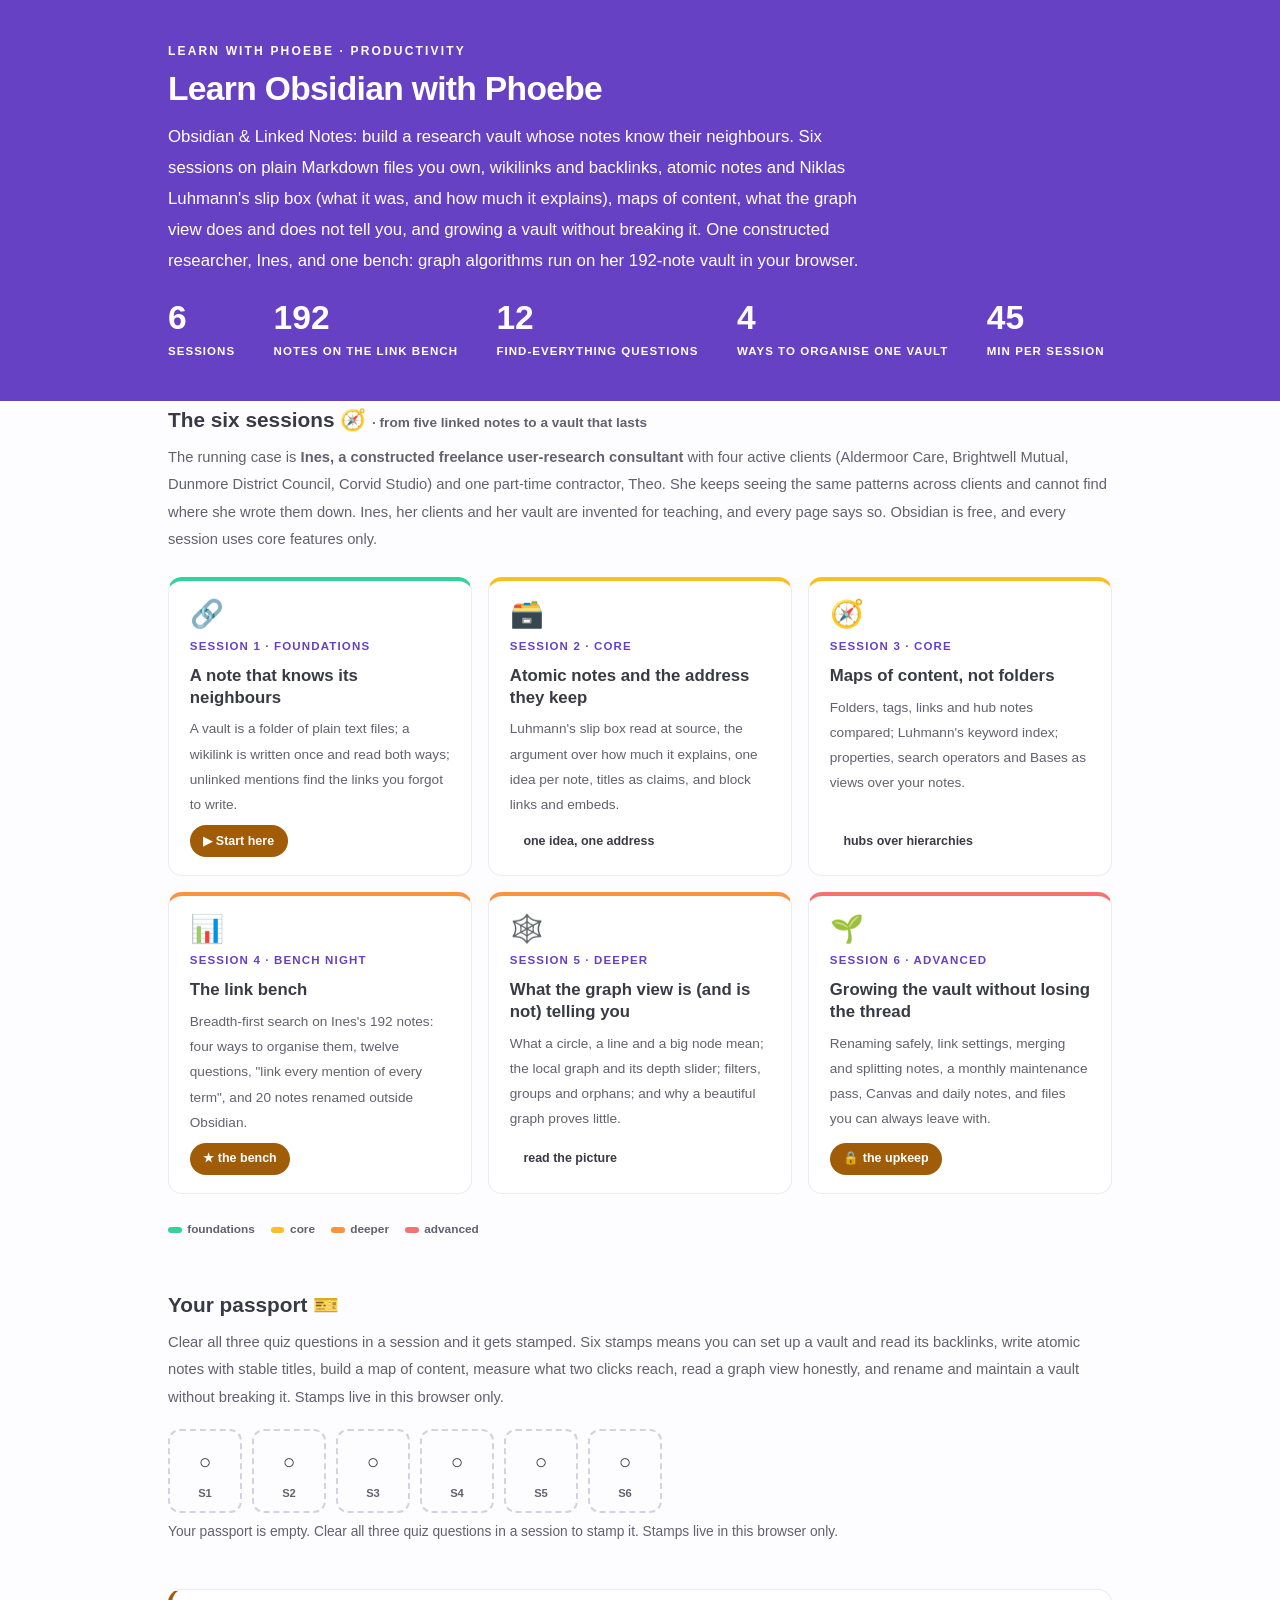
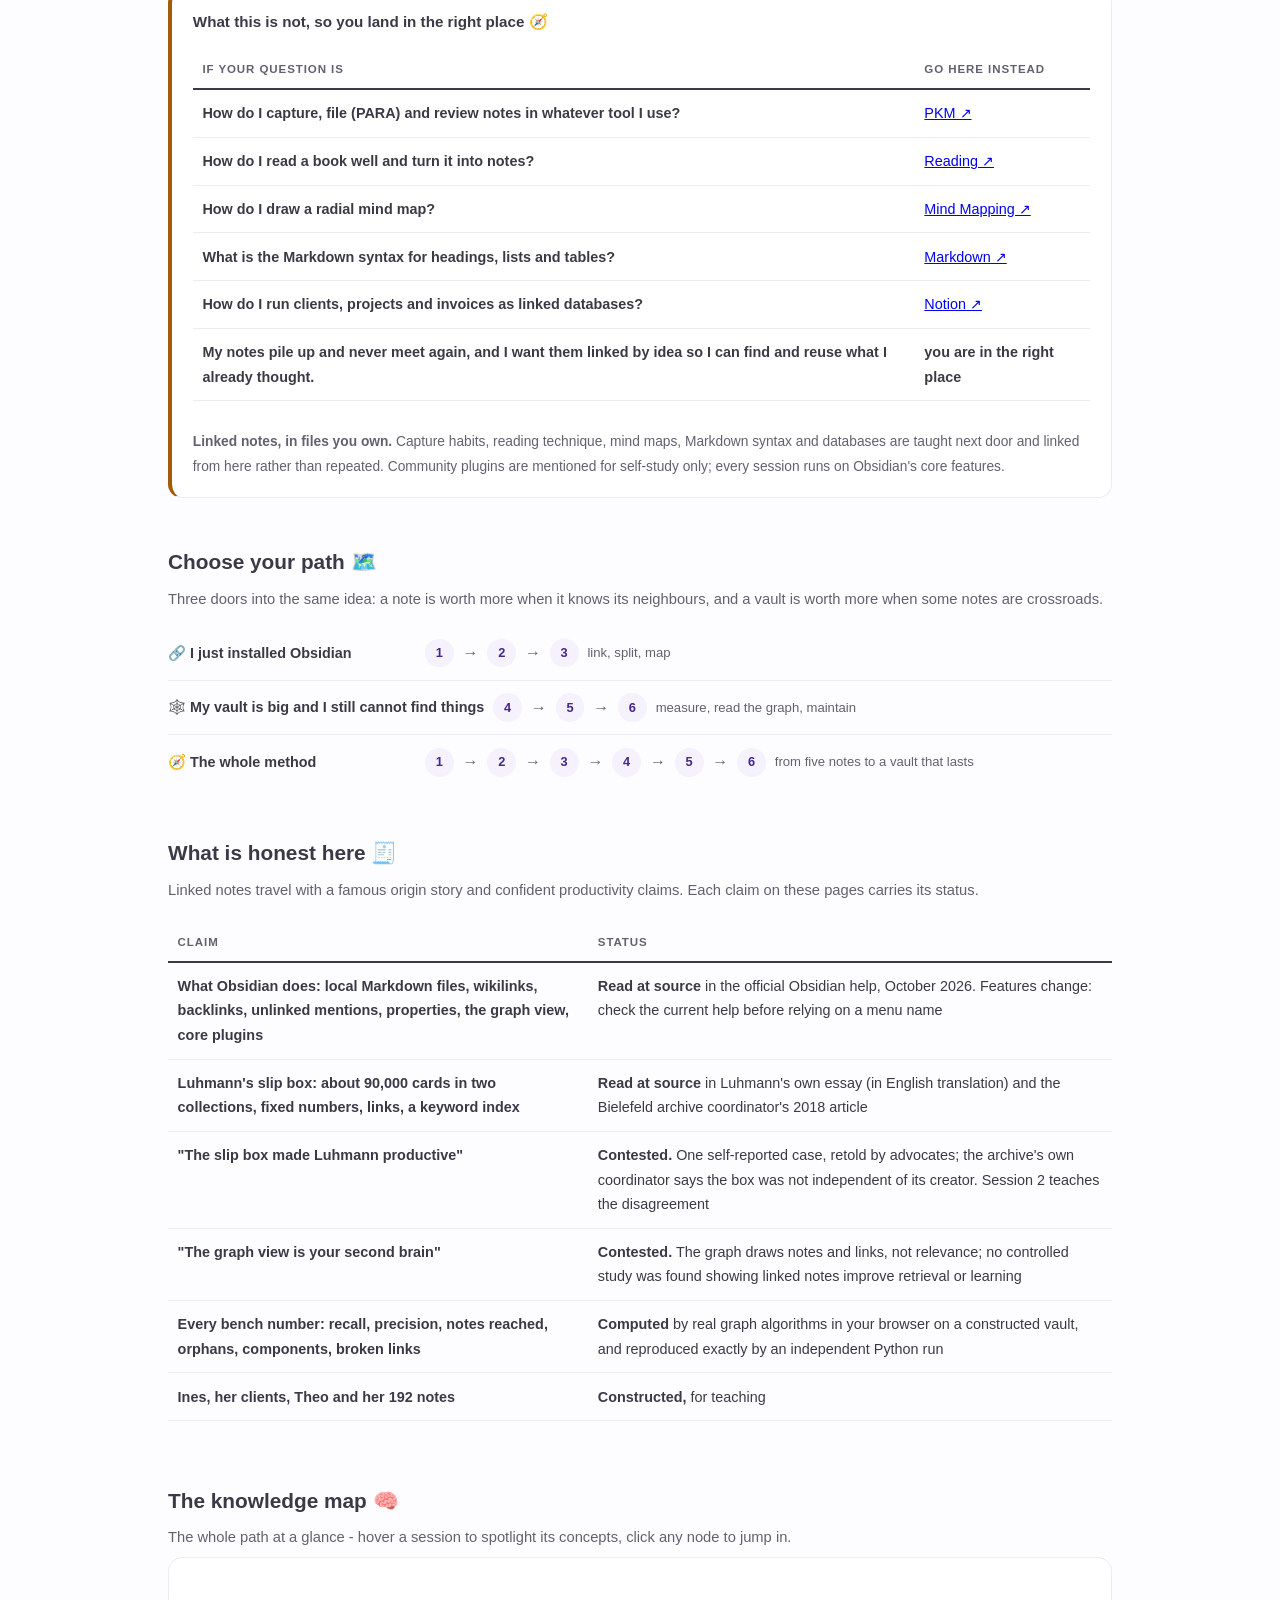
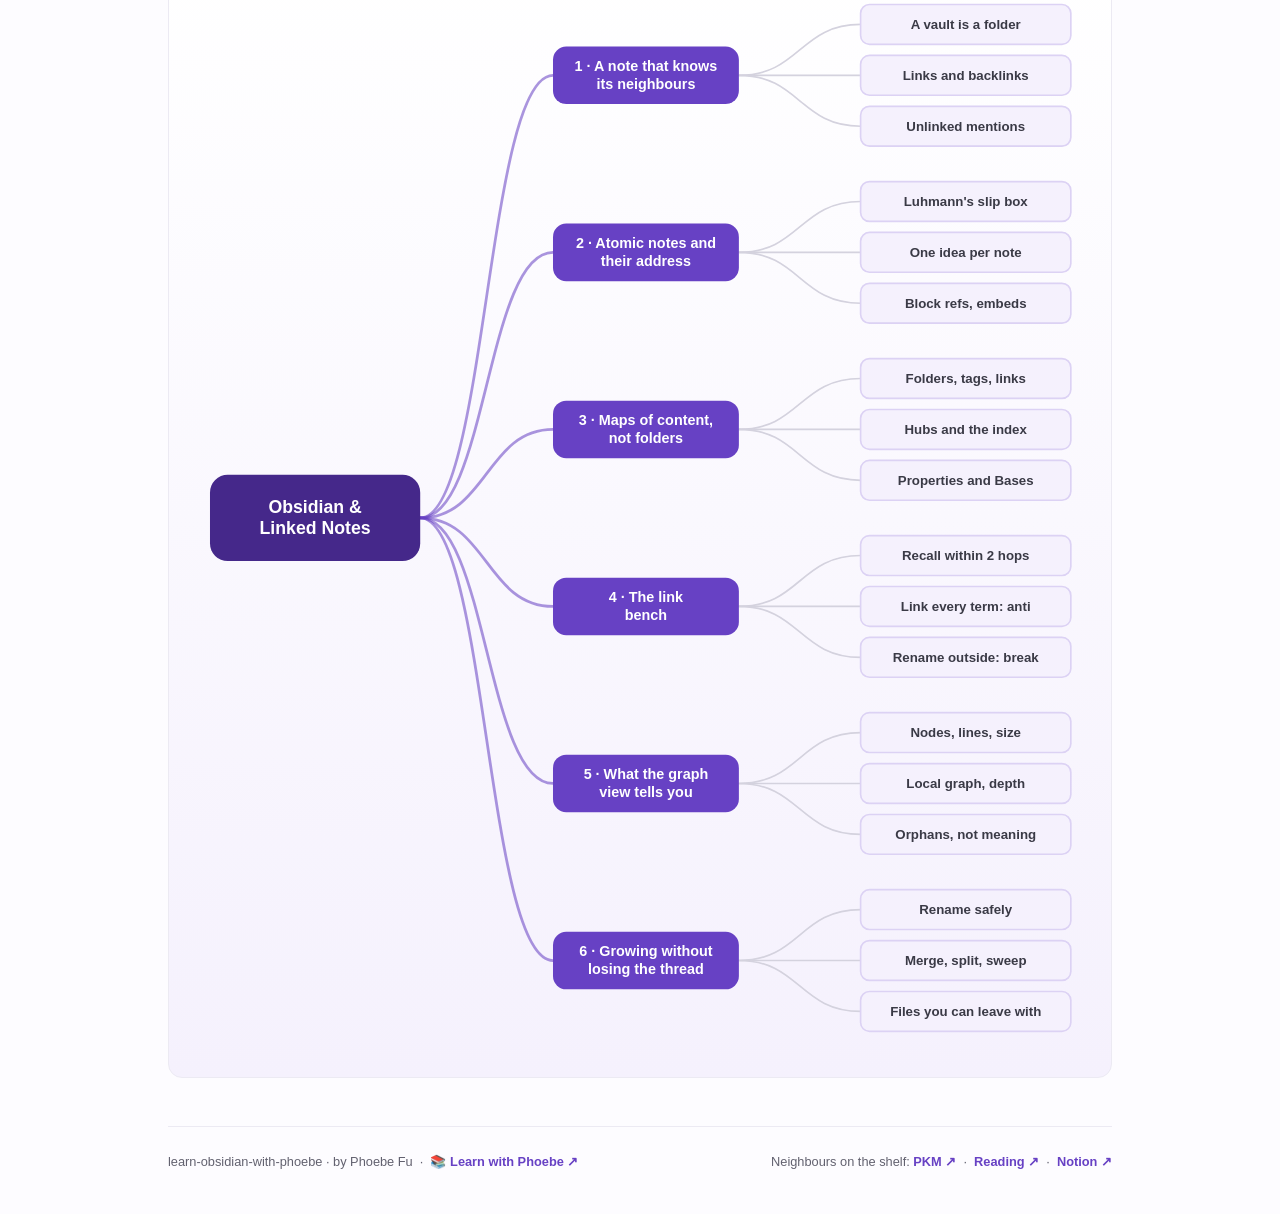
<file: index.html>
<!DOCTYPE html>
<html lang="en">
<head>
<meta charset="UTF-8">
<meta name="viewport" content="width=device-width, initial-scale=1.0">
<!-- social:start -->
<meta name="description" content="Obsidian &amp; Linked Notes: six sessions on building a research vault whose notes know their neighbours. Local Markdown files, wikilinks and backlinks, atomic notes and Luhmann's slip box, maps of content, the graph view read honestly, and renaming and growing a vault safely, with a link bench run in your browser. Free, by Phoebe Fu.">
<meta property="og:type" content="website">
<meta property="og:site_name" content="Learn with Phoebe">
<meta property="og:title" content="Learn Obsidian with Phoebe">
<meta property="og:description" content="Linked notes in files you own. Six sessions, one constructed researcher, and graph algorithms run on her 192-note vault in your browser.">
<meta property="og:url" content="https://phoebefu6.github.io/learn-obsidian-with-phoebe/">
<meta property="og:image" content="https://phoebefu6.github.io/learn-obsidian-with-phoebe/assets/og-cover.png">
<meta property="og:image:width" content="1200">
<meta property="og:image:height" content="630">
<meta name="twitter:card" content="summary_large_image">
<meta name="twitter:title" content="Learn Obsidian with Phoebe">
<meta name="twitter:description" content="Wikilinks, backlinks, atomic notes, maps of content and the graph view, measured on a link bench.">
<meta name="twitter:image" content="https://phoebefu6.github.io/learn-obsidian-with-phoebe/assets/og-cover.png">
<!-- social:end -->
<title>Learn Obsidian with Phoebe</title>
<link rel="stylesheet" href="assets/style.css?v=22">
<style>

  .stats-row { display: flex; gap: 2.4rem; margin-top: 1.5rem; flex-wrap: wrap; }
  .stat b { display: block; font-size: 2.1rem; font-weight: 800; line-height: 1.05; font-variant-numeric: tabular-nums; }
  .stat span { font-size: .72rem; opacity: 1; text-transform: uppercase; letter-spacing: .09em; font-weight: 600; }

  .course-grid { display: grid; grid-template-columns: repeat(auto-fit, minmax(17rem, 1fr)); gap: 1rem; margin-top: 1.5rem; }
  .course-card {
    border: 1px solid var(--hairline);
    border-top: 4px solid var(--diff, var(--indigo));
    border-radius: var(--radius);
    padding: 1.2rem 1.3rem 1.1rem;
    display: flex;
    flex-direction: column;
    gap: .5rem;
    text-decoration: none;
    color: var(--ink);
    background: #fff;
    transition: box-shadow .15s ease, border-color .15s ease, transform .15s ease;
    position: relative;
  }
  .course-card:hover { border-color: var(--indigo-soft); border-top-color: var(--diff, var(--indigo)); box-shadow: 0 8px 28px rgba(var(--shadow-rgb),.16); transform: translateY(-3px); }
  .course-card .cicon { font-size: 1.7rem; line-height: 1; }
  .course-card .cnum { font-size: .72rem; font-weight: 700; color: var(--indigo); text-transform: uppercase; letter-spacing: .1em; }
  .course-card h3 { font-size: 1.05rem; font-weight: 800; line-height: 1.3; }
  .course-card p { font-size: .85rem; color: var(--muted); flex: 1; }
  .course-card .meta { display: flex; gap: .4rem; flex-wrap: wrap; }

  .diff-legend { display: flex; gap: 1rem; margin-top: 1.6rem; font-size: .74rem; color: var(--muted); font-weight: 600; flex-wrap: wrap; }
  .diff-legend i { display: inline-block; width: .85rem; height: .35rem; border-radius: 999px; margin-right: .35rem; vertical-align: middle; }

  .paths { margin-top: 2.6rem; }
  .paths h2 { font-size: 1.3rem; font-weight: 800; margin-bottom: .3rem; }
  .paths .plede { color: var(--muted); font-size: .92rem; margin-bottom: .8rem; }
  .path { display: flex; gap: .55rem; align-items: center; padding: .75rem 0; border-bottom: .5px solid var(--hairline); flex-wrap: wrap; }
  .path:last-child { border-bottom: none; }
  .path b { min-width: 15.5rem; font-size: .9rem; }
  .path .pstep { background: var(--indigo-50); color: var(--indigo-deep); border-radius: 999px; padding: .16rem .68rem; font-weight: 700; font-size: .8rem; text-decoration: none; transition: all .12s ease; }
  .path .pstep:hover { background: var(--indigo); color: #fff; }
  .path .parr { color: var(--muted); font-weight: 700; }

  .mm-section { margin-top: 1.6rem; }
  .mm-section h2 { font-size: 1.3rem; font-weight: 800; margin-bottom: .2rem; }
  .mm-section .mm-lede { color: var(--muted); font-size: .92rem; margin-bottom: .4rem; }
  .mm-wrap { border: 1px solid var(--hairline); border-radius: var(--radius); background: linear-gradient(180deg,#fff,var(--indigo-50)); padding: .6rem; overflow-x: auto; }
  .mm-svg { width: 100%; height: auto; display: block; max-width: 60rem; margin: 0 auto; min-width: 34rem; }
  .mm-link { cursor: pointer; text-decoration: none; }
  .mm-node rect { transition: opacity .15s ease, filter .15s ease; }
  .mm-node text { pointer-events: none; }
  .mm-link:hover .mm-node rect { filter: brightness(1.06); }
  .mm-edge { transition: opacity .15s ease; }

  .not-this { border: 1px solid var(--hairline); border-left: 4px solid var(--clay); border-radius: var(--radius); background: #fff; padding: 1.1rem 1.3rem; margin-top: 1.2rem; }
  .not-this h3 { font-size: .95rem; font-weight: 800; margin-bottom: .5rem; }
</style>
</head>
<body>
<header class="masthead">
  <div class="wrap">
    <div class="eyebrow">Learn with Phoebe · Productivity</div>
    <h1>Learn <span class="accent">Obsidian</span> with Phoebe</h1>
    <p class="sub">Obsidian &amp; Linked Notes: build a research vault whose notes know their neighbours. Six sessions on plain Markdown files you own, wikilinks and backlinks, atomic notes and Niklas Luhmann's slip box (what it was, and how much it explains), maps of content, what the graph view does and does not tell you, and growing a vault without breaking it. One constructed researcher, Ines, and one bench: graph algorithms run on her 192-note vault in your browser.</p>
    <div class="stats-row">
      <div class="stat"><b data-count="6">6</b><span>sessions</span></div>
      <div class="stat"><b data-count="192">192</b><span>notes on the link bench</span></div>
      <div class="stat"><b data-count="12">12</b><span>find-everything questions</span></div>
      <div class="stat"><b data-count="4">4</b><span>ways to organise one vault</span></div>
      <div class="stat"><b data-count="45">45</b><span>min per session</span></div>
    </div>
  </div>
</header>
<main class="wrap">
  <section class="section">
    <div class="paths" style="margin-top:0">
      <h2>The six sessions 🧭 <span style="font-size:.85rem;font-weight:600;color:var(--muted)">· from five linked notes to a vault that lasts</span></h2>
      <p class="plede">The running case is <strong>Ines, a constructed freelance user-research consultant</strong> with four active clients (Aldermoor Care, Brightwell Mutual, Dunmore District Council, Corvid Studio) and one part-time contractor, Theo. She keeps seeing the same patterns across clients and cannot find where she wrote them down. Ines, her clients and her vault are invented for teaching, and every page says so. Obsidian is free, and every session uses core features only.</p>
    </div>
    <div class="course-grid">
      <a class="course-card" href="courses/01-a-note-that-knows-its-neighbours.html" style="--diff:#34D399">
        <span class="cicon">🔗</span>
        <span class="cnum">Session 1 · foundations</span>
        <h3>A note that knows its neighbours</h3>
        <p>A vault is a folder of plain text files; a wikilink is written once and read both ways; unlinked mentions find the links you forgot to write.</p>
        <span class="meta"><span class="pill amber">▶ Start here</span></span>
      </a>
      <a class="course-card" href="courses/02-atomic-notes-and-their-address.html" style="--diff:#FBBF24">
        <span class="cicon">🗃️</span>
        <span class="cnum">Session 2 · core</span>
        <h3>Atomic notes and the address they keep</h3>
        <p>Luhmann's slip box read at source, the argument over how much it explains, one idea per note, titles as claims, and block links and embeds.</p>
        <span class="meta"><span class="pill">one idea, one address</span></span>
      </a>
      <a class="course-card" href="courses/03-maps-of-content-not-folders.html" style="--diff:#FBBF24">
        <span class="cicon">🧭</span>
        <span class="cnum">Session 3 · core</span>
        <h3>Maps of content, not folders</h3>
        <p>Folders, tags, links and hub notes compared; Luhmann's keyword index; properties, search operators and Bases as views over your notes.</p>
        <span class="meta"><span class="pill">hubs over hierarchies</span></span>
      </a>
      <a class="course-card" href="courses/04-the-link-bench.html" style="--diff:#FB923C">
        <span class="cicon">📊</span>
        <span class="cnum">Session 4 · bench night</span>
        <h3>The link bench</h3>
        <p>Breadth-first search on Ines's 192 notes: four ways to organise them, twelve questions, "link every mention of every term", and 20 notes renamed outside Obsidian.</p>
        <span class="meta"><span class="pill amber">★ the bench</span></span>
      </a>
      <a class="course-card" href="courses/05-what-the-graph-view-is-telling-you.html" style="--diff:#FB923C">
        <span class="cicon">🕸️</span>
        <span class="cnum">Session 5 · deeper</span>
        <h3>What the graph view is (and is not) telling you</h3>
        <p>What a circle, a line and a big node mean; the local graph and its depth slider; filters, groups and orphans; and why a beautiful graph proves little.</p>
        <span class="meta"><span class="pill">read the picture</span></span>
      </a>
      <a class="course-card" href="courses/06-growing-the-vault-without-losing-the-thread.html" style="--diff:#F87171">
        <span class="cicon">🌱</span>
        <span class="cnum">Session 6 · advanced</span>
        <h3>Growing the vault without losing the thread</h3>
        <p>Renaming safely, link settings, merging and splitting notes, a monthly maintenance pass, Canvas and daily notes, and files you can always leave with.</p>
        <span class="meta"><span class="pill amber">🔒 the upkeep</span></span>
      </a>
    </div>
    <div class="diff-legend">
      <span><i style="background:#34D399"></i>foundations</span>
      <span><i style="background:#FBBF24"></i>core</span>
      <span><i style="background:#FB923C"></i>deeper</span>
      <span><i style="background:#F87171"></i>advanced</span>
    </div>
  </section>
  <section class="section">
    <div class="paths" style="margin-top:0">
      <h2>Your passport 🎫</h2>
      <p class="plede">Clear all three quiz questions in a session and it gets stamped. Six stamps means you can set up a vault and read its backlinks, write atomic notes with stable titles, build a map of content, measure what two clicks reach, read a graph view honestly, and rename and maintain a vault without breaking it. Stamps live in this browser only.</p>
    </div>
    <div class="pp-strip"></div>
  </section>
  <section class="section">
    <div class="not-this">
      <h3>What this is not, so you land in the right place 🧭</h3>
      <table class="clean">
        <tr><th>If your question is</th><th>Go here instead</th></tr>
        <tr><td>How do I capture, file (PARA) and review notes in whatever tool I use?</td><td><a href="https://phoebefu6.github.io/learn-pkm-with-phoebe/">PKM ↗</a></td></tr>
        <tr><td>How do I read a book well and turn it into notes?</td><td><a href="https://phoebefu6.github.io/learn-reading-with-phoebe/">Reading ↗</a></td></tr>
        <tr><td>How do I draw a radial mind map?</td><td><a href="https://phoebefu6.github.io/learn-mind-mapping-with-phoebe/">Mind Mapping ↗</a></td></tr>
        <tr><td>What is the Markdown syntax for headings, lists and tables?</td><td><a href="https://phoebefu6.github.io/learn-markdown-with-phoebe/">Markdown ↗</a></td></tr>
        <tr><td>How do I run clients, projects and invoices as linked databases?</td><td><a href="https://phoebefu6.github.io/learn-notion-with-phoebe/">Notion ↗</a></td></tr>
        <tr><td><strong>My notes pile up and never meet again, and I want them linked by idea so I can find and reuse what I already thought.</strong></td><td><strong>you are in the right place</strong></td></tr>
      </table>
      <p style="margin-top:.7rem;font-size:.86rem;color:var(--muted)"><strong>Linked notes, in files you own.</strong> Capture habits, reading technique, mind maps, Markdown syntax and databases are taught next door and linked from here rather than repeated. Community plugins are mentioned for self-study only; every session runs on Obsidian's core features.</p>
    </div>
  </section>
  <section class="section">
    <div class="paths">
      <h2>Choose your path 🗺️</h2>
      <p class="plede">Three doors into the same idea: a note is worth more when it knows its neighbours, and a vault is worth more when some notes are crossroads.</p>
      <div class="path"><b>🔗 I just installed Obsidian</b>
        <a class="pstep" href="courses/01-a-note-that-knows-its-neighbours.html">1</a><span class="parr">→</span>
        <a class="pstep" href="courses/02-atomic-notes-and-their-address.html">2</a><span class="parr">→</span>
        <a class="pstep" href="courses/03-maps-of-content-not-folders.html">3</a>
        <span style="font-size:.82rem;color:var(--muted)">link, split, map</span>
      </div>
      <div class="path"><b>🕸️ My vault is big and I still cannot find things</b>
        <a class="pstep" href="courses/04-the-link-bench.html">4</a><span class="parr">→</span>
        <a class="pstep" href="courses/05-what-the-graph-view-is-telling-you.html">5</a><span class="parr">→</span>
        <a class="pstep" href="courses/06-growing-the-vault-without-losing-the-thread.html">6</a>
        <span style="font-size:.82rem;color:var(--muted)">measure, read the graph, maintain</span>
      </div>
      <div class="path"><b>🧭 The whole method</b>
        <a class="pstep" href="courses/01-a-note-that-knows-its-neighbours.html">1</a><span class="parr">→</span>
        <a class="pstep" href="courses/02-atomic-notes-and-their-address.html">2</a><span class="parr">→</span>
        <a class="pstep" href="courses/03-maps-of-content-not-folders.html">3</a><span class="parr">→</span>
        <a class="pstep" href="courses/04-the-link-bench.html">4</a><span class="parr">→</span>
        <a class="pstep" href="courses/05-what-the-graph-view-is-telling-you.html">5</a><span class="parr">→</span>
        <a class="pstep" href="courses/06-growing-the-vault-without-losing-the-thread.html">6</a>
        <span style="font-size:.82rem;color:var(--muted)">from five notes to a vault that lasts</span>
      </div>
    </div>
  </section>
  <section class="section">
    <div class="paths" style="margin-top:0">
      <h2>What is honest here 🧾</h2>
      <p class="plede">Linked notes travel with a famous origin story and confident productivity claims. Each claim on these pages carries its status.</p>
    </div>
    <table class="clean">
      <tr><th>Claim</th><th>Status</th></tr>
      <tr><td>What Obsidian does: local Markdown files, wikilinks, backlinks, unlinked mentions, properties, the graph view, core plugins</td><td><strong>Read at source</strong> in the official Obsidian help, October 2026. Features change: check the current help before relying on a menu name</td></tr>
      <tr><td>Luhmann's slip box: about 90,000 cards in two collections, fixed numbers, links, a keyword index</td><td><strong>Read at source</strong> in Luhmann's own essay (in English translation) and the Bielefeld archive coordinator's 2018 article</td></tr>
      <tr><td>"The slip box made Luhmann productive"</td><td><strong>Contested.</strong> One self-reported case, retold by advocates; the archive's own coordinator says the box was not independent of its creator. Session 2 teaches the disagreement</td></tr>
      <tr><td>"The graph view is your second brain"</td><td><strong>Contested.</strong> The graph draws notes and links, not relevance; no controlled study was found showing linked notes improve retrieval or learning</td></tr>
      <tr><td>Every bench number: recall, precision, notes reached, orphans, components, broken links</td><td><strong>Computed</strong> by real graph algorithms in your browser on a constructed vault, and reproduced exactly by an independent Python run</td></tr>
      <tr><td>Ines, her clients, Theo and her 192 notes</td><td><strong>Constructed,</strong> for teaching</td></tr>
    </table>
  </section>
  <section class="section mm-section">
    <h2>The knowledge map 🧠</h2>
    <p class="mm-lede">The whole path at a glance - hover a session to spotlight its concepts, click any node to jump in.</p>
    <div class="mm-wrap"><div id="mindmap"></div></div>
  </section>
  <footer class="pagefoot">
    <span>learn-obsidian-with-phoebe · by Phoebe Fu &nbsp;·&nbsp; 📚 <a href="https://phoebefu6.github.io/learn-with-phoebe/">Learn with Phoebe ↗</a></span>
    <span>Neighbours on the shelf: <a href="https://phoebefu6.github.io/learn-pkm-with-phoebe/">PKM ↗</a> &nbsp;·&nbsp; <a href="https://phoebefu6.github.io/learn-reading-with-phoebe/">Reading ↗</a> &nbsp;·&nbsp; <a href="https://phoebefu6.github.io/learn-notion-with-phoebe/">Notion ↗</a></span>
  </footer>
</main>
<script>
window.MINDMAP_DATA = {
 "title": "Obsidian &\nLinked Notes",
 "centerColor": "#45288A",
 "sessions": [
  {
   "label": "A note that knows\nits neighbours",
   "href": "courses/01-a-note-that-knows-its-neighbours.html",
   "color": "#34D399",
   "concepts": [
    {
     "label": "A vault is a folder",
     "href": "courses/01-a-note-that-knows-its-neighbours.html"
    },
    {
     "label": "Links and backlinks",
     "href": "courses/01-a-note-that-knows-its-neighbours.html"
    },
    {
     "label": "Unlinked mentions",
     "href": "courses/01-a-note-that-knows-its-neighbours.html"
    }
   ]
  },
  {
   "label": "Atomic notes and\ntheir address",
   "href": "courses/02-atomic-notes-and-their-address.html",
   "color": "#FBBF24",
   "concepts": [
    {
     "label": "Luhmann's slip box",
     "href": "courses/02-atomic-notes-and-their-address.html"
    },
    {
     "label": "One idea per note",
     "href": "courses/02-atomic-notes-and-their-address.html"
    },
    {
     "label": "Block refs, embeds",
     "href": "courses/02-atomic-notes-and-their-address.html"
    }
   ]
  },
  {
   "label": "Maps of content,\nnot folders",
   "href": "courses/03-maps-of-content-not-folders.html",
   "color": "#FBBF24",
   "concepts": [
    {
     "label": "Folders, tags, links",
     "href": "courses/03-maps-of-content-not-folders.html"
    },
    {
     "label": "Hubs and the index",
     "href": "courses/03-maps-of-content-not-folders.html"
    },
    {
     "label": "Properties and Bases",
     "href": "courses/03-maps-of-content-not-folders.html"
    }
   ]
  },
  {
   "label": "The link\nbench",
   "href": "courses/04-the-link-bench.html",
   "color": "#FB923C",
   "concepts": [
    {
     "label": "Recall within 2 hops",
     "href": "courses/04-the-link-bench.html"
    },
    {
     "label": "Link every term: anti",
     "href": "courses/04-the-link-bench.html"
    },
    {
     "label": "Rename outside: break",
     "href": "courses/04-the-link-bench.html"
    }
   ]
  },
  {
   "label": "What the graph\nview tells you",
   "href": "courses/05-what-the-graph-view-is-telling-you.html",
   "color": "#FB923C",
   "concepts": [
    {
     "label": "Nodes, lines, size",
     "href": "courses/05-what-the-graph-view-is-telling-you.html"
    },
    {
     "label": "Local graph, depth",
     "href": "courses/05-what-the-graph-view-is-telling-you.html"
    },
    {
     "label": "Orphans, not meaning",
     "href": "courses/05-what-the-graph-view-is-telling-you.html"
    }
   ]
  },
  {
   "label": "Growing without\nlosing the thread",
   "href": "courses/06-growing-the-vault-without-losing-the-thread.html",
   "color": "#F87171",
   "concepts": [
    {
     "label": "Rename safely",
     "href": "courses/06-growing-the-vault-without-losing-the-thread.html"
    },
    {
     "label": "Merge, split, sweep",
     "href": "courses/06-growing-the-vault-without-losing-the-thread.html"
    },
    {
     "label": "Files you can leave with",
     "href": "courses/06-growing-the-vault-without-losing-the-thread.html"
    }
   ]
  }
 ]
};
</script>
<script src="assets/mindmap.js?v=1"></script>
<script src="assets/app.js?v=19"></script>
</body>
</html>
</file>
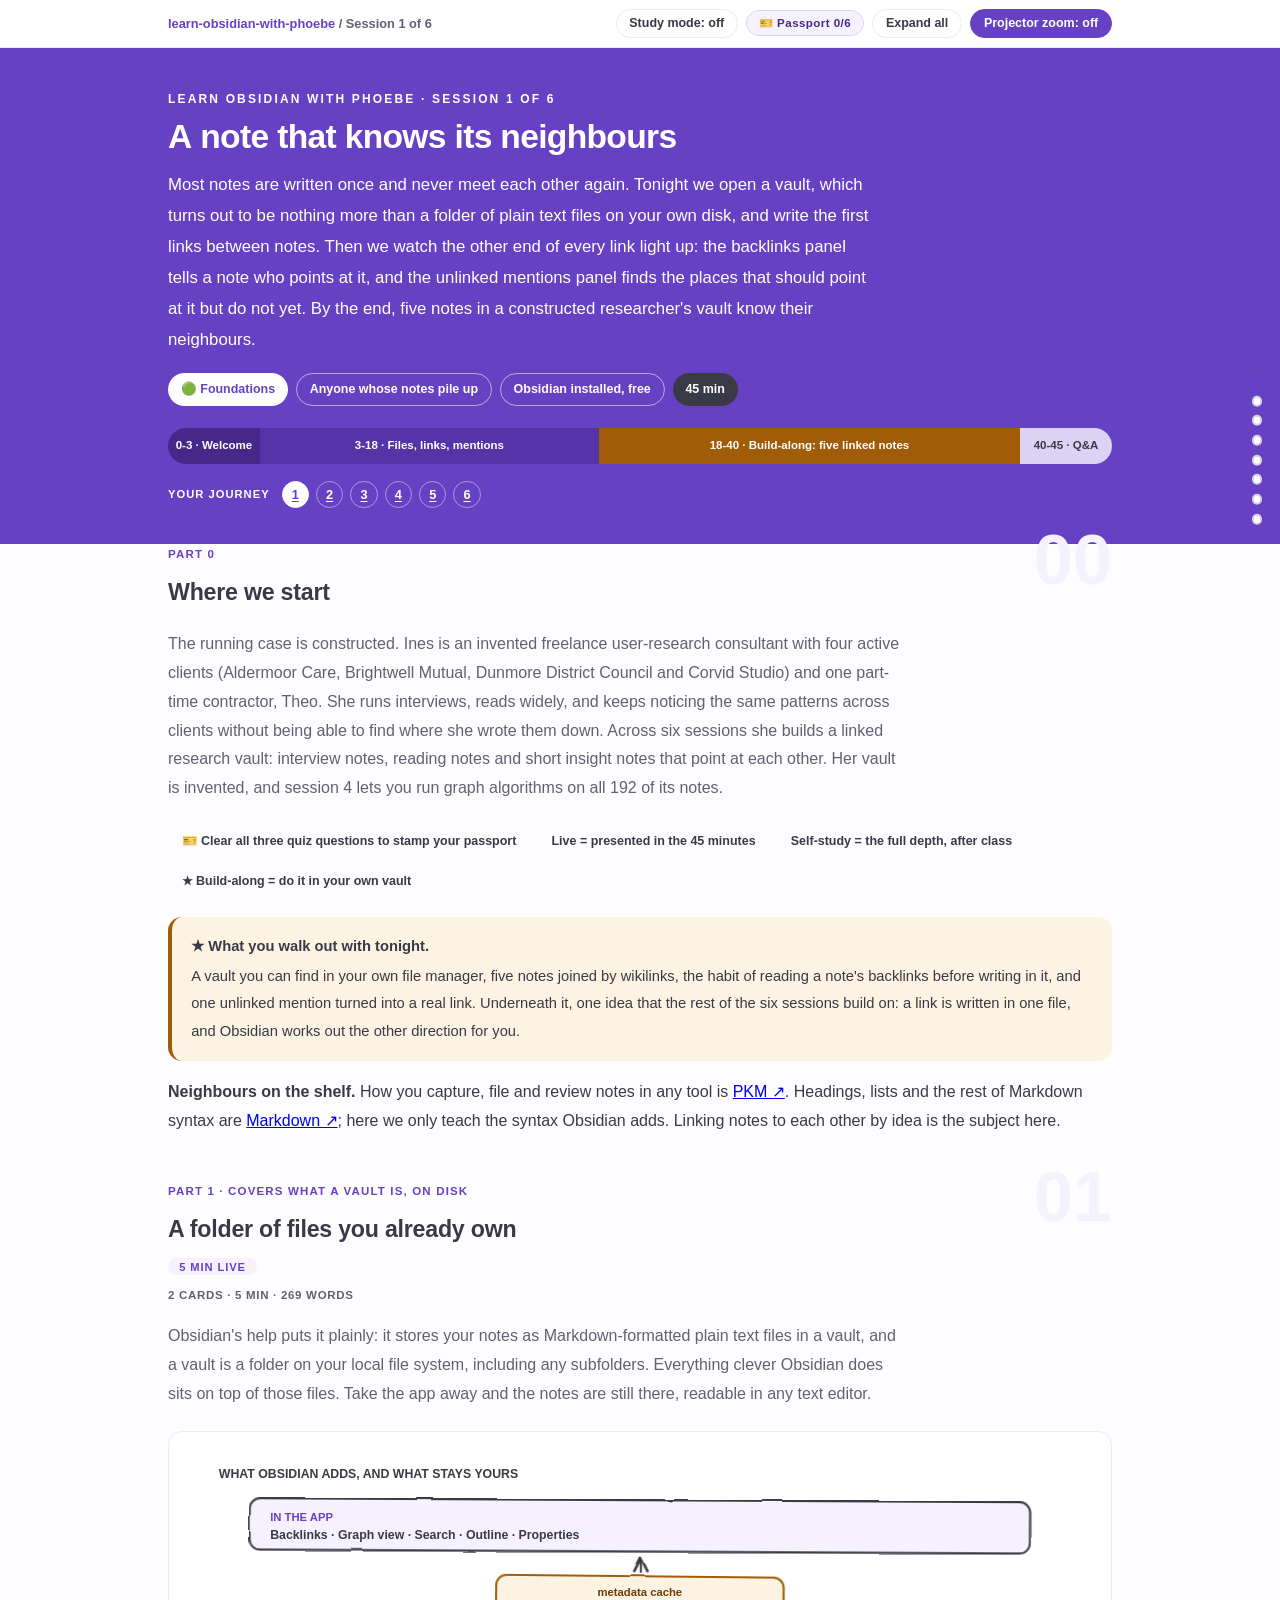
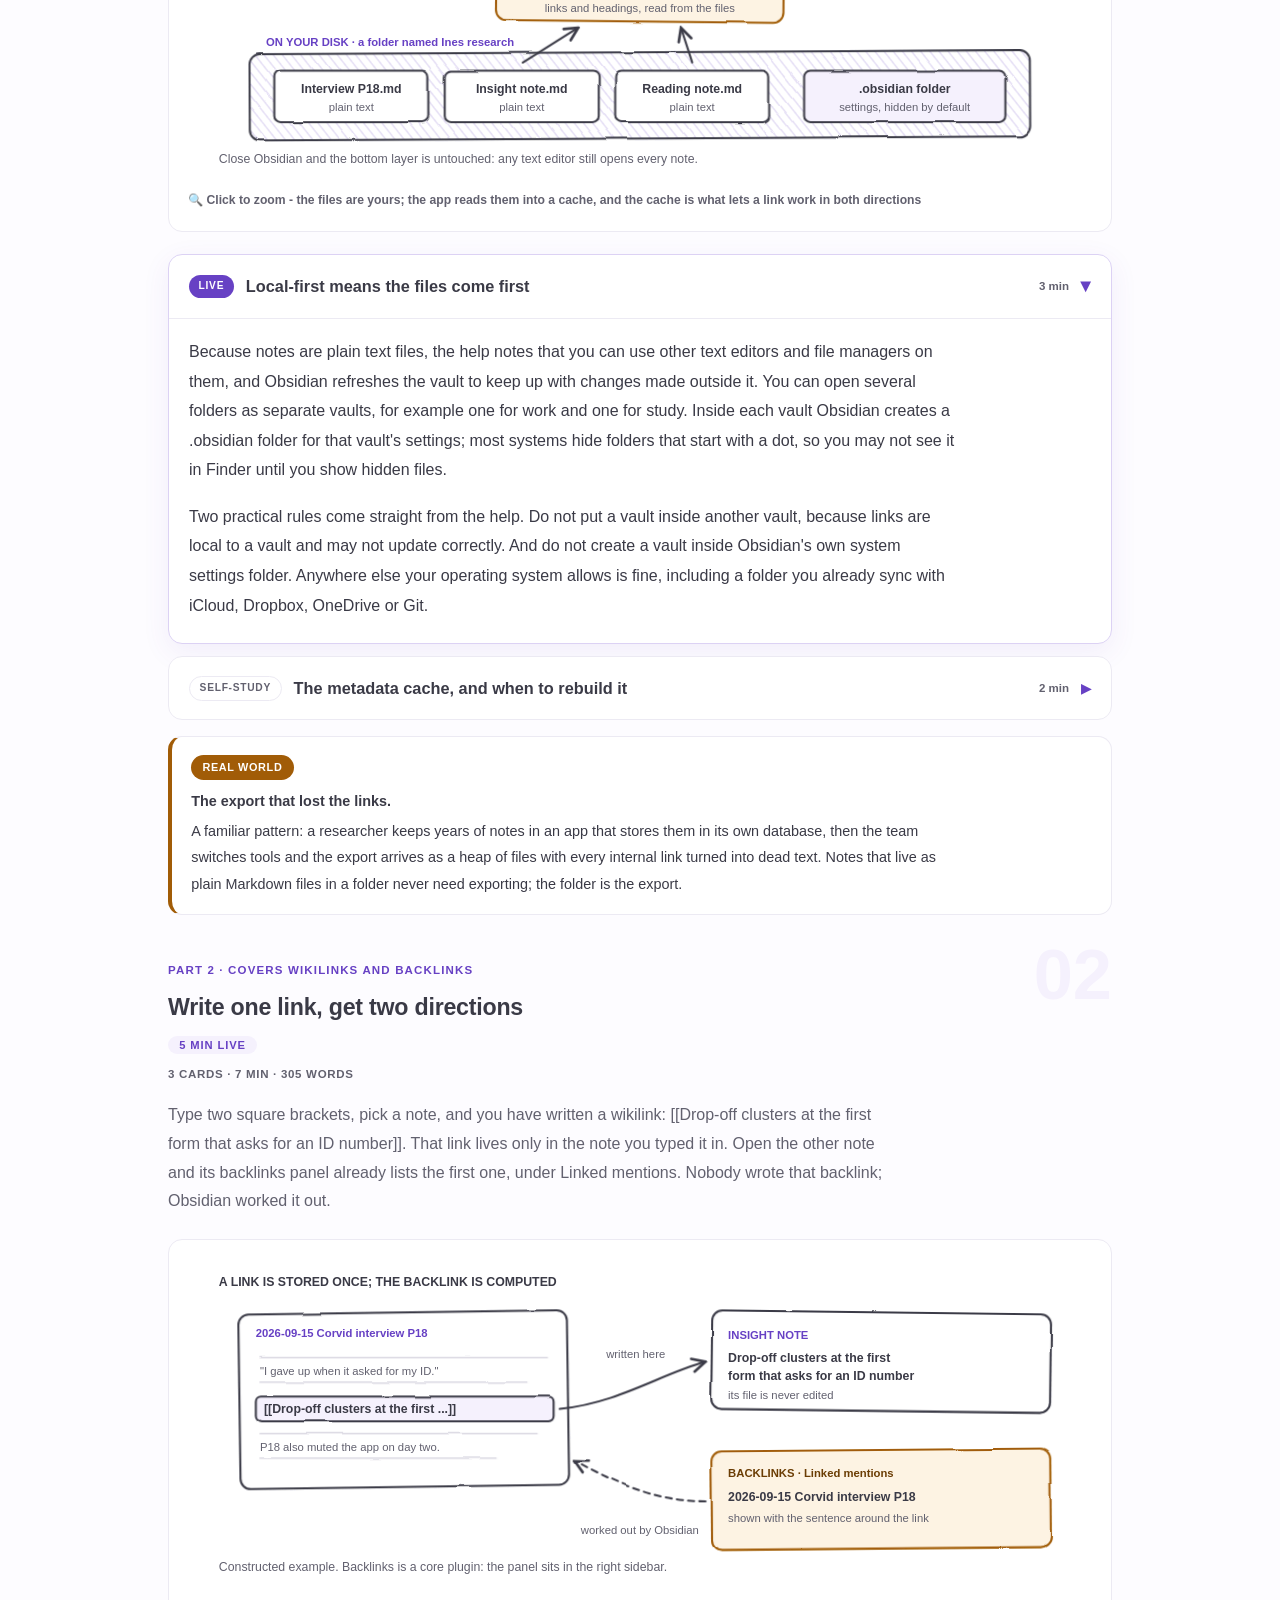
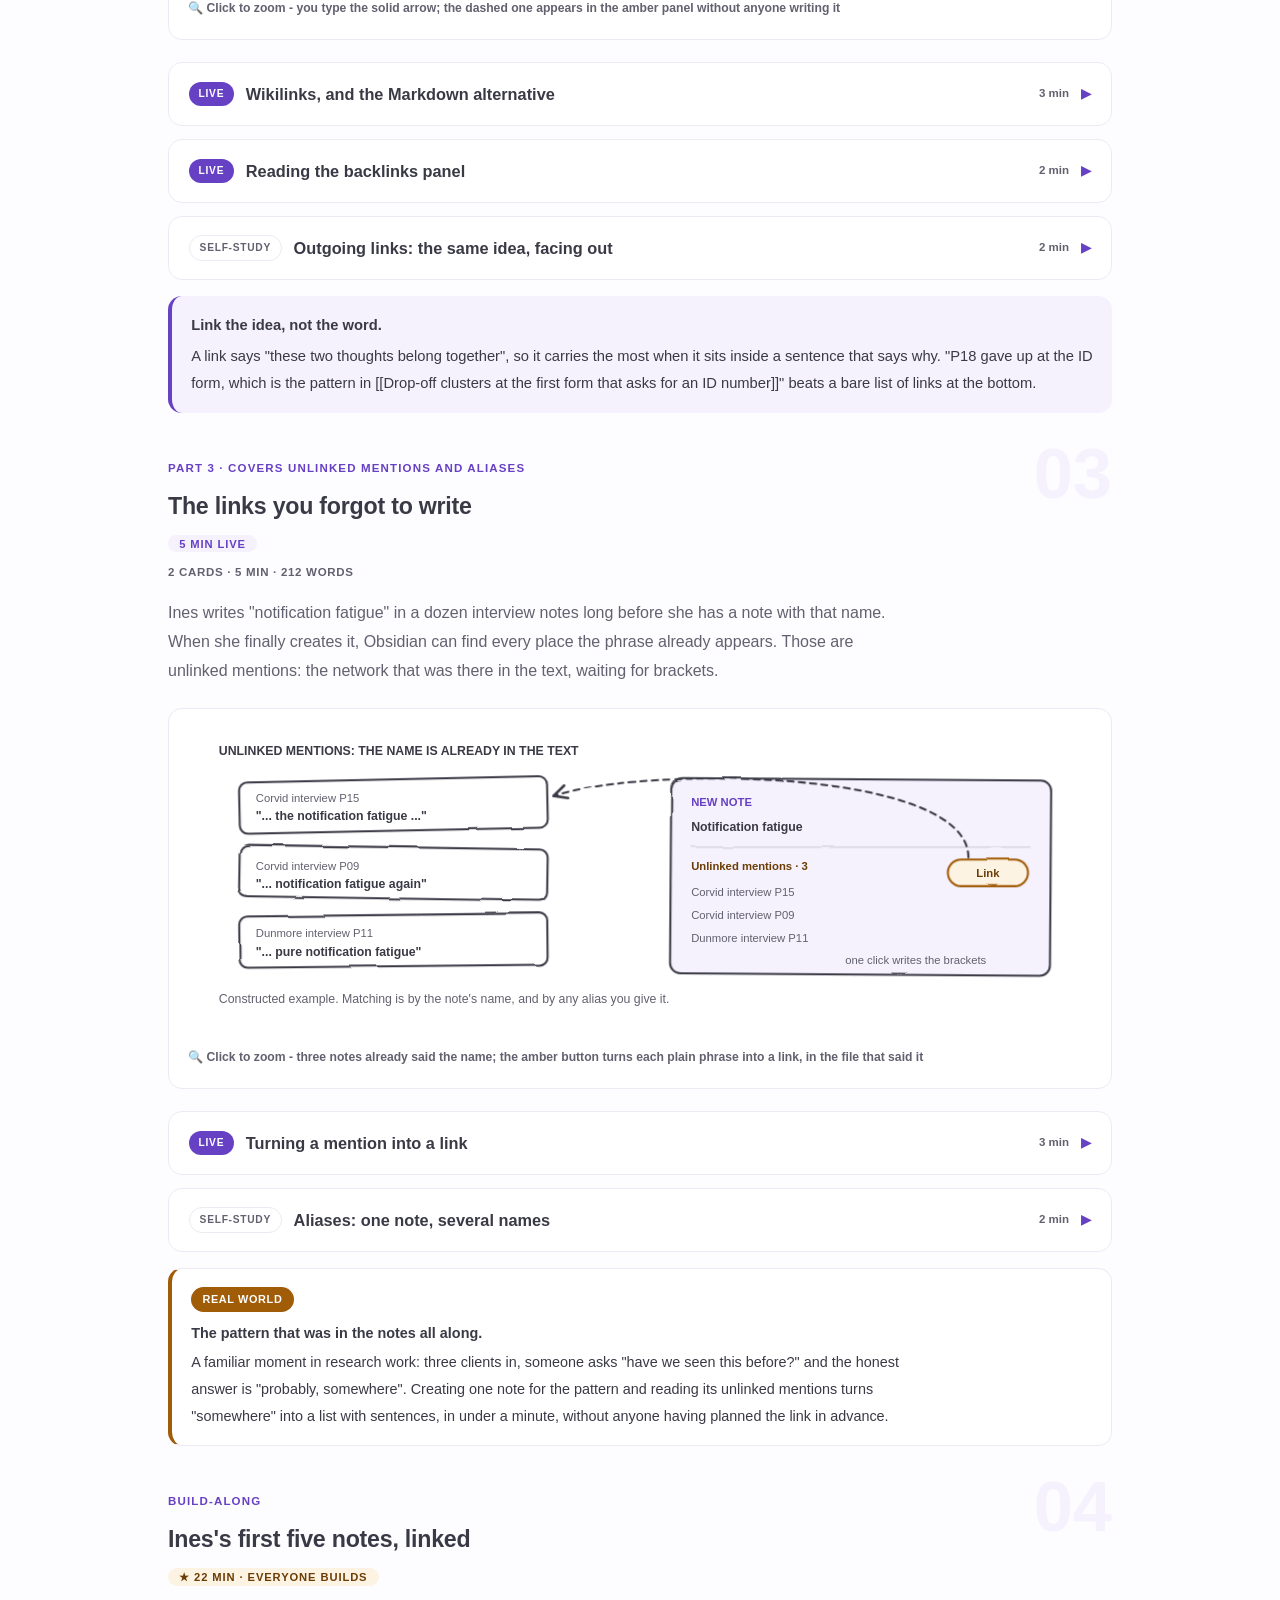
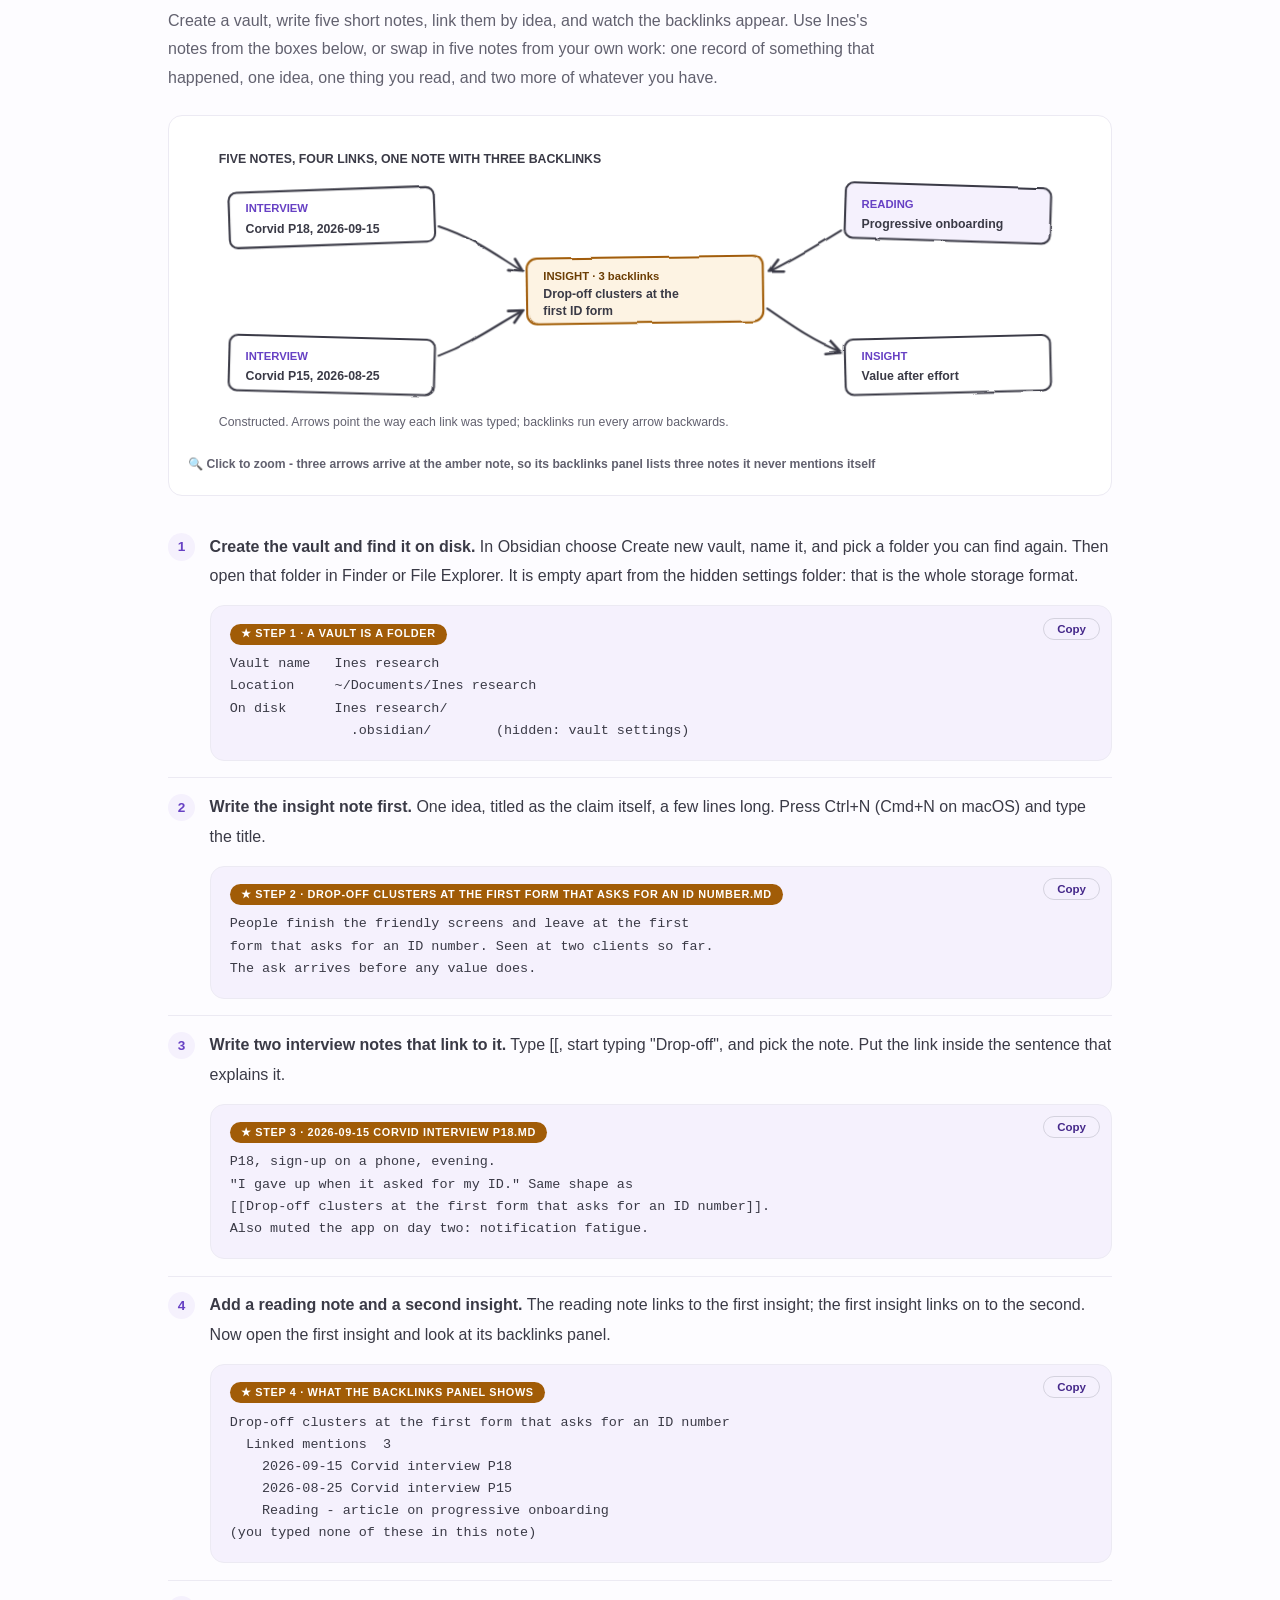
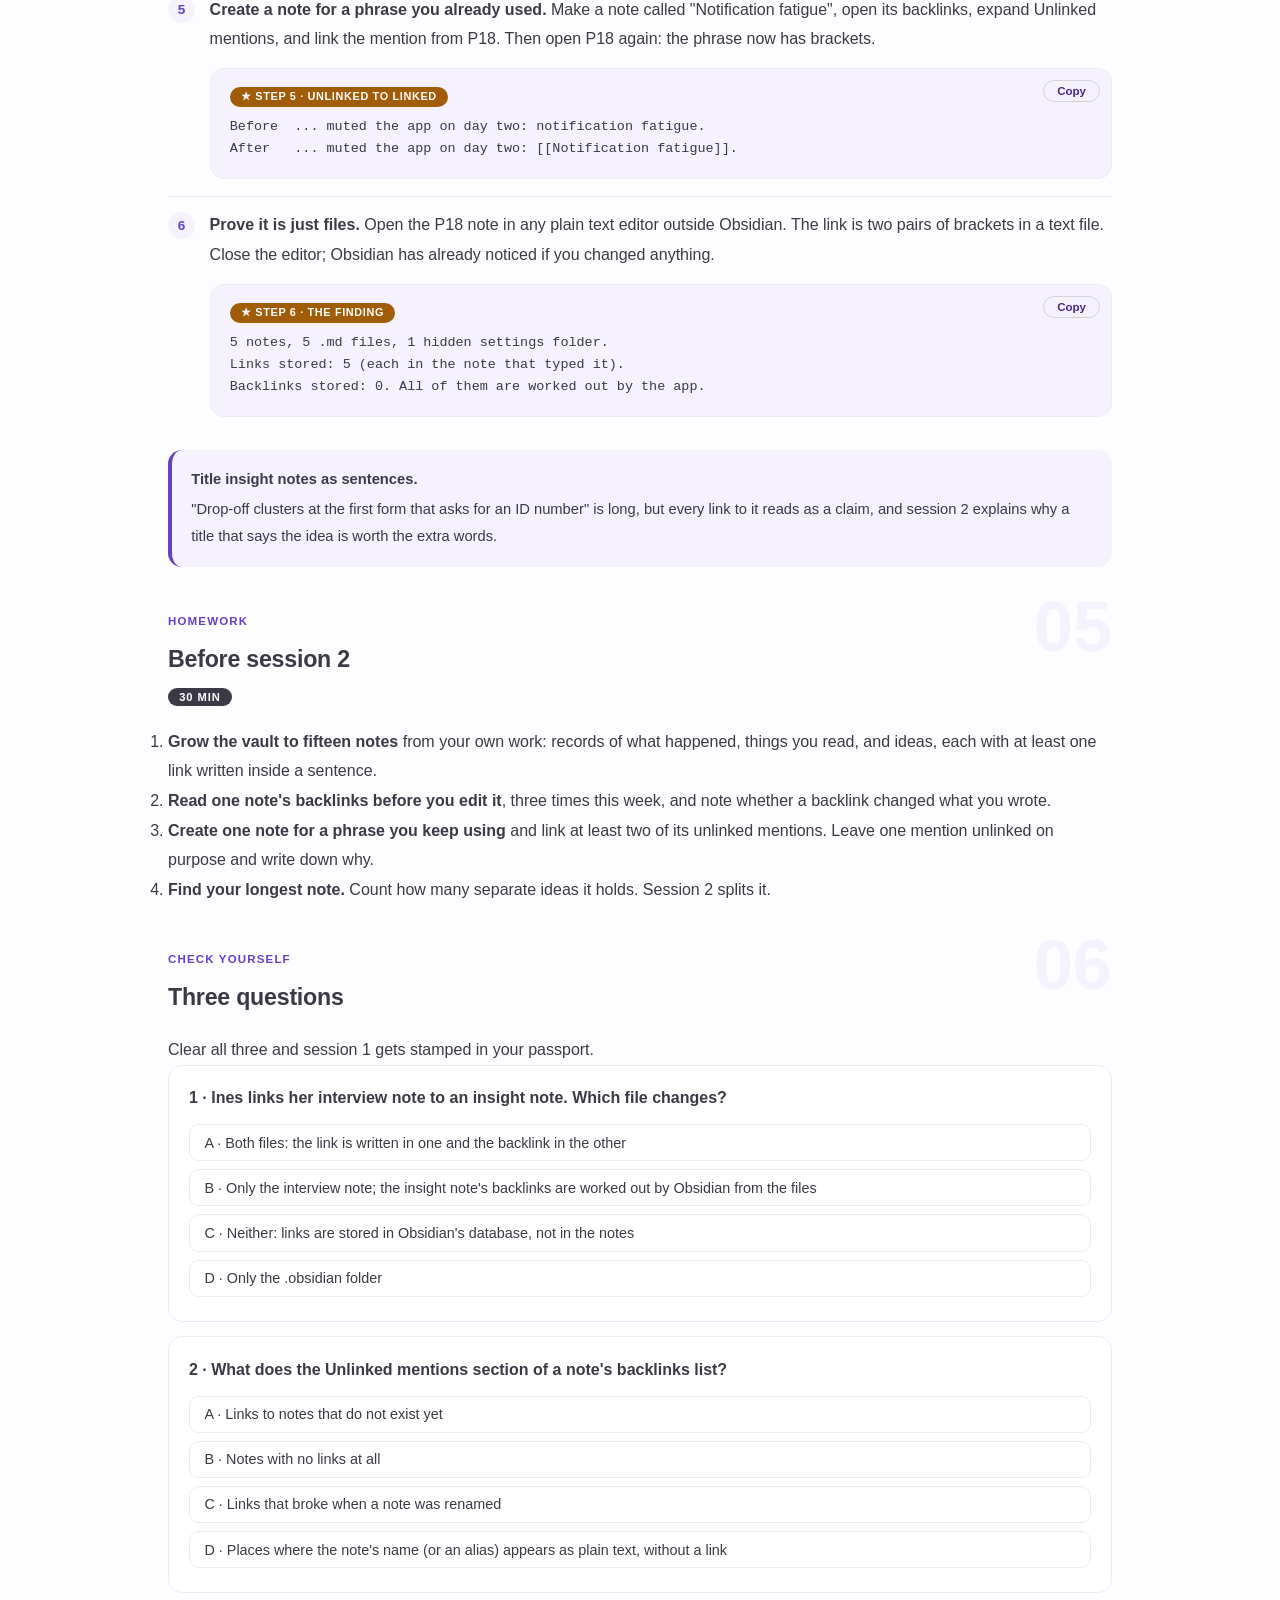
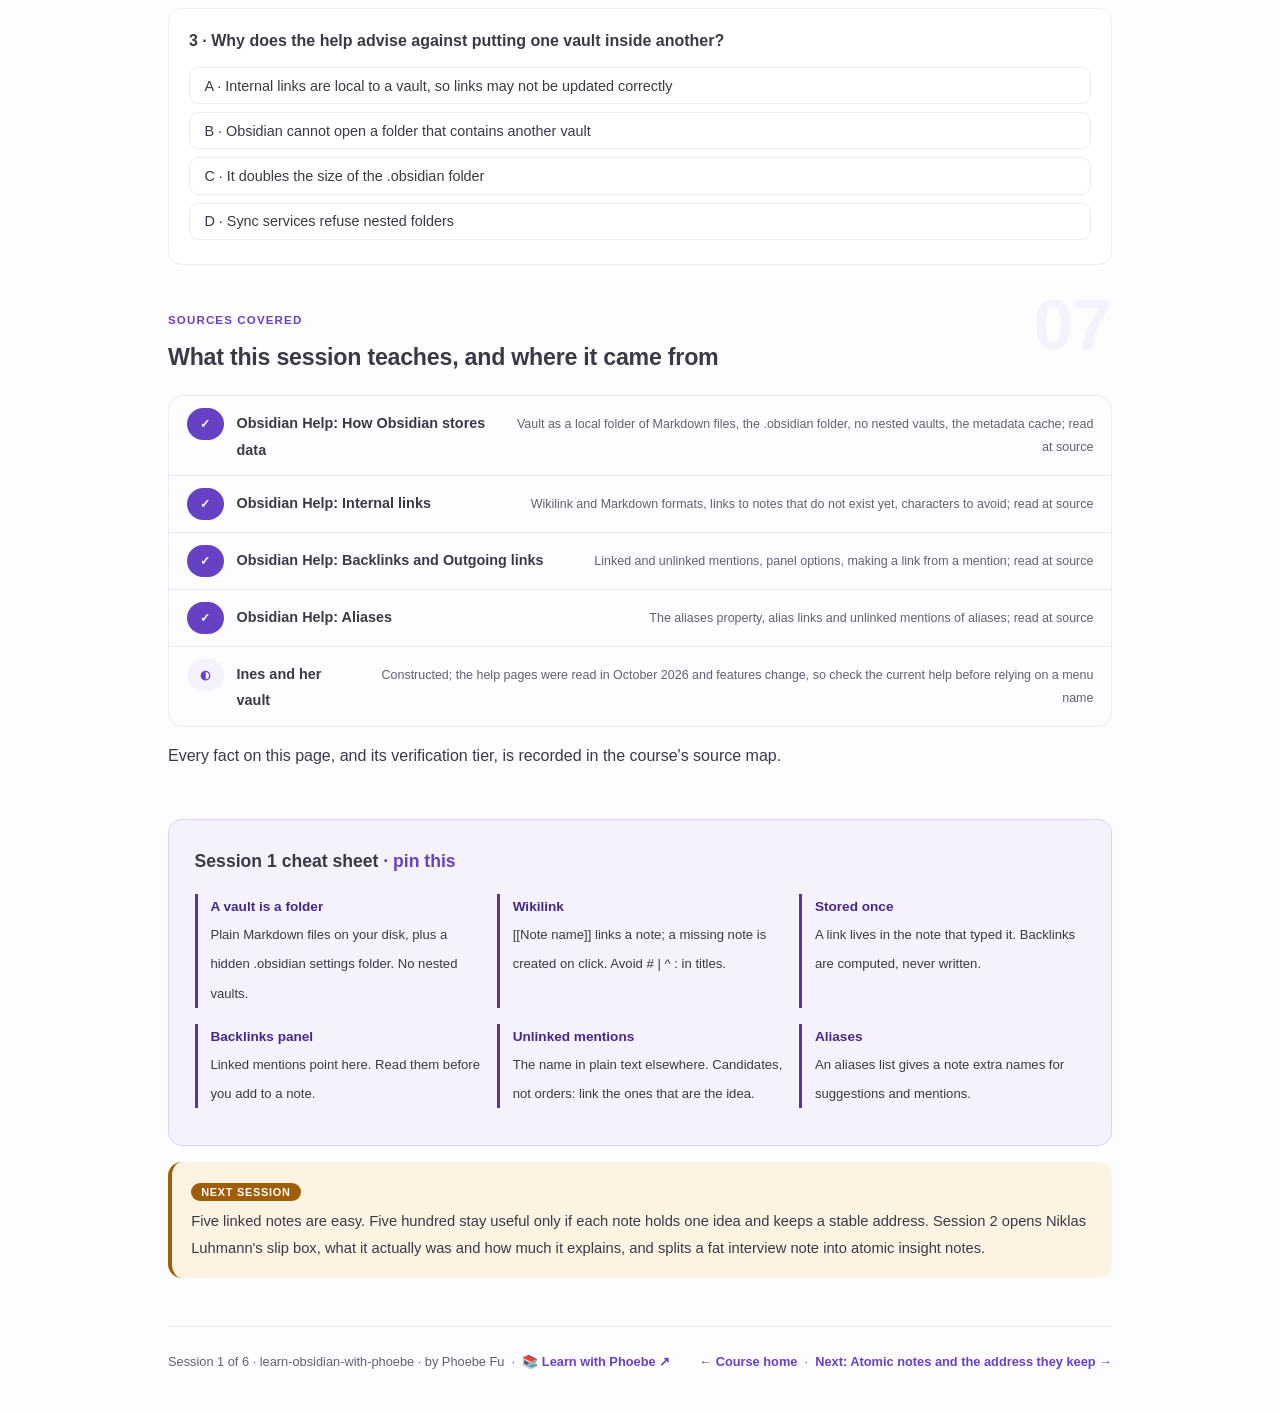
<file: courses/01-a-note-that-knows-its-neighbours.html>
<!DOCTYPE html>
<html lang="en">
<head>
<meta charset="UTF-8">
<meta name="viewport" content="width=device-width, initial-scale=1.0">
<!-- social:start -->
<meta name="description" content="Session 1 of 6. A vault is a folder of plain Markdown files on your own disk. Write a wikilink in one note and Obsidian shows the other note who points at it: backlinks, linked and unlinked mentions, built on files you own.">
<meta property="og:type" content="article">
<meta property="og:site_name" content="Learn with Phoebe">
<meta property="og:title" content="A note that knows its neighbours - learn obsidian with phoebe">
<meta property="og:description" content="Session 1 of 6. Local files, wikilinks, backlinks and unlinked mentions: a note that knows who points at it.">
<meta property="og:url" content="https://phoebefu6.github.io/learn-obsidian-with-phoebe/courses/01-a-note-that-knows-its-neighbours.html">
<meta property="og:image" content="https://phoebefu6.github.io/learn-obsidian-with-phoebe/assets/og-cover.png">
<meta property="og:image:width" content="1200">
<meta property="og:image:height" content="630">
<meta name="twitter:card" content="summary_large_image">
<meta name="twitter:title" content="A note that knows its neighbours - learn obsidian with phoebe">
<meta name="twitter:description" content="Session 1 of 6. Local files, wikilinks, backlinks and unlinked mentions.">
<meta name="twitter:image" content="https://phoebefu6.github.io/learn-obsidian-with-phoebe/assets/og-cover.png">
<!-- social:end -->
<title>Session 1 · A note that knows its neighbours - learn obsidian with phoebe</title>
<link rel="stylesheet" href="../assets/style.css?v=21">
</head>
<body>

<div class="toolbar">
  <div class="wrap">
    <span class="crumb"><a href="../index.html">learn-obsidian-with-phoebe</a> / Session 1 of 6</span>
    <button class="btn" id="toggle-all" type="button">Expand all</button>
    <button class="btn primary" id="zoom-toggle" type="button">Projector zoom: off</button>
  </div>
</div>

<header class="masthead">
  <div class="wrap">
    <div class="eyebrow">Learn Obsidian with Phoebe · Session 1 of 6</div>
    <h1>A note that knows its <span class="accent">neighbours</span></h1>
    <p class="sub">Most notes are written once and never meet each other again. Tonight we open a vault, which turns out to be nothing more than a folder of plain text files on your own disk, and write the first links between notes. Then we watch the other end of every link light up: the backlinks panel tells a note who points at it, and the unlinked mentions panel finds the places that should point at it but do not yet. By the end, five notes in a constructed researcher's vault know their neighbours.</p>
    <div class="chip-row">
      <span class="chip level">🟢 Foundations</span>
      <span class="chip audience">Anyone whose notes pile up</span>
      <span class="chip audience">Obsidian installed, free</span>
      <span class="chip time">45 min</span>
    </div>
    <div class="agenda">
      <span class="a1" style="flex:1">0-3 · Welcome</span>
      <span class="a2" style="flex:4">3-18 · Files, links, mentions</span>
      <span class="a3" style="flex:5">18-40 · Build-along: five linked notes</span>
      <span class="a4" style="flex:1">40-45 · Q&amp;A</span>
    </div>
  </div>
</header>

<main class="wrap">

  <section class="section" id="intro">
    <div class="section-kicker">
      <span class="klabel">Part 0</span>
      <h2>Where we start</h2>
    </div>
    <p class="lede">The running case is constructed. Ines is an invented freelance user-research consultant with four active clients (Aldermoor Care, Brightwell Mutual, Dunmore District Council and Corvid Studio) and one part-time contractor, Theo. She runs interviews, reads widely, and keeps noticing the same patterns across clients without being able to find where she wrote them down. Across six sessions she builds a linked research vault: interview notes, reading notes and short insight notes that point at each other. Her vault is invented, and session 4 lets you run graph algorithms on all 192 of its notes.</p>

    <div class="legend">
      <span class="pill">🎫 Clear all three quiz questions to stamp your passport</span>
      <span class="pill">Live = presented in the 45 minutes</span>
      <span class="pill">Self-study = the full depth, after class</span>
      <span class="pill">★ Build-along = do it in your own vault</span>
    </div>

    <div class="callout win">
      <p><strong>★ What you walk out with tonight.</strong> A vault you can find in your own file manager, five notes joined by wikilinks, the habit of reading a note's backlinks before writing in it, and one unlinked mention turned into a real link. Underneath it, one idea that the rest of the six sessions build on: a link is written in one file, and Obsidian works out the other direction for you.</p>
    </div>

    <p><strong>Neighbours on the shelf.</strong> How you capture, file and review notes in any tool is <a href="https://phoebefu6.github.io/learn-pkm-with-phoebe/">PKM ↗</a>. Headings, lists and the rest of Markdown syntax are <a href="https://phoebefu6.github.io/learn-markdown-with-phoebe/">Markdown ↗</a>; here we only teach the syntax Obsidian adds. Linking notes to each other by idea is the subject here.</p>
  </section>

  <section class="section" id="part-1">
    <div class="section-kicker">
      <span class="klabel">Part 1 · covers what a vault is, on disk</span>
      <h2>A folder of files you already own</h2>
      <span class="tag concept">5 min live</span>
    </div>
    <p class="lede">Obsidian's help puts it plainly: it stores your notes as Markdown-formatted plain text files in a vault, and a vault is a folder on your local file system, including any subfolders. Everything clever Obsidian does sits on top of those files. Take the app away and the notes are still there, readable in any text editor.</p>

    <figure class="zoomable">
      <svg viewBox="0 0 880 320" xmlns="http://www.w3.org/2000/svg" role="img" aria-label="Two layers. The bottom layer is a folder on your disk named Ines research, holding plain Markdown files and a hidden .obsidian settings folder; any text editor can open the files. The top layer is Obsidian, which reads the files into a metadata cache and from it draws backlinks, the graph view, search and the outline. Arrows go up from files to cache to features. The metadata cache is highlighted in amber as the piece that makes links work both ways.">
        <defs>
          <filter id="o1aSk" x="-3%" y="-3%" width="106%" height="106%"><feTurbulence type="fractalNoise" baseFrequency="0.02" numOctaves="2" seed="11" result="n"/><feDisplacementMap in="SourceGraphic" in2="n" scale="2.4" xChannelSelector="R" yChannelSelector="G"/></filter>
          <pattern id="o1aHc" patternUnits="userSpaceOnUse" width="7" height="7" patternTransform="rotate(-38)"><line x1="0" y1="0" x2="0" y2="7" stroke="#6741C4" stroke-width="1" opacity=".5"/></pattern>
          <marker id="o1aAr" viewBox="0 0 10 10" refX="9" refY="5" markerWidth="8" markerHeight="8" orient="auto"><path d="M1 1 L9 5 L1 9" fill="none" stroke="#3A3A46" stroke-width="1.6" stroke-linecap="round"/></marker>
        </defs>
        <style>
          .o1aH { font: 800 12px Inter, sans-serif; fill: #3A3A46; }
          .o1aL { font: 600 12px Inter, sans-serif; fill: #3A3A46; }
          .o1aS { font: 400 11px Inter, sans-serif; fill: #62616F; }
          .o1aB { font: 800 11px Inter, sans-serif; fill: #6B3D04; }
          .o1aA { font: 700 11px Inter, sans-serif; fill: #6741C4; }
          .o1aN { font: 400 12px Inter, sans-serif; fill: #62616F; }
        </style>

        <text class="o1aH" x="30" y="26">WHAT OBSIDIAN ADDS, AND WHAT STAYS YOURS</text>

        <g filter="url(#o1aSk)" fill="none" stroke="#3A3A46" stroke-width="2" stroke-linecap="round" stroke-linejoin="round">
          <rect x="60" y="196" width="760" height="84" rx="10" transform="rotate(-0.3 440 238)" fill="url(#o1aHc)"/>
          <rect x="84" y="214" width="150" height="50" rx="6" fill="#FFFFFF"/>
          <rect x="250" y="214" width="150" height="50" rx="6" fill="#FFFFFF"/>
          <rect x="416" y="214" width="150" height="50" rx="6" fill="#FFFFFF"/>
          <rect x="600" y="214" width="196" height="50" rx="6" fill="#F5F1FD"/>
          <rect x="300" y="122" width="280" height="44" rx="10" transform="rotate(0.6 440 144)" fill="#FDF3E3" stroke="#A15C07"/>
          <rect x="60" y="48" width="760" height="50" rx="10" transform="rotate(0.3 440 73)" fill="#F5F1FD"/>
          <path d="M326 206 L380 172" marker-end="url(#o1aAr)"/>
          <path d="M491 206 L480 172" marker-end="url(#o1aAr)"/>
          <path d="M440 118 L440 104" marker-end="url(#o1aAr)"/>
        </g>

        <text class="o1aA" x="76" y="190">ON YOUR DISK · a folder named Ines research</text>
        <text class="o1aL" x="159" y="236" text-anchor="middle">Interview P18.md</text>
        <text class="o1aS" x="159" y="253" text-anchor="middle">plain text</text>
        <text class="o1aL" x="325" y="236" text-anchor="middle">Insight note.md</text>
        <text class="o1aS" x="325" y="253" text-anchor="middle">plain text</text>
        <text class="o1aL" x="491" y="236" text-anchor="middle">Reading note.md</text>
        <text class="o1aS" x="491" y="253" text-anchor="middle">plain text</text>
        <text class="o1aL" x="698" y="236" text-anchor="middle">.obsidian folder</text>
        <text class="o1aS" x="698" y="253" text-anchor="middle">settings, hidden by default</text>
        <text class="o1aB" x="440" y="141" text-anchor="middle">metadata cache</text>
        <text class="o1aS" x="440" y="157" text-anchor="middle">links and headings, read from the files</text>
        <text class="o1aA" x="80" y="68">IN THE APP</text>
        <text class="o1aL" x="80" y="86">Backlinks · Graph view · Search · Outline · Properties</text>

        <text class="o1aN" x="30" y="304">Close Obsidian and the bottom layer is untouched: any text editor still opens every note.</text>
      </svg>
      <figcaption>🔍 Click to zoom - the files are yours; the app reads them into a cache, and the cache is what lets a link work in both directions</figcaption>
    </figure>

    <details class="card" open>
      <summary><span class="mode live">Live</span>Local-first means the files come first<span class="mini">3 min</span><span class="caret">▶</span></summary>
      <div class="body">
        <p>Because notes are plain text files, the help notes that you can use other text editors and file managers on them, and Obsidian refreshes the vault to keep up with changes made outside it. You can open several folders as separate vaults, for example one for work and one for study. Inside each vault Obsidian creates a <span class="mono">.obsidian</span> folder for that vault's settings; most systems hide folders that start with a dot, so you may not see it in Finder until you show hidden files.</p>
        <p>Two practical rules come straight from the help. Do not put a vault inside another vault, because links are local to a vault and may not update correctly. And do not create a vault inside Obsidian's own system settings folder. Anywhere else your operating system allows is fine, including a folder you already sync with iCloud, Dropbox, OneDrive or Git.</p>
      </div>
    </details>

    <details class="card">
      <summary><span class="mode self">Self-study</span>The metadata cache, and when to rebuild it<span class="mini">2 min</span><span class="caret">▶</span></summary>
      <div class="body">
        <p>To stay fast, Obsidian keeps a local record of metadata about the files in your vault, which the help calls the <strong>metadata cache</strong>. It powers many features, from the graph view to the outline. It is rebuilt from the files, never the other way round, so it can be thrown away safely. If it ever drifts out of sync with the files (rare, usually after heavy edits outside the app), rebuild it under Settings, Files and links.</p>
        <p>This is the quiet reason backlinks work. A link is written in exactly one file, the one that contains <span class="mono">[[...]]</span>. The note being linked to is never edited. Obsidian reads every file, notices the link, and shows it from the other side. Part 2 makes that visible.</p>
      </div>
    </details>

    <div class="callout example">
      <span class="ex-pill">Real world</span>
      <p><strong>The export that lost the links.</strong> A familiar pattern: a researcher keeps years of notes in an app that stores them in its own database, then the team switches tools and the export arrives as a heap of files with every internal link turned into dead text. Notes that live as plain Markdown files in a folder never need exporting; the folder is the export.</p>
    </div>
  </section>

  <section class="section" id="part-2">
    <div class="section-kicker">
      <span class="klabel">Part 2 · covers wikilinks and backlinks</span>
      <h2>Write one link, get two directions</h2>
      <span class="tag concept">5 min live</span>
    </div>
    <p class="lede">Type two square brackets, pick a note, and you have written a wikilink: <span class="mono">[[Drop-off clusters at the first form that asks for an ID number]]</span>. That link lives only in the note you typed it in. Open the other note and its backlinks panel already lists the first one, under Linked mentions. Nobody wrote that backlink; Obsidian worked it out.</p>

    <figure class="zoomable">
      <svg viewBox="0 0 880 320" xmlns="http://www.w3.org/2000/svg" role="img" aria-label="Left: Ines's interview note for Corvid participant 18, whose text contains a wikilink to an insight note. A solid arrow, labelled written here, runs from the interview to the insight note on the right. Under the insight note, its backlinks panel lists the interview under Linked mentions, joined by a dashed arrow labelled worked out by Obsidian. The backlinks panel is highlighted in amber. The insight note's file is unchanged.">
        <defs>
          <filter id="o1bSk" x="-3%" y="-3%" width="106%" height="106%"><feTurbulence type="fractalNoise" baseFrequency="0.02" numOctaves="2" seed="23" result="n"/><feDisplacementMap in="SourceGraphic" in2="n" scale="2.4" xChannelSelector="R" yChannelSelector="G"/></filter>
          <marker id="o1bAr" viewBox="0 0 10 10" refX="9" refY="5" markerWidth="8" markerHeight="8" orient="auto"><path d="M1 1 L9 5 L1 9" fill="none" stroke="#3A3A46" stroke-width="1.6" stroke-linecap="round"/></marker>
        </defs>
        <style>
          .o1bH { font: 800 12px Inter, sans-serif; fill: #3A3A46; }
          .o1bL { font: 600 12px Inter, sans-serif; fill: #3A3A46; }
          .o1bS { font: 400 11px Inter, sans-serif; fill: #62616F; }
          .o1bB { font: 800 11px Inter, sans-serif; fill: #6B3D04; }
          .o1bA { font: 700 11px Inter, sans-serif; fill: #6741C4; }
          .o1bN { font: 400 12px Inter, sans-serif; fill: #62616F; }
        </style>

        <text class="o1bH" x="30" y="26">A LINK IS STORED ONCE; THE BACKLINK IS COMPUTED</text>

        <g filter="url(#o1bSk)" fill="none" stroke="#3A3A46" stroke-width="2" stroke-linecap="round" stroke-linejoin="round">
          <rect x="50" y="52" width="320" height="170" rx="10" transform="rotate(-0.8 210 137)" fill="#FFFFFF"/>
          <path d="M70 96 L350 96 M70 120 L330 120 M70 170 L340 170 M70 194 L300 194" stroke="#D4D2DE" stroke-width="1.2"/>
          <rect x="66" y="134" width="290" height="24" rx="5" fill="#F5F1FD"/>
          <rect x="510" y="52" width="330" height="96" rx="10" transform="rotate(0.7 675 100)" fill="#FFFFFF"/>
          <rect x="510" y="186" width="330" height="96" rx="10" transform="rotate(-0.5 675 234)" fill="#FDF3E3" stroke="#A15C07"/>
          <path d="M362 146 C420 140 460 112 504 100" marker-end="url(#o1bAr)"/>
          <path d="M504 236 C450 236 410 214 376 196" stroke-dasharray="6 5" marker-end="url(#o1bAr)"/>
        </g>

        <text class="o1bA" x="66" y="76">2026-09-15 Corvid interview P18</text>
        <text class="o1bS" x="70" y="113">"I gave up when it asked for my ID."</text>
        <text class="o1bL" x="74" y="150">[[Drop-off clusters at the first ...]]</text>
        <text class="o1bS" x="70" y="187">P18 also muted the app on day two.</text>
        <text class="o1bA" x="526" y="78">INSIGHT NOTE</text>
        <text class="o1bL" x="526" y="100">Drop-off clusters at the first</text>
        <text class="o1bL" x="526" y="118">form that asks for an ID number</text>
        <text class="o1bS" x="526" y="136">its file is never edited</text>
        <text class="o1bB" x="526" y="212">BACKLINKS · Linked mentions</text>
        <text class="o1bL" x="526" y="236">2026-09-15 Corvid interview P18</text>
        <text class="o1bS" x="526" y="256">shown with the sentence around the link</text>
        <text class="o1bS" x="436" y="96" text-anchor="middle">written here</text>
        <text class="o1bS" x="440" y="268" text-anchor="middle">worked out by Obsidian</text>

        <text class="o1bN" x="30" y="304">Constructed example. Backlinks is a core plugin: the panel sits in the right sidebar.</text>
      </svg>
      <figcaption>🔍 Click to zoom - you type the solid arrow; the dashed one appears in the amber panel without anyone writing it</figcaption>
    </figure>

    <details class="card">
      <summary><span class="mode live">Live</span>Wikilinks, and the Markdown alternative<span class="mini">3 min</span><span class="caret">▶</span></summary>
      <div class="body">
        <p>Obsidian supports two link formats that mean the same thing: the <strong>wikilink</strong> <span class="mono">[[Three laws of motion]]</span> and the standard Markdown link <span class="mono">[Three laws of motion](Three%20laws%20of%20motion.md)</span>. Wikilinks are the default because they are compact. If other tools must read your notes, switch off Use [[Wikilinks]] under Settings, Files and links; typing <span class="mono">[[</span> still autocompletes and Obsidian writes the Markdown form for you.</p>
        <p>A link to a note that does not exist yet is allowed. Click it and Obsidian creates the note. That makes linking a way of planning: write the idea's name now, fill it in later. The help warns that the characters <span class="mono"># | ^ : %% [[ ]]</span> may not work inside a link, so keep them out of note titles.</p>
      </div>
    </details>

    <details class="card">
      <summary><span class="mode live">Live</span>Reading the backlinks panel<span class="mini">2 min</span><span class="caret">▶</span></summary>
      <div class="body">
        <p>The Backlinks core plugin shows two collapsible sections for the active note. <strong>Linked mentions</strong> are notes that contain an internal link to it. <strong>Unlinked mentions</strong> are places where the note's name appears without a link (Part 3). Options let you show more context around each mention, change the sort order and filter the list. If the tab is missing, run Backlinks: Show backlinks from the command palette; turn on Backlink in document to show them at the foot of every note instead.</p>
        <p>The working habit: before you add to a note, read its backlinks. They are every earlier moment you thought this idea was relevant to something else, which is often more useful than the note itself.</p>
      </div>
    </details>

    <details class="card">
      <summary><span class="mode self">Self-study</span>Outgoing links: the same idea, facing out<span class="mini">2 min</span><span class="caret">▶</span></summary>
      <div class="body">
        <p>The Outgoing links core plugin is the mirror image. Its Links section lists every link in the active note; its Unlinked mentions section lists text in the active note that matches the name or alias of another note in the vault. Between the two panels you see a note's whole neighbourhood: who it points at, who points at it, and who it should probably point at.</p>
      </div>
    </details>

    <div class="callout tip">
      <p><strong>Link the idea, not the word.</strong> A link says "these two thoughts belong together", so it carries the most when it sits inside a sentence that says why. "P18 gave up at the ID form, which is the pattern in [[Drop-off clusters at the first form that asks for an ID number]]" beats a bare list of links at the bottom.</p>
    </div>
  </section>

  <section class="section" id="part-3">
    <div class="section-kicker">
      <span class="klabel">Part 3 · covers unlinked mentions and aliases</span>
      <h2>The links you forgot to write</h2>
      <span class="tag concept">5 min live</span>
    </div>
    <p class="lede">Ines writes "notification fatigue" in a dozen interview notes long before she has a note with that name. When she finally creates it, Obsidian can find every place the phrase already appears. Those are unlinked mentions: the network that was there in the text, waiting for brackets.</p>

    <figure class="zoomable">
      <svg viewBox="0 0 880 300" xmlns="http://www.w3.org/2000/svg" role="img" aria-label="Three interview notes on the left each contain the plain phrase notification fatigue, with no brackets. On the right, the new note Notification fatigue starts reading in. Its Unlinked mentions panel lists all three interviews, and one row has a Link button. An arrow shows the click turning the plain phrase into a wikilink in the first interview. The Link button is highlighted in amber.">
        <defs>
          <filter id="o1cSk" x="-3%" y="-3%" width="106%" height="106%"><feTurbulence type="fractalNoise" baseFrequency="0.02" numOctaves="2" seed="37" result="n"/><feDisplacementMap in="SourceGraphic" in2="n" scale="2.4" xChannelSelector="R" yChannelSelector="G"/></filter>
          <marker id="o1cAr" viewBox="0 0 10 10" refX="9" refY="5" markerWidth="8" markerHeight="8" orient="auto"><path d="M1 1 L9 5 L1 9" fill="none" stroke="#3A3A46" stroke-width="1.6" stroke-linecap="round"/></marker>
        </defs>
        <style>
          .o1cH { font: 800 12px Inter, sans-serif; fill: #3A3A46; }
          .o1cL { font: 600 12px Inter, sans-serif; fill: #3A3A46; }
          .o1cS { font: 400 11px Inter, sans-serif; fill: #62616F; }
          .o1cB { font: 800 11px Inter, sans-serif; fill: #6B3D04; }
          .o1cA { font: 700 11px Inter, sans-serif; fill: #6741C4; }
          .o1cN { font: 400 12px Inter, sans-serif; fill: #62616F; }
        </style>

        <text class="o1cH" x="30" y="26">UNLINKED MENTIONS: THE NAME IS ALREADY IN THE TEXT</text>

        <g filter="url(#o1cSk)" fill="none" stroke="#3A3A46" stroke-width="2" stroke-linecap="round" stroke-linejoin="round">
          <rect x="50" y="50" width="300" height="50" rx="8" transform="rotate(-1.2 200 75)" fill="#FFFFFF"/>
          <rect x="50" y="116" width="300" height="50" rx="8" transform="rotate(0.9 200 141)" fill="#FFFFFF"/>
          <rect x="50" y="182" width="300" height="50" rx="8" transform="rotate(-0.6 200 207)" fill="#FFFFFF"/>
          <rect x="470" y="50" width="370" height="190" rx="10" transform="rotate(0.4 655 145)" fill="#F5F1FD"/>
          <path d="M490 116 L820 116" stroke="#D4D2DE" stroke-width="1.2"/>
          <rect x="740" y="128" width="78" height="26" rx="13" fill="#FDF3E3" stroke="#A15C07"/>
          <path d="M760 126 C760 40 450 36 356 66" stroke-dasharray="6 5" marker-end="url(#o1cAr)"/>
        </g>

        <text class="o1cS" x="66" y="72">Corvid interview P15</text>
        <text class="o1cL" x="66" y="90">"... the notification fatigue ..."</text>
        <text class="o1cS" x="66" y="138">Corvid interview P09</text>
        <text class="o1cL" x="66" y="156">"... notification fatigue again"</text>
        <text class="o1cS" x="66" y="204">Dunmore interview P11</text>
        <text class="o1cL" x="66" y="222">"... pure notification fatigue"</text>
        <text class="o1cA" x="490" y="76">NEW NOTE</text>
        <text class="o1cL" x="490" y="100">Notification fatigue</text>
        <text class="o1cB" x="490" y="138">Unlinked mentions · 3</text>
        <text class="o1cB" x="779" y="145" text-anchor="middle">Link</text>
        <text class="o1cS" x="490" y="164">Corvid interview P15</text>
        <text class="o1cS" x="490" y="186">Corvid interview P09</text>
        <text class="o1cS" x="490" y="208">Dunmore interview P11</text>
        <text class="o1cS" x="640" y="230">one click writes the brackets</text>

        <text class="o1cN" x="30" y="268">Constructed example. Matching is by the note's name, and by any alias you give it.</text>
      </svg>
      <figcaption>🔍 Click to zoom - three notes already said the name; the amber button turns each plain phrase into a link, in the file that said it</figcaption>
    </figure>

    <details class="card">
      <summary><span class="mode live">Live</span>Turning a mention into a link<span class="mini">3 min</span><span class="caret">▶</span></summary>
      <div class="body">
        <p>Open the new note's backlinks and expand Unlinked mentions. Each row shows the sentence where the name appears. Linking it rewrites that sentence in the other note with brackets around the phrase, so the link is stored where the mention was, exactly like a link you typed. The Outgoing links panel offers the same move from the other side; there the help's instruction is to click the button with the note's name.</p>
        <p>Not every mention deserves a link. "Notification fatigue" in a quote from P15 is the idea; "notification fatigue" in an email subject you pasted is not. Unlinked mentions is a list of candidates, and the judgement stays with you. Session 4 measures what happens when you link every mention without judgement.</p>
      </div>
    </details>

    <details class="card">
      <summary><span class="mode self">Self-study</span>Aliases: one note, several names<span class="mini">2 min</span><span class="caret">▶</span></summary>
      <div class="body">
        <p>People write the same idea several ways. Add an <span class="mono">aliases</span> property to the note, as a YAML list, and Obsidian treats each alias as another name: aliases appear in link suggestions, and Backlinks finds unlinked mentions of them too. Linking through an alias writes the link as <span class="mono">[[Notification fatigue|alert overload]]</span>, keeping the real note name as the destination.</p>
        <div class="prompt-box good"><span class="label">Front matter on the note "Notification fatigue"</span>---
aliases:
  - alert overload
  - too many notifications
---</div>
        <p>Properties get their own Part in session 3. For now, one alias list is enough.</p>
      </div>
    </details>

    <div class="callout example">
      <span class="ex-pill">Real world</span>
      <p><strong>The pattern that was in the notes all along.</strong> A familiar moment in research work: three clients in, someone asks "have we seen this before?" and the honest answer is "probably, somewhere". Creating one note for the pattern and reading its unlinked mentions turns "somewhere" into a list with sentences, in under a minute, without anyone having planned the link in advance.</p>
    </div>
  </section>

  <section class="section" id="demo-1">
    <div class="section-kicker">
      <span class="klabel">Build-along</span>
      <h2>Ines's first five notes, linked</h2>
      <span class="tag demo">★ 22 min · everyone builds</span>
    </div>
    <p class="lede">Create a vault, write five short notes, link them by idea, and watch the backlinks appear. Use Ines's notes from the boxes below, or swap in five notes from your own work: one record of something that happened, one idea, one thing you read, and two more of whatever you have.</p>

    <figure class="zoomable">
      <svg viewBox="0 0 880 300" xmlns="http://www.w3.org/2000/svg" role="img" aria-label="Five notes drawn as cards. Two interview notes, Corvid P18 and Corvid P15, each link to an insight note. The insight note Drop-off clusters at the first form that asks for an ID number is in the middle, highlighted in amber, with three links arriving. A reading note on progressive onboarding links to it as well, and the insight links on to a second insight on value after effort. Arrows show the direction each link was written.">
        <defs>
          <filter id="o1dSk" x="-3%" y="-3%" width="106%" height="106%"><feTurbulence type="fractalNoise" baseFrequency="0.02" numOctaves="2" seed="41" result="n"/><feDisplacementMap in="SourceGraphic" in2="n" scale="2.4" xChannelSelector="R" yChannelSelector="G"/></filter>
          <marker id="o1dAr" viewBox="0 0 10 10" refX="9" refY="5" markerWidth="8" markerHeight="8" orient="auto"><path d="M1 1 L9 5 L1 9" fill="none" stroke="#3A3A46" stroke-width="1.6" stroke-linecap="round"/></marker>
        </defs>
        <style>
          .o1dH { font: 800 12px Inter, sans-serif; fill: #3A3A46; }
          .o1dL { font: 600 12px Inter, sans-serif; fill: #3A3A46; }
          .o1dS { font: 400 11px Inter, sans-serif; fill: #62616F; }
          .o1dB { font: 800 11px Inter, sans-serif; fill: #6B3D04; }
          .o1dA { font: 700 11px Inter, sans-serif; fill: #6741C4; }
          .o1dN { font: 400 12px Inter, sans-serif; fill: #62616F; }
        </style>

        <text class="o1dH" x="30" y="26">FIVE NOTES, FOUR LINKS, ONE NOTE WITH THREE BACKLINKS</text>

        <g filter="url(#o1dSk)" fill="none" stroke="#3A3A46" stroke-width="2" stroke-linecap="round" stroke-linejoin="round">
          <rect x="40" y="52" width="200" height="54" rx="8" transform="rotate(-2 140 79)" fill="#FFFFFF"/>
          <rect x="40" y="196" width="200" height="54" rx="8" transform="rotate(1.5 140 223)" fill="#FFFFFF"/>
          <rect x="330" y="118" width="230" height="64" rx="10" transform="rotate(-0.8 445 150)" fill="#FDF3E3" stroke="#A15C07"/>
          <rect x="640" y="48" width="200" height="54" rx="8" transform="rotate(1.8 740 75)" fill="#F5F1FD"/>
          <rect x="640" y="196" width="200" height="54" rx="8" transform="rotate(-1.4 740 223)" fill="#FFFFFF"/>
          <path d="M244 88 C280 100 300 116 326 132" marker-end="url(#o1dAr)"/>
          <path d="M244 214 C280 200 300 184 326 170" marker-end="url(#o1dAr)"/>
          <path d="M636 92 C610 108 590 120 566 132" marker-end="url(#o1dAr)"/>
          <path d="M564 168 C590 186 610 200 636 210" marker-end="url(#o1dAr)"/>
        </g>

        <text class="o1dA" x="56" y="74">INTERVIEW</text>
        <text class="o1dL" x="56" y="94">Corvid P18, 2026-09-15</text>
        <text class="o1dA" x="56" y="218">INTERVIEW</text>
        <text class="o1dL" x="56" y="238">Corvid P15, 2026-08-25</text>
        <text class="o1dB" x="346" y="140">INSIGHT · 3 backlinks</text>
        <text class="o1dL" x="346" y="158">Drop-off clusters at the</text>
        <text class="o1dL" x="346" y="174">first ID form</text>
        <text class="o1dA" x="656" y="70">READING</text>
        <text class="o1dL" x="656" y="90">Progressive onboarding</text>
        <text class="o1dA" x="656" y="218">INSIGHT</text>
        <text class="o1dL" x="656" y="238">Value after effort</text>

        <text class="o1dN" x="30" y="282">Constructed. Arrows point the way each link was typed; backlinks run every arrow backwards.</text>
      </svg>
      <figcaption>🔍 Click to zoom - three arrows arrive at the amber note, so its backlinks panel lists three notes it never mentions itself</figcaption>
    </figure>

    <div class="steps">
      <div class="step">
        <p><strong>Create the vault and find it on disk.</strong> In Obsidian choose Create new vault, name it, and pick a folder you can find again. Then open that folder in Finder or File Explorer. It is empty apart from the hidden settings folder: that is the whole storage format.</p>
        <div class="prompt-box good"><span class="label">★ Step 1 · a vault is a folder</span>Vault name   Ines research
Location     ~/Documents/Ines research
On disk      Ines research/
               .obsidian/        (hidden: vault settings)</div>
      </div>
      <div class="step">
        <p><strong>Write the insight note first.</strong> One idea, titled as the claim itself, a few lines long. Press Ctrl+N (Cmd+N on macOS) and type the title.</p>
        <div class="prompt-box good"><span class="label">★ Step 2 · Drop-off clusters at the first form that asks for an ID number.md</span>People finish the friendly screens and leave at the first
form that asks for an ID number. Seen at two clients so far.
The ask arrives before any value does.</div>
      </div>
      <div class="step">
        <p><strong>Write two interview notes that link to it.</strong> Type <span class="mono">[[</span>, start typing "Drop-off", and pick the note. Put the link inside the sentence that explains it.</p>
        <div class="prompt-box good"><span class="label">★ Step 3 · 2026-09-15 Corvid interview P18.md</span>P18, sign-up on a phone, evening.
"I gave up when it asked for my ID." Same shape as
[[Drop-off clusters at the first form that asks for an ID number]].
Also muted the app on day two: notification fatigue.</div>
      </div>
      <div class="step">
        <p><strong>Add a reading note and a second insight.</strong> The reading note links to the first insight; the first insight links on to the second. Now open the first insight and look at its backlinks panel.</p>
        <div class="prompt-box good"><span class="label">★ Step 4 · what the backlinks panel shows</span>Drop-off clusters at the first form that asks for an ID number
  Linked mentions  3
    2026-09-15 Corvid interview P18
    2026-08-25 Corvid interview P15
    Reading - article on progressive onboarding
(you typed none of these in this note)</div>
      </div>
      <div class="step">
        <p><strong>Create a note for a phrase you already used.</strong> Make a note called "Notification fatigue", open its backlinks, expand Unlinked mentions, and link the mention from P18. Then open P18 again: the phrase now has brackets.</p>
        <div class="prompt-box good"><span class="label">★ Step 5 · unlinked to linked</span>Before  ... muted the app on day two: notification fatigue.
After   ... muted the app on day two: [[Notification fatigue]].</div>
      </div>
      <div class="step">
        <p><strong>Prove it is just files.</strong> Open the P18 note in any plain text editor outside Obsidian. The link is two pairs of brackets in a text file. Close the editor; Obsidian has already noticed if you changed anything.</p>
        <div class="prompt-box good"><span class="label">★ Step 6 · the finding</span>5 notes, 5 .md files, 1 hidden settings folder.
Links stored: 5 (each in the note that typed it).
Backlinks stored: 0. All of them are worked out by the app.</div>
      </div>
    </div>

    <div class="callout tip">
      <p><strong>Title insight notes as sentences.</strong> "Drop-off clusters at the first form that asks for an ID number" is long, but every link to it reads as a claim, and session 2 explains why a title that says the idea is worth the extra words.</p>
    </div>
  </section>

  <section class="section" id="exercise">
    <div class="section-kicker">
      <span class="klabel">Homework</span>
      <h2>Before session 2</h2>
      <span class="tag exercise">30 min</span>
    </div>
    <ol>
      <li><strong>Grow the vault to fifteen notes</strong> from your own work: records of what happened, things you read, and ideas, each with at least one link written inside a sentence.</li>
      <li><strong>Read one note's backlinks before you edit it</strong>, three times this week, and note whether a backlink changed what you wrote.</li>
      <li><strong>Create one note for a phrase you keep using</strong> and link at least two of its unlinked mentions. Leave one mention unlinked on purpose and write down why.</li>
      <li><strong>Find your longest note.</strong> Count how many separate ideas it holds. Session 2 splits it.</li>
    </ol>
  </section>

  <section class="section" id="quiz">
    <div class="section-kicker">
      <span class="klabel">Check yourself</span>
      <h2>Three questions</h2>
    </div>
    <p>Clear all three and session 1 gets stamped in your passport.</p>

    <div class="quiz-q" data-answer="1">
      <p class="qtext">1 · Ines links her interview note to an insight note. Which file changes?</p>
      <button class="qopt" type="button">A · Both files: the link is written in one and the backlink in the other</button>
      <button class="qopt" type="button">B · Only the interview note; the insight note's backlinks are worked out by Obsidian from the files</button>
      <button class="qopt" type="button">C · Neither: links are stored in Obsidian's database, not in the notes</button>
      <button class="qopt" type="button">D · Only the .obsidian folder</button>
      <p class="qwhy">The link is text in the note that contains it. Backlinks are computed from the metadata cache, which Obsidian rebuilds from the files, so the linked note is never edited. There is no separate database of links to lose.</p>
    </div>

    <div class="quiz-q" data-answer="3">
      <p class="qtext">2 · What does the Unlinked mentions section of a note's backlinks list?</p>
      <button class="qopt" type="button">A · Links to notes that do not exist yet</button>
      <button class="qopt" type="button">B · Notes with no links at all</button>
      <button class="qopt" type="button">C · Links that broke when a note was renamed</button>
      <button class="qopt" type="button">D · Places where the note's name (or an alias) appears as plain text, without a link</button>
      <p class="qwhy">An unlinked mention is the name sitting in the text with no brackets. Linking it writes the brackets in the note where the mention is. Notes with no links are orphans, a graph view filter covered in session 5.</p>
    </div>

    <div class="quiz-q" data-answer="0">
      <p class="qtext">3 · Why does the help advise against putting one vault inside another?</p>
      <button class="qopt" type="button">A · Internal links are local to a vault, so links may not be updated correctly</button>
      <button class="qopt" type="button">B · Obsidian cannot open a folder that contains another vault</button>
      <button class="qopt" type="button">C · It doubles the size of the .obsidian folder</button>
      <button class="qopt" type="button">D · Sync services refuse nested folders</button>
      <p class="qwhy">Links resolve within a vault. A vault nested in another sees the same files from two places, and link updates can go wrong. Separate vaults side by side are fine.</p>
    </div>

    <p class="quiz-score"></p>
  </section>

  <section class="section" id="official">
    <div class="section-kicker">
      <span class="klabel">Sources covered</span>
      <h2>What this session teaches, and where it came from</h2>
    </div>
    <div class="covered">
      <div class="covered-row"><span class="status pill solid">✓</span><span class="name">Obsidian Help: How Obsidian stores data</span><span class="note">Vault as a local folder of Markdown files, the .obsidian folder, no nested vaults, the metadata cache; read at source</span></div>
      <div class="covered-row"><span class="status pill solid">✓</span><span class="name">Obsidian Help: Internal links</span><span class="note">Wikilink and Markdown formats, links to notes that do not exist yet, characters to avoid; read at source</span></div>
      <div class="covered-row"><span class="status pill solid">✓</span><span class="name">Obsidian Help: Backlinks and Outgoing links</span><span class="note">Linked and unlinked mentions, panel options, making a link from a mention; read at source</span></div>
      <div class="covered-row"><span class="status pill solid">✓</span><span class="name">Obsidian Help: Aliases</span><span class="note">The aliases property, alias links and unlinked mentions of aliases; read at source</span></div>
      <div class="covered-row"><span class="status pill light">◐</span><span class="name">Ines and her vault</span><span class="note">Constructed; the help pages were read in October 2026 and features change, so check the current help before relying on a menu name</span></div>
    </div>
    <p class="mono" style="margin-top:14px">Every fact on this page, and its verification tier, is recorded in the course's source map.</p>
  </section>

  <section class="cheat" id="cheatsheet">
    <h3>Session 1 cheat sheet <span>· pin this</span></h3>
    <div class="grid-2">
      <div class="cheat-item"><b>A vault is a folder</b><span>Plain Markdown files on your disk, plus a hidden .obsidian settings folder. No nested vaults.</span></div>
      <div class="cheat-item"><b>Wikilink</b><span>[[Note name]] links a note; a missing note is created on click. Avoid # | ^ : in titles.</span></div>
      <div class="cheat-item"><b>Stored once</b><span>A link lives in the note that typed it. Backlinks are computed, never written.</span></div>
      <div class="cheat-item"><b>Backlinks panel</b><span>Linked mentions point here. Read them before you add to a note.</span></div>
      <div class="cheat-item"><b>Unlinked mentions</b><span>The name in plain text elsewhere. Candidates, not orders: link the ones that are the idea.</span></div>
      <div class="cheat-item"><b>Aliases</b><span>An aliases list gives a note extra names for suggestions and mentions.</span></div>
    </div>
  </section>

  <div class="callout next">
    <span class="nx-pill">Next session</span>
    <p>Five linked notes are easy. Five hundred stay useful only if each note holds one idea and keeps a stable address. Session 2 opens Niklas Luhmann's slip box, what it actually was and how much it explains, and splits a fat interview note into atomic insight notes.</p>
  </div>

  <footer class="pagefoot">
    <span>Session 1 of 6 · learn-obsidian-with-phoebe · by Phoebe Fu &nbsp;·&nbsp; 📚 <a href="https://phoebefu6.github.io/learn-with-phoebe/">Learn with Phoebe ↗</a></span>
    <span><a href="../index.html">← Course home</a> &nbsp;·&nbsp; <a href="02-atomic-notes-and-their-address.html">Next: Atomic notes and the address they keep →</a></span>
  </footer>

</main>

<script src="../assets/app.js?v=19"></script>
</body>
</html>
</file>
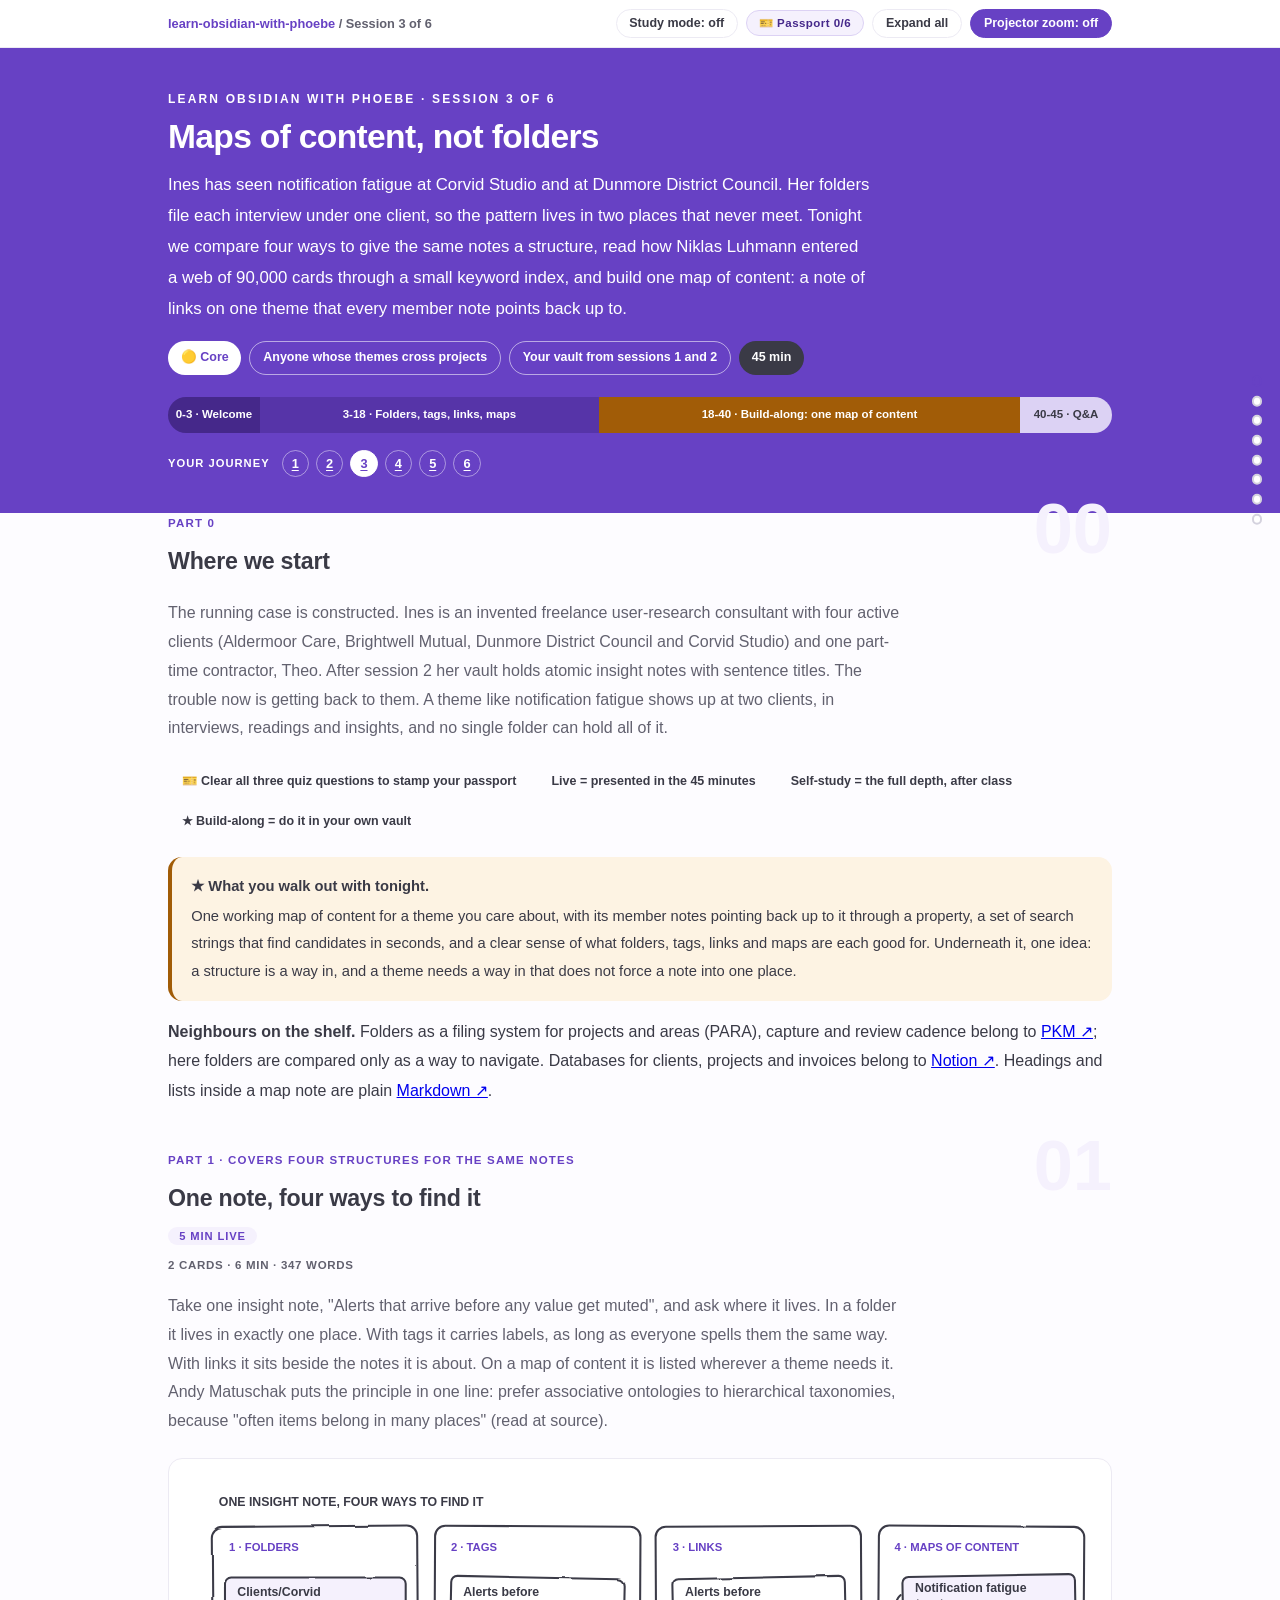
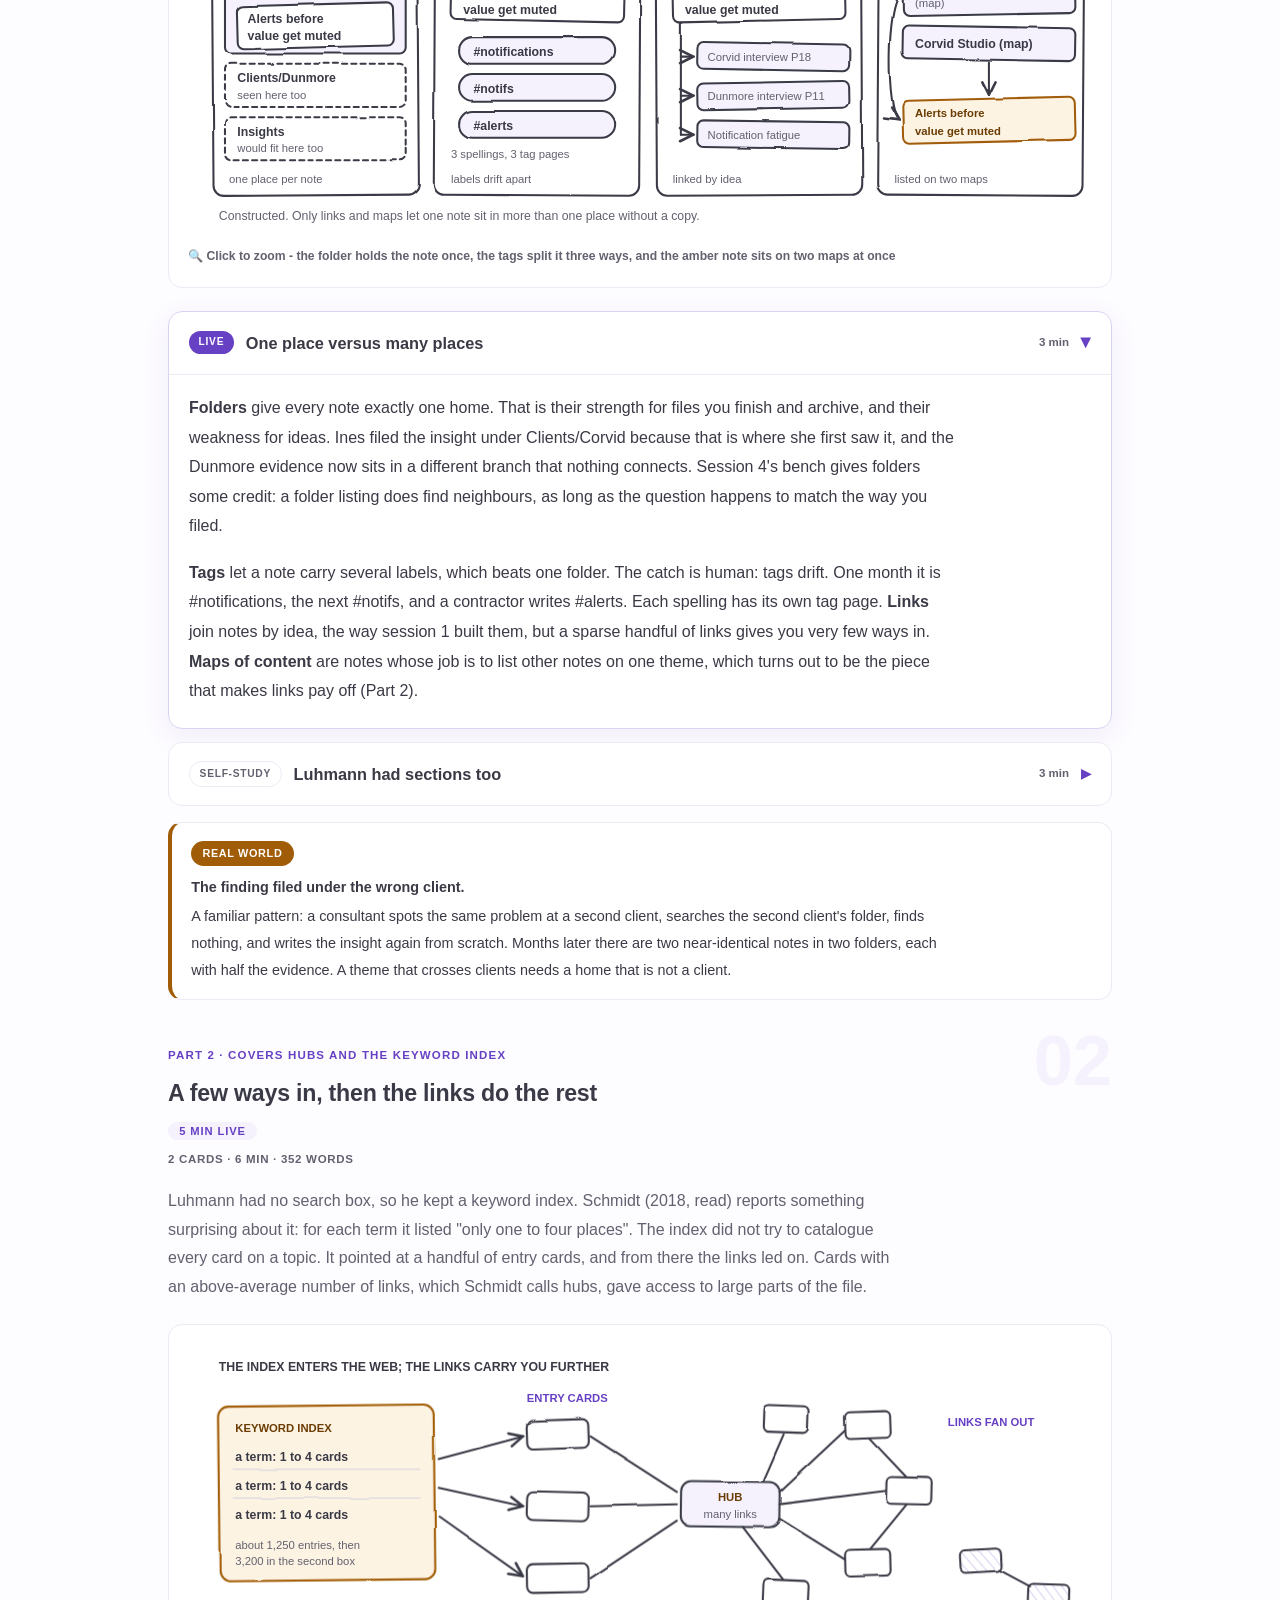
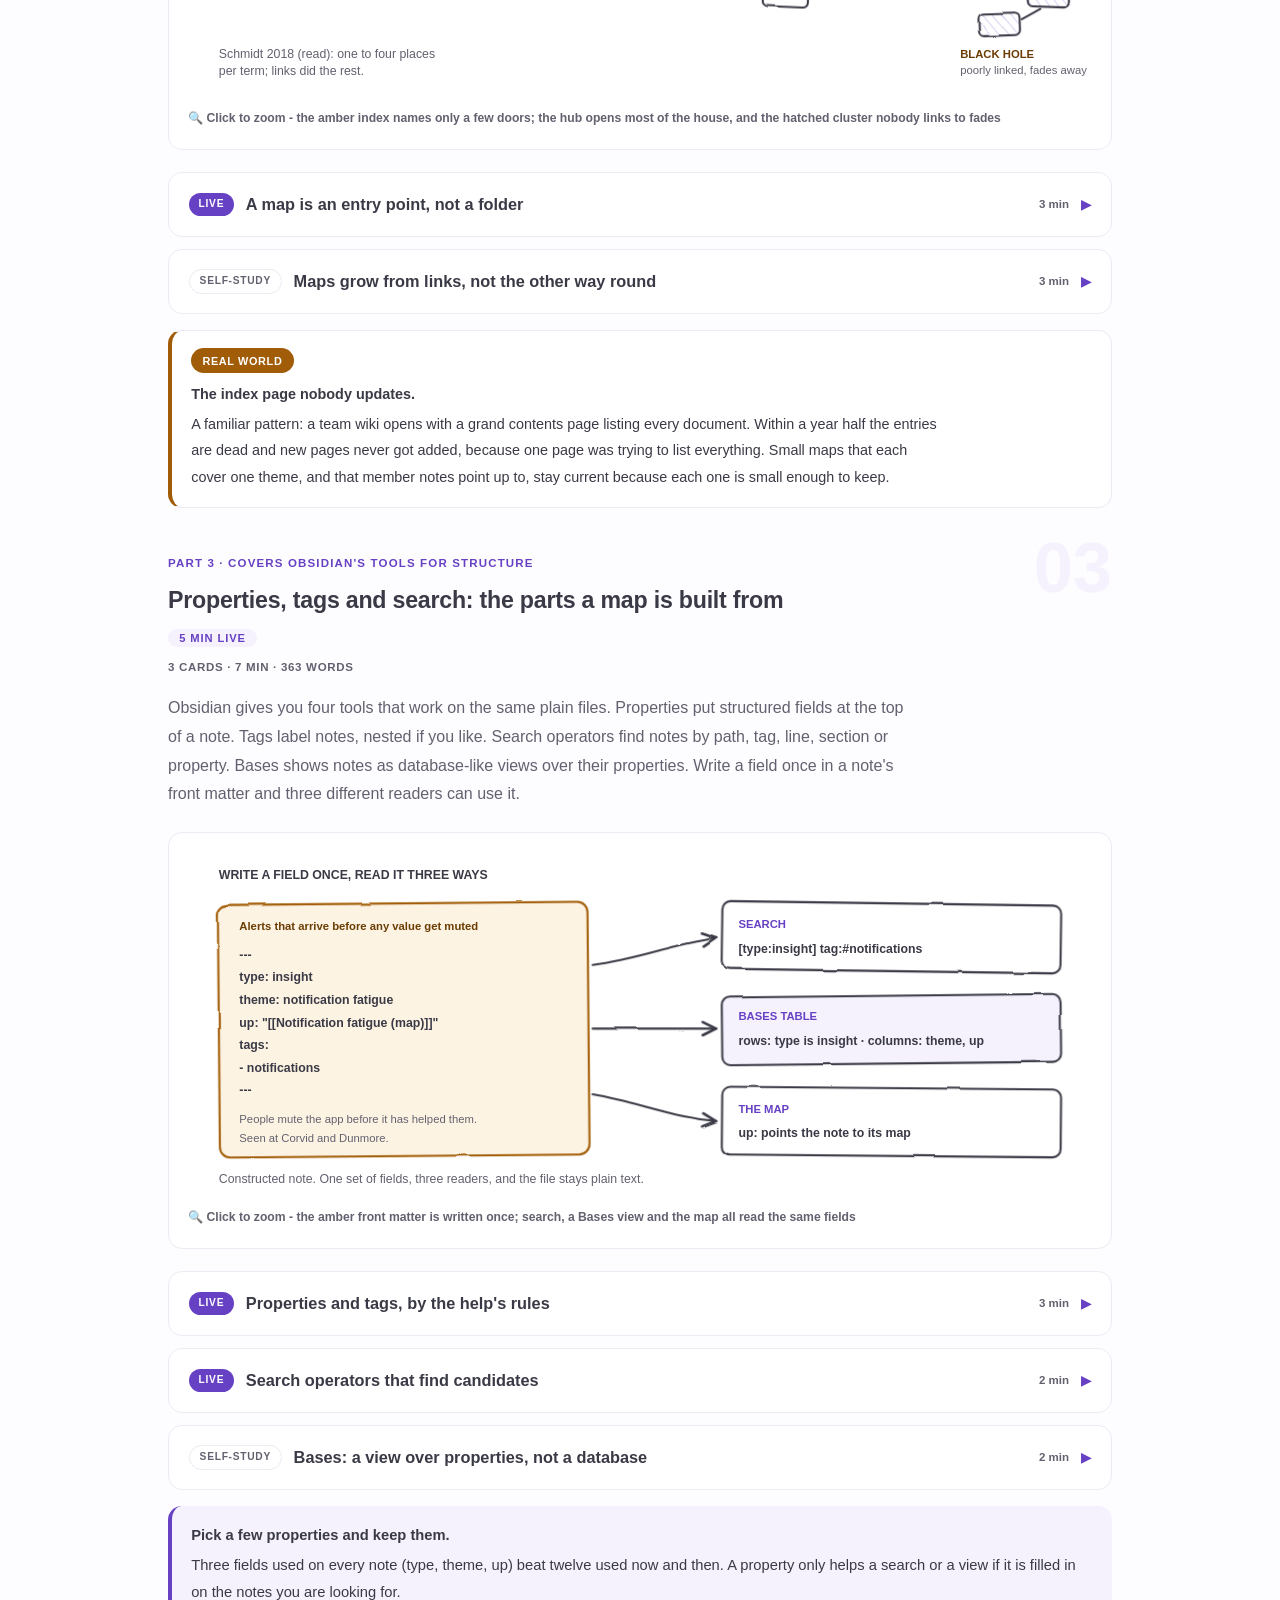
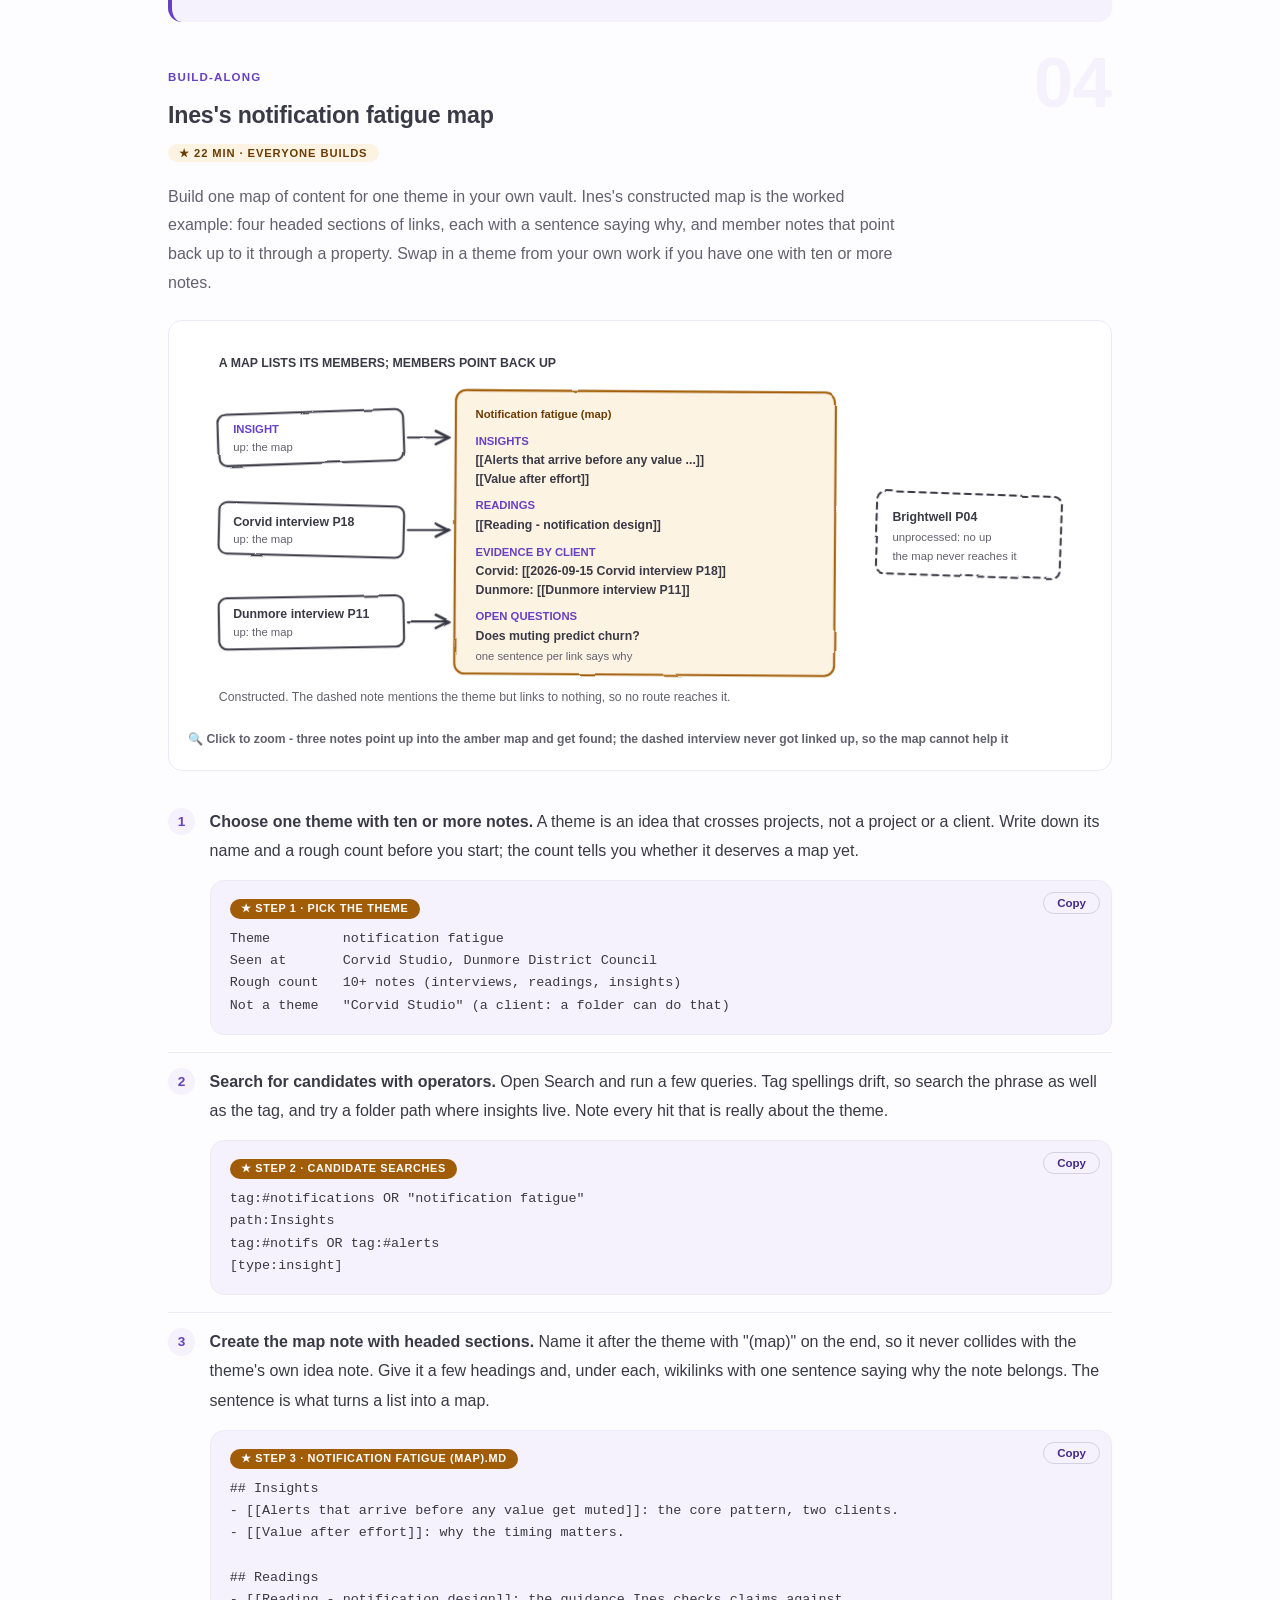
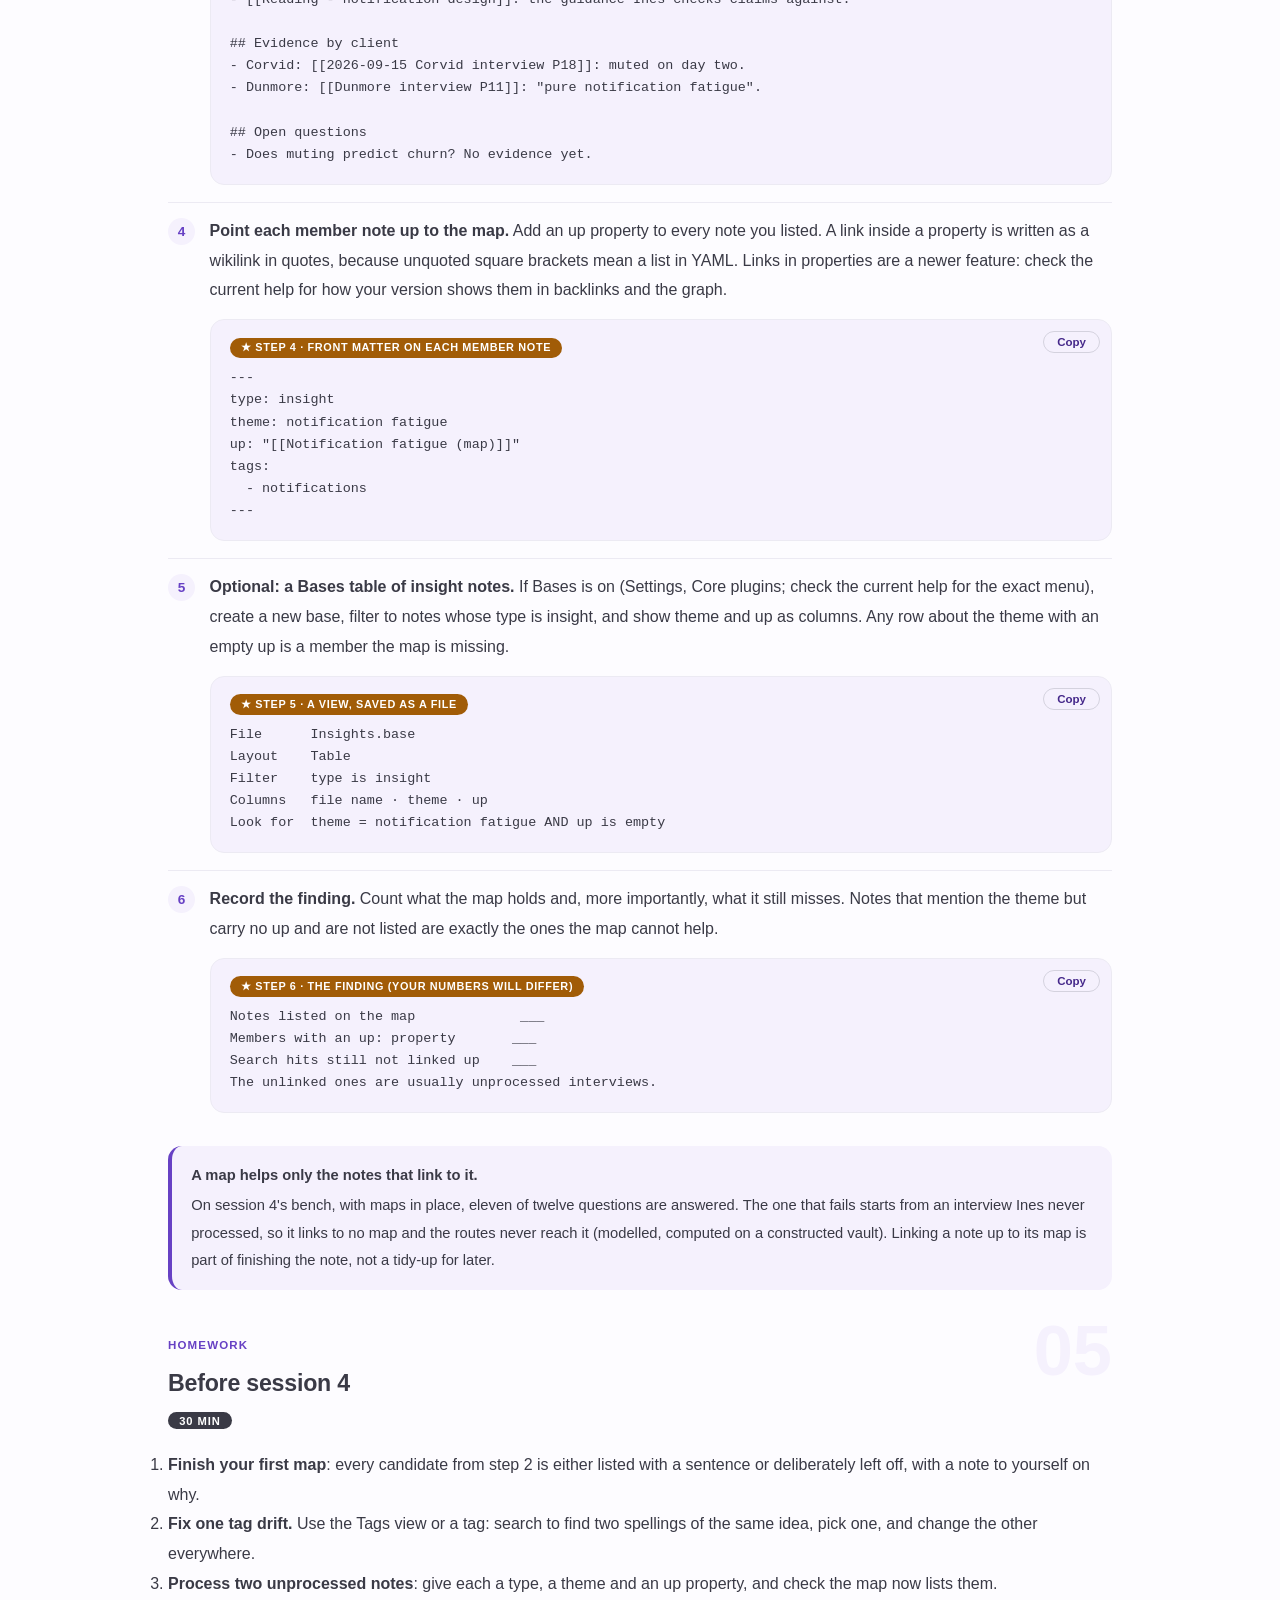
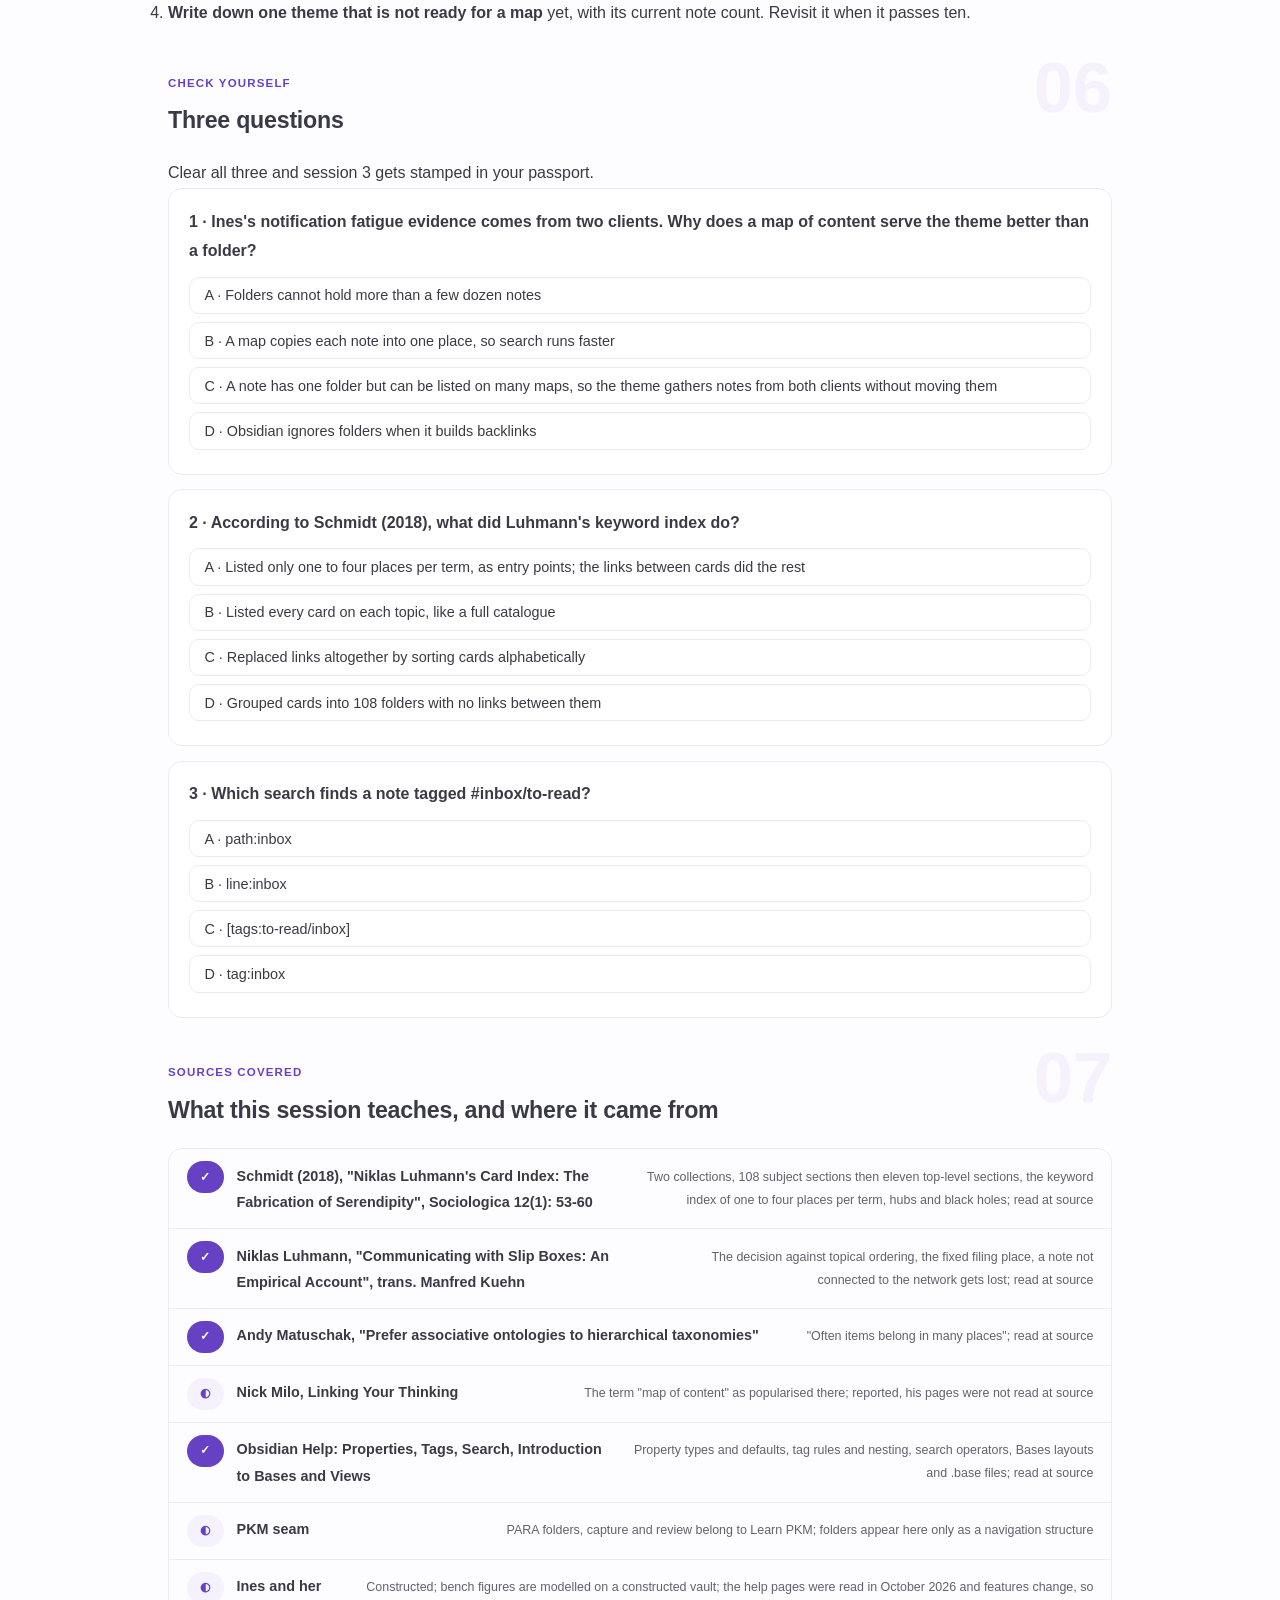
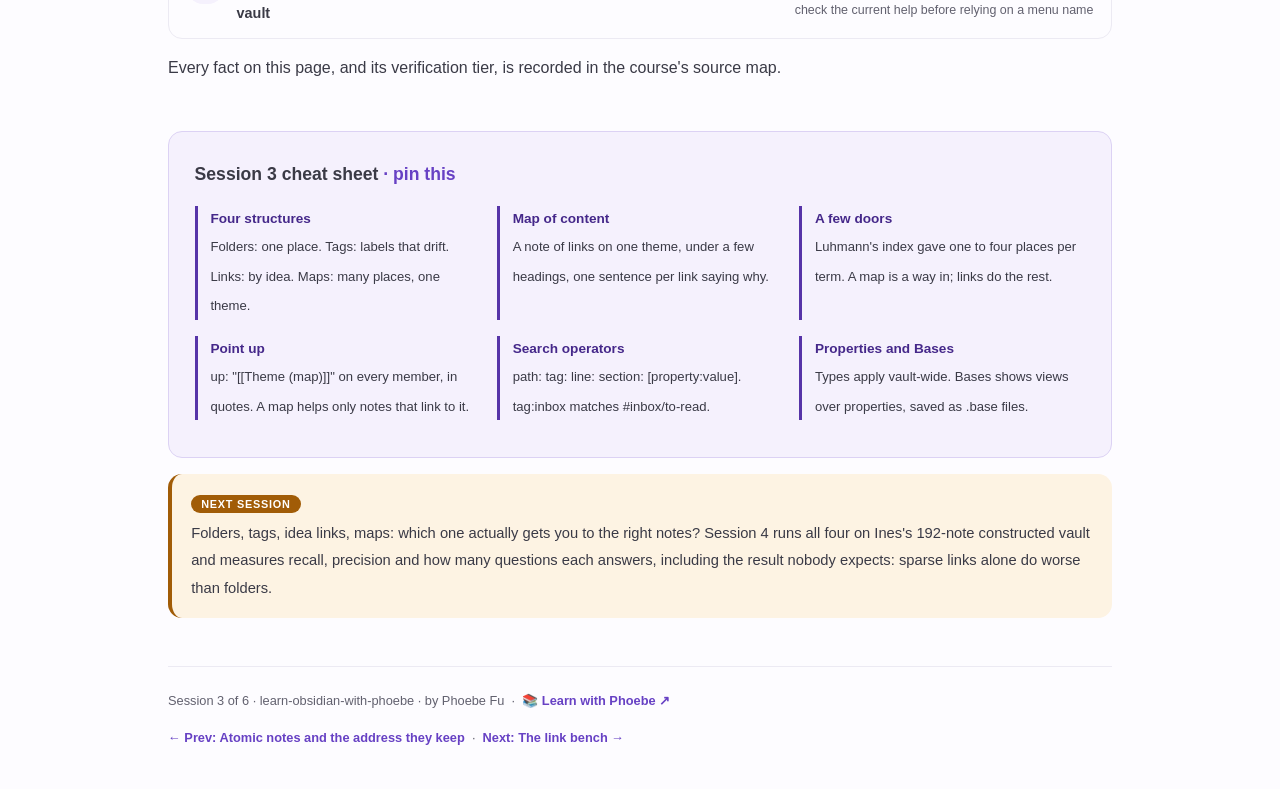
<file: courses/03-maps-of-content-not-folders.html>
<!DOCTYPE html>
<html lang="en">
<head>
<meta charset="UTF-8">
<meta name="viewport" content="width=device-width, initial-scale=1.0">
<!-- social:start -->
<meta name="description" content="Session 3 of 6. A folder gives a note one place; a theme that crosses clients needs many. Compare folders, tags, links and maps of content, read how Luhmann's keyword index entered his web at one to four cards, and build one map of content with properties, search operators and an optional Bases view.">
<meta property="og:type" content="article">
<meta property="og:site_name" content="Learn with Phoebe">
<meta property="og:title" content="Maps of content, not folders - learn obsidian with phoebe">
<meta property="og:description" content="Session 3 of 6. Folders, tags, links and maps of content; Luhmann's keyword index and hubs; properties, tags, search operators and Bases.">
<meta property="og:url" content="https://phoebefu6.github.io/learn-obsidian-with-phoebe/courses/03-maps-of-content-not-folders.html">
<meta property="og:image" content="https://phoebefu6.github.io/learn-obsidian-with-phoebe/assets/og-cover.png">
<meta property="og:image:width" content="1200">
<meta property="og:image:height" content="630">
<meta name="twitter:card" content="summary_large_image">
<meta name="twitter:title" content="Maps of content, not folders - learn obsidian with phoebe">
<meta name="twitter:description" content="Session 3 of 6. One place versus many places: maps of content, properties and search.">
<meta name="twitter:image" content="https://phoebefu6.github.io/learn-obsidian-with-phoebe/assets/og-cover.png">
<!-- social:end -->
<title>Session 3 · Maps of content, not folders - learn obsidian with phoebe</title>
<link rel="stylesheet" href="../assets/style.css?v=21">
</head>
<body>

<div class="toolbar">
  <div class="wrap">
    <span class="crumb"><a href="../index.html">learn-obsidian-with-phoebe</a> / Session 3 of 6</span>
    <button class="btn" id="toggle-all" type="button">Expand all</button>
    <button class="btn primary" id="zoom-toggle" type="button">Projector zoom: off</button>
  </div>
</div>

<header class="masthead">
  <div class="wrap">
    <div class="eyebrow">Learn Obsidian with Phoebe · Session 3 of 6</div>
    <h1><span class="accent">Maps of content</span>, not folders</h1>
    <p class="sub">Ines has seen notification fatigue at Corvid Studio and at Dunmore District Council. Her folders file each interview under one client, so the pattern lives in two places that never meet. Tonight we compare four ways to give the same notes a structure, read how Niklas Luhmann entered a web of 90,000 cards through a small keyword index, and build one map of content: a note of links on one theme that every member note points back up to.</p>
    <div class="chip-row">
      <span class="chip level">🟡 Core</span>
      <span class="chip audience">Anyone whose themes cross projects</span>
      <span class="chip audience">Your vault from sessions 1 and 2</span>
      <span class="chip time">45 min</span>
    </div>
    <div class="agenda">
      <span class="a1" style="flex:1">0-3 · Welcome</span>
      <span class="a2" style="flex:4">3-18 · Folders, tags, links, maps</span>
      <span class="a3" style="flex:5">18-40 · Build-along: one map of content</span>
      <span class="a4" style="flex:1">40-45 · Q&amp;A</span>
    </div>
  </div>
</header>

<main class="wrap">

  <section class="section" id="intro">
    <div class="section-kicker">
      <span class="klabel">Part 0</span>
      <h2>Where we start</h2>
    </div>
    <p class="lede">The running case is constructed. Ines is an invented freelance user-research consultant with four active clients (Aldermoor Care, Brightwell Mutual, Dunmore District Council and Corvid Studio) and one part-time contractor, Theo. After session 2 her vault holds atomic insight notes with sentence titles. The trouble now is getting back to them. A theme like notification fatigue shows up at two clients, in interviews, readings and insights, and no single folder can hold all of it.</p>

    <div class="legend">
      <span class="pill">🎫 Clear all three quiz questions to stamp your passport</span>
      <span class="pill">Live = presented in the 45 minutes</span>
      <span class="pill">Self-study = the full depth, after class</span>
      <span class="pill">★ Build-along = do it in your own vault</span>
    </div>

    <div class="callout win">
      <p><strong>★ What you walk out with tonight.</strong> One working map of content for a theme you care about, with its member notes pointing back up to it through a property, a set of search strings that find candidates in seconds, and a clear sense of what folders, tags, links and maps are each good for. Underneath it, one idea: a structure is a way in, and a theme needs a way in that does not force a note into one place.</p>
    </div>

    <p><strong>Neighbours on the shelf.</strong> Folders as a filing system for projects and areas (PARA), capture and review cadence belong to <a href="https://phoebefu6.github.io/learn-pkm-with-phoebe/">PKM ↗</a>; here folders are compared only as a way to navigate. Databases for clients, projects and invoices belong to <a href="https://phoebefu6.github.io/learn-notion-with-phoebe/">Notion ↗</a>. Headings and lists inside a map note are plain <a href="https://phoebefu6.github.io/learn-markdown-with-phoebe/">Markdown ↗</a>.</p>
  </section>

  <section class="section" id="part-1">
    <div class="section-kicker">
      <span class="klabel">Part 1 · covers four structures for the same notes</span>
      <h2>One note, four ways to find it</h2>
      <span class="tag concept">5 min live</span>
    </div>
    <p class="lede">Take one insight note, "Alerts that arrive before any value get muted", and ask where it lives. In a folder it lives in exactly one place. With tags it carries labels, as long as everyone spells them the same way. With links it sits beside the notes it is about. On a map of content it is listed wherever a theme needs it. Andy Matuschak puts the principle in one line: prefer associative ontologies to hierarchical taxonomies, because "often items belong in many places" (read at source).</p>

    <figure class="zoomable">
      <svg viewBox="0 0 880 348" xmlns="http://www.w3.org/2000/svg" role="img" aria-label="Four panels show the same insight note, Alerts before value get muted. Panel 1, folders: the note sits only in Clients/Corvid, while Clients/Dunmore, where the pattern was also seen, and Insights stay empty. Panel 2, tags: the note carries three drifting spellings, #notifications, #notifs and #alerts, so three tag pages each show part of the theme. Panel 3, links: the note links to Corvid interview P18, Dunmore interview P11 and Notification fatigue. Panel 4, maps of content: the note is listed on two maps, Notification fatigue (map) and Corvid Studio (map), and is highlighted in amber.">
        <defs>
          <filter id="o3aSk" x="-3%" y="-3%" width="106%" height="106%"><feTurbulence type="fractalNoise" baseFrequency="0.02" numOctaves="2" seed="53" result="n"/><feDisplacementMap in="SourceGraphic" in2="n" scale="2.4" xChannelSelector="R" yChannelSelector="G"/></filter>
          <pattern id="o3aHc" patternUnits="userSpaceOnUse" width="7" height="7" patternTransform="rotate(-38)"><line x1="0" y1="0" x2="0" y2="7" stroke="#6741C4" stroke-width="1" opacity=".5"/></pattern>
          <marker id="o3aAr" viewBox="0 0 10 10" refX="9" refY="5" markerWidth="8" markerHeight="8" orient="auto"><path d="M1 1 L9 5 L1 9" fill="none" stroke="#3A3A46" stroke-width="1.6" stroke-linecap="round"/></marker>
        </defs>
        <style>
          .o3aH { font: 800 12px Inter, sans-serif; fill: #3A3A46; }
          .o3aL { font: 600 12px Inter, sans-serif; fill: #3A3A46; }
          .o3aS { font: 400 11px Inter, sans-serif; fill: #62616F; }
          .o3aB { font: 800 11px Inter, sans-serif; fill: #6B3D04; }
          .o3aA { font: 700 11px Inter, sans-serif; fill: #6741C4; }
          .o3aN { font: 400 12px Inter, sans-serif; fill: #62616F; }
        </style>

        <text class="o3aH" x="30" y="26">ONE INSIGHT NOTE, FOUR WAYS TO FIND IT</text>

        <g filter="url(#o3aSk)" fill="none" stroke="#3A3A46" stroke-width="2" stroke-linecap="round" stroke-linejoin="round">
          <rect x="24" y="46" width="200" height="262" rx="10" transform="rotate(-0.4 124 177)" fill="#FFFFFF"/>
          <rect x="240" y="46" width="200" height="262" rx="10" transform="rotate(0.3 340 177)" fill="#FFFFFF"/>
          <rect x="456" y="46" width="200" height="262" rx="10" transform="rotate(-0.3 556 177)" fill="#FFFFFF"/>
          <rect x="672" y="46" width="200" height="262" rx="10" transform="rotate(0.4 772 177)" fill="#FFFFFF"/>

          <rect x="36" y="96" width="176" height="74" rx="6" fill="#F5F1FD"/>
          <rect x="48" y="122" width="152" height="42" rx="6" transform="rotate(-1.5 124 143)" fill="#FFFFFF"/>
          <rect x="36" y="180" width="176" height="42" rx="6" fill="#FFFFFF" stroke-dasharray="5 4"/>
          <rect x="36" y="232" width="176" height="42" rx="6" fill="#FFFFFF" stroke-dasharray="5 4"/>

          <rect x="256" y="96" width="168" height="42" rx="6" transform="rotate(1.2 340 117)" fill="#FFFFFF"/>
          <rect x="264" y="154" width="152" height="26" rx="13" fill="#F5F1FD"/>
          <rect x="264" y="190" width="152" height="26" rx="13" fill="#F5F1FD"/>
          <rect x="264" y="226" width="152" height="26" rx="13" fill="#F5F1FD"/>

          <rect x="472" y="96" width="168" height="42" rx="6" transform="rotate(-1.2 556 117)" fill="#FFFFFF"/>
          <path d="M480 140 L480 249"/>
          <path d="M480 173 L492 173" marker-end="url(#o3aAr)"/>
          <path d="M480 211 L492 211" marker-end="url(#o3aAr)"/>
          <path d="M480 249 L492 249" marker-end="url(#o3aAr)"/>
          <rect x="496" y="160" width="148" height="26" rx="6" transform="rotate(1 570 173)" fill="#F5F1FD"/>
          <rect x="496" y="198" width="148" height="26" rx="6" transform="rotate(-1 570 211)" fill="#F5F1FD"/>
          <rect x="496" y="236" width="148" height="26" rx="6" transform="rotate(0.8 570 249)" fill="#F5F1FD"/>

          <rect x="696" y="94" width="168" height="38" rx="6" transform="rotate(-1 780 113)" fill="#F5F1FD"/>
          <rect x="696" y="144" width="168" height="32" rx="6" transform="rotate(1 780 160)" fill="#F5F1FD"/>
          <rect x="696" y="214" width="168" height="42" rx="6" transform="rotate(-1.4 780 235)" fill="#FDF3E3" stroke="#A15C07"/>
          <path d="M780 178 L780 210" marker-end="url(#o3aAr)"/>
          <path d="M694 113 C680 122 680 226 692 234" marker-end="url(#o3aAr)"/>
        </g>

        <text class="o3aA" x="40" y="70">1 · FOLDERS</text>
        <text class="o3aL" x="48" y="114">Clients/Corvid</text>
        <text class="o3aL" x="58" y="140">Alerts before</text>
        <text class="o3aL" x="58" y="157">value get muted</text>
        <text class="o3aL" x="48" y="198">Clients/Dunmore</text>
        <text class="o3aS" x="48" y="214">seen here too</text>
        <text class="o3aL" x="48" y="250">Insights</text>
        <text class="o3aS" x="48" y="266">would fit here too</text>
        <text class="o3aS" x="40" y="296">one place per note</text>

        <text class="o3aA" x="256" y="70">2 · TAGS</text>
        <text class="o3aL" x="268" y="114">Alerts before</text>
        <text class="o3aL" x="268" y="131">value get muted</text>
        <text class="o3aL" x="278" y="172">#notifications</text>
        <text class="o3aL" x="278" y="208">#notifs</text>
        <text class="o3aL" x="278" y="244">#alerts</text>
        <text class="o3aS" x="256" y="272">3 spellings, 3 tag pages</text>
        <text class="o3aS" x="256" y="296">labels drift apart</text>

        <text class="o3aA" x="472" y="70">3 · LINKS</text>
        <text class="o3aL" x="484" y="114">Alerts before</text>
        <text class="o3aL" x="484" y="131">value get muted</text>
        <text class="o3aS" x="506" y="177">Corvid interview P18</text>
        <text class="o3aS" x="506" y="215">Dunmore interview P11</text>
        <text class="o3aS" x="506" y="253">Notification fatigue</text>
        <text class="o3aS" x="472" y="296">linked by idea</text>

        <text class="o3aA" x="688" y="70">4 · MAPS OF CONTENT</text>
        <text class="o3aL" x="708" y="110">Notification fatigue</text>
        <text class="o3aS" x="708" y="125">(map)</text>
        <text class="o3aL" x="708" y="165">Corvid Studio (map)</text>
        <text class="o3aB" x="708" y="232">Alerts before</text>
        <text class="o3aB" x="708" y="249">value get muted</text>
        <text class="o3aS" x="688" y="296">listed on two maps</text>

        <text class="o3aN" x="30" y="332">Constructed. Only links and maps let one note sit in more than one place without a copy.</text>
      </svg>
      <figcaption>🔍 Click to zoom - the folder holds the note once, the tags split it three ways, and the amber note sits on two maps at once</figcaption>
    </figure>

    <details class="card" open>
      <summary><span class="mode live">Live</span>One place versus many places<span class="mini">3 min</span><span class="caret">▶</span></summary>
      <div class="body">
        <p><strong>Folders</strong> give every note exactly one home. That is their strength for files you finish and archive, and their weakness for ideas. Ines filed the insight under Clients/Corvid because that is where she first saw it, and the Dunmore evidence now sits in a different branch that nothing connects. Session 4's bench gives folders some credit: a folder listing does find neighbours, as long as the question happens to match the way you filed.</p>
        <p><strong>Tags</strong> let a note carry several labels, which beats one folder. The catch is human: tags drift. One month it is #notifications, the next #notifs, and a contractor writes #alerts. Each spelling has its own tag page. <strong>Links</strong> join notes by idea, the way session 1 built them, but a sparse handful of links gives you very few ways in. <strong>Maps of content</strong> are notes whose job is to list other notes on one theme, which turns out to be the piece that makes links pay off (Part 2).</p>
      </div>
    </details>

    <details class="card">
      <summary><span class="mode self">Self-study</span>Luhmann had sections too<span class="mini">3 min</span><span class="caret">▶</span></summary>
      <div class="body">
        <p>Luhmann's essay is often quoted as proof that a slip box needs no hierarchy. He did decide "against the systematic ordering in accordance with topics and sub-topics", choosing instead a fixed number for every slip, and wrote that "the fixed filing place needs no system" (Luhmann, "Communicating with Slip Boxes", read).</p>
        <p>Yet the archive tells a more mixed story. Johannes Schmidt's 2018 account of the card index (read) describes a first collection of about 23,000 cards in 108 subject sections, and a second of about 67,000 cards under eleven top-level sections with about 100 subsections. Both statements are true at once: Luhmann used broad top-level areas, then refused any taxonomy inside them, where numbering and links took over. People who say "Luhmann used no categories" and people who say "he filed by subject" are each holding half of it. The sources support the split, not either slogan.</p>
        <p>For your vault that suggests a modest rule rather than a doctrine: a few broad folders for kinds of file can coexist with maps for themes. What breaks is asking a folder to do a theme's job.</p>
      </div>
    </details>

    <div class="callout example">
      <span class="ex-pill">Real world</span>
      <p><strong>The finding filed under the wrong client.</strong> A familiar pattern: a consultant spots the same problem at a second client, searches the second client's folder, finds nothing, and writes the insight again from scratch. Months later there are two near-identical notes in two folders, each with half the evidence. A theme that crosses clients needs a home that is not a client.</p>
    </div>
  </section>

  <section class="section" id="part-2">
    <div class="section-kicker">
      <span class="klabel">Part 2 · covers hubs and the keyword index</span>
      <h2>A few ways in, then the links do the rest</h2>
      <span class="tag concept">5 min live</span>
    </div>
    <p class="lede">Luhmann had no search box, so he kept a keyword index. Schmidt (2018, read) reports something surprising about it: for each term it listed "only one to four places". The index did not try to catalogue every card on a topic. It pointed at a handful of entry cards, and from there the links led on. Cards with an above-average number of links, which Schmidt calls hubs, gave access to large parts of the file.</p>

    <figure class="zoomable">
      <svg viewBox="0 0 880 344" xmlns="http://www.w3.org/2000/svg" role="img" aria-label="On the left, a keyword index, highlighted in amber, lists terms that each point to one to four entry cards; it grew from about 1,250 to 3,200 entries. Three arrows enter the web at three entry cards. All three link to a hub card with many links, from which links fan out to five more cards. At the bottom right, a cluster of three hatched cards links only to itself and is labelled black hole: poorly linked, fades away.">
        <defs>
          <filter id="o3bSk" x="-3%" y="-3%" width="106%" height="106%"><feTurbulence type="fractalNoise" baseFrequency="0.02" numOctaves="2" seed="61" result="n"/><feDisplacementMap in="SourceGraphic" in2="n" scale="2.4" xChannelSelector="R" yChannelSelector="G"/></filter>
          <pattern id="o3bHc" patternUnits="userSpaceOnUse" width="7" height="7" patternTransform="rotate(-38)"><line x1="0" y1="0" x2="0" y2="7" stroke="#6741C4" stroke-width="1" opacity=".5"/></pattern>
          <marker id="o3bAr" viewBox="0 0 10 10" refX="9" refY="5" markerWidth="8" markerHeight="8" orient="auto"><path d="M1 1 L9 5 L1 9" fill="none" stroke="#3A3A46" stroke-width="1.6" stroke-linecap="round"/></marker>
        </defs>
        <style>
          .o3bH { font: 800 12px Inter, sans-serif; fill: #3A3A46; }
          .o3bL { font: 600 12px Inter, sans-serif; fill: #3A3A46; }
          .o3bS { font: 400 11px Inter, sans-serif; fill: #62616F; }
          .o3bB { font: 800 11px Inter, sans-serif; fill: #6B3D04; }
          .o3bA { font: 700 11px Inter, sans-serif; fill: #6741C4; }
          .o3bN { font: 400 12px Inter, sans-serif; fill: #62616F; }
        </style>

        <text class="o3bH" x="30" y="26">THE INDEX ENTERS THE WEB; THE LINKS CARRY YOU FURTHER</text>

        <g filter="url(#o3bSk)" fill="none" stroke="#3A3A46" stroke-width="2" stroke-linecap="round" stroke-linejoin="round">
          <rect x="30" y="60" width="210" height="170" rx="10" transform="rotate(-0.6 135 145)" fill="#FDF3E3" stroke="#A15C07"/>
          <path d="M44 122 L226 122 M44 150 L226 150" stroke="#D4D2DE" stroke-width="1.2"/>

          <path d="M244 112 L326 90" marker-end="url(#o3bAr)"/>
          <path d="M244 140 L326 158" marker-end="url(#o3bAr)"/>
          <path d="M244 168 L326 226" marker-end="url(#o3bAr)"/>

          <rect x="330" y="74" width="60" height="28" rx="6" transform="rotate(-2 360 88)" fill="#FFFFFF"/>
          <rect x="330" y="144" width="60" height="28" rx="6" transform="rotate(1.5 360 158)" fill="#FFFFFF"/>
          <rect x="330" y="214" width="60" height="28" rx="6" transform="rotate(-1 360 228)" fill="#FFFFFF"/>

          <path d="M392 90 L476 144"/>
          <path d="M392 158 L476 156"/>
          <path d="M392 228 L476 172"/>

          <rect x="480" y="134" width="96" height="44" rx="10" transform="rotate(0.8 528 156)" fill="#F5F1FD"/>

          <path d="M560 134 L580 88"/>
          <path d="M576 144 L640 84"/>
          <path d="M576 156 L680 143"/>
          <path d="M576 170 L640 210"/>
          <path d="M540 178 L580 230"/>
          <path d="M664 92 L700 130"/>
          <path d="M700 156 L664 200"/>

          <rect x="560" y="60" width="44" height="26" rx="5" transform="rotate(2 582 73)" fill="#FFFFFF"/>
          <rect x="640" y="66" width="44" height="26" rx="5" transform="rotate(-2 662 79)" fill="#FFFFFF"/>
          <rect x="680" y="130" width="44" height="26" rx="5" transform="rotate(1.5 702 143)" fill="#FFFFFF"/>
          <rect x="640" y="200" width="44" height="26" rx="5" transform="rotate(-1.5 662 213)" fill="#FFFFFF"/>
          <rect x="560" y="230" width="44" height="26" rx="5" transform="rotate(2.5 582 243)" fill="#FFFFFF"/>

          <path d="M790 220 L820 236"/>
          <path d="M830 258 L812 268"/>
          <rect x="752" y="200" width="40" height="22" rx="5" transform="rotate(-3 772 211)" fill="url(#o3bHc)"/>
          <rect x="818" y="234" width="40" height="22" rx="5" transform="rotate(2 838 245)" fill="url(#o3bHc)"/>
          <rect x="770" y="262" width="40" height="22" rx="5" transform="rotate(-2 790 273)" fill="url(#o3bHc)"/>
        </g>

        <text class="o3bB" x="46" y="86">KEYWORD INDEX</text>
        <text class="o3bL" x="46" y="114">a term: 1 to 4 cards</text>
        <text class="o3bL" x="46" y="142">a term: 1 to 4 cards</text>
        <text class="o3bL" x="46" y="170">a term: 1 to 4 cards</text>
        <text class="o3bS" x="46" y="200">about 1,250 entries, then</text>
        <text class="o3bS" x="46" y="215">3,200 in the second box</text>

        <text class="o3bA" x="330" y="56">ENTRY CARDS</text>
        <text class="o3bB" x="528" y="153" text-anchor="middle">HUB</text>
        <text class="o3bS" x="528" y="169" text-anchor="middle">many links</text>
        <text class="o3bA" x="740" y="80">LINKS FAN OUT</text>

        <text class="o3bB" x="752" y="306">BLACK HOLE</text>
        <text class="o3bS" x="752" y="321">poorly linked, fades away</text>

        <text class="o3bN" x="30" y="306">Schmidt 2018 (read): one to four places</text>
        <text class="o3bN" x="30" y="322">per term; links did the rest.</text>
      </svg>
      <figcaption>🔍 Click to zoom - the amber index names only a few doors; the hub opens most of the house, and the hatched cluster nobody links to fades</figcaption>
    </figure>

    <details class="card">
      <summary><span class="mode live">Live</span>A map is an entry point, not a folder<span class="mini">3 min</span><span class="caret">▶</span></summary>
      <div class="body">
        <p>A <strong>map of content</strong> (MOC) is an ordinary note whose body is links on one theme, usually grouped under a few headings with a line on why each link is there. The term is popularised by Nick Milo's Linking Your Thinking (reported; his pages were not read at source). Functionally it is Luhmann's index entry and Schmidt's hub rolled into one note you can edit: a small number of doors into a theme, after which each member note's own links carry you on.</p>
        <p>The difference from a folder is the one that matters for Ines. A note can be listed on as many maps as it belongs to, and listing it moves nothing. The insight stays where it is, and the Corvid map and the notification fatigue map both point at it. Session 4's bench puts a number on the effect: adding maps of content lifts mean recall from 11.5% with idea links only to 84.4% (modelled, computed on a constructed vault). Sparse idea links on their own did worse than folders or tags there; the maps are what made them pay.</p>
      </div>
    </details>

    <details class="card">
      <summary><span class="mode self">Self-study</span>Maps grow from links, not the other way round<span class="mini">3 min</span><span class="caret">▶</span></summary>
      <div class="body">
        <p>Schmidt also describes the opposite of a hub. Poorly linked parts of the file "tend to remain isolated later on and hence fade away", and some parts "seemed to be untouched since their compilation" (Schmidt 2018, read). He calls them black holes. A note nobody links to is, in practice, a note nobody finds.</p>
        <p>That sets the order of work. Do not draw up twelve empty maps on day one and then hunt for notes to fill them; that is a folder tree with extra steps. Write and link notes as sessions 1 and 2 taught, and make a map when a theme has enough members that you keep losing track of them. Ten or more notes is a reasonable trigger. The map then records a structure that already exists in the links, and gives it a front door.</p>
        <p>Luhmann's own warning applies here as well: "A note that is not connected to this network will get lost" (Luhmann, read). A map rescues only the notes that are on it.</p>
      </div>
    </details>

    <div class="callout example">
      <span class="ex-pill">Real world</span>
      <p><strong>The index page nobody updates.</strong> A familiar pattern: a team wiki opens with a grand contents page listing every document. Within a year half the entries are dead and new pages never got added, because one page was trying to list everything. Small maps that each cover one theme, and that member notes point up to, stay current because each one is small enough to keep.</p>
    </div>
  </section>

  <section class="section" id="part-3">
    <div class="section-kicker">
      <span class="klabel">Part 3 · covers Obsidian's tools for structure</span>
      <h2>Properties, tags and search: the parts a map is built from</h2>
      <span class="tag concept">5 min live</span>
    </div>
    <p class="lede">Obsidian gives you four tools that work on the same plain files. Properties put structured fields at the top of a note. Tags label notes, nested if you like. Search operators find notes by path, tag, line, section or property. Bases shows notes as database-like views over their properties. Write a field once in a note's front matter and three different readers can use it.</p>

    <figure class="zoomable">
      <svg viewBox="0 0 880 336" xmlns="http://www.w3.org/2000/svg" role="img" aria-label="On the left, the front matter of the note Alerts before value get muted, highlighted in amber: type insight, theme notification fatigue, up as a quoted wikilink to Notification fatigue (map), and a tags list with notifications. Three arrows lead to three readers on the right: a search query using the type property and the notifications tag; a Bases table whose rows are notes where type is insight, with theme and up columns; and the map, which the up property points each member note to.">
        <defs>
          <filter id="o3cSk" x="-3%" y="-3%" width="106%" height="106%"><feTurbulence type="fractalNoise" baseFrequency="0.02" numOctaves="2" seed="71" result="n"/><feDisplacementMap in="SourceGraphic" in2="n" scale="2.4" xChannelSelector="R" yChannelSelector="G"/></filter>
          <marker id="o3cAr" viewBox="0 0 10 10" refX="9" refY="5" markerWidth="8" markerHeight="8" orient="auto"><path d="M1 1 L9 5 L1 9" fill="none" stroke="#3A3A46" stroke-width="1.6" stroke-linecap="round"/></marker>
        </defs>
        <style>
          .o3cH { font: 800 12px Inter, sans-serif; fill: #3A3A46; }
          .o3cL { font: 600 12px Inter, sans-serif; fill: #3A3A46; }
          .o3cS { font: 400 11px Inter, sans-serif; fill: #62616F; }
          .o3cB { font: 800 11px Inter, sans-serif; fill: #6B3D04; }
          .o3cA { font: 700 11px Inter, sans-serif; fill: #6741C4; }
          .o3cN { font: 400 12px Inter, sans-serif; fill: #62616F; }
        </style>

        <text class="o3cH" x="30" y="26">WRITE A FIELD ONCE, READ IT THREE WAYS</text>

        <g filter="url(#o3cSk)" fill="none" stroke="#3A3A46" stroke-width="2" stroke-linecap="round" stroke-linejoin="round">
          <rect x="30" y="50" width="360" height="246" rx="10" transform="rotate(-0.5 210 173)" fill="#FDF3E3" stroke="#A15C07"/>
          <rect x="520" y="50" width="330" height="66" rx="8" transform="rotate(0.8 685 83)" fill="#FFFFFF"/>
          <rect x="520" y="140" width="330" height="66" rx="8" transform="rotate(-0.6 685 173)" fill="#F5F1FD"/>
          <rect x="520" y="230" width="330" height="66" rx="8" transform="rotate(0.5 685 263)" fill="#FFFFFF"/>
          <path d="M394 110 C440 104 470 90 514 84" marker-end="url(#o3cAr)"/>
          <path d="M394 172 L514 172" marker-end="url(#o3cAr)"/>
          <path d="M394 236 C440 244 470 258 514 262" marker-end="url(#o3cAr)"/>
        </g>

        <text class="o3cB" x="50" y="76">Alerts that arrive before any value get muted</text>
        <text class="o3cL" x="50" y="104">---</text>
        <text class="o3cL" x="50" y="126">type: insight</text>
        <text class="o3cL" x="50" y="148">theme: notification fatigue</text>
        <text class="o3cL" x="50" y="170">up: "[[Notification fatigue (map)]]"</text>
        <text class="o3cL" x="50" y="192">tags:</text>
        <text class="o3cL" x="50" y="214">  - notifications</text>
        <text class="o3cL" x="50" y="236">---</text>
        <text class="o3cS" x="50" y="264">People mute the app before it has helped them.</text>
        <text class="o3cS" x="50" y="282">Seen at Corvid and Dunmore.</text>

        <text class="o3cA" x="536" y="74">SEARCH</text>
        <text class="o3cL" x="536" y="98">[type:insight] tag:#notifications</text>
        <text class="o3cA" x="536" y="164">BASES TABLE</text>
        <text class="o3cL" x="536" y="188">rows: type is insight · columns: theme, up</text>
        <text class="o3cA" x="536" y="254">THE MAP</text>
        <text class="o3cL" x="536" y="278">up: points the note to its map</text>

        <text class="o3cN" x="30" y="322">Constructed note. One set of fields, three readers, and the file stays plain text.</text>
      </svg>
      <figcaption>🔍 Click to zoom - the amber front matter is written once; search, a Bases view and the map all read the same fields</figcaption>
    </figure>

    <details class="card">
      <summary><span class="mode live">Live</span>Properties and tags, by the help's rules<span class="mini">3 min</span><span class="caret">▶</span></summary>
      <div class="body">
        <p><strong>Properties</strong> live in a block at the very start of a file that opens and closes with <span class="mono">---</span>. Each property has a type: Text, List, Number, Checkbox, Date, Date &amp; time or Tags. Obsidian ships three default properties, <span class="mono">tags</span>, <span class="mono">aliases</span> and <span class="mono">cssclasses</span>. Once you give a property name a type, that type applies to that name across the whole vault, so decide early whether <span class="mono">theme</span> is Text or List. The help also notes that a hashtag typed inside a text property does not create a tag.</p>
        <p><strong>Tags</strong> go in the text as <span class="mono">#tag</span> or in the <span class="mono">tags</span> property as a list. Nest them with a slash, as in <span class="mono">#inbox/to-read</span>. Allowed characters are letters, numbers, underscore, hyphen and slash; a tag needs at least one non-numeric character (<span class="mono">#1984</span> is not valid); tags have no spaces and are case-insensitive. Case-insensitive does not mean spelling-insensitive: #Notifications and #notifications are one tag, #notifs is another.</p>
      </div>
    </details>

    <details class="card">
      <summary><span class="mode live">Live</span>Search operators that find candidates<span class="mini">2 min</span><span class="caret">▶</span></summary>
      <div class="body">
        <p>Obsidian's search accepts operators that narrow a query. The ones a map builder uses most: <span class="mono">path:</span> limits to a folder path, <span class="mono">tag:</span> finds a tag, <span class="mono">line:</span> needs all the words on one line, <span class="mono">section:</span> needs them under one heading, and <span class="mono">[property:value]</span> matches a property. A nested-tag detail is worth remembering: <span class="mono">tag:inbox</span> also matches <span class="mono">#inbox/to-read</span>, but <span class="mono">tag:#work</span> does not return <span class="mono">#myjob/work</span>.</p>
        <div class="prompt-box good"><span class="label">Candidate searches for one theme</span>tag:#notifications OR "notification fatigue"
path:Insights "notification"
line:(muted alerts)
[type:insight]</div>
        <p>The help lists more operators (file:, content:, block:, task:); check the current help, because search syntax gains options with releases.</p>
      </div>
    </details>

    <details class="card">
      <summary><span class="mode self">Self-study</span>Bases: a view over properties, not a database<span class="mini">2 min</span><span class="caret">▶</span></summary>
      <div class="body">
        <p>Bases is a core plugin for what the help calls "database-like views of your notes". The data stays in your Markdown files and their properties; the view is saved as a <span class="mono">.base</span> file or embedded in a code block. Layouts include Table, List, Cards, Kanban and Map. For a map of content, a Table of every note with <span class="mono">type: insight</span> and a <span class="mono">theme</span> column is a fast way to spot members you forgot to list.</p>
        <p>That is as far as Bases goes here. Running clients, projects and invoices from database records is a different job, and Ines does it in <a href="https://phoebefu6.github.io/learn-notion-with-phoebe/">Notion ↗</a>. Bases is new and changes often, so check the current help before relying on a menu name.</p>
      </div>
    </details>

    <div class="callout tip">
      <p><strong>Pick a few properties and keep them.</strong> Three fields used on every note (<span class="mono">type</span>, <span class="mono">theme</span>, <span class="mono">up</span>) beat twelve used now and then. A property only helps a search or a view if it is filled in on the notes you are looking for.</p>
    </div>
  </section>

  <section class="section" id="demo-1">
    <div class="section-kicker">
      <span class="klabel">Build-along</span>
      <h2>Ines's notification fatigue map</h2>
      <span class="tag demo">★ 22 min · everyone builds</span>
    </div>
    <p class="lede">Build one map of content for one theme in your own vault. Ines's constructed map is the worked example: four headed sections of links, each with a sentence saying why, and member notes that point back up to it through a property. Swap in a theme from your own work if you have one with ten or more notes.</p>

    <figure class="zoomable">
      <svg viewBox="0 0 880 368" xmlns="http://www.w3.org/2000/svg" role="img" aria-label="In the centre, Ines's map note Notification fatigue (map), highlighted in amber, with four sections: Insights, listing Alerts that arrive before any value get muted and Value after effort; Readings, listing a reading note on notification design; Evidence by client, listing Corvid interview P18 and Dunmore interview P11; and Open questions, asking whether muting predicts churn. On the left, three member notes each carry an up property and send an arrow into the map. On the right, an unprocessed Brightwell interview has no up property and no arrow, labelled the map never reaches it.">
        <defs>
          <filter id="o3dSk" x="-3%" y="-3%" width="106%" height="106%"><feTurbulence type="fractalNoise" baseFrequency="0.02" numOctaves="2" seed="83" result="n"/><feDisplacementMap in="SourceGraphic" in2="n" scale="2.4" xChannelSelector="R" yChannelSelector="G"/></filter>
          <marker id="o3dAr" viewBox="0 0 10 10" refX="9" refY="5" markerWidth="8" markerHeight="8" orient="auto"><path d="M1 1 L9 5 L1 9" fill="none" stroke="#3A3A46" stroke-width="1.6" stroke-linecap="round"/></marker>
        </defs>
        <style>
          .o3dH { font: 800 12px Inter, sans-serif; fill: #3A3A46; }
          .o3dL { font: 600 12px Inter, sans-serif; fill: #3A3A46; }
          .o3dS { font: 400 11px Inter, sans-serif; fill: #62616F; }
          .o3dB { font: 800 11px Inter, sans-serif; fill: #6B3D04; }
          .o3dA { font: 700 11px Inter, sans-serif; fill: #6741C4; }
          .o3dN { font: 400 12px Inter, sans-serif; fill: #62616F; }
        </style>

        <text class="o3dH" x="30" y="26">A MAP LISTS ITS MEMBERS; MEMBERS POINT BACK UP</text>

        <g filter="url(#o3dSk)" fill="none" stroke="#3A3A46" stroke-width="2" stroke-linecap="round" stroke-linejoin="round">
          <rect x="30" y="70" width="180" height="50" rx="8" transform="rotate(-2 120 95)" fill="#FFFFFF"/>
          <rect x="30" y="160" width="180" height="50" rx="8" transform="rotate(1.5 120 185)" fill="#FFFFFF"/>
          <rect x="30" y="250" width="180" height="50" rx="8" transform="rotate(-1 120 275)" fill="#FFFFFF"/>
          <path d="M214 95 L254 95" marker-end="url(#o3dAr)"/>
          <path d="M214 185 L254 185" marker-end="url(#o3dAr)"/>
          <path d="M214 275 L254 275" marker-end="url(#o3dAr)"/>
          <rect x="260" y="50" width="370" height="276" rx="10" transform="rotate(0.4 445 188)" fill="#FDF3E3" stroke="#A15C07"/>
          <rect x="670" y="150" width="180" height="80" rx="8" transform="rotate(2 760 190)" fill="#FFFFFF" stroke-dasharray="6 5"/>
        </g>

        <text class="o3dA" x="44" y="91">INSIGHT</text>
        <text class="o3dS" x="44" y="108">up: the map</text>
        <text class="o3dL" x="44" y="181">Corvid interview P18</text>
        <text class="o3dS" x="44" y="198">up: the map</text>
        <text class="o3dL" x="44" y="271">Dunmore interview P11</text>
        <text class="o3dS" x="44" y="288">up: the map</text>

        <text class="o3dB" x="280" y="76">Notification fatigue (map)</text>
        <text class="o3dA" x="280" y="102">INSIGHTS</text>
        <text class="o3dL" x="280" y="121">[[Alerts that arrive before any value ...]]</text>
        <text class="o3dL" x="280" y="139">[[Value after effort]]</text>
        <text class="o3dA" x="280" y="165">READINGS</text>
        <text class="o3dL" x="280" y="184">[[Reading - notification design]]</text>
        <text class="o3dA" x="280" y="210">EVIDENCE BY CLIENT</text>
        <text class="o3dL" x="280" y="229">Corvid: [[2026-09-15 Corvid interview P18]]</text>
        <text class="o3dL" x="280" y="247">Dunmore: [[Dunmore interview P11]]</text>
        <text class="o3dA" x="280" y="273">OPEN QUESTIONS</text>
        <text class="o3dL" x="280" y="292">Does muting predict churn?</text>
        <text class="o3dS" x="280" y="312">one sentence per link says why</text>

        <text class="o3dL" x="686" y="176">Brightwell P04</text>
        <text class="o3dS" x="686" y="196">unprocessed: no up</text>
        <text class="o3dS" x="686" y="214">the map never reaches it</text>

        <text class="o3dN" x="30" y="352">Constructed. The dashed note mentions the theme but links to nothing, so no route reaches it.</text>
      </svg>
      <figcaption>🔍 Click to zoom - three notes point up into the amber map and get found; the dashed interview never got linked up, so the map cannot help it</figcaption>
    </figure>

    <div class="steps">
      <div class="step">
        <p><strong>Choose one theme with ten or more notes.</strong> A theme is an idea that crosses projects, not a project or a client. Write down its name and a rough count before you start; the count tells you whether it deserves a map yet.</p>
        <div class="prompt-box good"><span class="label">★ Step 1 · pick the theme</span>Theme         notification fatigue
Seen at       Corvid Studio, Dunmore District Council
Rough count   10+ notes (interviews, readings, insights)
Not a theme   "Corvid Studio" (a client: a folder can do that)</div>
      </div>
      <div class="step">
        <p><strong>Search for candidates with operators.</strong> Open Search and run a few queries. Tag spellings drift, so search the phrase as well as the tag, and try a folder path where insights live. Note every hit that is really about the theme.</p>
        <div class="prompt-box good"><span class="label">★ Step 2 · candidate searches</span>tag:#notifications OR "notification fatigue"
path:Insights
tag:#notifs OR tag:#alerts
[type:insight]</div>
      </div>
      <div class="step">
        <p><strong>Create the map note with headed sections.</strong> Name it after the theme with "(map)" on the end, so it never collides with the theme's own idea note. Give it a few headings and, under each, wikilinks with one sentence saying why the note belongs. The sentence is what turns a list into a map.</p>
        <div class="prompt-box good"><span class="label">★ Step 3 · Notification fatigue (map).md</span>## Insights
- [[Alerts that arrive before any value get muted]]: the core pattern, two clients.
- [[Value after effort]]: why the timing matters.

## Readings
- [[Reading - notification design]]: the guidance Ines checks claims against.

## Evidence by client
- Corvid: [[2026-09-15 Corvid interview P18]]: muted on day two.
- Dunmore: [[Dunmore interview P11]]: "pure notification fatigue".

## Open questions
- Does muting predict churn? No evidence yet.</div>
      </div>
      <div class="step">
        <p><strong>Point each member note up to the map.</strong> Add an <span class="mono">up</span> property to every note you listed. A link inside a property is written as a wikilink in quotes, because unquoted square brackets mean a list in YAML. Links in properties are a newer feature: check the current help for how your version shows them in backlinks and the graph.</p>
        <div class="prompt-box good"><span class="label">★ Step 4 · front matter on each member note</span>---
type: insight
theme: notification fatigue
up: "[[Notification fatigue (map)]]"
tags:
  - notifications
---</div>
      </div>
      <div class="step">
        <p><strong>Optional: a Bases table of insight notes.</strong> If Bases is on (Settings, Core plugins; check the current help for the exact menu), create a new base, filter to notes whose <span class="mono">type</span> is <span class="mono">insight</span>, and show <span class="mono">theme</span> and <span class="mono">up</span> as columns. Any row about the theme with an empty <span class="mono">up</span> is a member the map is missing.</p>
        <div class="prompt-box good"><span class="label">★ Step 5 · a view, saved as a file</span>File      Insights.base
Layout    Table
Filter    type is insight
Columns   file name · theme · up
Look for  theme = notification fatigue AND up is empty</div>
      </div>
      <div class="step">
        <p><strong>Record the finding.</strong> Count what the map holds and, more importantly, what it still misses. Notes that mention the theme but carry no <span class="mono">up</span> and are not listed are exactly the ones the map cannot help.</p>
        <div class="prompt-box good"><span class="label">★ Step 6 · the finding (your numbers will differ)</span>Notes listed on the map             ___
Members with an up: property       ___
Search hits still not linked up    ___
The unlinked ones are usually unprocessed interviews.</div>
      </div>
    </div>

    <div class="callout tip">
      <p><strong>A map helps only the notes that link to it.</strong> On session 4's bench, with maps in place, eleven of twelve questions are answered. The one that fails starts from an interview Ines never processed, so it links to no map and the routes never reach it (modelled, computed on a constructed vault). Linking a note up to its map is part of finishing the note, not a tidy-up for later.</p>
    </div>
  </section>

  <section class="section" id="exercise">
    <div class="section-kicker">
      <span class="klabel">Homework</span>
      <h2>Before session 4</h2>
      <span class="tag exercise">30 min</span>
    </div>
    <ol>
      <li><strong>Finish your first map</strong>: every candidate from step 2 is either listed with a sentence or deliberately left off, with a note to yourself on why.</li>
      <li><strong>Fix one tag drift.</strong> Use the Tags view or a <span class="mono">tag:</span> search to find two spellings of the same idea, pick one, and change the other everywhere.</li>
      <li><strong>Process two unprocessed notes</strong>: give each a <span class="mono">type</span>, a <span class="mono">theme</span> and an <span class="mono">up</span> property, and check the map now lists them.</li>
      <li><strong>Write down one theme that is not ready for a map</strong> yet, with its current note count. Revisit it when it passes ten.</li>
    </ol>
  </section>

  <section class="section" id="quiz">
    <div class="section-kicker">
      <span class="klabel">Check yourself</span>
      <h2>Three questions</h2>
    </div>
    <p>Clear all three and session 3 gets stamped in your passport.</p>

    <div class="quiz-q" data-answer="2">
      <p class="qtext">1 · Ines's notification fatigue evidence comes from two clients. Why does a map of content serve the theme better than a folder?</p>
      <button class="qopt" type="button">A · Folders cannot hold more than a few dozen notes</button>
      <button class="qopt" type="button">B · A map copies each note into one place, so search runs faster</button>
      <button class="qopt" type="button">C · A note has one folder but can be listed on many maps, so the theme gathers notes from both clients without moving them</button>
      <button class="qopt" type="button">D · Obsidian ignores folders when it builds backlinks</button>
      <p class="qwhy">A folder is one place per note. The Corvid and Dunmore interviews can stay in their client folders while the map lists both, along with the insight and the readings. Listing moves nothing and copies nothing.</p>
    </div>

    <div class="quiz-q" data-answer="0">
      <p class="qtext">2 · According to Schmidt (2018), what did Luhmann's keyword index do?</p>
      <button class="qopt" type="button">A · Listed only one to four places per term, as entry points; the links between cards did the rest</button>
      <button class="qopt" type="button">B · Listed every card on each topic, like a full catalogue</button>
      <button class="qopt" type="button">C · Replaced links altogether by sorting cards alphabetically</button>
      <button class="qopt" type="button">D · Grouped cards into 108 folders with no links between them</button>
      <p class="qwhy">The index was deliberately thin: a few doors per term. From an entry card, links and hubs led into the rest of the file. A map of content plays the same role, which is why it can stay short.</p>
    </div>

    <div class="quiz-q" data-answer="3">
      <p class="qtext">3 · Which search finds a note tagged #inbox/to-read?</p>
      <button class="qopt" type="button">A · path:inbox</button>
      <button class="qopt" type="button">B · line:inbox</button>
      <button class="qopt" type="button">C · [tags:to-read/inbox]</button>
      <button class="qopt" type="button">D · tag:inbox</button>
      <p class="qwhy">The help says tag:inbox matches nested tags under inbox, including #inbox/to-read. path: looks at folders, not tags, and the order of a nested tag matters. Watch the other direction too: tag:#work does not return #myjob/work.</p>
    </div>

    <p class="quiz-score"></p>
  </section>

  <section class="section" id="official">
    <div class="section-kicker">
      <span class="klabel">Sources covered</span>
      <h2>What this session teaches, and where it came from</h2>
    </div>
    <div class="covered">
      <div class="covered-row"><span class="status pill solid">✓</span><span class="name">Schmidt (2018), "Niklas Luhmann's Card Index: The Fabrication of Serendipity", Sociologica 12(1): 53-60</span><span class="note">Two collections, 108 subject sections then eleven top-level sections, the keyword index of one to four places per term, hubs and black holes; read at source</span></div>
      <div class="covered-row"><span class="status pill solid">✓</span><span class="name">Niklas Luhmann, "Communicating with Slip Boxes: An Empirical Account", trans. Manfred Kuehn</span><span class="note">The decision against topical ordering, the fixed filing place, a note not connected to the network gets lost; read at source</span></div>
      <div class="covered-row"><span class="status pill solid">✓</span><span class="name">Andy Matuschak, "Prefer associative ontologies to hierarchical taxonomies"</span><span class="note">"Often items belong in many places"; read at source</span></div>
      <div class="covered-row"><span class="status pill light">◐</span><span class="name">Nick Milo, Linking Your Thinking</span><span class="note">The term "map of content" as popularised there; reported, his pages were not read at source</span></div>
      <div class="covered-row"><span class="status pill solid">✓</span><span class="name">Obsidian Help: Properties, Tags, Search, Introduction to Bases and Views</span><span class="note">Property types and defaults, tag rules and nesting, search operators, Bases layouts and .base files; read at source</span></div>
      <div class="covered-row"><span class="status pill light">◐</span><span class="name">PKM seam</span><span class="note">PARA folders, capture and review belong to Learn PKM; folders appear here only as a navigation structure</span></div>
      <div class="covered-row"><span class="status pill light">◐</span><span class="name">Ines and her vault</span><span class="note">Constructed; bench figures are modelled on a constructed vault; the help pages were read in October 2026 and features change, so check the current help before relying on a menu name</span></div>
    </div>
    <p class="mono" style="margin-top:14px">Every fact on this page, and its verification tier, is recorded in the course's source map.</p>
  </section>

  <section class="cheat" id="cheatsheet">
    <h3>Session 3 cheat sheet <span>· pin this</span></h3>
    <div class="grid-2">
      <div class="cheat-item"><b>Four structures</b><span>Folders: one place. Tags: labels that drift. Links: by idea. Maps: many places, one theme.</span></div>
      <div class="cheat-item"><b>Map of content</b><span>A note of links on one theme, under a few headings, one sentence per link saying why.</span></div>
      <div class="cheat-item"><b>A few doors</b><span>Luhmann's index gave one to four places per term. A map is a way in; links do the rest.</span></div>
      <div class="cheat-item"><b>Point up</b><span>up: "[[Theme (map)]]" on every member, in quotes. A map helps only notes that link to it.</span></div>
      <div class="cheat-item"><b>Search operators</b><span>path: tag: line: section: [property:value]. tag:inbox matches #inbox/to-read.</span></div>
      <div class="cheat-item"><b>Properties and Bases</b><span>Types apply vault-wide. Bases shows views over properties, saved as .base files.</span></div>
    </div>
  </section>

  <div class="callout next">
    <span class="nx-pill">Next session</span>
    <p>Folders, tags, idea links, maps: which one actually gets you to the right notes? Session 4 runs all four on Ines's 192-note constructed vault and measures recall, precision and how many questions each answers, including the result nobody expects: sparse links alone do worse than folders.</p>
  </div>

  <footer class="pagefoot">
    <span>Session 3 of 6 · learn-obsidian-with-phoebe · by Phoebe Fu &nbsp;·&nbsp; 📚 <a href="https://phoebefu6.github.io/learn-with-phoebe/">Learn with Phoebe ↗</a></span>
    <span><a href="02-atomic-notes-and-their-address.html">← Prev: Atomic notes and the address they keep</a> &nbsp;·&nbsp; <a href="04-the-link-bench.html">Next: The link bench →</a></span>
  </footer>

</main>

<script src="../assets/app.js?v=19"></script>
</body>
</html>
</file>
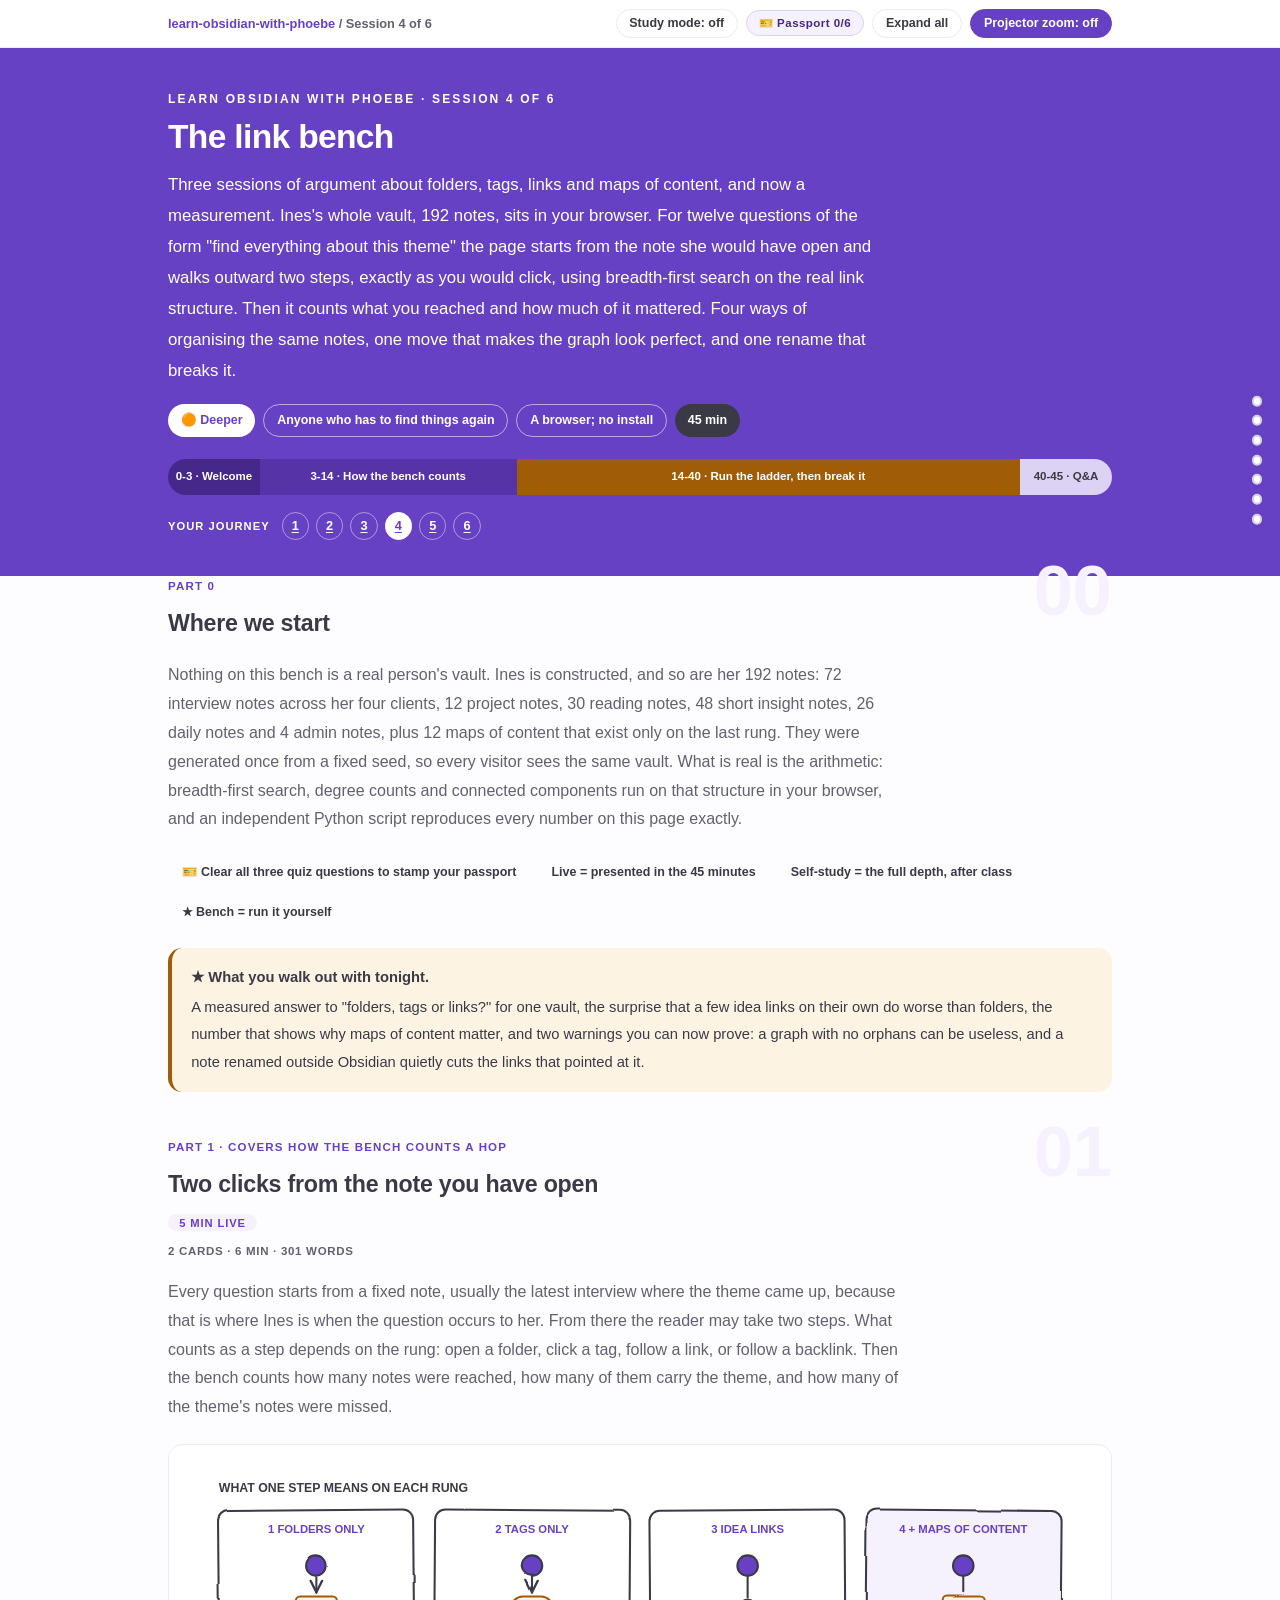
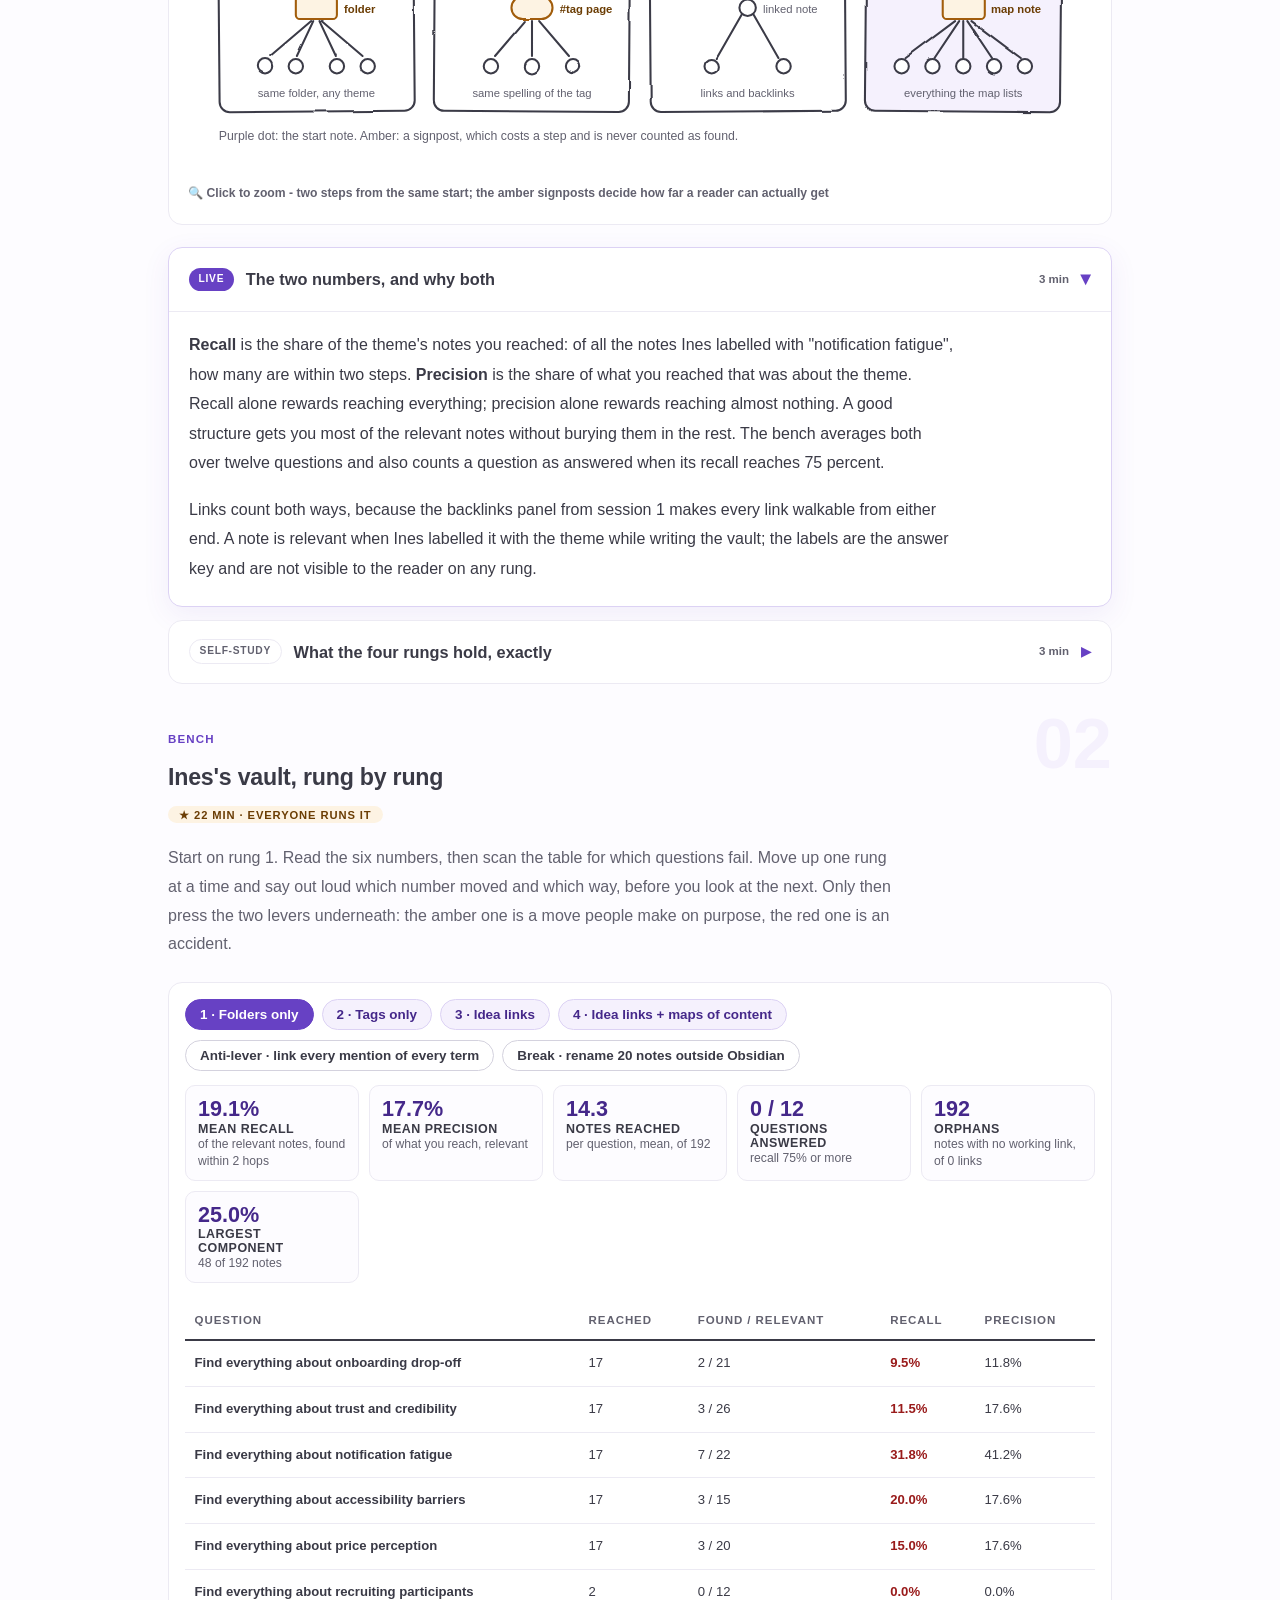
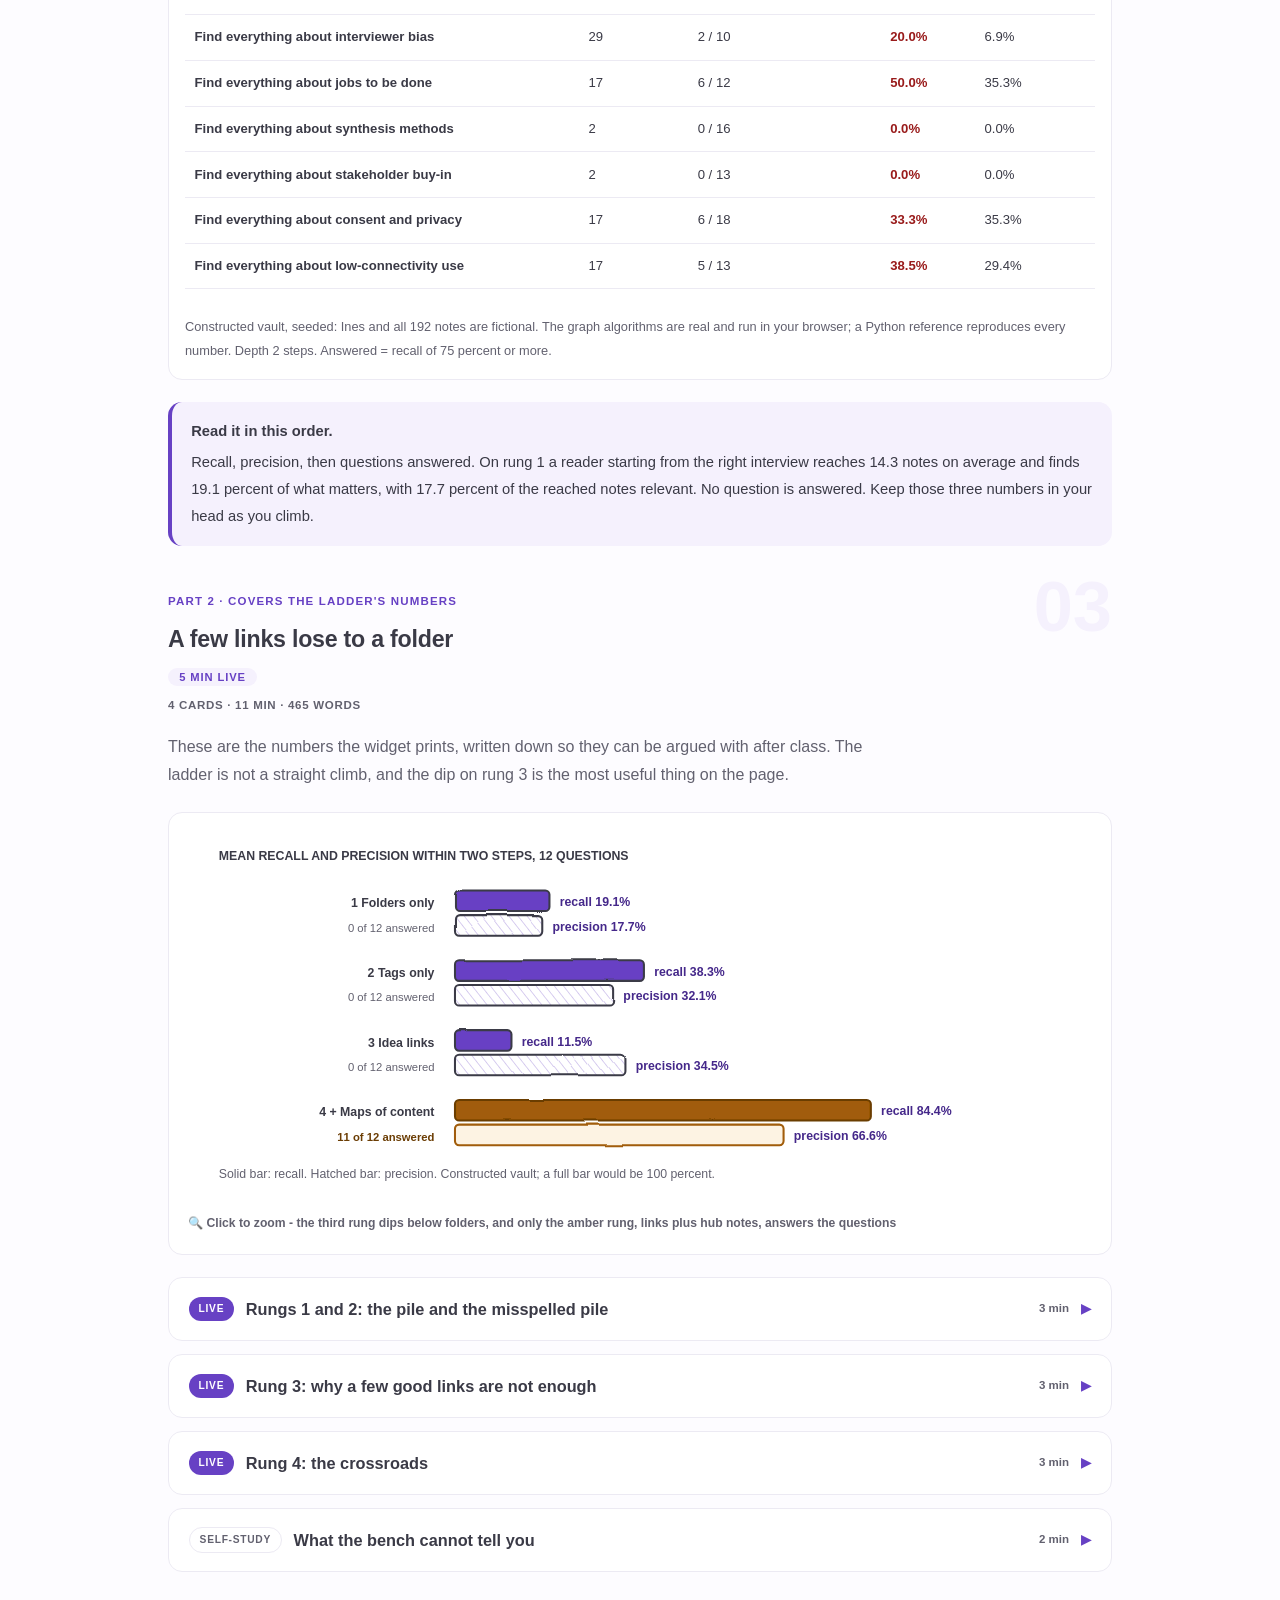
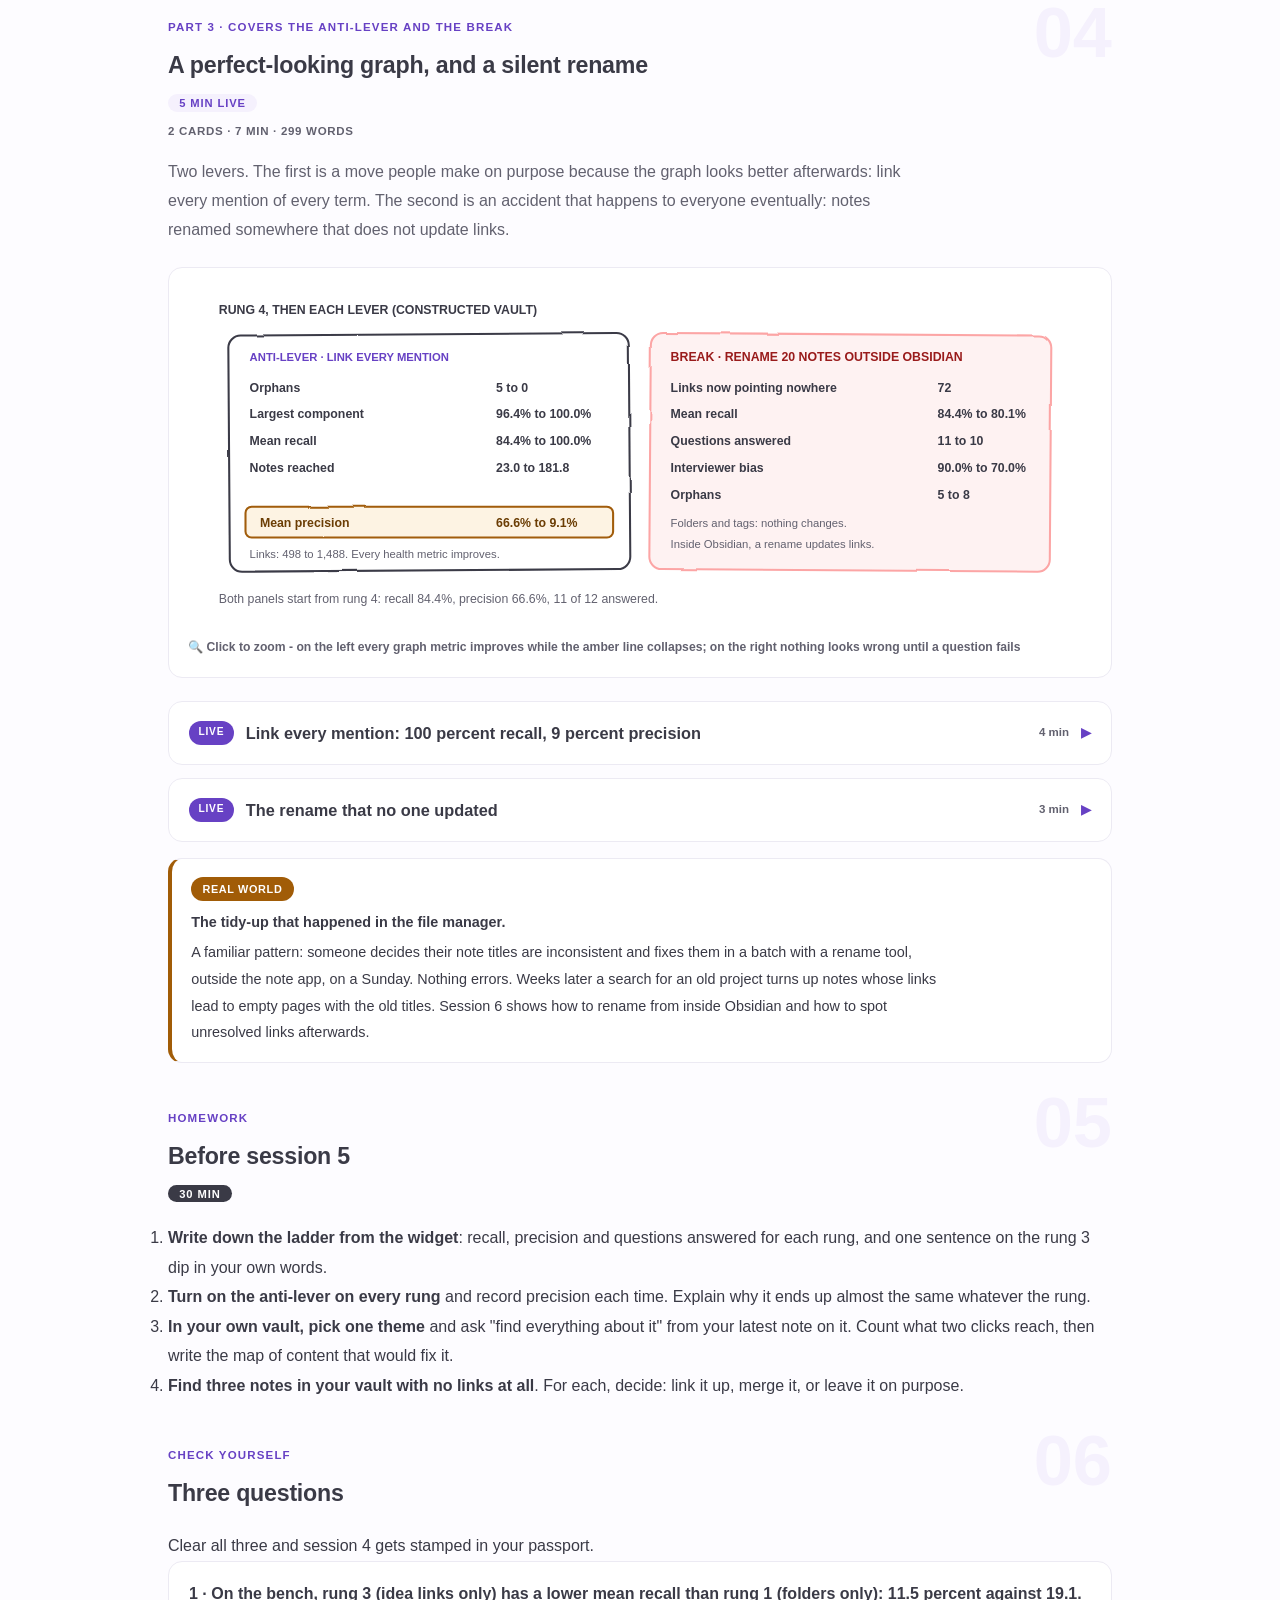
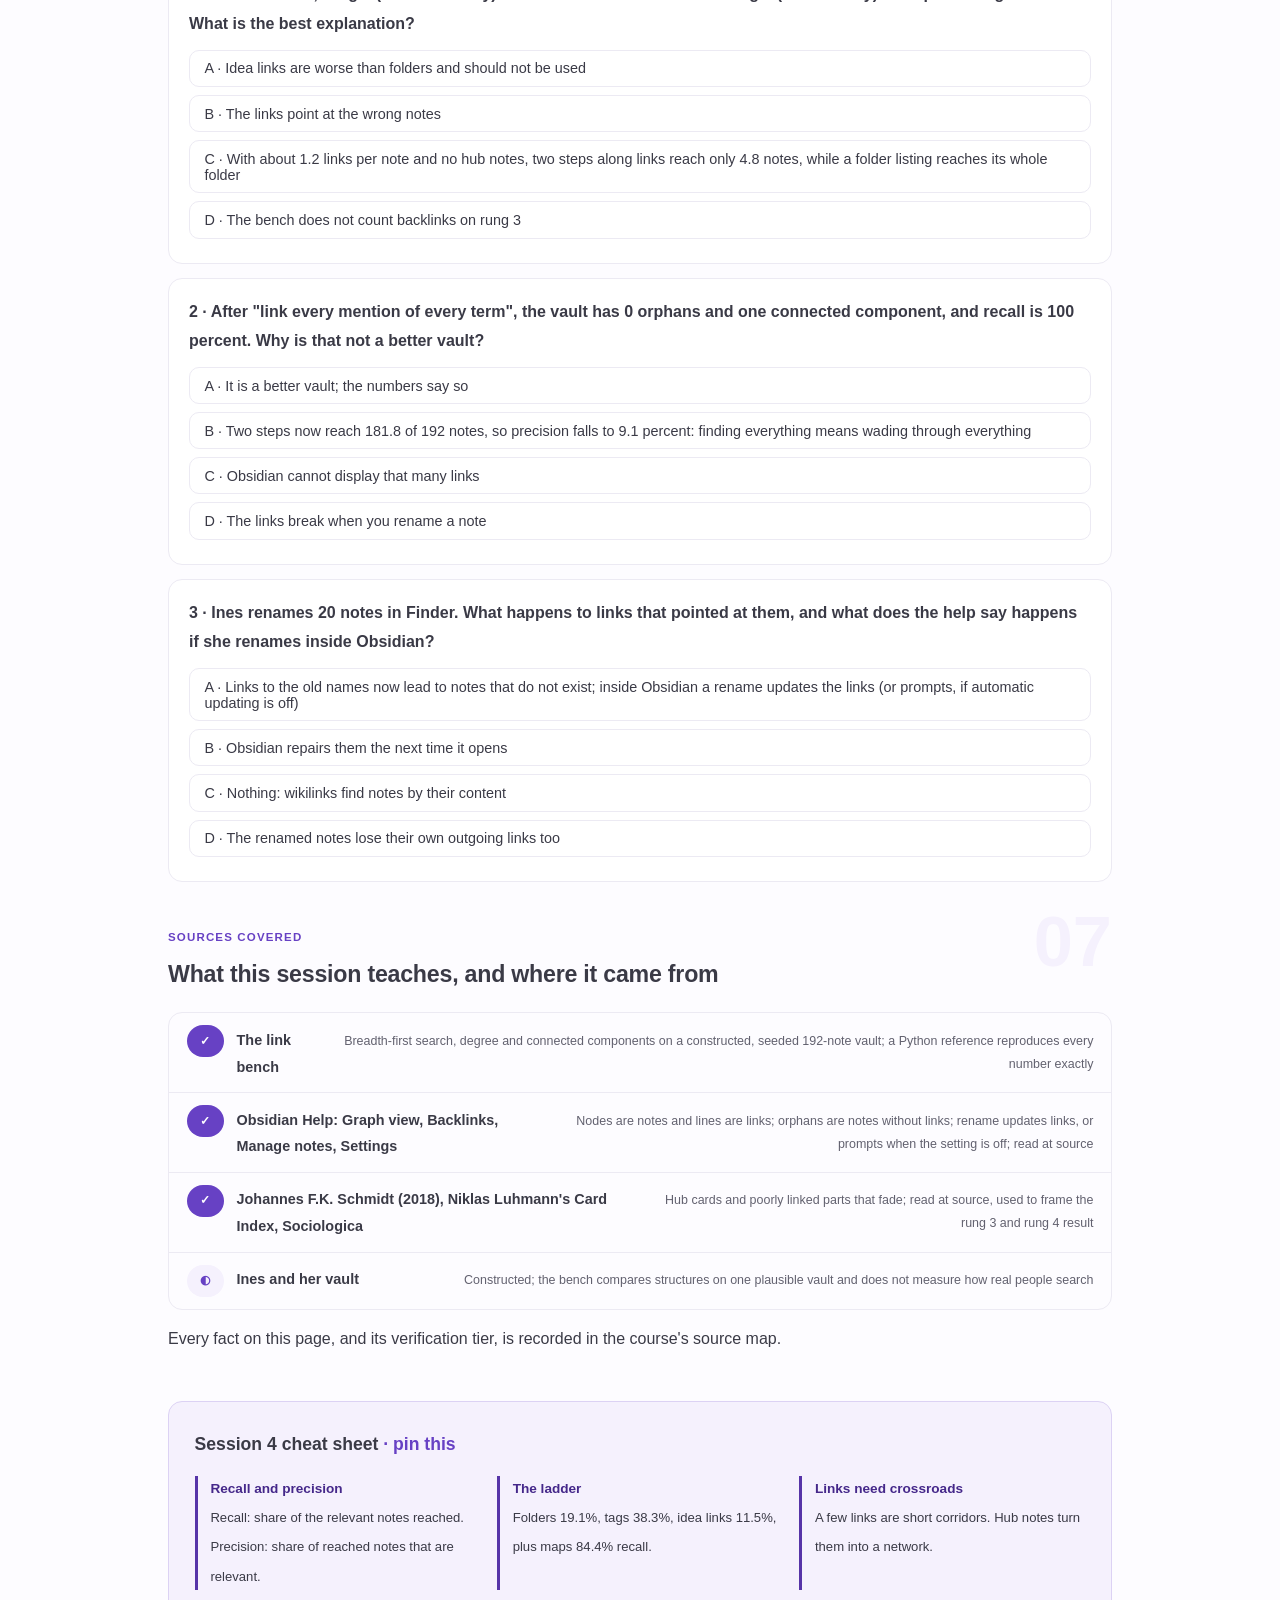
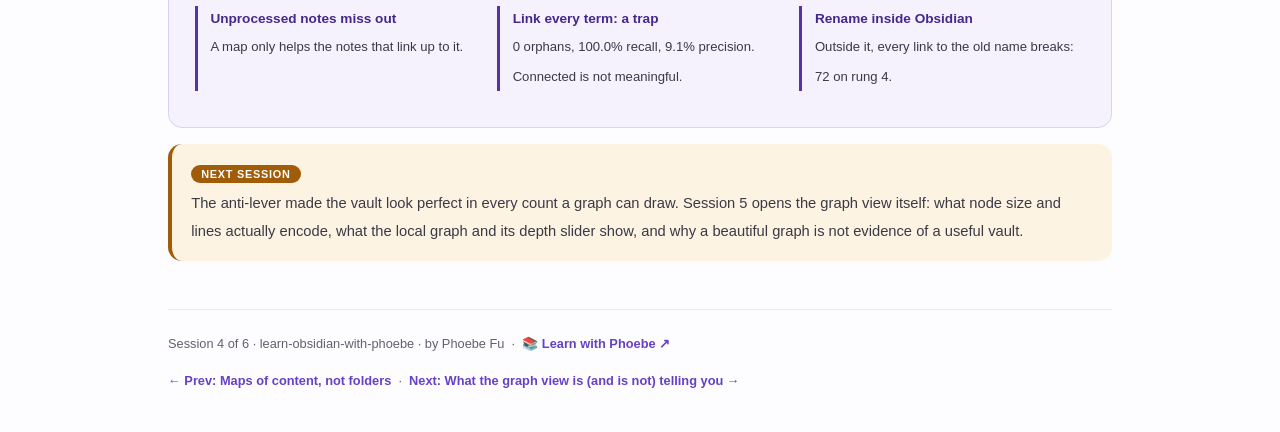
<file: courses/04-the-link-bench.html>
<!DOCTYPE html>
<html lang="en">
<head>
<meta charset="UTF-8">
<meta name="viewport" content="width=device-width, initial-scale=1.0">
<!-- social:start -->
<meta name="description" content="Session 4 of 6. Run real graph algorithms on a constructed 192-note research vault: folders, tags, idea links and maps of content, twelve find-everything questions, recall and precision within two hops, plus the move that makes the graph look perfect and the rename that breaks it.">
<meta property="og:type" content="article">
<meta property="og:site_name" content="Learn with Phoebe">
<meta property="og:title" content="The link bench - learn obsidian with phoebe">
<meta property="og:description" content="Session 4 of 6. Folders, tags, links and maps of content, measured with breadth-first search on a 192-note vault.">
<meta property="og:url" content="https://phoebefu6.github.io/learn-obsidian-with-phoebe/courses/04-the-link-bench.html">
<meta property="og:image" content="https://phoebefu6.github.io/learn-obsidian-with-phoebe/assets/og-cover.png">
<meta property="og:image:width" content="1200">
<meta property="og:image:height" content="630">
<meta name="twitter:card" content="summary_large_image">
<meta name="twitter:title" content="The link bench - learn obsidian with phoebe">
<meta name="twitter:description" content="Session 4 of 6. Recall and precision within two hops, on four ways of organising one vault.">
<meta name="twitter:image" content="https://phoebefu6.github.io/learn-obsidian-with-phoebe/assets/og-cover.png">
<!-- social:end -->
<title>Session 4 · The link bench - learn obsidian with phoebe</title>
<link rel="stylesheet" href="../assets/style.css?v=21">
</head>
<body>

<div class="toolbar">
  <div class="wrap">
    <span class="crumb"><a href="../index.html">learn-obsidian-with-phoebe</a> / Session 4 of 6</span>
    <button class="btn" id="toggle-all" type="button">Expand all</button>
    <button class="btn primary" id="zoom-toggle" type="button">Projector zoom: off</button>
  </div>
</div>

<header class="masthead">
  <div class="wrap">
    <div class="eyebrow">Learn Obsidian with Phoebe · Session 4 of 6</div>
    <h1>The link <span class="accent">bench</span></h1>
    <p class="sub">Three sessions of argument about folders, tags, links and maps of content, and now a measurement. Ines's whole vault, 192 notes, sits in your browser. For twelve questions of the form "find everything about this theme" the page starts from the note she would have open and walks outward two steps, exactly as you would click, using breadth-first search on the real link structure. Then it counts what you reached and how much of it mattered. Four ways of organising the same notes, one move that makes the graph look perfect, and one rename that breaks it.</p>
    <div class="chip-row">
      <span class="chip level">🟠 Deeper</span>
      <span class="chip audience">Anyone who has to find things again</span>
      <span class="chip audience">A browser; no install</span>
      <span class="chip time">45 min</span>
    </div>
    <div class="agenda">
      <span class="a1" style="flex:1">0-3 · Welcome</span>
      <span class="a2" style="flex:3">3-14 · How the bench counts</span>
      <span class="a3" style="flex:6">14-40 · Run the ladder, then break it</span>
      <span class="a4" style="flex:1">40-45 · Q&amp;A</span>
    </div>
  </div>
</header>

<main class="wrap">

  <section class="section" id="intro">
    <div class="section-kicker">
      <span class="klabel">Part 0</span>
      <h2>Where we start</h2>
    </div>
    <p class="lede">Nothing on this bench is a real person's vault. Ines is constructed, and so are her 192 notes: 72 interview notes across her four clients, 12 project notes, 30 reading notes, 48 short insight notes, 26 daily notes and 4 admin notes, plus 12 maps of content that exist only on the last rung. They were generated once from a fixed seed, so every visitor sees the same vault. What is real is the arithmetic: breadth-first search, degree counts and connected components run on that structure in your browser, and an independent Python script reproduces every number on this page exactly.</p>

    <div class="legend">
      <span class="pill">🎫 Clear all three quiz questions to stamp your passport</span>
      <span class="pill">Live = presented in the 45 minutes</span>
      <span class="pill">Self-study = the full depth, after class</span>
      <span class="pill">★ Bench = run it yourself</span>
    </div>

    <div class="callout win">
      <p><strong>★ What you walk out with tonight.</strong> A measured answer to "folders, tags or links?" for one vault, the surprise that a few idea links on their own do worse than folders, the number that shows why maps of content matter, and two warnings you can now prove: a graph with no orphans can be useless, and a note renamed outside Obsidian quietly cuts the links that pointed at it.</p>
    </div>
  </section>

  <section class="section" id="part-1">
    <div class="section-kicker">
      <span class="klabel">Part 1 · covers how the bench counts a hop</span>
      <h2>Two clicks from the note you have open</h2>
      <span class="tag concept">5 min live</span>
    </div>
    <p class="lede">Every question starts from a fixed note, usually the latest interview where the theme came up, because that is where Ines is when the question occurs to her. From there the reader may take two steps. What counts as a step depends on the rung: open a folder, click a tag, follow a link, or follow a backlink. Then the bench counts how many notes were reached, how many of them carry the theme, and how many of the theme's notes were missed.</p>

    <figure class="zoomable">
      <svg viewBox="0 0 880 300" xmlns="http://www.w3.org/2000/svg" role="img" aria-label="Four small panels, one per rung, each showing the start note and what two steps reach. Folders only: start, the folder listing, then every note in that folder. Tags only: start, a tag page, then every note with that tag. Idea links: start, a linked note, then that note's links and backlinks. Plus maps of content: start, a map note, then every note the map lists. Folder listings, tag pages and maps are drawn in amber as signposts: they cost a step but are never counted as found.">
        <defs>
          <filter id="o4aSk" x="-3%" y="-3%" width="106%" height="106%"><feTurbulence type="fractalNoise" baseFrequency="0.02" numOctaves="2" seed="13" result="n"/><feDisplacementMap in="SourceGraphic" in2="n" scale="2.4" xChannelSelector="R" yChannelSelector="G"/></filter>
          <marker id="o4aAr" viewBox="0 0 10 10" refX="9" refY="5" markerWidth="7" markerHeight="7" orient="auto"><path d="M1 1 L9 5 L1 9" fill="none" stroke="#3A3A46" stroke-width="1.6" stroke-linecap="round"/></marker>
        </defs>
        <style>
          .o4aH { font: 800 12px Inter, sans-serif; fill: #3A3A46; }
          .o4aL { font: 600 12px Inter, sans-serif; fill: #3A3A46; }
          .o4aS { font: 400 11px Inter, sans-serif; fill: #62616F; }
          .o4aB { font: 800 11px Inter, sans-serif; fill: #6B3D04; }
          .o4aA { font: 700 11px Inter, sans-serif; fill: #6741C4; }
          .o4aN { font: 400 12px Inter, sans-serif; fill: #62616F; }
        </style>

        <text class="o4aH" x="30" y="26">WHAT ONE STEP MEANS ON EACH RUNG</text>

        <g filter="url(#o4aSk)" fill="none" stroke="#3A3A46" stroke-width="2" stroke-linecap="round" stroke-linejoin="round">
          <rect x="30" y="44" width="190" height="196" rx="10" transform="rotate(-0.5 125 142)" fill="#FFFFFF"/>
          <rect x="240" y="44" width="190" height="196" rx="10" transform="rotate(0.4 335 142)" fill="#FFFFFF"/>
          <rect x="450" y="44" width="190" height="196" rx="10" transform="rotate(-0.4 545 142)" fill="#FFFFFF"/>
          <rect x="660" y="44" width="190" height="196" rx="10" transform="rotate(0.5 755 142)" fill="#F5F1FD"/>
          <circle cx="125" cy="98" r="10" fill="#6741C4"/>
          <rect x="105" y="128" width="40" height="22" rx="4" fill="#FDF3E3" stroke="#A15C07"/>
          <circle cx="75" cy="196" r="7" fill="#FFFFFF"/><circle cx="105" cy="196" r="7" fill="#FFFFFF"/><circle cx="145" cy="196" r="7" fill="#FFFFFF"/><circle cx="175" cy="196" r="7" fill="#FFFFFF"/>
          <path d="M125 109 L125 124" marker-end="url(#o4aAr)"/>
          <path d="M120 152 L80 186 M122 152 L106 186 M128 152 L144 186 M130 152 L170 186"/>
          <circle cx="335" cy="98" r="10" fill="#6741C4"/>
          <rect x="315" y="128" width="40" height="22" rx="11" fill="#FDF3E3" stroke="#A15C07"/>
          <circle cx="295" cy="196" r="7" fill="#FFFFFF"/><circle cx="335" cy="196" r="7" fill="#FFFFFF"/><circle cx="375" cy="196" r="7" fill="#FFFFFF"/>
          <path d="M335 109 L335 124" marker-end="url(#o4aAr)"/>
          <path d="M328 152 L299 186 M335 152 L335 186 M342 152 L371 186"/>
          <circle cx="545" cy="98" r="10" fill="#6741C4"/>
          <circle cx="545" cy="139" r="8" fill="#FFFFFF"/>
          <circle cx="510" cy="196" r="7" fill="#FFFFFF"/><circle cx="580" cy="196" r="7" fill="#FFFFFF"/>
          <path d="M545 109 L545 129"/>
          <path d="M539 146 L515 188 M551 146 L575 188"/>
          <circle cx="755" cy="98" r="10" fill="#6741C4"/>
          <rect x="735" y="128" width="40" height="22" rx="4" fill="#FDF3E3" stroke="#A15C07"/>
          <circle cx="695" cy="196" r="7" fill="#FFFFFF"/><circle cx="725" cy="196" r="7" fill="#FFFFFF"/><circle cx="755" cy="196" r="7" fill="#FFFFFF"/><circle cx="785" cy="196" r="7" fill="#FFFFFF"/><circle cx="815" cy="196" r="7" fill="#FFFFFF"/>
          <path d="M755 109 L755 124"/>
          <path d="M747 152 L699 188 M751 152 L727 188 M755 152 L755 188 M759 152 L783 188 M763 152 L811 188"/>
        </g>

        <text class="o4aA" x="125" y="66" text-anchor="middle">1 FOLDERS ONLY</text>
        <text class="o4aB" x="152" y="144">folder</text>
        <text class="o4aS" x="125" y="226" text-anchor="middle">same folder, any theme</text>
        <text class="o4aA" x="335" y="66" text-anchor="middle">2 TAGS ONLY</text>
        <text class="o4aB" x="362" y="144">#tag page</text>
        <text class="o4aS" x="335" y="226" text-anchor="middle">same spelling of the tag</text>
        <text class="o4aA" x="545" y="66" text-anchor="middle">3 IDEA LINKS</text>
        <text class="o4aS" x="560" y="144">linked note</text>
        <text class="o4aS" x="545" y="226" text-anchor="middle">links and backlinks</text>
        <text class="o4aA" x="755" y="66" text-anchor="middle">4 + MAPS OF CONTENT</text>
        <text class="o4aB" x="782" y="144">map note</text>
        <text class="o4aS" x="755" y="226" text-anchor="middle">everything the map lists</text>

        <text class="o4aN" x="30" y="268">Purple dot: the start note. Amber: a signpost, which costs a step and is never counted as found.</text>
      </svg>
      <figcaption>🔍 Click to zoom - two steps from the same start; the amber signposts decide how far a reader can actually get</figcaption>
    </figure>

    <details class="card" open>
      <summary><span class="mode live">Live</span>The two numbers, and why both<span class="mini">3 min</span><span class="caret">▶</span></summary>
      <div class="body">
        <p><strong>Recall</strong> is the share of the theme's notes you reached: of all the notes Ines labelled with "notification fatigue", how many are within two steps. <strong>Precision</strong> is the share of what you reached that was about the theme. Recall alone rewards reaching everything; precision alone rewards reaching almost nothing. A good structure gets you most of the relevant notes without burying them in the rest. The bench averages both over twelve questions and also counts a question as answered when its recall reaches 75 percent.</p>
        <p>Links count both ways, because the backlinks panel from session 1 makes every link walkable from either end. A note is relevant when Ines labelled it with the theme while writing the vault; the labels are the answer key and are not visible to the reader on any rung.</p>
      </div>
    </details>

    <details class="card">
      <summary><span class="mode self">Self-study</span>What the four rungs hold, exactly<span class="mini">3 min</span><span class="caret">▶</span></summary>
      <div class="body">
        <p><strong>Folders only:</strong> notes live in folders by client and by kind (Clients/Corvid/Interviews, Reading, Insights, Daily, Admin). <strong>Tags only:</strong> each interview carries its client tag, and theme tags are applied the way people actually apply them: about two times in three, in three drifting spellings (#onboarding, #onboard, #first-run), so a tag page shows one spelling only. <strong>Idea links:</strong> the 226 wikilinks Ines wrote by idea, about 1.2 per note: interviews to insights, insights to insights and readings, project readouts to the insights they cite, daily notes to the interviews of that day. Some interviews were never processed and link nowhere. <strong>Plus maps of content:</strong> twelve map notes, one per theme, each listing the theme's insights, readings and findings readout; insights, readings and projects link up to their map, and so do 70 percent of interviews, the ones Ines got round to processing.</p>
        <p>The full rules sit in a comment at the top of the bench's script, and the vault itself is a readable data file next to it.</p>
      </div>
    </details>
  </section>

  <section class="section" id="bench">
    <div class="section-kicker">
      <span class="klabel">Bench</span>
      <h2>Ines's vault, rung by rung</h2>
      <span class="tag demo">★ 22 min · everyone runs it</span>
    </div>
    <p class="lede">Start on rung 1. Read the six numbers, then scan the table for which questions fail. Move up one rung at a time and say out loud which number moved and which way, before you look at the next. Only then press the two levers underneath: the amber one is a move people make on purpose, the red one is an accident.</p>

    <div id="link-bench">
      <div class="lb-controls">
        <div class="lb-rungs" role="group" aria-label="Rung"></div>
        <div class="lb-levers">
          <button class="lb-lever" type="button" data-lb="anti" aria-pressed="false">Anti-lever · link every mention of every term</button>
          <button class="lb-lever is-break" type="button" data-lb="break" aria-pressed="false">Break · rename 20 notes outside Obsidian</button>
        </div>
      </div>
      <div class="lb-out" aria-live="polite"></div>
      <p class="lb-honest">Constructed vault, seeded: Ines and all 192 notes are fictional. The graph algorithms are real and run in your browser; a Python reference reproduces every number. Depth 2 steps. Answered = recall of 75 percent or more.</p>
    </div>

    <div class="callout tip">
      <p><strong>Read it in this order.</strong> Recall, precision, then questions answered. On rung 1 a reader starting from the right interview reaches 14.3 notes on average and finds 19.1 percent of what matters, with 17.7 percent of the reached notes relevant. No question is answered. Keep those three numbers in your head as you climb.</p>
    </div>
  </section>

  <section class="section" id="part-2">
    <div class="section-kicker">
      <span class="klabel">Part 2 · covers the ladder's numbers</span>
      <h2>A few links lose to a folder</h2>
      <span class="tag concept">5 min live</span>
    </div>
    <p class="lede">These are the numbers the widget prints, written down so they can be argued with after class. The ladder is not a straight climb, and the dip on rung 3 is the most useful thing on the page.</p>

    <figure class="zoomable">
      <svg viewBox="0 0 880 360" xmlns="http://www.w3.org/2000/svg" role="img" aria-label="Paired bars for four rungs, mean recall and mean precision within two steps, constructed vault. Folders only: recall 19.1 percent, precision 17.7 percent. Tags only: recall 38.3, precision 32.1. Idea links: recall 11.5, precision 34.5, the lowest recall. Plus maps of content: recall 84.4, precision 66.6, highlighted in amber, with 11 of 12 questions answered.">
        <defs>
          <filter id="o4bSk" x="-3%" y="-3%" width="106%" height="106%"><feTurbulence type="fractalNoise" baseFrequency="0.02" numOctaves="2" seed="29" result="n"/><feDisplacementMap in="SourceGraphic" in2="n" scale="2.4" xChannelSelector="R" yChannelSelector="G"/></filter>
          <pattern id="o4bHc" patternUnits="userSpaceOnUse" width="7" height="7" patternTransform="rotate(-38)"><line x1="0" y1="0" x2="0" y2="7" stroke="#6741C4" stroke-width="1" opacity=".5"/></pattern>
        </defs>
        <style>
          .o4bH { font: 800 12px Inter, sans-serif; fill: #3A3A46; }
          .o4bL { font: 600 12px Inter, sans-serif; fill: #3A3A46; }
          .o4bS { font: 400 11px Inter, sans-serif; fill: #62616F; }
          .o4bB { font: 800 11px Inter, sans-serif; fill: #6B3D04; }
          .o4bV { font: 800 12px Inter, sans-serif; fill: #45288A; }
          .o4bN { font: 400 12px Inter, sans-serif; fill: #62616F; }
        </style>

        <text class="o4bH" x="30" y="26">MEAN RECALL AND PRECISION WITHIN TWO STEPS, 12 QUESTIONS</text>

        <g filter="url(#o4bSk)" fill="none" stroke="#3A3A46" stroke-width="2" stroke-linecap="round" stroke-linejoin="round">
          <rect x="260" y="56" width="92" height="20" rx="4" fill="#6741C4"/>
          <rect x="260" y="80" width="85" height="20" rx="4" fill="url(#o4bHc)"/>
          <rect x="260" y="124" width="184" height="20" rx="4" fill="#6741C4"/>
          <rect x="260" y="148" width="154" height="20" rx="4" fill="url(#o4bHc)"/>
          <rect x="260" y="192" width="55" height="20" rx="4" fill="#6741C4"/>
          <rect x="260" y="216" width="166" height="20" rx="4" fill="url(#o4bHc)"/>
          <rect x="260" y="260" width="405" height="20" rx="4" fill="#A15C07" stroke="#6B3D04"/>
          <rect x="260" y="284" width="320" height="20" rx="4" fill="#FDF3E3" stroke="#A15C07"/>
        </g>

        <text class="o4bL" x="240" y="72" text-anchor="end">1 Folders only</text>
        <text class="o4bS" x="240" y="96" text-anchor="end">0 of 12 answered</text>
        <text class="o4bL" x="240" y="140" text-anchor="end">2 Tags only</text>
        <text class="o4bS" x="240" y="164" text-anchor="end">0 of 12 answered</text>
        <text class="o4bL" x="240" y="208" text-anchor="end">3 Idea links</text>
        <text class="o4bS" x="240" y="232" text-anchor="end">0 of 12 answered</text>
        <text class="o4bL" x="240" y="276" text-anchor="end">4 + Maps of content</text>
        <text class="o4bB" x="240" y="300" text-anchor="end">11 of 12 answered</text>

        <text class="o4bV" x="362" y="71">recall 19.1%</text>
        <text class="o4bV" x="355" y="95">precision 17.7%</text>
        <text class="o4bV" x="454" y="139">recall 38.3%</text>
        <text class="o4bV" x="424" y="163">precision 32.1%</text>
        <text class="o4bV" x="325" y="207">recall 11.5%</text>
        <text class="o4bV" x="436" y="231">precision 34.5%</text>
        <text class="o4bV" x="675" y="275">recall 84.4%</text>
        <text class="o4bV" x="590" y="299">precision 66.6%</text>

        <text class="o4bN" x="30" y="336">Solid bar: recall. Hatched bar: precision. Constructed vault; a full bar would be 100 percent.</text>
      </svg>
      <figcaption>🔍 Click to zoom - the third rung dips below folders, and only the amber rung, links plus hub notes, answers the questions</figcaption>
    </figure>

    <details class="card">
      <summary><span class="mode live">Live</span>Rungs 1 and 2: the pile and the misspelled pile<span class="mini">3 min</span><span class="caret">▶</span></summary>
      <div class="body">
        <p>Folders put an interview next to the other interviews from the same client, whatever they were about. From the start note a reader reaches 14.3 notes on average, and 19.1 percent of the relevant notes. Three method questions (recruiting, synthesis, stakeholder buy-in) start from a project note in a client folder of three notes and reach two: recall 0.</p>
        <p>Tags do better, recall 38.3 percent and precision 32.1, because a theme tag crosses folders. But the tag pages split by spelling, and about a third of theme labels never became a tag, so even the best tag question stops at 63.6 percent. Tags are a filing label, not a connection: the help is clear that the graph view draws links between notes, and the orphan count on rungs 1 and 2 is all 192 notes.</p>
      </div>
    </details>

    <details class="card">
      <summary><span class="mode live">Live</span>Rung 3: why a few good links are not enough<span class="mini">3 min</span><span class="caret">▶</span></summary>
      <div class="body">
        <p>Ines's 226 idea links are well chosen: precision rises to 34.5 percent, the best of the first three rungs. Recall falls to 11.5 percent and a reader reaches only 4.8 notes. Each link is a short corridor; two steps along a corridor of one or two links each do not get far. Six of the twelve questions reach nothing relevant at all: their start note links to nothing, or only to a note that leads nowhere near the theme. Twenty notes are orphans.</p>
        <p>This is the honest finding to keep: linking by idea does not pay off note by note. It pays off when some notes become crossroads, which is what Luhmann's keyword index and the cards his archivist calls hubs were for (session 3).</p>
      </div>
    </details>

    <details class="card">
      <summary><span class="mode live">Live</span>Rung 4: the crossroads<span class="mini">3 min</span><span class="caret">▶</span></summary>
      <div class="body">
        <p>Add twelve maps of content, one per theme, and have notes link up to their map. Now the second step from almost any start lands on a map, and the map lists the theme. Recall jumps to 84.4 percent, precision to 66.6, and 11 of 12 questions are answered. Orphans fall to 5 and the largest connected piece holds 96.4 percent of the vault.</p>
        <p>The one failure is "trust and credibility", at 26.9 percent: its start interview is one of the 30 percent Ines never processed, so it links to no map. A map helps only the notes that point at it, which is why session 6 makes "link it up to a map" part of finishing a note.</p>
      </div>
    </details>

    <details class="card">
      <summary><span class="mode self">Self-study</span>What the bench cannot tell you<span class="mini">2 min</span><span class="caret">▶</span></summary>
      <div class="body">
        <p>The vault is constructed and its structure was chosen by a person, so the bench compares ways of organising one plausible vault; it does not measure how people actually search, and no controlled study was found showing that linked notes improve retrieval or learning. Search is not on the bench at all, and full-text search would find many of these notes by word. What the bench does show, for certain, is arithmetic about structure: what two steps can and cannot reach, given the links that exist.</p>
      </div>
    </details>
  </section>

  <section class="section" id="part-3">
    <div class="section-kicker">
      <span class="klabel">Part 3 · covers the anti-lever and the break</span>
      <h2>A perfect-looking graph, and a silent rename</h2>
      <span class="tag concept">5 min live</span>
    </div>
    <p class="lede">Two levers. The first is a move people make on purpose because the graph looks better afterwards: link every mention of every term. The second is an accident that happens to everyone eventually: notes renamed somewhere that does not update links.</p>

    <figure class="zoomable">
      <svg viewBox="0 0 880 330" xmlns="http://www.w3.org/2000/svg" role="img" aria-label="Two panels on rung 4. Left, link every mention of every term: orphans 5 to 0, largest component 96.4 to 100 percent, recall 84.4 to 100 percent, notes reached 23.0 to 181.8, and precision 66.6 to 9.1 percent, the precision line highlighted. Right, rename 20 notes outside Obsidian: 72 links now point at names that no longer exist, recall 84.4 to 80.1 percent, questions answered 11 to 10, interviewer bias falls from 90.0 to 70.0 percent and now fails.">
        <defs>
          <filter id="o4cSk" x="-3%" y="-3%" width="106%" height="106%"><feTurbulence type="fractalNoise" baseFrequency="0.02" numOctaves="2" seed="43" result="n"/><feDisplacementMap in="SourceGraphic" in2="n" scale="2.4" xChannelSelector="R" yChannelSelector="G"/></filter>
        </defs>
        <style>
          .o4cH { font: 800 12px Inter, sans-serif; fill: #3A3A46; }
          .o4cL { font: 600 12px Inter, sans-serif; fill: #3A3A46; }
          .o4cS { font: 400 11px Inter, sans-serif; fill: #62616F; }
          .o4cB { font: 800 12px Inter, sans-serif; fill: #6B3D04; }
          .o4cR { font: 800 12px Inter, sans-serif; fill: #991B1B; }
          .o4cA { font: 700 11px Inter, sans-serif; fill: #6741C4; }
          .o4cN { font: 400 12px Inter, sans-serif; fill: #62616F; }
        </style>

        <text class="o4cH" x="30" y="26">RUNG 4, THEN EACH LEVER (CONSTRUCTED VAULT)</text>

        <g filter="url(#o4cSk)" fill="none" stroke="#3A3A46" stroke-width="2" stroke-linecap="round" stroke-linejoin="round">
          <rect x="40" y="46" width="390" height="230" rx="12" transform="rotate(-0.4 235 161)" fill="#FFFFFF"/>
          <rect x="56" y="214" width="358" height="30" rx="6" fill="#FDF3E3" stroke="#A15C07"/>
          <rect x="450" y="46" width="390" height="230" rx="12" transform="rotate(0.4 645 161)" fill="#FEF2F2" stroke="#FCA5A5"/>
        </g>

        <text class="o4cA" x="60" y="72">ANTI-LEVER · LINK EVERY MENTION</text>
        <text class="o4cL" x="60" y="102">Orphans</text><text class="o4cL" x="300" y="102">5 to 0</text>
        <text class="o4cL" x="60" y="128">Largest component</text><text class="o4cL" x="300" y="128">96.4% to 100.0%</text>
        <text class="o4cL" x="60" y="154">Mean recall</text><text class="o4cL" x="300" y="154">84.4% to 100.0%</text>
        <text class="o4cL" x="60" y="180">Notes reached</text><text class="o4cL" x="300" y="180">23.0 to 181.8</text>
        <text class="o4cB" x="70" y="234">Mean precision</text><text class="o4cB" x="300" y="234">66.6% to 9.1%</text>
        <text class="o4cS" x="60" y="264">Links: 498 to 1,488. Every health metric improves.</text>

        <text class="o4cR" x="470" y="72">BREAK · RENAME 20 NOTES OUTSIDE OBSIDIAN</text>
        <text class="o4cL" x="470" y="102">Links now pointing nowhere</text><text class="o4cL" x="730" y="102">72</text>
        <text class="o4cL" x="470" y="128">Mean recall</text><text class="o4cL" x="730" y="128">84.4% to 80.1%</text>
        <text class="o4cL" x="470" y="154">Questions answered</text><text class="o4cL" x="730" y="154">11 to 10</text>
        <text class="o4cL" x="470" y="180">Interviewer bias</text><text class="o4cL" x="730" y="180">90.0% to 70.0%</text>
        <text class="o4cL" x="470" y="206">Orphans</text><text class="o4cL" x="730" y="206">5 to 8</text>
        <text class="o4cS" x="470" y="234">Folders and tags: nothing changes.</text>
        <text class="o4cS" x="470" y="254">Inside Obsidian, a rename updates links.</text>

        <text class="o4cN" x="30" y="308">Both panels start from rung 4: recall 84.4%, precision 66.6%, 11 of 12 answered.</text>
      </svg>
      <figcaption>🔍 Click to zoom - on the left every graph metric improves while the amber line collapses; on the right nothing looks wrong until a question fails</figcaption>
    </figure>

    <details class="card">
      <summary><span class="mode live">Live</span>Link every mention: 100 percent recall, 9 percent precision<span class="mini">4 min</span><span class="caret">▶</span></summary>
      <div class="body">
        <p>The anti-lever turns every term a note mentions into a link: <span class="mono">[[user]]</span>, <span class="mono">[[interview]]</span>, <span class="mono">[[client]]</span> and each theme's name. On rung 4 the vault goes from 498 links to 1,488, orphans drop to 0, and the whole vault becomes one connected piece. Recall hits 100 percent and all 12 questions count as answered, because two steps now reach 181.8 notes on average, nearly the entire vault. Precision falls to 9.1 percent, roughly the share of the vault on any one theme: no better than opening notes without looking.</p>
        <p>This is the reasoning behind session 1's advice to link the idea, not the word, and it is what session 5 means by asking what the graph view is not telling you. A graph with no orphans and one giant component can be a vault where every question's answer is "everything".</p>
      </div>
    </details>

    <details class="card">
      <summary><span class="mode live">Live</span>The rename that no one updated<span class="mini">3 min</span><span class="caret">▶</span></summary>
      <div class="body">
        <p>Inside Obsidian a rename is safe: the help says renaming a note updates all the links to it, and with the setting Automatically update internal links turned off, Obsidian prompts you instead. The break models the other case: 20 notes renamed in Finder, in another editor or by a sync script, where nothing can update the links. Every link that pointed at an old name now points at a note that does not exist: 72 of them on rung 4.</p>
        <p>The renamed notes keep their own outgoing links, so a backlink still leads to them from the other side, and recall only slips from 84.4 to 80.1 percent. But "interviewer bias" drops from 90.0 to 70.0 percent and stops counting as answered, and "trust and credibility" drops from 26.9 to 3.8. On rung 3, with fewer routes, 51 broken links cut recall from 11.5 to 6.5 percent. Folders and tags do not notice at all. Session 6 is about renaming safely.</p>
      </div>
    </details>

    <div class="callout example">
      <span class="ex-pill">Real world</span>
      <p><strong>The tidy-up that happened in the file manager.</strong> A familiar pattern: someone decides their note titles are inconsistent and fixes them in a batch with a rename tool, outside the note app, on a Sunday. Nothing errors. Weeks later a search for an old project turns up notes whose links lead to empty pages with the old titles. Session 6 shows how to rename from inside Obsidian and how to spot unresolved links afterwards.</p>
    </div>
  </section>

  <section class="section" id="exercise">
    <div class="section-kicker">
      <span class="klabel">Homework</span>
      <h2>Before session 5</h2>
      <span class="tag exercise">30 min</span>
    </div>
    <ol>
      <li><strong>Write down the ladder from the widget</strong>: recall, precision and questions answered for each rung, and one sentence on the rung 3 dip in your own words.</li>
      <li><strong>Turn on the anti-lever on every rung</strong> and record precision each time. Explain why it ends up almost the same whatever the rung.</li>
      <li><strong>In your own vault, pick one theme</strong> and ask "find everything about it" from your latest note on it. Count what two clicks reach, then write the map of content that would fix it.</li>
      <li><strong>Find three notes in your vault with no links at all</strong>. For each, decide: link it up, merge it, or leave it on purpose.</li>
    </ol>
  </section>

  <section class="section" id="quiz">
    <div class="section-kicker">
      <span class="klabel">Check yourself</span>
      <h2>Three questions</h2>
    </div>
    <p>Clear all three and session 4 gets stamped in your passport.</p>

    <div class="quiz-q" data-answer="2">
      <p class="qtext">1 · On the bench, rung 3 (idea links only) has a lower mean recall than rung 1 (folders only): 11.5 percent against 19.1. What is the best explanation?</p>
      <button class="qopt" type="button">A · Idea links are worse than folders and should not be used</button>
      <button class="qopt" type="button">B · The links point at the wrong notes</button>
      <button class="qopt" type="button">C · With about 1.2 links per note and no hub notes, two steps along links reach only 4.8 notes, while a folder listing reaches its whole folder</button>
      <button class="qopt" type="button">D · The bench does not count backlinks on rung 3</button>
      <p class="qwhy">Rung 3's precision is the best of the first three rungs, so the links are good. They are just short corridors. Add maps of content as crossroads and recall jumps to 84.4 percent. Backlinks are counted on every link rung.</p>
    </div>

    <div class="quiz-q" data-answer="1">
      <p class="qtext">2 · After "link every mention of every term", the vault has 0 orphans and one connected component, and recall is 100 percent. Why is that not a better vault?</p>
      <button class="qopt" type="button">A · It is a better vault; the numbers say so</button>
      <button class="qopt" type="button">B · Two steps now reach 181.8 of 192 notes, so precision falls to 9.1 percent: finding everything means wading through everything</button>
      <button class="qopt" type="button">C · Obsidian cannot display that many links</button>
      <button class="qopt" type="button">D · The links break when you rename a note</button>
      <p class="qwhy">Orphans and component size are counts of connection, not of meaning. When everything is two steps from everything, the neighbourhood of a note tells you nothing about it. Precision near the share of the vault on one theme is the tell.</p>
    </div>

    <div class="quiz-q" data-answer="0">
      <p class="qtext">3 · Ines renames 20 notes in Finder. What happens to links that pointed at them, and what does the help say happens if she renames inside Obsidian?</p>
      <button class="qopt" type="button">A · Links to the old names now lead to notes that do not exist; inside Obsidian a rename updates the links (or prompts, if automatic updating is off)</button>
      <button class="qopt" type="button">B · Obsidian repairs them the next time it opens</button>
      <button class="qopt" type="button">C · Nothing: wikilinks find notes by their content</button>
      <button class="qopt" type="button">D · The renamed notes lose their own outgoing links too</button>
      <p class="qwhy">A wikilink is a name. Change the name where Obsidian cannot see the change and the name in every link is wrong; on the bench that is 72 broken links on rung 4. The renamed notes keep their own outgoing links, which is why a backlink still reaches them.</p>
    </div>

    <p class="quiz-score"></p>
  </section>

  <section class="section" id="official">
    <div class="section-kicker">
      <span class="klabel">Sources covered</span>
      <h2>What this session teaches, and where it came from</h2>
    </div>
    <div class="covered">
      <div class="covered-row"><span class="status pill solid">✓</span><span class="name">The link bench</span><span class="note">Breadth-first search, degree and connected components on a constructed, seeded 192-note vault; a Python reference reproduces every number exactly</span></div>
      <div class="covered-row"><span class="status pill solid">✓</span><span class="name">Obsidian Help: Graph view, Backlinks, Manage notes, Settings</span><span class="note">Nodes are notes and lines are links; orphans are notes without links; rename updates links, or prompts when the setting is off; read at source</span></div>
      <div class="covered-row"><span class="status pill solid">✓</span><span class="name">Johannes F.K. Schmidt (2018), Niklas Luhmann's Card Index, Sociologica</span><span class="note">Hub cards and poorly linked parts that fade; read at source, used to frame the rung 3 and rung 4 result</span></div>
      <div class="covered-row"><span class="status pill light">◐</span><span class="name">Ines and her vault</span><span class="note">Constructed; the bench compares structures on one plausible vault and does not measure how real people search</span></div>
    </div>
    <p class="mono" style="margin-top:14px">Every fact on this page, and its verification tier, is recorded in the course's source map.</p>
  </section>

  <section class="cheat" id="cheatsheet">
    <h3>Session 4 cheat sheet <span>· pin this</span></h3>
    <div class="grid-2">
      <div class="cheat-item"><b>Recall and precision</b><span>Recall: share of the relevant notes reached. Precision: share of reached notes that are relevant.</span></div>
      <div class="cheat-item"><b>The ladder</b><span>Folders 19.1%, tags 38.3%, idea links 11.5%, plus maps 84.4% recall.</span></div>
      <div class="cheat-item"><b>Links need crossroads</b><span>A few links are short corridors. Hub notes turn them into a network.</span></div>
      <div class="cheat-item"><b>Unprocessed notes miss out</b><span>A map only helps the notes that link up to it.</span></div>
      <div class="cheat-item"><b>Link every term: a trap</b><span>0 orphans, 100.0% recall, 9.1% precision. Connected is not meaningful.</span></div>
      <div class="cheat-item"><b>Rename inside Obsidian</b><span>Outside it, every link to the old name breaks: 72 on rung 4.</span></div>
    </div>
  </section>

  <div class="callout next">
    <span class="nx-pill">Next session</span>
    <p>The anti-lever made the vault look perfect in every count a graph can draw. Session 5 opens the graph view itself: what node size and lines actually encode, what the local graph and its depth slider show, and why a beautiful graph is not evidence of a useful vault.</p>
  </div>

  <footer class="pagefoot">
    <span>Session 4 of 6 · learn-obsidian-with-phoebe · by Phoebe Fu &nbsp;·&nbsp; 📚 <a href="https://phoebefu6.github.io/learn-with-phoebe/">Learn with Phoebe ↗</a></span>
    <span><a href="03-maps-of-content-not-folders.html">← Prev: Maps of content, not folders</a> &nbsp;·&nbsp; <a href="05-what-the-graph-view-is-telling-you.html">Next: What the graph view is (and is not) telling you →</a></span>
  </footer>

</main>

<script src="../assets/ob-sample.js?v=1"></script>
<script src="../assets/ob-live.js?v=3"></script>
<script src="../assets/app.js?v=19"></script>
</body>
</html>
</file>
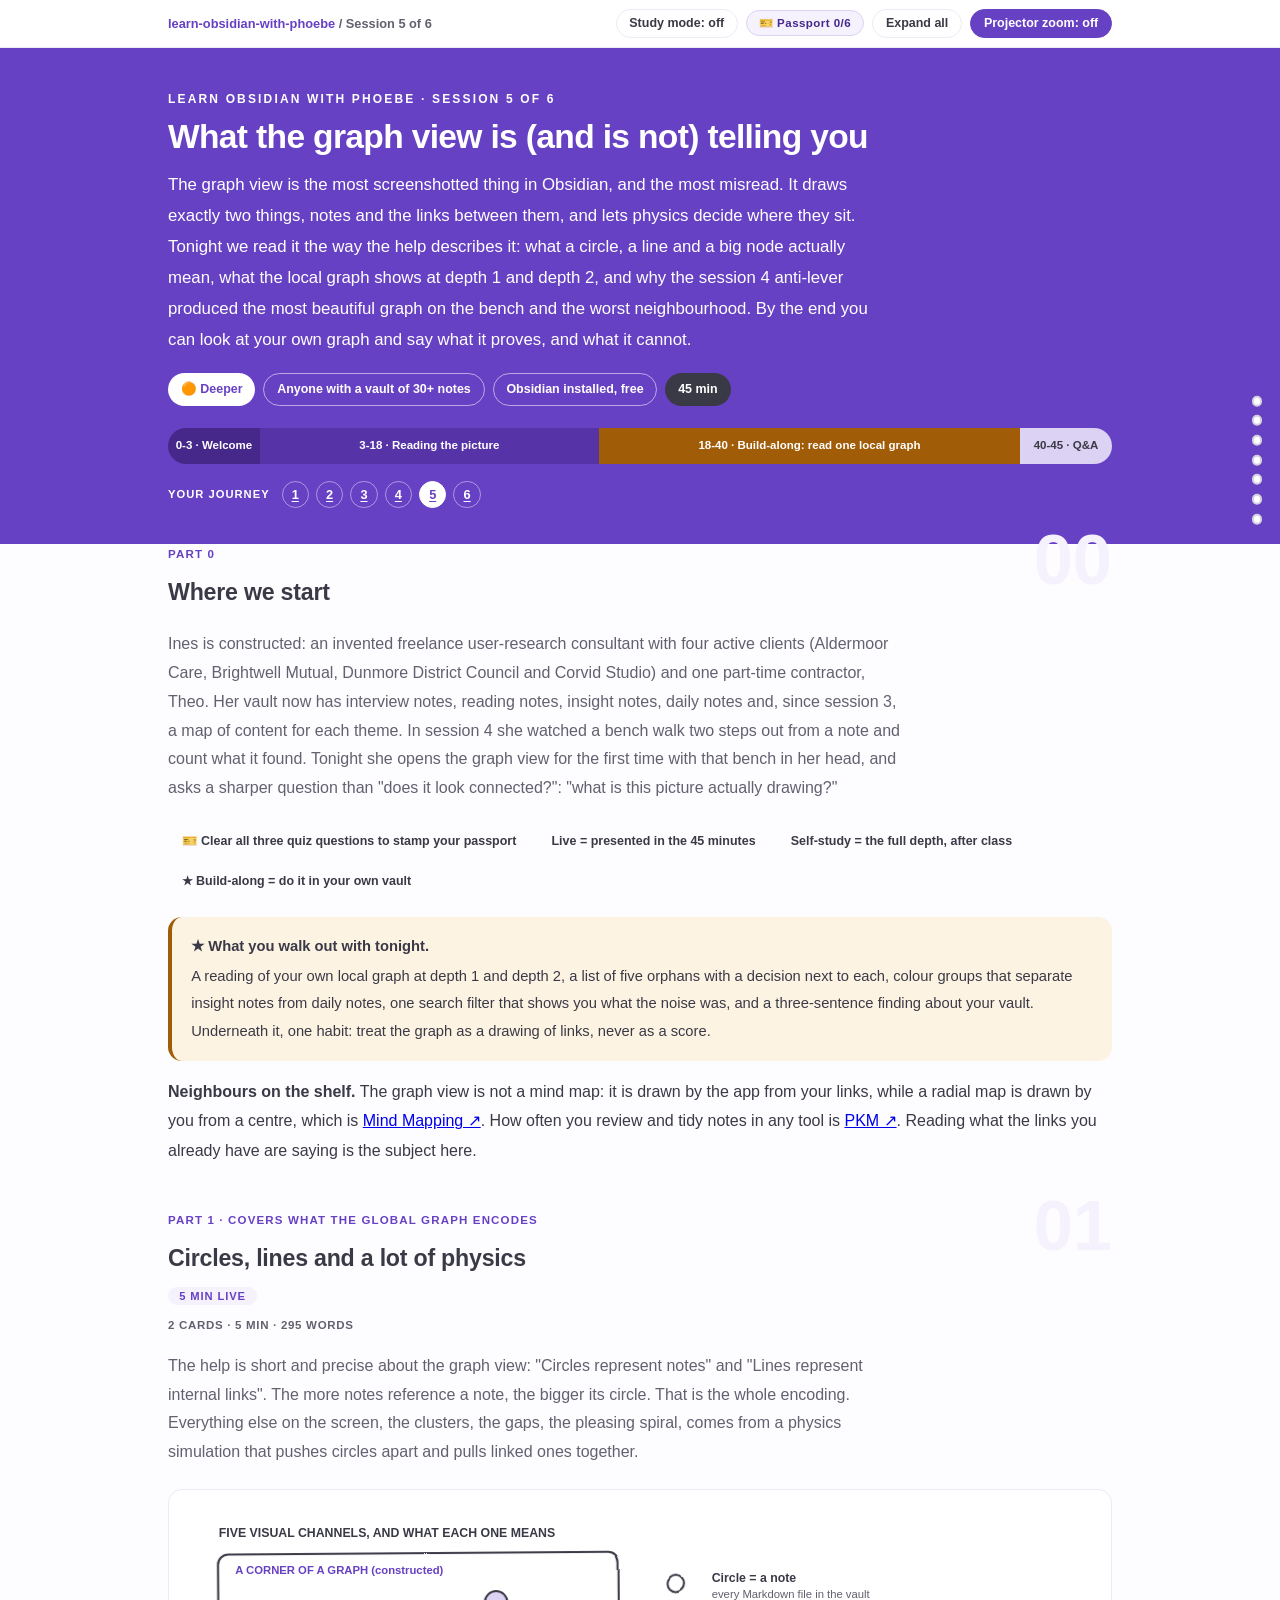
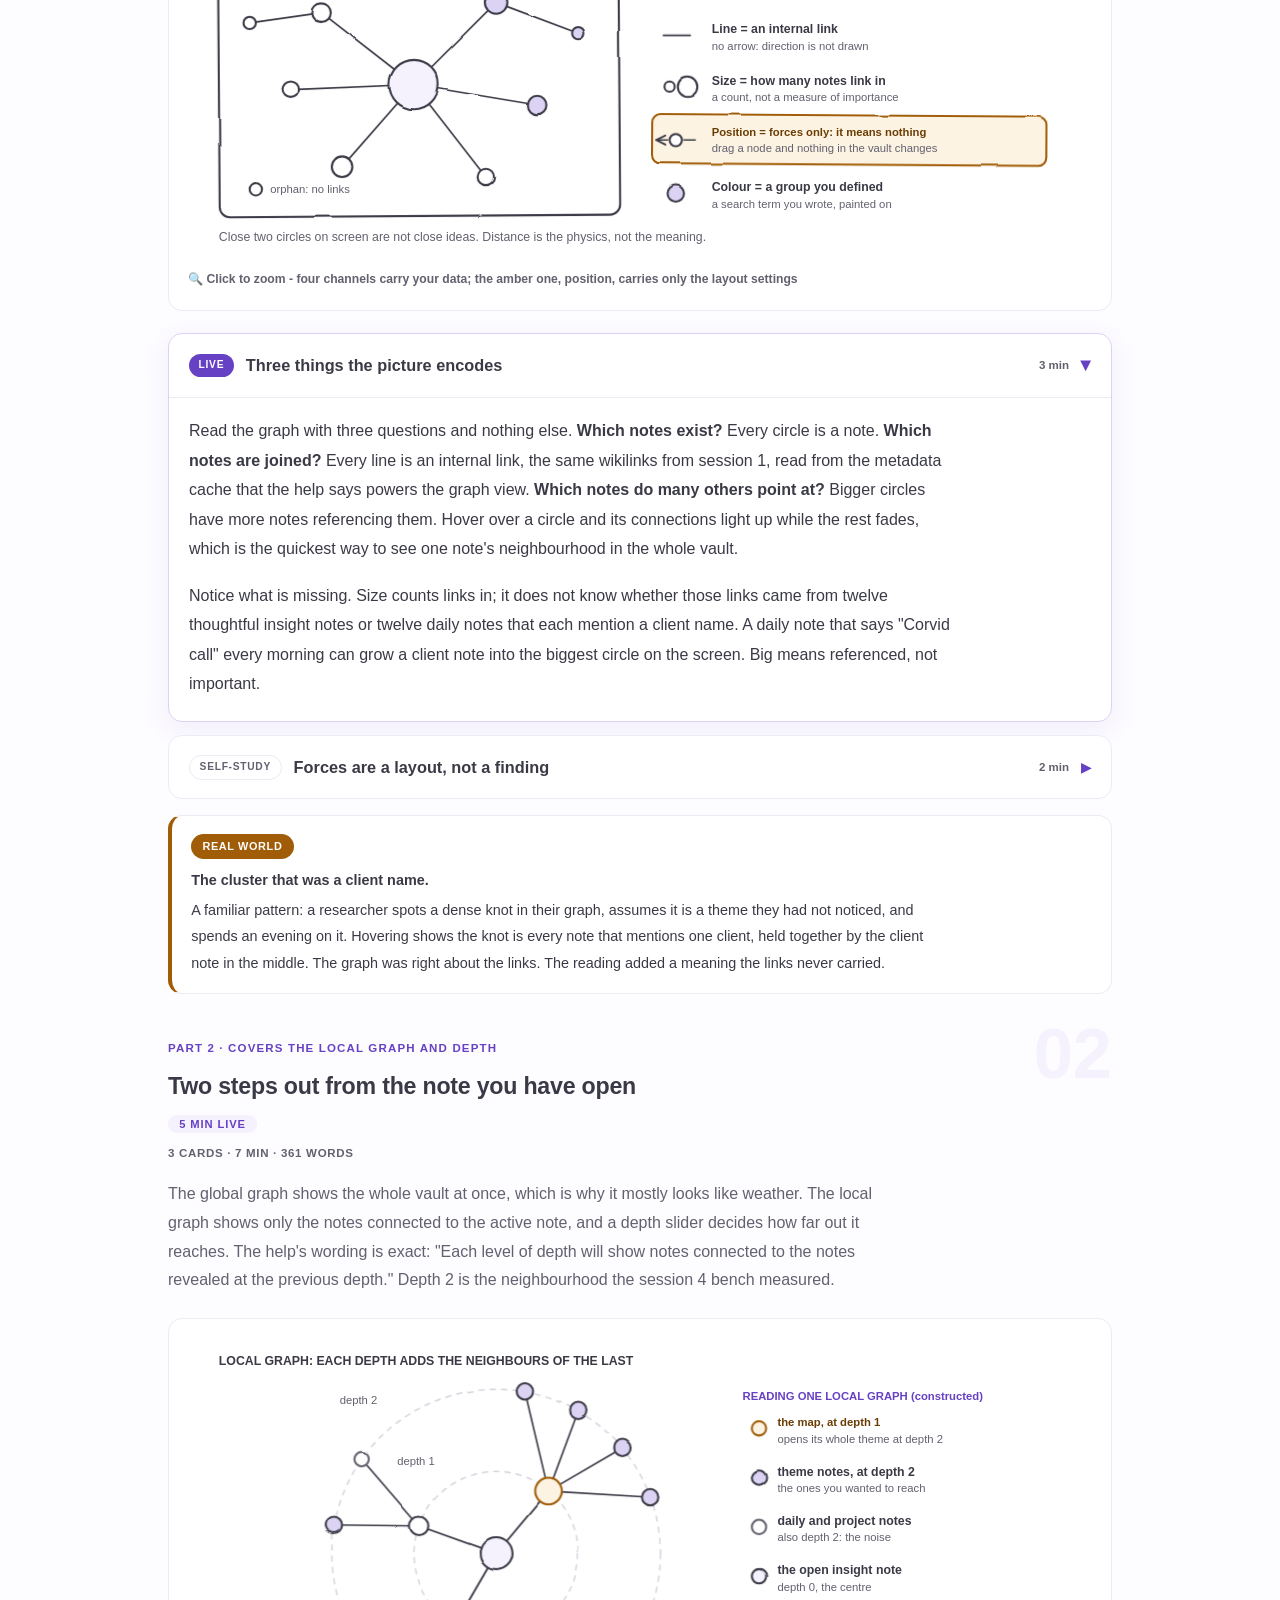
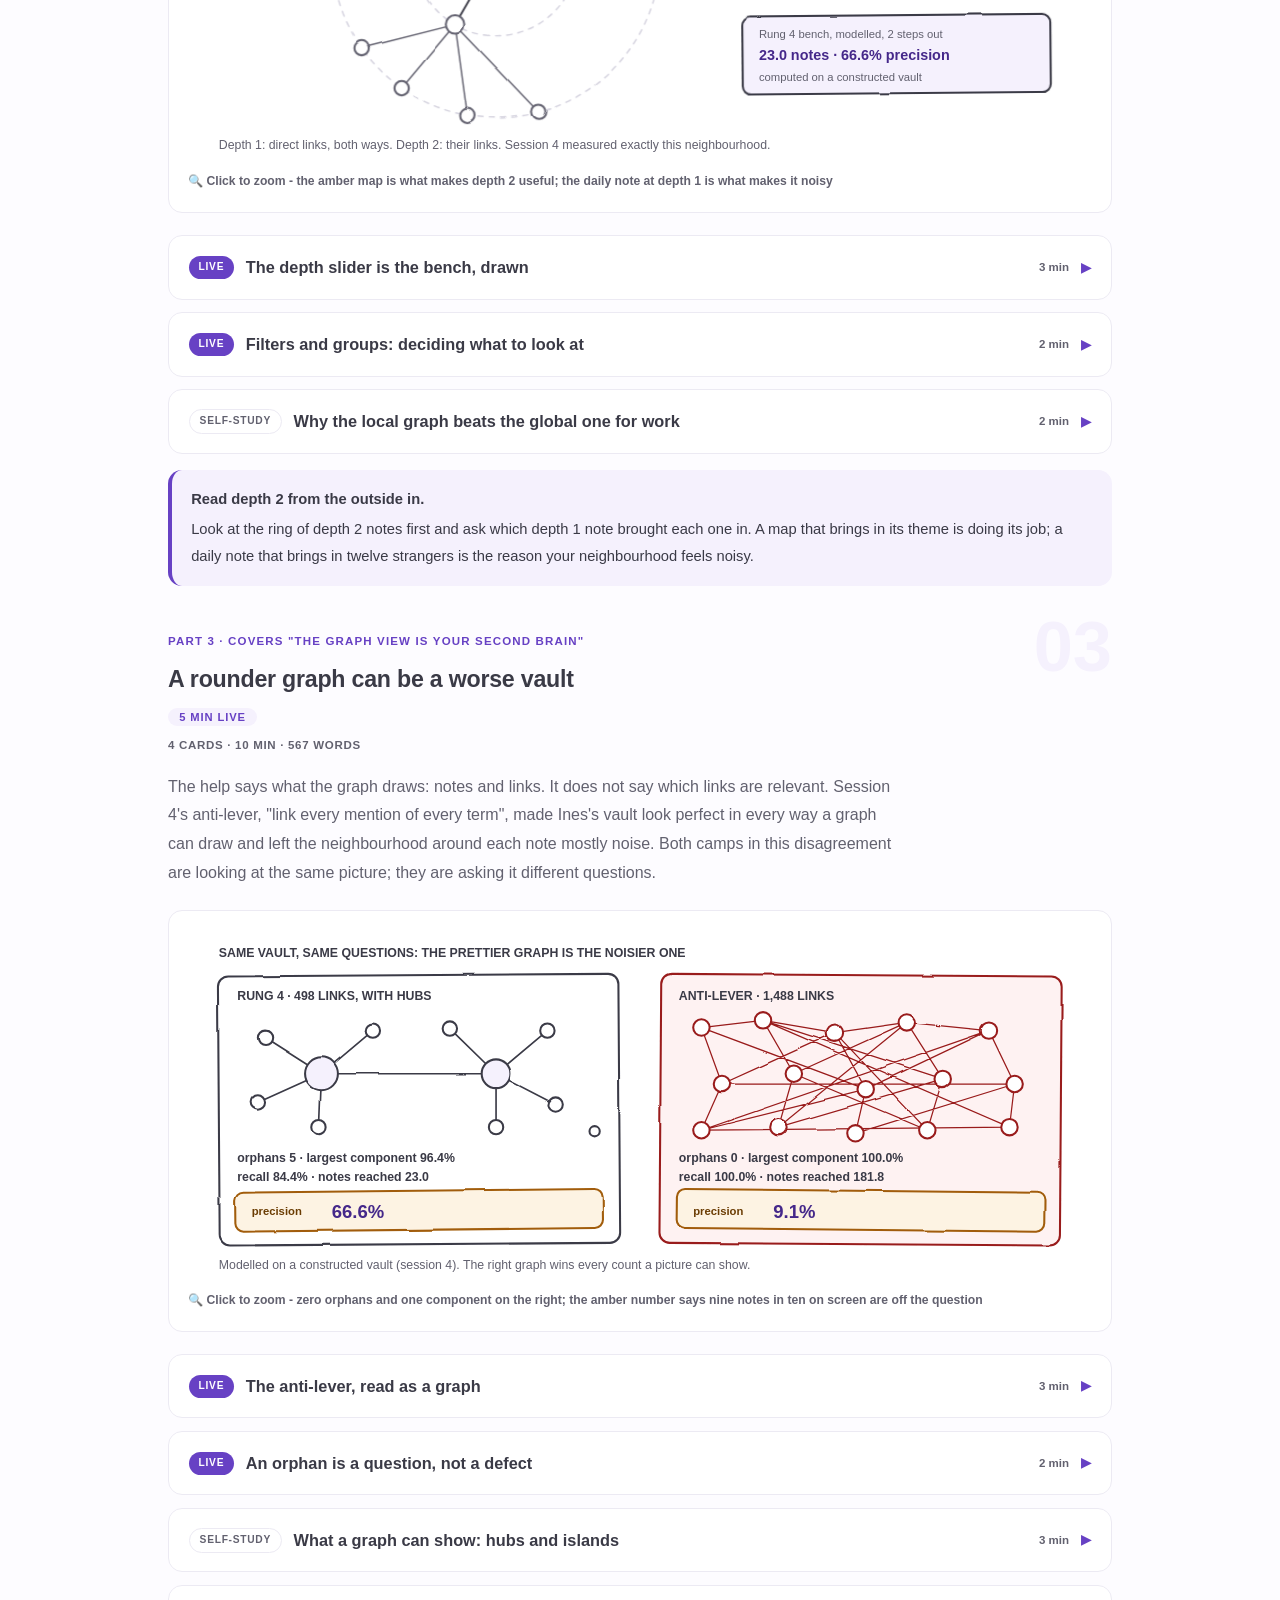
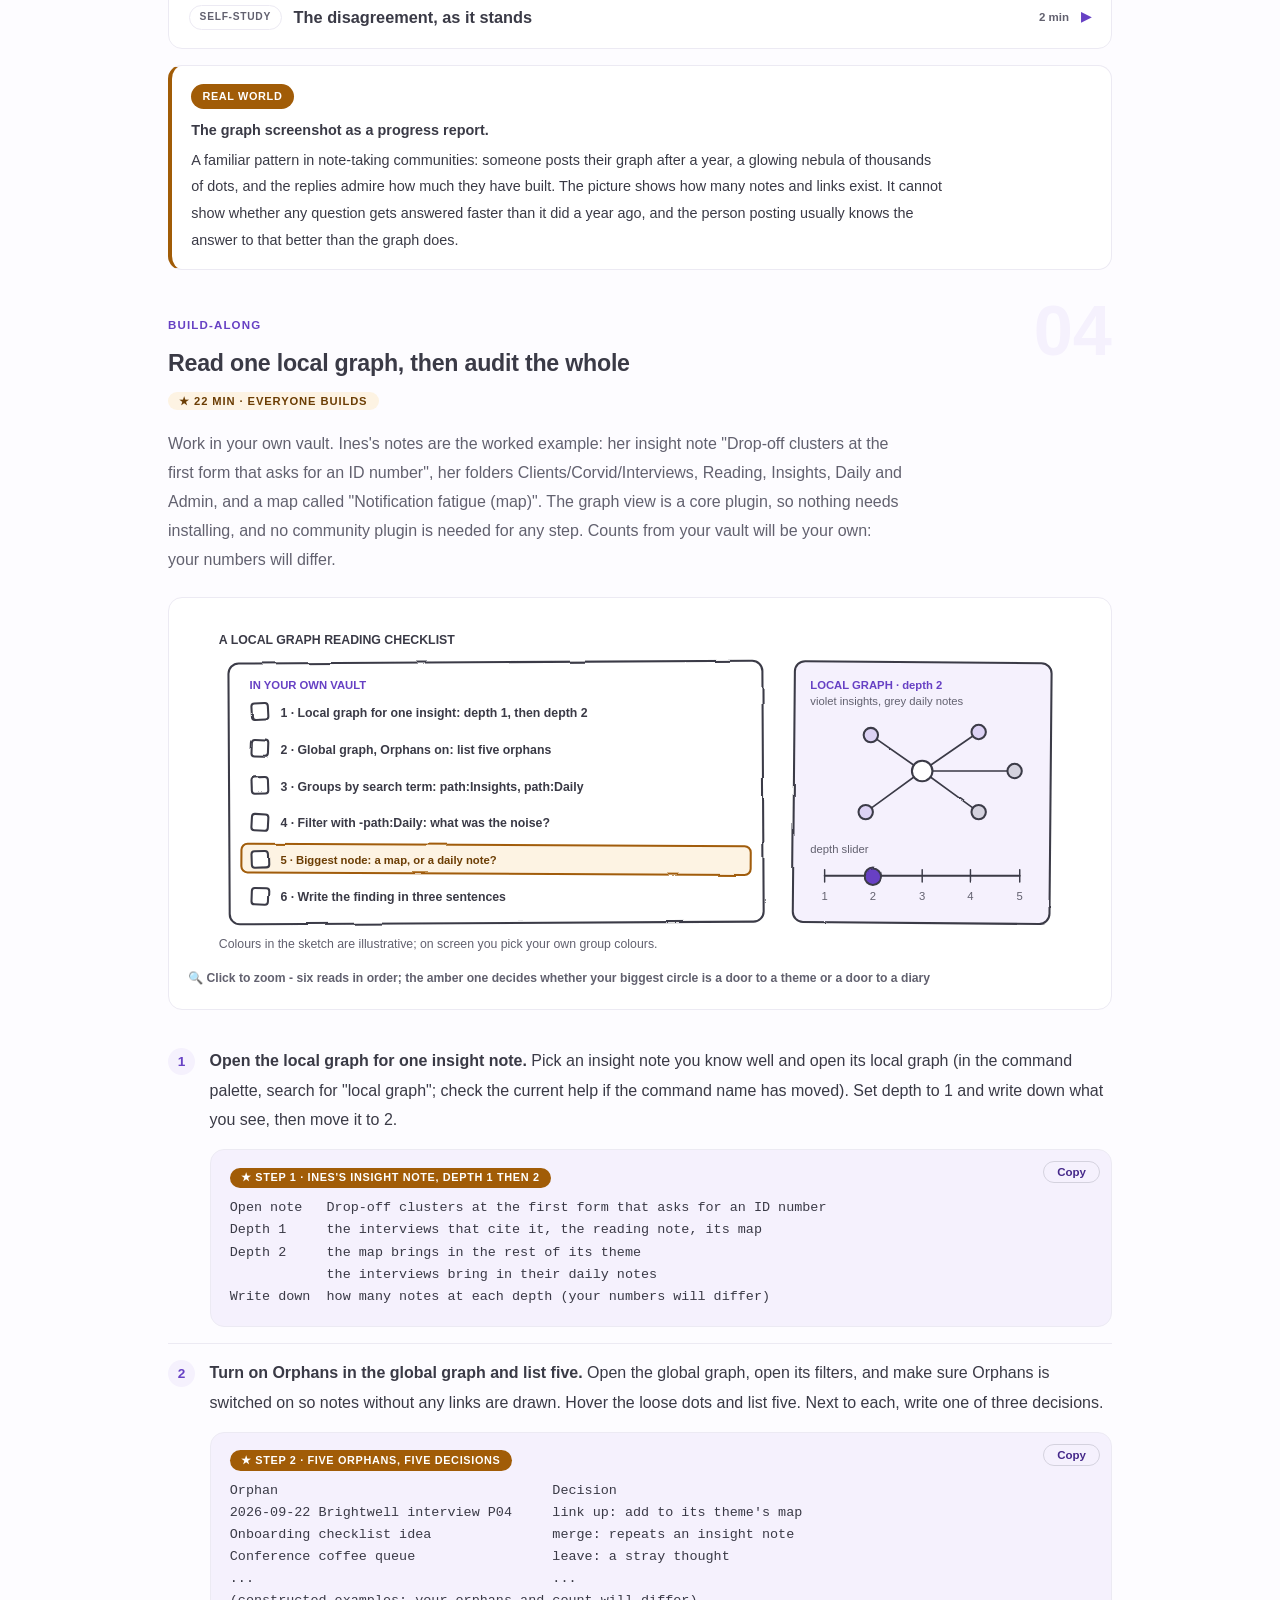
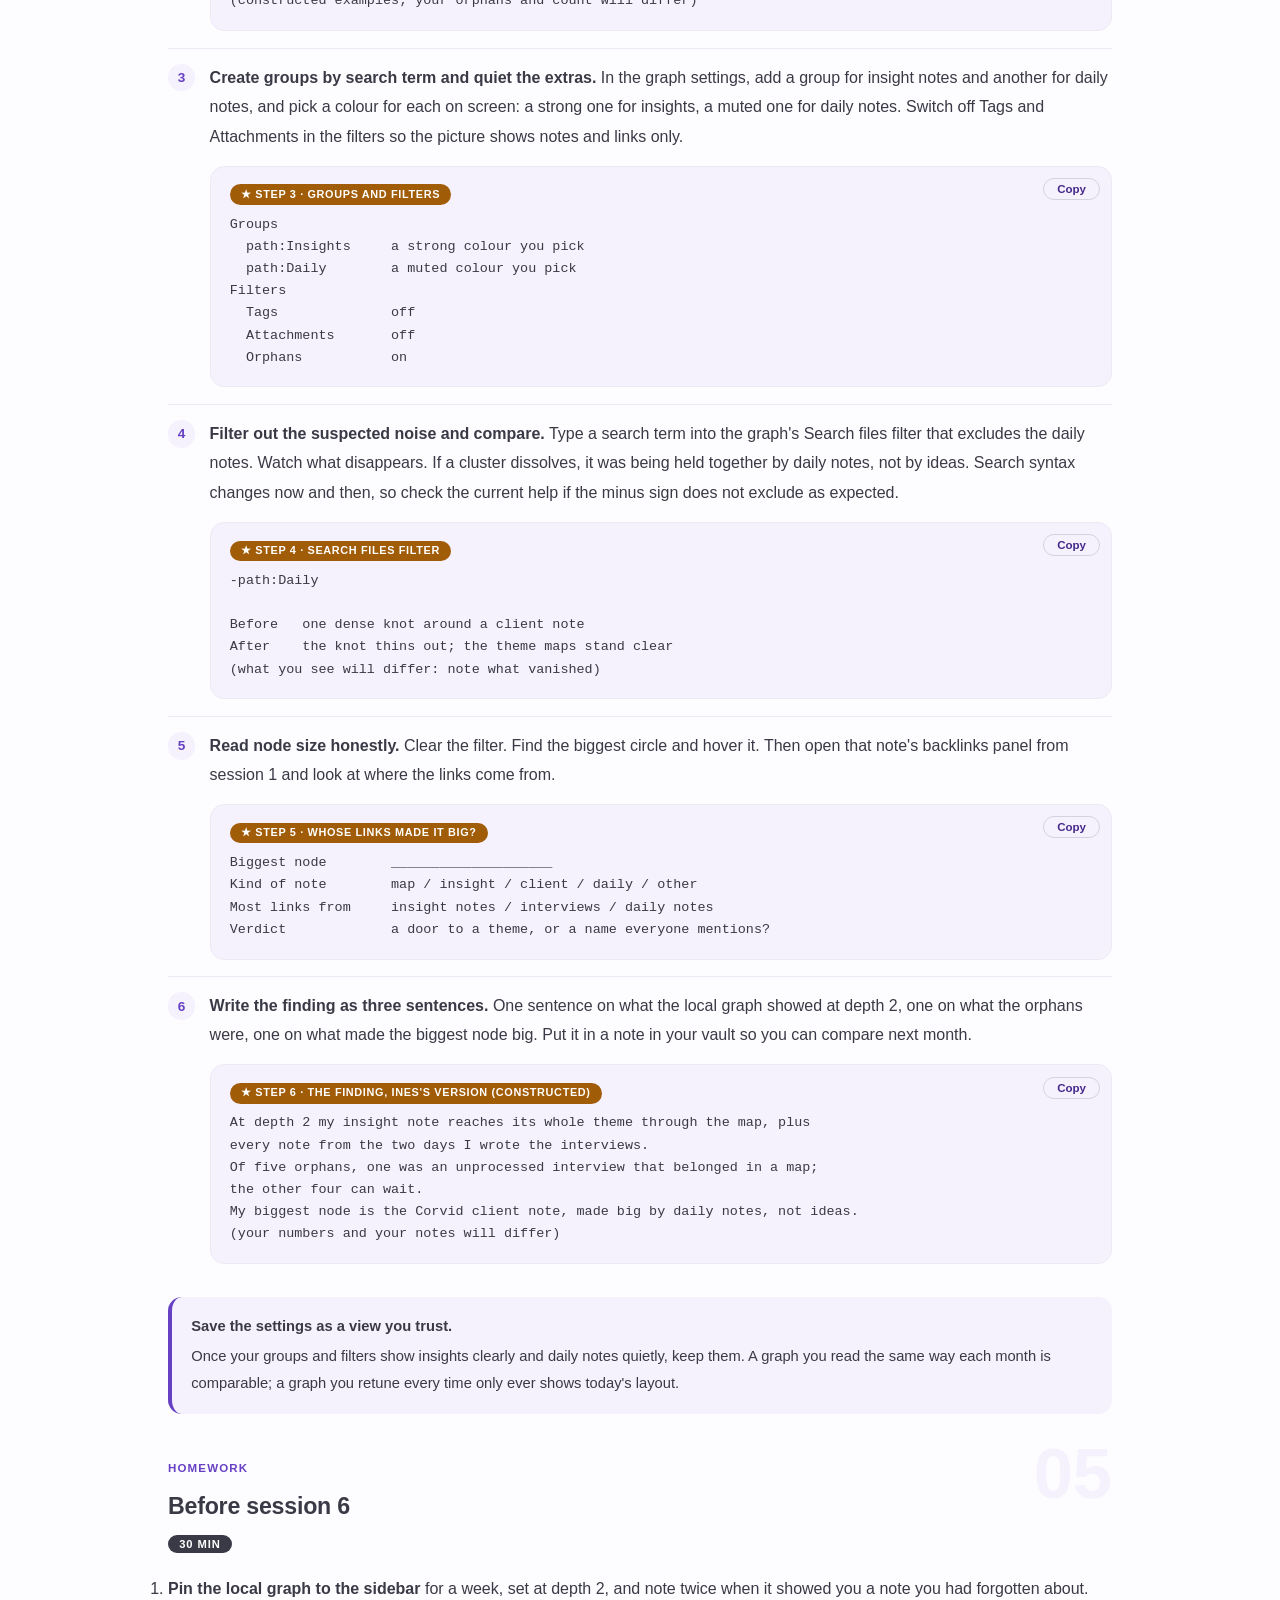
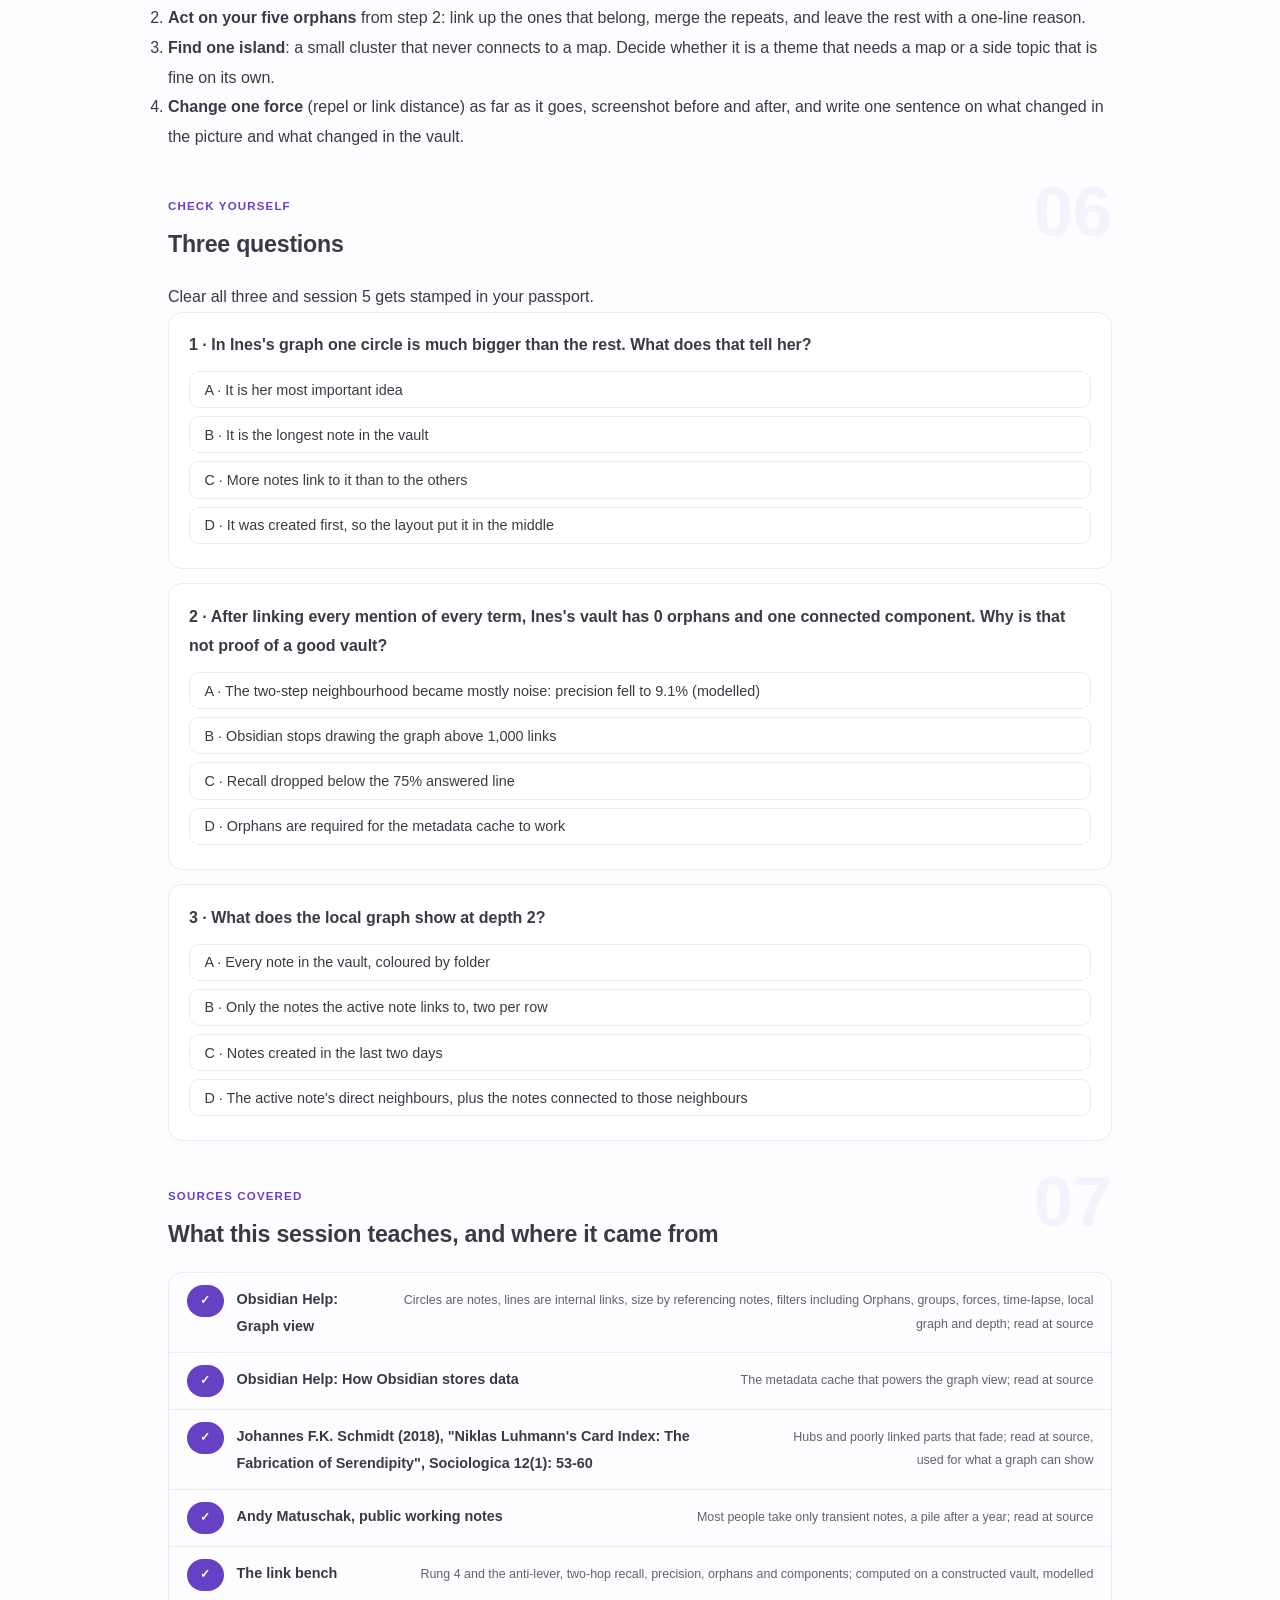
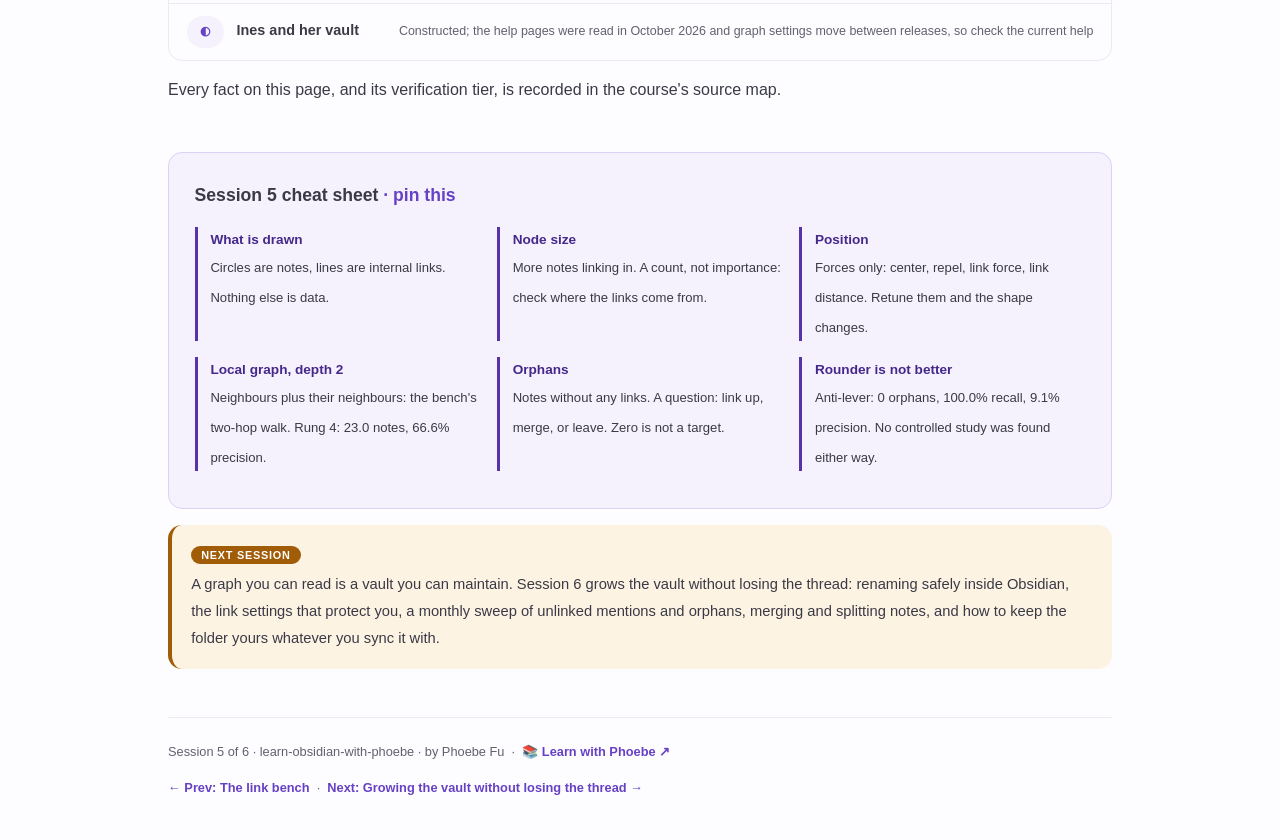
<file: courses/05-what-the-graph-view-is-telling-you.html>
<!DOCTYPE html>
<html lang="en">
<head>
<meta charset="UTF-8">
<meta name="viewport" content="width=device-width, initial-scale=1.0">
<!-- social:start -->
<meta name="description" content="Session 5 of 6. The graph view draws notes as circles and links as lines, sizes a node by how many notes link to it, and lays everything out with physics. Read the global and local graph for what they encode, and see why a perfectly connected graph can be a worse vault.">
<meta property="og:type" content="article">
<meta property="og:site_name" content="Learn with Phoebe">
<meta property="og:title" content="What the graph view is (and is not) telling you - learn obsidian with phoebe">
<meta property="og:description" content="Session 5 of 6. Node size, lines, forces, the local graph and its depth slider, orphans, and why a denser graph can be a worse vault.">
<meta property="og:url" content="https://phoebefu6.github.io/learn-obsidian-with-phoebe/courses/05-what-the-graph-view-is-telling-you.html">
<meta property="og:image" content="https://phoebefu6.github.io/learn-obsidian-with-phoebe/assets/og-cover.png">
<meta property="og:image:width" content="1200">
<meta property="og:image:height" content="630">
<meta name="twitter:card" content="summary_large_image">
<meta name="twitter:title" content="What the graph view is (and is not) telling you - learn obsidian with phoebe">
<meta name="twitter:description" content="Session 5 of 6. What the graph view encodes, what the local graph shows, and why a rounder graph is not proof.">
<meta name="twitter:image" content="https://phoebefu6.github.io/learn-obsidian-with-phoebe/assets/og-cover.png">
<!-- social:end -->
<title>Session 5 · What the graph view is (and is not) telling you - learn obsidian with phoebe</title>
<link rel="stylesheet" href="../assets/style.css?v=21">
</head>
<body>

<div class="toolbar">
  <div class="wrap">
    <span class="crumb"><a href="../index.html">learn-obsidian-with-phoebe</a> / Session 5 of 6</span>
    <button class="btn" id="toggle-all" type="button">Expand all</button>
    <button class="btn primary" id="zoom-toggle" type="button">Projector zoom: off</button>
  </div>
</div>

<header class="masthead">
  <div class="wrap">
    <div class="eyebrow">Learn Obsidian with Phoebe · Session 5 of 6</div>
    <h1>What the <span class="accent">graph view</span> is (and is not) telling you</h1>
    <p class="sub">The graph view is the most screenshotted thing in Obsidian, and the most misread. It draws exactly two things, notes and the links between them, and lets physics decide where they sit. Tonight we read it the way the help describes it: what a circle, a line and a big node actually mean, what the local graph shows at depth 1 and depth 2, and why the session 4 anti-lever produced the most beautiful graph on the bench and the worst neighbourhood. By the end you can look at your own graph and say what it proves, and what it cannot.</p>
    <div class="chip-row">
      <span class="chip level">🟠 Deeper</span>
      <span class="chip audience">Anyone with a vault of 30+ notes</span>
      <span class="chip audience">Obsidian installed, free</span>
      <span class="chip time">45 min</span>
    </div>
    <div class="agenda">
      <span class="a1" style="flex:1">0-3 · Welcome</span>
      <span class="a2" style="flex:4">3-18 · Reading the picture</span>
      <span class="a3" style="flex:5">18-40 · Build-along: read one local graph</span>
      <span class="a4" style="flex:1">40-45 · Q&amp;A</span>
    </div>
  </div>
</header>

<main class="wrap">

  <section class="section" id="intro">
    <div class="section-kicker">
      <span class="klabel">Part 0</span>
      <h2>Where we start</h2>
    </div>
    <p class="lede">Ines is constructed: an invented freelance user-research consultant with four active clients (Aldermoor Care, Brightwell Mutual, Dunmore District Council and Corvid Studio) and one part-time contractor, Theo. Her vault now has interview notes, reading notes, insight notes, daily notes and, since session 3, a map of content for each theme. In session 4 she watched a bench walk two steps out from a note and count what it found. Tonight she opens the graph view for the first time with that bench in her head, and asks a sharper question than "does it look connected?": "what is this picture actually drawing?"</p>

    <div class="legend">
      <span class="pill">🎫 Clear all three quiz questions to stamp your passport</span>
      <span class="pill">Live = presented in the 45 minutes</span>
      <span class="pill">Self-study = the full depth, after class</span>
      <span class="pill">★ Build-along = do it in your own vault</span>
    </div>

    <div class="callout win">
      <p><strong>★ What you walk out with tonight.</strong> A reading of your own local graph at depth 1 and depth 2, a list of five orphans with a decision next to each, colour groups that separate insight notes from daily notes, one search filter that shows you what the noise was, and a three-sentence finding about your vault. Underneath it, one habit: treat the graph as a drawing of links, never as a score.</p>
    </div>

    <p><strong>Neighbours on the shelf.</strong> The graph view is not a mind map: it is drawn by the app from your links, while a radial map is drawn by you from a centre, which is <a href="https://phoebefu6.github.io/learn-mind-mapping-with-phoebe/">Mind Mapping ↗</a>. How often you review and tidy notes in any tool is <a href="https://phoebefu6.github.io/learn-pkm-with-phoebe/">PKM ↗</a>. Reading what the links you already have are saying is the subject here.</p>
  </section>

  <section class="section" id="part-1">
    <div class="section-kicker">
      <span class="klabel">Part 1 · covers what the global graph encodes</span>
      <h2>Circles, lines and a lot of physics</h2>
      <span class="tag concept">5 min live</span>
    </div>
    <p class="lede">The help is short and precise about the graph view: "Circles represent notes" and "Lines represent internal links". The more notes reference a note, the bigger its circle. That is the whole encoding. Everything else on the screen, the clusters, the gaps, the pleasing spiral, comes from a physics simulation that pushes circles apart and pulls linked ones together.</p>

    <figure class="zoomable">
      <svg viewBox="0 0 880 340" xmlns="http://www.w3.org/2000/svg" role="img" aria-label="Left: a small corner of a constructed graph. One large circle has six lines to smaller circles, three circles are filled with a group colour, and one small circle on its own is an orphan. Right: a legend mapping each visual channel to what it means. A circle is a note. A line is an internal link. Size is how many notes link in. Colour is a group you defined. Position comes from forces only and means nothing; this row is highlighted in amber.">
        <defs>
          <filter id="o5aSk" x="-3%" y="-3%" width="106%" height="106%"><feTurbulence type="fractalNoise" baseFrequency="0.02" numOctaves="2" seed="51" result="n"/><feDisplacementMap in="SourceGraphic" in2="n" scale="2.4" xChannelSelector="R" yChannelSelector="G"/></filter>
          <pattern id="o5aHc" patternUnits="userSpaceOnUse" width="7" height="7" patternTransform="rotate(-38)"><line x1="0" y1="0" x2="0" y2="7" stroke="#6741C4" stroke-width="1" opacity=".5"/></pattern>
          <marker id="o5aAr" viewBox="0 0 10 10" refX="9" refY="5" markerWidth="8" markerHeight="8" orient="auto"><path d="M1 1 L9 5 L1 9" fill="none" stroke="#3A3A46" stroke-width="1.6" stroke-linecap="round"/></marker>
        </defs>
        <style>
          .o5aH { font: 800 12px Inter, sans-serif; fill: #3A3A46; }
          .o5aL { font: 600 12px Inter, sans-serif; fill: #3A3A46; }
          .o5aS { font: 400 11px Inter, sans-serif; fill: #62616F; }
          .o5aB { font: 800 11px Inter, sans-serif; fill: #6B3D04; }
          .o5aA { font: 700 11px Inter, sans-serif; fill: #6741C4; }
          .o5aN { font: 400 12px Inter, sans-serif; fill: #62616F; }
        </style>

        <text class="o5aH" x="30" y="26">FIVE VISUAL CHANNELS, AND WHAT EACH ONE MEANS</text>

        <g filter="url(#o5aSk)" fill="none" stroke="#3A3A46" stroke-width="2" stroke-linecap="round" stroke-linejoin="round">
          <rect x="30" y="42" width="390" height="256" rx="10" transform="rotate(-0.4 225 170)" fill="#FFFFFF"/>
          <path d="M220 170 L130 100 M220 170 L300 90 M220 170 L340 190 M220 170 L290 260 M220 170 L150 250 M220 170 L100 175 M300 90 L380 120 M130 100 L60 110" stroke-width="1.6"/>
          <circle cx="220" cy="170" r="24" fill="#F5F1FD"/>
          <circle cx="130" cy="100" r="9" fill="#FFFFFF"/>
          <circle cx="300" cy="90" r="11" fill="#DCD2F4"/>
          <circle cx="340" cy="190" r="9" fill="#DCD2F4"/>
          <circle cx="290" cy="260" r="8" fill="#FFFFFF"/>
          <circle cx="150" cy="250" r="10" fill="#FFFFFF"/>
          <circle cx="100" cy="175" r="8" fill="#FFFFFF"/>
          <circle cx="380" cy="120" r="6" fill="#DCD2F4"/>
          <circle cx="60" cy="110" r="6" fill="#FFFFFF"/>
          <circle cx="66" cy="272" r="6" fill="#FFFFFF"/>

          <rect x="452" y="200" width="384" height="48" rx="8" transform="rotate(0.4 644 224)" fill="#FDF3E3" stroke="#A15C07"/>
          <circle cx="475" cy="72" r="8" fill="#FFFFFF"/>
          <path d="M463 122 L489 122" stroke-width="1.8"/>
          <circle cx="468" cy="172" r="5" fill="#FFFFFF"/>
          <circle cx="486" cy="172" r="10" fill="#FFFFFF"/>
          <circle cx="475" cy="224" r="6" fill="#FFFFFF"/>
          <path d="M483 224 L494 224 M467 224 L456 224" stroke-width="1.4" marker-end="url(#o5aAr)"/>
          <circle cx="475" cy="276" r="8" fill="#DCD2F4"/>
        </g>

        <text class="o5aA" x="46" y="62">A CORNER OF A GRAPH (constructed)</text>
        <text class="o5aS" x="80" y="276">orphan: no links</text>

        <text class="o5aL" x="510" y="70">Circle = a note</text>
        <text class="o5aS" x="510" y="86">every Markdown file in the vault</text>
        <text class="o5aL" x="510" y="120">Line = an internal link</text>
        <text class="o5aS" x="510" y="136">no arrow: direction is not drawn</text>
        <text class="o5aL" x="510" y="170">Size = how many notes link in</text>
        <text class="o5aS" x="510" y="186">a count, not a measure of importance</text>
        <text class="o5aB" x="510" y="220">Position = forces only: it means nothing</text>
        <text class="o5aS" x="510" y="236">drag a node and nothing in the vault changes</text>
        <text class="o5aL" x="510" y="274">Colour = a group you defined</text>
        <text class="o5aS" x="510" y="290">a search term you wrote, painted on</text>

        <text class="o5aN" x="30" y="322">Close two circles on screen are not close ideas. Distance is the physics, not the meaning.</text>
      </svg>
      <figcaption>🔍 Click to zoom - four channels carry your data; the amber one, position, carries only the layout settings</figcaption>
    </figure>

    <details class="card" open>
      <summary><span class="mode live">Live</span>Three things the picture encodes<span class="mini">3 min</span><span class="caret">▶</span></summary>
      <div class="body">
        <p>Read the graph with three questions and nothing else. <strong>Which notes exist?</strong> Every circle is a note. <strong>Which notes are joined?</strong> Every line is an internal link, the same wikilinks from session 1, read from the metadata cache that the help says powers the graph view. <strong>Which notes do many others point at?</strong> Bigger circles have more notes referencing them. Hover over a circle and its connections light up while the rest fades, which is the quickest way to see one note's neighbourhood in the whole vault.</p>
        <p>Notice what is missing. Size counts links in; it does not know whether those links came from twelve thoughtful insight notes or twelve daily notes that each mention a client name. A daily note that says "Corvid call" every morning can grow a client note into the biggest circle on the screen. Big means referenced, not important.</p>
      </div>
    </details>

    <details class="card">
      <summary><span class="mode self">Self-study</span>Forces are a layout, not a finding<span class="mini">2 min</span><span class="caret">▶</span></summary>
      <div class="body">
        <p>The graph settings include four forces: <strong>center</strong> pulls everything toward the middle, <strong>repel</strong> pushes circles apart, <strong>link force</strong> pulls linked circles together, and <strong>link distance</strong> sets how long a line wants to be. Change them and the same vault becomes a tight ball, a loose cloud or a spiral. Nothing in your notes changed. A cluster that "emerges" is often just a set of notes that share one hub, and turning repel up will scatter it again.</p>
        <p>The settings also offer a time-lapse animation that adds notes in the order they were created. It is a pleasant way to watch a vault grow, and a fair record of when you wrote things. It is not a record of when ideas connected: a link written today to a note from last year appears with the older note. Menu names move between releases, so check the current help for where these settings sit.</p>
      </div>
    </details>

    <div class="callout example">
      <span class="ex-pill">Real world</span>
      <p><strong>The cluster that was a client name.</strong> A familiar pattern: a researcher spots a dense knot in their graph, assumes it is a theme they had not noticed, and spends an evening on it. Hovering shows the knot is every note that mentions one client, held together by the client note in the middle. The graph was right about the links. The reading added a meaning the links never carried.</p>
    </div>
  </section>

  <section class="section" id="part-2">
    <div class="section-kicker">
      <span class="klabel">Part 2 · covers the local graph and depth</span>
      <h2>Two steps out from the note you have open</h2>
      <span class="tag concept">5 min live</span>
    </div>
    <p class="lede">The global graph shows the whole vault at once, which is why it mostly looks like weather. The local graph shows only the notes connected to the active note, and a depth slider decides how far out it reaches. The help's wording is exact: "Each level of depth will show notes connected to the notes revealed at the previous depth." Depth 2 is the neighbourhood the session 4 bench measured.</p>

    <figure class="zoomable">
      <svg viewBox="0 0 880 412" xmlns="http://www.w3.org/2000/svg" role="img" aria-label="Concentric rings around one open insight note. At depth 1 sit three notes: its map of content, an interview, and a daily note. At depth 2 the map opens four theme notes, the interview reaches one more theme note and one project note, and the daily note reaches four unrelated daily and project notes. The map at depth 1 is highlighted in amber. On the right, the rung 4 bench result: 23.0 notes within two steps at 66.6 percent precision, modelled.">
        <defs>
          <filter id="o5bSk" x="-3%" y="-3%" width="106%" height="106%"><feTurbulence type="fractalNoise" baseFrequency="0.02" numOctaves="2" seed="57" result="n"/><feDisplacementMap in="SourceGraphic" in2="n" scale="2.4" xChannelSelector="R" yChannelSelector="G"/></filter>
          <pattern id="o5bHc" patternUnits="userSpaceOnUse" width="7" height="7" patternTransform="rotate(-38)"><line x1="0" y1="0" x2="0" y2="7" stroke="#6741C4" stroke-width="1" opacity=".5"/></pattern>
          <marker id="o5bAr" viewBox="0 0 10 10" refX="9" refY="5" markerWidth="8" markerHeight="8" orient="auto"><path d="M1 1 L9 5 L1 9" fill="none" stroke="#3A3A46" stroke-width="1.6" stroke-linecap="round"/></marker>
        </defs>
        <style>
          .o5bH { font: 800 12px Inter, sans-serif; fill: #3A3A46; }
          .o5bL { font: 600 12px Inter, sans-serif; fill: #3A3A46; }
          .o5bS { font: 400 11px Inter, sans-serif; fill: #62616F; }
          .o5bB { font: 800 11px Inter, sans-serif; fill: #6B3D04; }
          .o5bV { font: 800 14px Inter, sans-serif; fill: #45288A; }
          .o5bA { font: 700 11px Inter, sans-serif; fill: #6741C4; }
          .o5bN { font: 400 12px Inter, sans-serif; fill: #62616F; }
        </style>

        <text class="o5bH" x="30" y="26">LOCAL GRAPH: EACH DEPTH ADDS THE NEIGHBOURS OF THE LAST</text>

        <g filter="url(#o5bSk)" fill="none" stroke="#3A3A46" stroke-width="2" stroke-linecap="round" stroke-linejoin="round">
          <circle cx="300" cy="210" r="80" stroke="#D4D2DE" stroke-width="1.4" stroke-dasharray="5 6"/>
          <circle cx="300" cy="210" r="160" stroke="#D4D2DE" stroke-width="1.4" stroke-dasharray="5 6"/>
          <path d="M300 210 L351 149 M300 210 L225 183 M300 210 L260 279" stroke-width="1.8"/>
          <path d="M351 149 L328 52 M351 149 L380 71 M351 149 L423 107 M351 149 L450 155" stroke-width="1.6"/>
          <path d="M225 183 L142 182 M225 183 L169 118" stroke-width="1.6"/>
          <path d="M260 279 L272 368 M260 279 L208 341 M260 279 L169 302 M260 279 L341 364" stroke="#62616F" stroke-width="1.4"/>
          <circle cx="300" cy="210" r="16" fill="#F5F1FD"/>
          <circle cx="351" cy="149" r="13" fill="#FDF3E3" stroke="#A15C07"/>
          <circle cx="225" cy="183" r="9" fill="#FFFFFF"/>
          <circle cx="260" cy="279" r="9" fill="#FFFFFF" stroke="#62616F"/>
          <circle cx="328" cy="52" r="8" fill="#DCD2F4"/>
          <circle cx="380" cy="71" r="8" fill="#DCD2F4"/>
          <circle cx="423" cy="107" r="8" fill="#DCD2F4"/>
          <circle cx="450" cy="155" r="8" fill="#DCD2F4"/>
          <circle cx="142" cy="182" r="8" fill="#DCD2F4"/>
          <circle cx="169" cy="118" r="7" fill="#FFFFFF" stroke="#62616F"/>
          <circle cx="272" cy="368" r="7" fill="#FFFFFF" stroke="#62616F"/>
          <circle cx="208" cy="341" r="7" fill="#FFFFFF" stroke="#62616F"/>
          <circle cx="169" cy="302" r="7" fill="#FFFFFF" stroke="#62616F"/>
          <circle cx="341" cy="364" r="7" fill="#FFFFFF" stroke="#62616F"/>

          <circle cx="556" cy="88" r="7" fill="#FDF3E3" stroke="#A15C07"/>
          <circle cx="556" cy="136" r="7" fill="#DCD2F4"/>
          <circle cx="556" cy="184" r="7" fill="#FFFFFF" stroke="#62616F"/>
          <circle cx="556" cy="232" r="7" fill="#F5F1FD"/>
          <rect x="540" y="270" width="300" height="76" rx="8" transform="rotate(-0.5 690 308)" fill="#F5F1FD"/>
        </g>

        <text class="o5bS" x="222" y="124" text-anchor="middle">depth 1</text>
        <text class="o5bS" x="166" y="64" text-anchor="middle">depth 2</text>

        <text class="o5bA" x="540" y="60">READING ONE LOCAL GRAPH (constructed)</text>
        <text class="o5bB" x="574" y="86">the map, at depth 1</text>
        <text class="o5bS" x="574" y="102">opens its whole theme at depth 2</text>
        <text class="o5bL" x="574" y="134">theme notes, at depth 2</text>
        <text class="o5bS" x="574" y="150">the ones you wanted to reach</text>
        <text class="o5bL" x="574" y="182">daily and project notes</text>
        <text class="o5bS" x="574" y="198">also depth 2: the noise</text>
        <text class="o5bL" x="574" y="230">the open insight note</text>
        <text class="o5bS" x="574" y="246">depth 0, the centre</text>
        <text class="o5bS" x="556" y="292">Rung 4 bench, modelled, 2 steps out</text>
        <text class="o5bV" x="556" y="314">23.0 notes · 66.6% precision</text>
        <text class="o5bS" x="556" y="334">computed on a constructed vault</text>

        <text class="o5bN" x="30" y="400">Depth 1: direct links, both ways. Depth 2: their links. Session 4 measured exactly this neighbourhood.</text>
      </svg>
      <figcaption>🔍 Click to zoom - the amber map is what makes depth 2 useful; the daily note at depth 1 is what makes it noisy</figcaption>
    </figure>

    <details class="card">
      <summary><span class="mode live">Live</span>The depth slider is the bench, drawn<span class="mini">3 min</span><span class="caret">▶</span></summary>
      <div class="body">
        <p>Open the local graph for an insight note at depth 1 and you see its direct neighbours: the notes it links to and the notes that link to it. Move the slider to 2 and each of those neighbours brings its own neighbours in. That is the same two-hop walk the session 4 bench ran for twelve questions. On rung 4, with maps of content, it reached 23.0 notes on average within two steps, and 66.6% of what it reached was on the question's theme (modelled, computed on a constructed vault).</p>
        <p>The figure shows why. A map at depth 1 is a door: one step further and the whole theme is on screen. A daily note at depth 1 is also a door, into everything else that happened that day. Depth 2 is worth reading precisely because it shows you which of your notes are doors to where. Depth 3 usually reaches most of a small vault, which tells you very little.</p>
      </div>
    </details>

    <details class="card">
      <summary><span class="mode live">Live</span>Filters and groups: deciding what to look at<span class="mini">2 min</span><span class="caret">▶</span></summary>
      <div class="body">
        <p>The help lists the graph's filters: <strong>Search files</strong> (show only notes matching a search), <strong>Tags</strong> and <strong>Attachments</strong> (show them as their own circles, or not), <strong>Existing files only</strong> (hide links to notes that do not exist yet) and <strong>Orphans</strong> ("notes without any links"). Groups paint every note matching a search term in a colour you choose, so <span class="mono">path:Insights</span> can be one colour and <span class="mono">path:Daily</span> another. The search operators are the ones from session 3.</p>
        <p>Filters change what is drawn, not what exists. Hiding daily notes does not remove their links from the vault; it lets you see what the rest of the structure looks like without them. That comparison, with and without, is often the most informative thing the graph can show you.</p>
      </div>
    </details>

    <details class="card">
      <summary><span class="mode self">Self-study</span>Why the local graph beats the global one for work<span class="mini">2 min</span><span class="caret">▶</span></summary>
      <div class="body">
        <p>Ines never asks "what does my whole vault look like?" while working. She asks "what else do I have on notification fatigue?" with one note open. The local graph answers the second question; the global graph answers the first. Pin the local graph to the sidebar and it follows whichever note is active, so every note you open shows its own neighbourhood. Treat the global graph as an occasional audit view, mainly for orphans and islands.</p>
      </div>
    </details>

    <div class="callout tip">
      <p><strong>Read depth 2 from the outside in.</strong> Look at the ring of depth 2 notes first and ask which depth 1 note brought each one in. A map that brings in its theme is doing its job; a daily note that brings in twelve strangers is the reason your neighbourhood feels noisy.</p>
    </div>
  </section>

  <section class="section" id="part-3">
    <div class="section-kicker">
      <span class="klabel">Part 3 · covers "the graph view is your second brain"</span>
      <h2>A rounder graph can be a worse vault</h2>
      <span class="tag concept">5 min live</span>
    </div>
    <p class="lede">The help says what the graph draws: notes and links. It does not say which links are relevant. Session 4's anti-lever, "link every mention of every term", made Ines's vault look perfect in every way a graph can draw and left the neighbourhood around each note mostly noise. Both camps in this disagreement are looking at the same picture; they are asking it different questions.</p>

    <figure class="zoomable">
      <svg viewBox="0 0 880 340" xmlns="http://www.w3.org/2000/svg" role="img" aria-label="Two graphs side by side. Left, rung 4 with 498 links: two hub notes with spokes and one orphan. Orphans 5, largest component 96.4 percent, recall 84.4 percent, notes reached 23.0, precision 66.6 percent. Right, the anti-lever with 1,488 links: a dense hairball where every note links to many others. Orphans 0, largest component 100 percent, recall 100 percent, notes reached 181.8, precision 9.1 percent. Both precision values are highlighted in amber. All numbers modelled on a constructed vault.">
        <defs>
          <filter id="o5cSk" x="-3%" y="-3%" width="106%" height="106%"><feTurbulence type="fractalNoise" baseFrequency="0.02" numOctaves="2" seed="63" result="n"/><feDisplacementMap in="SourceGraphic" in2="n" scale="2.4" xChannelSelector="R" yChannelSelector="G"/></filter>
          <pattern id="o5cHc" patternUnits="userSpaceOnUse" width="7" height="7" patternTransform="rotate(-38)"><line x1="0" y1="0" x2="0" y2="7" stroke="#6741C4" stroke-width="1" opacity=".5"/></pattern>
          <marker id="o5cAr" viewBox="0 0 10 10" refX="9" refY="5" markerWidth="8" markerHeight="8" orient="auto"><path d="M1 1 L9 5 L1 9" fill="none" stroke="#3A3A46" stroke-width="1.6" stroke-linecap="round"/></marker>
        </defs>
        <style>
          .o5cH { font: 800 12px Inter, sans-serif; fill: #3A3A46; }
          .o5cL { font: 600 12px Inter, sans-serif; fill: #3A3A46; }
          .o5cS { font: 400 11px Inter, sans-serif; fill: #62616F; }
          .o5cB { font: 800 11px Inter, sans-serif; fill: #6B3D04; }
          .o5cV { font: 800 18px Inter, sans-serif; fill: #45288A; }
          .o5cA { font: 700 11px Inter, sans-serif; fill: #6741C4; }
          .o5cN { font: 400 12px Inter, sans-serif; fill: #62616F; }
        </style>

        <text class="o5cH" x="30" y="26">SAME VAULT, SAME QUESTIONS: THE PRETTIER GRAPH IS THE NOISIER ONE</text>

        <g filter="url(#o5cSk)" fill="none" stroke="#3A3A46" stroke-width="2" stroke-linecap="round" stroke-linejoin="round">
          <rect x="30" y="44" width="390" height="262" rx="10" transform="rotate(-0.4 225 175)" fill="#FFFFFF"/>
          <rect x="460" y="44" width="390" height="262" rx="10" transform="rotate(0.4 655 175)" fill="#FEF2F2" stroke="#991B1B"/>

          <path d="M130 140 L75 105 M130 140 L68 168 M130 140 L128 192 M130 140 L180 98 M130 140 L300 140 M300 140 L255 96 M300 140 L350 98 M300 140 L358 170 M300 140 L300 192" stroke-width="1.6"/>
          <circle cx="130" cy="140" r="16" fill="#F5F1FD"/>
          <circle cx="300" cy="140" r="14" fill="#F5F1FD"/>
          <circle cx="75" cy="105" r="7" fill="#FFFFFF"/>
          <circle cx="68" cy="168" r="7" fill="#FFFFFF"/>
          <circle cx="128" cy="192" r="7" fill="#FFFFFF"/>
          <circle cx="180" cy="98" r="7" fill="#FFFFFF"/>
          <circle cx="255" cy="96" r="7" fill="#FFFFFF"/>
          <circle cx="350" cy="98" r="7" fill="#FFFFFF"/>
          <circle cx="358" cy="170" r="7" fill="#FFFFFF"/>
          <circle cx="300" cy="192" r="7" fill="#FFFFFF"/>
          <circle cx="396" cy="196" r="5" fill="#FFFFFF"/>

          <path d="M500 95 L560 88 L630 100 L700 90 L780 98 M500 95 L520 150 L500 195 M560 88 L590 140 L575 192 M630 100 L660 155 L650 198 M700 90 L735 145 L720 195 M780 98 L805 150 L800 192 M500 95 L660 155 M560 88 L735 145 M630 100 L520 150 M700 90 L590 140 M780 98 L660 155 M520 150 L805 150 M590 140 L720 195 M660 155 L500 195 M735 145 L575 192 M805 150 L650 198 M500 195 L800 192 M560 88 L800 192 M780 98 L500 195 M630 100 L720 195 M700 90 L575 192" stroke="#991B1B" stroke-width="1.2"/>
          <circle cx="500" cy="95" r="8" fill="#FFFFFF" stroke="#991B1B"/>
          <circle cx="560" cy="88" r="8" fill="#FFFFFF" stroke="#991B1B"/>
          <circle cx="630" cy="100" r="8" fill="#FFFFFF" stroke="#991B1B"/>
          <circle cx="700" cy="90" r="8" fill="#FFFFFF" stroke="#991B1B"/>
          <circle cx="780" cy="98" r="8" fill="#FFFFFF" stroke="#991B1B"/>
          <circle cx="520" cy="150" r="8" fill="#FFFFFF" stroke="#991B1B"/>
          <circle cx="590" cy="140" r="8" fill="#FFFFFF" stroke="#991B1B"/>
          <circle cx="660" cy="155" r="8" fill="#FFFFFF" stroke="#991B1B"/>
          <circle cx="735" cy="145" r="8" fill="#FFFFFF" stroke="#991B1B"/>
          <circle cx="805" cy="150" r="8" fill="#FFFFFF" stroke="#991B1B"/>
          <circle cx="500" cy="195" r="8" fill="#FFFFFF" stroke="#991B1B"/>
          <circle cx="575" cy="192" r="8" fill="#FFFFFF" stroke="#991B1B"/>
          <circle cx="650" cy="198" r="8" fill="#FFFFFF" stroke="#991B1B"/>
          <circle cx="720" cy="195" r="8" fill="#FFFFFF" stroke="#991B1B"/>
          <circle cx="800" cy="192" r="8" fill="#FFFFFF" stroke="#991B1B"/>

          <rect x="46" y="254" width="358" height="38" rx="8" transform="rotate(-0.6 225 273)" fill="#FDF3E3" stroke="#A15C07"/>
          <rect x="476" y="254" width="358" height="38" rx="8" transform="rotate(0.6 655 273)" fill="#FDF3E3" stroke="#A15C07"/>
        </g>

        <text class="o5cH" x="48" y="68">RUNG 4 · 498 LINKS, WITH HUBS</text>
        <text class="o5cH" x="478" y="68">ANTI-LEVER · 1,488 LINKS</text>
        <text class="o5cL" x="48" y="226">orphans 5 · largest component 96.4%</text>
        <text class="o5cL" x="48" y="244">recall 84.4% · notes reached 23.0</text>
        <text class="o5cL" x="478" y="226">orphans 0 · largest component 100.0%</text>
        <text class="o5cL" x="478" y="244">recall 100.0% · notes reached 181.8</text>
        <text class="o5cB" x="62" y="278">precision</text>
        <text class="o5cV" x="140" y="280">66.6%</text>
        <text class="o5cB" x="492" y="278">precision</text>
        <text class="o5cV" x="570" y="280">9.1%</text>

        <text class="o5cN" x="30" y="330">Modelled on a constructed vault (session 4). The right graph wins every count a picture can show.</text>
      </svg>
      <figcaption>🔍 Click to zoom - zero orphans and one component on the right; the amber number says nine notes in ten on screen are off the question</figcaption>
    </figure>

    <details class="card">
      <summary><span class="mode live">Live</span>The anti-lever, read as a graph<span class="mini">3 min</span><span class="caret">▶</span></summary>
      <div class="body">
        <p>Session 4 linked every mention of every term across Ines's vault. On rung 4, links went from 498 to 1,488. Every count a graph can draw improved: orphans fell from 5 to 0, the largest connected component grew from 96.4% to 100.0%, and recall within two steps rose from 84.4% to 100.0%. Then the cost: the two-step neighbourhood grew from 23.0 notes to 181.8, nearly the whole vault, and precision fell from 66.6% to 9.1% (modelled, computed on a constructed vault). Roughly nine in ten of the notes around any note were off its theme.</p>
        <p>As a picture, the anti-lever graph is the one people screenshot: dense, round, no stragglers. As a tool for thinking, it is the one where depth 2 shows you everything and therefore tells you nothing. A denser, rounder graph can be a worse vault, and nothing in the picture warns you.</p>
      </div>
    </details>

    <details class="card">
      <summary><span class="mode live">Live</span>An orphan is a question, not a defect<span class="mini">2 min</span><span class="caret">▶</span></summary>
      <div class="body">
        <p>The Orphans filter shows "notes without any links". The anti-lever drove that count to zero and made the vault worse, so zero orphans is not a target. Treat each orphan as a question with three honest answers. <strong>Link it up</strong> if it belongs to a theme, usually by adding it to that theme's map. <strong>Merge it</strong> if it repeats a note you already have. <strong>Leave it</strong> if it is a stray thought that has not found its place yet; Luhmann himself wrote that "some things will get lost".</p>
        <p>On rung 4, Ines's one unanswered bench question started from an interview she never processed: it had no link up to its map. That is the orphan worth finding. The note she jotted about a conference coffee queue is not.</p>
      </div>
    </details>

    <details class="card">
      <summary><span class="mode self">Self-study</span>What a graph can show: hubs and islands<span class="mini">3 min</span><span class="caret">▶</span></summary>
      <div class="body">
        <p>Johannes Schmidt, who coordinates the research project on Luhmann's card index, describes two features of the real archive (Schmidt 2018, read at source). <strong>Hubs</strong> are cards with an above-average number of links that give access to large parts of the file. <strong>Black holes</strong> are poorly linked parts that "tend to remain isolated later on and hence fade away"; some parts seemed untouched since they were written. A graph view is good at showing exactly these two things: the crossroads, as big circles, and the islands, as small clusters or single dots off on their own.</p>
        <p>That is the honest use. The graph can point at where your structure is thin or where everything routes through one note. It cannot tell you whether the links are any good. Andy Matuschak warns that most people end up, after a year, with "a pile of dissociated notes" (read at source); a graph full of links can hide the same pile if the links do not say why two notes belong together.</p>
      </div>
    </details>

    <details class="card">
      <summary><span class="mode self">Self-study</span>The disagreement, as it stands<span class="mini">2 min</span><span class="caret">▶</span></summary>
      <div class="body">
        <p><strong>For "the graph is your second brain":</strong> it is the only view that shows the whole network at once, and it makes isolated notes and over-loaded hubs visible at a glance, which no list of files can. <strong>Against:</strong> the help says it draws notes and links and nothing about relevance; the bench shows a vault can reach 0 orphans and one component while a two-step neighbourhood is mostly noise; and position, the most striking feature of the picture, comes from forces you can retune.</p>
        <p>No controlled study was found showing that graph views, or linked notes in general, improve retrieval or learning. That leaves the question open, not settled either way. What you can do is measure your own vault, as the build-along below does.</p>
      </div>
    </details>

    <div class="callout example">
      <span class="ex-pill">Real world</span>
      <p><strong>The graph screenshot as a progress report.</strong> A familiar pattern in note-taking communities: someone posts their graph after a year, a glowing nebula of thousands of dots, and the replies admire how much they have built. The picture shows how many notes and links exist. It cannot show whether any question gets answered faster than it did a year ago, and the person posting usually knows the answer to that better than the graph does.</p>
    </div>
  </section>

  <section class="section" id="demo-1">
    <div class="section-kicker">
      <span class="klabel">Build-along</span>
      <h2>Read one local graph, then audit the whole</h2>
      <span class="tag demo">★ 22 min · everyone builds</span>
    </div>
    <p class="lede">Work in your own vault. Ines's notes are the worked example: her insight note "Drop-off clusters at the first form that asks for an ID number", her folders Clients/Corvid/Interviews, Reading, Insights, Daily and Admin, and a map called "Notification fatigue (map)". The graph view is a core plugin, so nothing needs installing, and no community plugin is needed for any step. Counts from your vault will be your own: your numbers will differ.</p>

    <figure class="zoomable">
      <svg viewBox="0 0 880 332" xmlns="http://www.w3.org/2000/svg" role="img" aria-label="A six-item checklist for reading a graph: open the local graph for one insight at depth 1 then 2; turn on orphans and list five; make groups by search term for insights and daily notes; filter out daily notes and see what the noise was; check whether the biggest node is a map or a daily note, highlighted in amber; write the finding in three sentences. Beside it, a sketch of the local graph panel with violet insight nodes, grey daily nodes and a depth slider set to 2.">
        <defs>
          <filter id="o5dSk" x="-3%" y="-3%" width="106%" height="106%"><feTurbulence type="fractalNoise" baseFrequency="0.02" numOctaves="2" seed="69" result="n"/><feDisplacementMap in="SourceGraphic" in2="n" scale="2.4" xChannelSelector="R" yChannelSelector="G"/></filter>
          <pattern id="o5dHc" patternUnits="userSpaceOnUse" width="7" height="7" patternTransform="rotate(-38)"><line x1="0" y1="0" x2="0" y2="7" stroke="#6741C4" stroke-width="1" opacity=".5"/></pattern>
          <marker id="o5dAr" viewBox="0 0 10 10" refX="9" refY="5" markerWidth="8" markerHeight="8" orient="auto"><path d="M1 1 L9 5 L1 9" fill="none" stroke="#3A3A46" stroke-width="1.6" stroke-linecap="round"/></marker>
        </defs>
        <style>
          .o5dH { font: 800 12px Inter, sans-serif; fill: #3A3A46; }
          .o5dL { font: 600 12px Inter, sans-serif; fill: #3A3A46; }
          .o5dS { font: 400 11px Inter, sans-serif; fill: #62616F; }
          .o5dB { font: 800 11px Inter, sans-serif; fill: #6B3D04; }
          .o5dA { font: 700 11px Inter, sans-serif; fill: #6741C4; }
          .o5dN { font: 400 12px Inter, sans-serif; fill: #62616F; }
        </style>

        <text class="o5dH" x="30" y="26">A LOCAL GRAPH READING CHECKLIST</text>

        <g filter="url(#o5dSk)" fill="none" stroke="#3A3A46" stroke-width="2" stroke-linecap="round" stroke-linejoin="round">
          <rect x="40" y="44" width="520" height="254" rx="10" transform="rotate(-0.3 300 171)" fill="#FFFFFF"/>
          <rect x="52" y="222" width="496" height="28" rx="6" transform="rotate(0.3 300 236)" fill="#FDF3E3" stroke="#A15C07"/>
          <rect x="62" y="84" width="16" height="16" rx="3" transform="rotate(-3 70 92)" fill="#FFFFFF"/>
          <rect x="62" y="120" width="16" height="16" rx="3" transform="rotate(2 70 128)" fill="#FFFFFF"/>
          <rect x="62" y="156" width="16" height="16" rx="3" transform="rotate(-2 70 164)" fill="#FFFFFF"/>
          <rect x="62" y="192" width="16" height="16" rx="3" transform="rotate(3 70 200)" fill="#FFFFFF"/>
          <rect x="62" y="228" width="16" height="16" rx="3" transform="rotate(-2 70 236)" fill="#FFFFFF"/>
          <rect x="62" y="264" width="16" height="16" rx="3" transform="rotate(2 70 272)" fill="#FFFFFF"/>

          <rect x="590" y="44" width="250" height="254" rx="10" transform="rotate(0.5 715 171)" fill="#F5F1FD"/>
          <path d="M715 150 L665 115 M715 150 L770 112 M715 150 L660 190 M715 150 L770 190 M715 150 L805 150" stroke-width="1.6"/>
          <circle cx="715" cy="150" r="10" fill="#FFFFFF"/>
          <circle cx="665" cy="115" r="7" fill="#DCD2F4"/>
          <circle cx="770" cy="112" r="7" fill="#DCD2F4"/>
          <circle cx="660" cy="190" r="7" fill="#DCD2F4"/>
          <circle cx="770" cy="190" r="7" fill="#D4D2DE"/>
          <circle cx="805" cy="150" r="7" fill="#D4D2DE"/>
          <path d="M620 252 L810 252" stroke-width="1.8"/>
          <path d="M620 246 L620 258 M667 246 L667 258 M715 246 L715 258 M762 246 L762 258 M810 246 L810 258" stroke-width="1.4"/>
          <circle cx="667" cy="252" r="8" fill="#6741C4"/>
        </g>

        <text class="o5dA" x="60" y="70">IN YOUR OWN VAULT</text>
        <text class="o5dL" x="90" y="97">1 · Local graph for one insight: depth 1, then depth 2</text>
        <text class="o5dL" x="90" y="133">2 · Global graph, Orphans on: list five orphans</text>
        <text class="o5dL" x="90" y="169">3 · Groups by search term: path:Insights, path:Daily</text>
        <text class="o5dL" x="90" y="205">4 · Filter with -path:Daily: what was the noise?</text>
        <text class="o5dB" x="90" y="241">5 · Biggest node: a map, or a daily note?</text>
        <text class="o5dL" x="90" y="277">6 · Write the finding in three sentences</text>

        <text class="o5dA" x="606" y="70">LOCAL GRAPH · depth 2</text>
        <text class="o5dS" x="606" y="86">violet insights, grey daily notes</text>
        <text class="o5dS" x="606" y="230">depth slider</text>
        <text class="o5dS" x="620" y="276" text-anchor="middle">1</text>
        <text class="o5dS" x="667" y="276" text-anchor="middle">2</text>
        <text class="o5dS" x="715" y="276" text-anchor="middle">3</text>
        <text class="o5dS" x="762" y="276" text-anchor="middle">4</text>
        <text class="o5dS" x="810" y="276" text-anchor="middle">5</text>

        <text class="o5dN" x="30" y="322">Colours in the sketch are illustrative; on screen you pick your own group colours.</text>
      </svg>
      <figcaption>🔍 Click to zoom - six reads in order; the amber one decides whether your biggest circle is a door to a theme or a door to a diary</figcaption>
    </figure>

    <div class="steps">
      <div class="step">
        <p><strong>Open the local graph for one insight note.</strong> Pick an insight note you know well and open its local graph (in the command palette, search for "local graph"; check the current help if the command name has moved). Set depth to 1 and write down what you see, then move it to 2.</p>
        <div class="prompt-box good"><span class="label">★ Step 1 · Ines's insight note, depth 1 then 2</span>Open note   Drop-off clusters at the first form that asks for an ID number
Depth 1     the interviews that cite it, the reading note, its map
Depth 2     the map brings in the rest of its theme
            the interviews bring in their daily notes
Write down  how many notes at each depth (your numbers will differ)</div>
      </div>
      <div class="step">
        <p><strong>Turn on Orphans in the global graph and list five.</strong> Open the global graph, open its filters, and make sure Orphans is switched on so notes without any links are drawn. Hover the loose dots and list five. Next to each, write one of three decisions.</p>
        <div class="prompt-box good"><span class="label">★ Step 2 · five orphans, five decisions</span>Orphan                                  Decision
2026-09-22 Brightwell interview P04     link up: add to its theme's map
Onboarding checklist idea               merge: repeats an insight note
Conference coffee queue                 leave: a stray thought
...                                     ...
(constructed examples; your orphans and count will differ)</div>
      </div>
      <div class="step">
        <p><strong>Create groups by search term and quiet the extras.</strong> In the graph settings, add a group for insight notes and another for daily notes, and pick a colour for each on screen: a strong one for insights, a muted one for daily notes. Switch off Tags and Attachments in the filters so the picture shows notes and links only.</p>
        <div class="prompt-box good"><span class="label">★ Step 3 · groups and filters</span>Groups
  path:Insights     a strong colour you pick
  path:Daily        a muted colour you pick
Filters
  Tags              off
  Attachments       off
  Orphans           on</div>
      </div>
      <div class="step">
        <p><strong>Filter out the suspected noise and compare.</strong> Type a search term into the graph's Search files filter that excludes the daily notes. Watch what disappears. If a cluster dissolves, it was being held together by daily notes, not by ideas. Search syntax changes now and then, so check the current help if the minus sign does not exclude as expected.</p>
        <div class="prompt-box good"><span class="label">★ Step 4 · Search files filter</span>-path:Daily

Before   one dense knot around a client note
After    the knot thins out; the theme maps stand clear
(what you see will differ: note what vanished)</div>
      </div>
      <div class="step">
        <p><strong>Read node size honestly.</strong> Clear the filter. Find the biggest circle and hover it. Then open that note's backlinks panel from session 1 and look at where the links come from.</p>
        <div class="prompt-box good"><span class="label">★ Step 5 · whose links made it big?</span>Biggest node        ____________________
Kind of note        map / insight / client / daily / other
Most links from     insight notes / interviews / daily notes
Verdict             a door to a theme, or a name everyone mentions?</div>
      </div>
      <div class="step">
        <p><strong>Write the finding as three sentences.</strong> One sentence on what the local graph showed at depth 2, one on what the orphans were, one on what made the biggest node big. Put it in a note in your vault so you can compare next month.</p>
        <div class="prompt-box good"><span class="label">★ Step 6 · the finding, Ines's version (constructed)</span>At depth 2 my insight note reaches its whole theme through the map, plus
every note from the two days I wrote the interviews.
Of five orphans, one was an unprocessed interview that belonged in a map;
the other four can wait.
My biggest node is the Corvid client note, made big by daily notes, not ideas.
(your numbers and your notes will differ)</div>
      </div>
    </div>

    <div class="callout tip">
      <p><strong>Save the settings as a view you trust.</strong> Once your groups and filters show insights clearly and daily notes quietly, keep them. A graph you read the same way each month is comparable; a graph you retune every time only ever shows today's layout.</p>
    </div>
  </section>

  <section class="section" id="exercise">
    <div class="section-kicker">
      <span class="klabel">Homework</span>
      <h2>Before session 6</h2>
      <span class="tag exercise">30 min</span>
    </div>
    <ol>
      <li><strong>Pin the local graph to the sidebar</strong> for a week, set at depth 2, and note twice when it showed you a note you had forgotten about.</li>
      <li><strong>Act on your five orphans</strong> from step 2: link up the ones that belong, merge the repeats, and leave the rest with a one-line reason.</li>
      <li><strong>Find one island</strong>: a small cluster that never connects to a map. Decide whether it is a theme that needs a map or a side topic that is fine on its own.</li>
      <li><strong>Change one force</strong> (repel or link distance) as far as it goes, screenshot before and after, and write one sentence on what changed in the picture and what changed in the vault.</li>
    </ol>
  </section>

  <section class="section" id="quiz">
    <div class="section-kicker">
      <span class="klabel">Check yourself</span>
      <h2>Three questions</h2>
    </div>
    <p>Clear all three and session 5 gets stamped in your passport.</p>

    <div class="quiz-q" data-answer="2">
      <p class="qtext">1 · In Ines's graph one circle is much bigger than the rest. What does that tell her?</p>
      <button class="qopt" type="button">A · It is her most important idea</button>
      <button class="qopt" type="button">B · It is the longest note in the vault</button>
      <button class="qopt" type="button">C · More notes link to it than to the others</button>
      <button class="qopt" type="button">D · It was created first, so the layout put it in the middle</button>
      <p class="qwhy">The help says more referencing notes make a node bigger. Size is a count of links in, not a judgement of importance: a client note mentioned in every daily note can be the biggest circle in the vault.</p>
    </div>

    <div class="quiz-q" data-answer="0">
      <p class="qtext">2 · After linking every mention of every term, Ines's vault has 0 orphans and one connected component. Why is that not proof of a good vault?</p>
      <button class="qopt" type="button">A · The two-step neighbourhood became mostly noise: precision fell to 9.1% (modelled)</button>
      <button class="qopt" type="button">B · Obsidian stops drawing the graph above 1,000 links</button>
      <button class="qopt" type="button">C · Recall dropped below the 75% answered line</button>
      <button class="qopt" type="button">D · Orphans are required for the metadata cache to work</button>
      <p class="qwhy">On the session 4 bench the anti-lever raised recall to 100.0% and reached 181.8 notes in two steps, but only 9.1% of them were on the question's theme, against 66.6% on rung 4 (modelled, computed on a constructed vault). A rounder graph drew more links, not better ones.</p>
    </div>

    <div class="quiz-q" data-answer="3">
      <p class="qtext">3 · What does the local graph show at depth 2?</p>
      <button class="qopt" type="button">A · Every note in the vault, coloured by folder</button>
      <button class="qopt" type="button">B · Only the notes the active note links to, two per row</button>
      <button class="qopt" type="button">C · Notes created in the last two days</button>
      <button class="qopt" type="button">D · The active note's direct neighbours, plus the notes connected to those neighbours</button>
      <p class="qwhy">Each level of depth shows notes connected to the notes revealed at the previous depth. Depth 1 is the direct neighbours, both directions; depth 2 adds their neighbours, the same two-hop walk the session 4 bench measured.</p>
    </div>

    <p class="quiz-score"></p>
  </section>

  <section class="section" id="official">
    <div class="section-kicker">
      <span class="klabel">Sources covered</span>
      <h2>What this session teaches, and where it came from</h2>
    </div>
    <div class="covered">
      <div class="covered-row"><span class="status pill solid">✓</span><span class="name">Obsidian Help: Graph view</span><span class="note">Circles are notes, lines are internal links, size by referencing notes, filters including Orphans, groups, forces, time-lapse, local graph and depth; read at source</span></div>
      <div class="covered-row"><span class="status pill solid">✓</span><span class="name">Obsidian Help: How Obsidian stores data</span><span class="note">The metadata cache that powers the graph view; read at source</span></div>
      <div class="covered-row"><span class="status pill solid">✓</span><span class="name">Johannes F.K. Schmidt (2018), "Niklas Luhmann's Card Index: The Fabrication of Serendipity", Sociologica 12(1): 53-60</span><span class="note">Hubs and poorly linked parts that fade; read at source, used for what a graph can show</span></div>
      <div class="covered-row"><span class="status pill solid">✓</span><span class="name">Andy Matuschak, public working notes</span><span class="note">Most people take only transient notes, a pile after a year; read at source</span></div>
      <div class="covered-row"><span class="status pill solid">✓</span><span class="name">The link bench</span><span class="note">Rung 4 and the anti-lever, two-hop recall, precision, orphans and components; computed on a constructed vault, modelled</span></div>
      <div class="covered-row"><span class="status pill light">◐</span><span class="name">Ines and her vault</span><span class="note">Constructed; the help pages were read in October 2026 and graph settings move between releases, so check the current help</span></div>
    </div>
    <p class="mono" style="margin-top:14px">Every fact on this page, and its verification tier, is recorded in the course's source map.</p>
  </section>

  <section class="cheat" id="cheatsheet">
    <h3>Session 5 cheat sheet <span>· pin this</span></h3>
    <div class="grid-2">
      <div class="cheat-item"><b>What is drawn</b><span>Circles are notes, lines are internal links. Nothing else is data.</span></div>
      <div class="cheat-item"><b>Node size</b><span>More notes linking in. A count, not importance: check where the links come from.</span></div>
      <div class="cheat-item"><b>Position</b><span>Forces only: center, repel, link force, link distance. Retune them and the shape changes.</span></div>
      <div class="cheat-item"><b>Local graph, depth 2</b><span>Neighbours plus their neighbours: the bench's two-hop walk. Rung 4: 23.0 notes, 66.6% precision.</span></div>
      <div class="cheat-item"><b>Orphans</b><span>Notes without any links. A question: link up, merge, or leave. Zero is not a target.</span></div>
      <div class="cheat-item"><b>Rounder is not better</b><span>Anti-lever: 0 orphans, 100.0% recall, 9.1% precision. No controlled study was found either way.</span></div>
    </div>
  </section>

  <div class="callout next">
    <span class="nx-pill">Next session</span>
    <p>A graph you can read is a vault you can maintain. Session 6 grows the vault without losing the thread: renaming safely inside Obsidian, the link settings that protect you, a monthly sweep of unlinked mentions and orphans, merging and splitting notes, and how to keep the folder yours whatever you sync it with.</p>
  </div>

  <footer class="pagefoot">
    <span>Session 5 of 6 · learn-obsidian-with-phoebe · by Phoebe Fu &nbsp;·&nbsp; 📚 <a href="https://phoebefu6.github.io/learn-with-phoebe/">Learn with Phoebe ↗</a></span>
    <span><a href="04-the-link-bench.html">← Prev: The link bench</a> &nbsp;·&nbsp; <a href="06-growing-the-vault-without-losing-the-thread.html">Next: Growing the vault without losing the thread →</a></span>
  </footer>

</main>

<script src="../assets/app.js?v=19"></script>
</body>
</html>
</file>
<file: assets/style.css>
/* learn-obsidian-with-phoebe - editorial bold design system
   Accent: violet #6741C4 · Deep violet #45288A · Mid violet #5634A8 · Contrast: warm amber #A15C07
   (CSS var names still read --indigo/--amber; they hold violet and amber.)
   Light surfaces only: the code box and the lightbox scrim are light tints. */

:root {
  --indigo: #6741C4;
  --indigo-deep: #45288A;
  --indigo-mid: #5634A8;
  --indigo-soft: #DCD2F4;
  --indigo-50: #F5F1FD;
  --ink: #3A3A46;
  --muted: #62616F;
  --faint: #D4D2DE;
  --hairline: #ECEAF3;
  --clay: #A15C07;
  --clay-ink: #6B3D04;
  --amber: #A15C07;
  --amber-ink: #6B3D04;
  --amber-50: #FDF3E3;
  --paper: #FDFCFF;
  --code-bg: #F5F1FD;
  --code-ink: #3A3A46;
  --scrim-rgb: 253,252,255;
  --shadow-rgb: 103,65,196;
  --radius: 14px;
}

* { margin: 0; padding: 0; box-sizing: border-box; }

html { font-size: 16px; scroll-behavior: smooth; }
html.zoom-125 { font-size: 20px; }
html.zoom-150 { font-size: 24px; }

body {
  font-family: "Inter", -apple-system, BlinkMacSystemFont, "Segoe UI", Roboto, sans-serif;
  background: var(--paper);
  color: var(--ink);
  line-height: 1.85;
  font-feature-settings: "tnum";
}

.wrap { max-width: 62rem; margin: 0 auto; padding: 0 1.5rem; }

/* ---------- header band ---------- */
.masthead {
  background: var(--indigo);
  color: #fff;
  padding: 2.5rem 0 2.25rem;
}
.masthead .eyebrow {
  font-size: .75rem;
  letter-spacing: .18em;
  text-transform: uppercase;
  opacity: 1;
  font-weight: 600;
}
.masthead h1 {
  font-size: 2.1rem;
  line-height: 1.15;
  font-weight: 800;
  margin: .5rem 0 .75rem;
  letter-spacing: -.02em;
}
.masthead h1 .accent { color: inherit; }
.masthead .sub { font-size: 1.05rem; opacity: 1; max-width: 44rem; }

.chip-row { display: flex; flex-wrap: wrap; gap: .5rem; margin-top: 1.1rem; }
.chip {
  display: inline-flex;
  align-items: center;
  gap: .35rem;
  border-radius: 999px;
  padding: .25rem .8rem;
  font-size: .78rem;
  font-weight: 600;
  white-space: nowrap;
}
.chip.level { background: #fff; color: var(--indigo); }
.chip.audience { background: rgba(255,255,255,.08); color: #fff; border: 1px solid rgba(255,255,255,.35); }
.chip.time { background: var(--ink); color: #fff; font-variant-numeric: tabular-nums; }


/* ---------- agenda band ----------
   Recovered 2026-09-02. These six repos were scaffolded from a stylesheet that had
   lost this block, so .agenda rendered as run-on inline text ~700px tall inside the
   masthead. 87 of 93 repos carry it; these were the exception, and they were also the
   six the estate sweep could not see. See course-builder/references/field-notes.md.

   .a3 does NOT reuse the donor's `color: var(--amber-ink)`: that pair falls below
   4.5:1 against --amber in all six palettes, which is the same failure the sweep
   flags on the wellbeing courses. The literal below is the darkest tone of this
   repo's own amber-ink that clears 4.5:1, so the band stays bright. Recompute it if
   --amber changes. */
.agenda {
  display: flex;
  border-radius: 999px;
  overflow: hidden;
  margin: 1.4rem 0 0;
  font-size: .72rem;
  font-weight: 600;
  text-align: center;
  color: #fff;
}
.agenda span { padding: .45rem .3rem; white-space: nowrap; overflow: hidden; text-overflow: ellipsis; }
.agenda .a1 { background: var(--indigo-deep); }
.agenda .a2 { background: var(--indigo-mid); }
.agenda .a3 { background: var(--amber); color: #FFFFFF; }
.agenda .a4 { background: var(--indigo-soft); color: var(--ink); }

/* ---------- toolbar ---------- */
.toolbar {
  position: sticky;
  top: 0;
  z-index: 40;
  background: rgba(255,255,255,.94);
  backdrop-filter: blur(6px);
  border-bottom: 1px solid var(--hairline);
  padding: .55rem 0;
}
.toolbar .wrap { display: flex; align-items: center; gap: .5rem; flex-wrap: nowrap; }
.toolbar .crumb { font-size: .8rem; color: var(--muted); font-weight: 600; margin-right: auto; min-width: 0; white-space: nowrap; overflow: hidden; text-overflow: ellipsis; }
.toolbar .btn { white-space: nowrap; flex: none; padding: .38rem .8rem; font-size: .78rem; line-height: 1.2; }
.toolbar .crumb a { color: var(--indigo); text-decoration: none; }
.btn {
  border: 1px solid var(--hairline);
  background: #fff;
  color: var(--ink);
  border-radius: 999px;
  padding: .35rem .9rem;
  font-size: .78rem;
  font-weight: 600;
  cursor: pointer;
  font-family: inherit;
  transition: all .15s ease;
}
.btn:hover { border-color: var(--indigo); color: var(--indigo); }
.btn.primary { background: var(--indigo); border-color: var(--indigo); color: #fff; }
.btn.primary:hover { background: var(--indigo-deep); }

/* ---------- sections ---------- */
main { padding: 2.5rem 0 4rem; }

.section { margin-bottom: 2.8rem; }
.section-kicker { margin-bottom: 1rem; }
.section-kicker .klabel {
  display: block;
  font-size: .72rem;
  text-transform: uppercase;
  letter-spacing: .1em;
  color: var(--indigo);
  font-weight: 700;
  margin-bottom: .35rem;
}
.section-kicker h2 {
  font-size: 1.45rem;
  font-weight: 800;
  letter-spacing: -.01em;
  display: flex;
  align-items: center;
  gap: .7rem;
  flex-wrap: wrap;
}
.section-kicker .tag {
  border-radius: 999px;
  padding: .18rem .7rem;
  font-size: .7rem;
  font-weight: 700;
  text-transform: uppercase;
  letter-spacing: .08em;
}
.tag.concept { background: var(--indigo-50); color: var(--indigo); }
.tag.demo { background: var(--amber-50); color: var(--amber-ink); }
.tag.exercise { background: var(--ink); color: #fff; }

.lede { color: var(--muted); max-width: 46rem; margin-bottom: 1.4rem; line-height: 1.8; }

/* live vs self-study markers on cards */
.mode {
  font-size: .64rem;
  font-weight: 700;
  text-transform: uppercase;
  letter-spacing: .07em;
  padding: .14rem .6rem;
  border-radius: 999px;
  flex: none;
}
.mode.live { background: var(--indigo); color: #fff; }
.mode.self { background: #fff; color: var(--muted); border: 1px solid var(--hairline); }

/* ---------- accordions ---------- */
details.card {
  border: 1px solid var(--hairline);
  border-radius: var(--radius);
  margin-bottom: .8rem;
  overflow: hidden;
  background: #fff;
}
details.card[open] { border-color: var(--indigo-soft); box-shadow: 0 8px 28px rgba(var(--shadow-rgb),.08); }
details.card summary {
  list-style: none;
  cursor: pointer;
  padding: 1rem 1.25rem;
  display: flex;
  align-items: center;
  gap: .75rem;
  font-weight: 700;
  font-size: 1.02rem;
  user-select: none;
}
details.card summary::-webkit-details-marker { display: none; }
details.card summary .dot {
  width: .6rem; height: .6rem;
  border-radius: 999px;
  background: var(--indigo);
  flex: none;
}
details.card summary .mini { margin-left: auto; font-size: .72rem; color: var(--muted); font-weight: 600; white-space: nowrap; }
details.card summary .caret { transition: transform .2s ease; color: var(--indigo); font-size: .8rem; }
details.card[open] summary .caret { transform: rotate(90deg); }
details.card .body { padding: 0 1.25rem 1.4rem; border-top: 1px solid var(--hairline); padding-top: 1.15rem; }
details.card .body p { margin-bottom: 1.05rem; max-width: 48rem; }
details.card .body p:last-child { margin-bottom: 0; }
details.card .body ul, details.card .body ol { margin: 0 0 1.1rem 1.2rem; max-width: 47rem; }
details.card .body li { margin-bottom: .65rem; }
details.card .body h4 { font-size: .95rem; font-weight: 700; margin: 1.1rem 0 .45rem; }
details.card .body h4:first-child { margin-top: 0; }

/* ---------- pills & legends ---------- */
.legend { display: flex; flex-wrap: wrap; gap: .5rem; margin: 0 0 1.2rem; }
.pill {
  display: inline-flex;
  align-items: center;
  gap: .4rem;
  border-radius: 999px;
  padding: .28rem .85rem;
  font-size: .78rem;
  font-weight: 600;
}
.pill.solid { background: var(--indigo); color: #fff; }
.pill.light { background: var(--indigo-50); color: var(--indigo); }
.pill.inkpill { background: var(--ink); color: #fff; }
.pill.amber, .pill.peach { background: var(--amber); color: #fff; }
.pill.bare { color: var(--muted); }

/* ---------- 4D grid ---------- */
.grid-2 { display: grid; grid-template-columns: repeat(auto-fit, minmax(15rem, 1fr)); gap: .8rem; margin: .5rem 0 1rem; }
.d-card {
  border: 1px solid var(--hairline);
  border-left: 4px solid var(--indigo);
  border-radius: 10px;
  padding: 1rem 1.1rem;
}
.d-card h4 { font-size: .95rem; margin-bottom: .3rem; }
.d-card h4 .lead-letter { color: var(--indigo); }
.d-card p { font-size: .86rem; color: var(--muted); margin: 0; }

/* ---------- tables ---------- */
table.clean { width: 100%; border-collapse: collapse; font-size: .9rem; margin: .4rem 0 1rem; }
table.clean th {
  text-align: left;
  font-size: .72rem;
  text-transform: uppercase;
  letter-spacing: .08em;
  color: var(--muted);
  padding: .5rem .6rem;
  border-bottom: 2px solid var(--ink);
}
table.clean td { padding: .7rem .6rem; border-bottom: .5px solid var(--hairline); vertical-align: top; line-height: 1.7; }
table.clean td:first-child { font-weight: 600; }

/* ---------- prompt boxes ---------- */
.prompt-box{
  position: relative;
  background: #F5F1FD;
  border: 1px solid #ECEAF3;
  color: #3A3A46;
  border-radius: var(--radius);
  padding: 1.1rem 1.2rem;
  margin: 1rem 0 1.2rem;
  font-family: "SF Mono", ui-monospace, Menlo, Consolas, monospace;
  font-size: .84rem;
  line-height: 1.65;
  white-space: pre-wrap;
  word-break: break-word;
}
.prompt-box .label{
  position: absolute;
  top: -0.7rem;
  left: 1rem;
  background: #6741C4;
  color: #FFFFFF;
  font-family: "Inter", -apple-system, sans-serif;
  font-size: .68rem;
  font-weight: 700;
  letter-spacing: .06em;
  text-transform: uppercase;
  border-radius: 999px;
  padding: .15rem .7rem;
}
.prompt-box.bad .label { background: var(--faint); color: var(--ink); }
.prompt-box.good .label { background: var(--amber); color: #fff; }
.copy-btn{
  position: absolute;
  top: .7rem;
  right: .7rem;
  background: var(--indigo-50);
  border: 1px solid var(--faint);
  color: var(--indigo-deep);
  border-radius: 999px;
  padding: .25rem .8rem;
  font-size: .72rem;
  font-weight: 600;
  cursor: pointer;
  font-family: "Inter", -apple-system, sans-serif;
  transition: background .15s ease;
}
.copy-btn:hover { background: var(--indigo-soft); }
.copy-btn.copied { background: var(--amber); border-color: var(--amber); color: #fff; }

/* ---------- demo steps ---------- */
.steps { counter-reset: step; margin: .6rem 0 1rem; }
.step {
  display: grid;
  grid-template-columns: max-content minmax(0, 1fr);
  column-gap: .9rem;
  row-gap: .2rem;
  padding: .85rem 0;
  border-bottom: .5px solid var(--hairline);
}
.step > * { grid-column: 2; min-width: 0; }
.step > .prompt-box { margin: .8rem 0 .4rem; }
.step:last-child { border-bottom: none; }
.step::before {
  counter-increment: step;
  content: counter(step);
  flex: none;
  width: 1.7rem; height: 1.7rem;
  border-radius: 999px;
  background: var(--indigo-50);
  color: var(--indigo);
  font-weight: 700;
  font-size: .85rem;
  display: inline-flex;
  align-items: center;
  justify-content: center;
  margin-top: .1rem;
}
.step p { margin: 0; }
/* A code box inside a step sits BELOW the step text at full width. Without this the flex row
 * puts it in a half-width column beside the text and wraps code mid-token. */
.step { flex-wrap: wrap; }
.step > p { flex: 1 1 0; min-width: 0; }
.step > .prompt-box { flex: 1 1 100%; margin: .7rem 0 .2rem; word-break: normal; overflow-x: auto; }

/* ---------- callouts ---------- */
.callout {
  border-radius: var(--radius);
  padding: 1rem 1.2rem;
  margin: 1rem 0;
  font-size: .92rem;
}
.callout.tip { background: var(--indigo-50); border-left: 4px solid var(--indigo); }
.callout.win { background: var(--amber-50); border-left: 4px solid var(--amber); }
.callout strong:first-child { display: block; margin-bottom: .2rem; }

.callout.example {
  background: #FFFFFF;
  border: 1px solid var(--hairline);
  border-left: 4px solid var(--amber);
  font-size: .9rem;
}
.callout.example .ex-pill {
  display: inline-block;
  background: var(--amber);
  color: #fff;
  border-radius: 999px;
  padding: .15rem .7rem;
  font-size: .68rem;
  font-weight: 700;
  text-transform: uppercase;
  letter-spacing: .06em;
  margin-bottom: .5rem;
}
.callout.example p { margin: 0 0 .75rem; max-width: 47rem; }
.callout.example p:last-child { margin-bottom: 0; }
.callout.example ul { margin: 0 0 0 1.1rem; max-width: 46rem; }
.callout.example li { margin-bottom: .6rem; }
.callout.example li:last-child { margin-bottom: 0; }

/* ---------- zoomable figures ---------- */
figure.zoomable {
  border: 1px solid var(--hairline);
  border-radius: var(--radius);
  padding: 1.2rem;
  margin: 1rem 0 1.4rem;
  cursor: zoom-in;
  transition: box-shadow .15s ease;
  background: #fff;
}
figure.zoomable:hover { box-shadow: 0 8px 28px rgba(var(--shadow-rgb),.12); }
figure.zoomable svg, figure.zoomable img { width: 100%; height: auto; display: block; }
figure.zoomable figcaption {
  margin-top: .6rem;
  font-size: .76rem;
  color: var(--muted);
  font-weight: 600;
  display: flex;
  align-items: center;
  gap: .4rem;
}

.lightbox{
  position: fixed;
  inset: 0;
  z-index: 100;
  background: rgba(var(--scrim-rgb),.9);
  display: none;
  align-items: center;
  justify-content: center;
  padding: 3vh 3vw;
  cursor: zoom-out;
}
.lightbox.open { display: flex; }
.lightbox .inner{
  background: #fff;
  border: 1px solid #ECEAF3;
  box-shadow: 0 10px 40px rgba(58,58,70,.14);
  border-radius: var(--radius);
  padding: 2rem;
  max-width: 94vw;
  max-height: 92vh;
  overflow: auto;
}
.lightbox .inner svg, .lightbox .inner img { width: min(88vw, 70rem); height: auto; }
.lightbox .close-hint{
  position: fixed;
  top: 1rem; right: 1.4rem;
  color: var(--ink);
  font-size: .8rem;
  font-weight: 600;
  opacity: 1;
}

/* ---------- courses covered ---------- */
.covered { border: 1px solid var(--hairline); border-radius: var(--radius); overflow: hidden; }
.covered-row {
  display: flex;
  align-items: baseline;
  gap: .8rem;
  padding: .75rem 1.1rem;
  border-bottom: .5px solid var(--hairline);
  font-size: .9rem;
}
.covered-row:last-child { border-bottom: none; }
.covered-row .status { flex: none; }
.covered-row .name { font-weight: 600; }
.covered-row .note { margin-left: auto; color: var(--muted); font-size: .78rem; text-align: right; }

/* ---------- cheat sheet footer ---------- */
.cheat{
  background: var(--indigo-50);
  color: var(--ink);
  border: 1px solid var(--indigo-soft);
  border-radius: var(--radius);
  padding: 1.6rem 1.6rem 1.3rem;
  margin-top: 3rem;
}
.cheat h3 { font-size: 1.1rem; margin-bottom: 1rem; }
.cheat h3 span { color: var(--indigo); }
.cheat .grid-2 { gap: 1rem; }
.cheat .cheat-item { border-left: 3px solid var(--indigo-mid); padding-left: .8rem; }
.cheat .cheat-item b { display: block; font-size: .85rem; color: var(--indigo-deep); }
.cheat .cheat-item span { font-size: .82rem; color: var(--ink); }

footer.pagefoot {
  border-top: 1px solid var(--hairline);
  margin-top: 3rem;
  padding: 1.4rem 0 2.5rem;
  font-size: .8rem;
  color: var(--muted);
  display: flex;
  justify-content: space-between;
  flex-wrap: wrap;
  gap: .8rem;
}
footer.pagefoot a { color: var(--indigo); text-decoration: none; font-weight: 600; }

/* ---------- wayfinding: reading progress + section dots + part numbers ---------- */

#progress-bar {
  position: fixed;
  top: 0; left: 0;
  height: 3px;
  width: 0;
  background: linear-gradient(90deg, var(--indigo), var(--amber));
  z-index: 90;
}

.pagenav {
  position: fixed;
  right: 1.1rem;
  top: 50%;
  transform: translateY(-50%);
  z-index: 50;
  display: flex;
  flex-direction: column;
  gap: .55rem;
}
.pagenav a {
  width: .68rem; height: .68rem;
  border-radius: 999px;
  background: #fff;
  border: 2px solid var(--faint);
  display: block;
  position: relative;
  transition: all .15s ease;
}
.pagenav a:hover { border-color: var(--indigo); transform: scale(1.3); }
.pagenav a.active { background: var(--indigo); border-color: var(--indigo); }
.pagenav a .nlabel {
  position: absolute;
  right: 1.4rem;
  top: 50%;
  transform: translateY(-50%);
  background: #fff;
  color: var(--ink);
  border: 1px solid var(--faint);
  font-size: .7rem;
  font-weight: 600;
  padding: .22rem .65rem;
  border-radius: 6px;
  white-space: nowrap;
  opacity: 0;
  pointer-events: none;
  transition: opacity .15s ease;
}
.pagenav a:hover .nlabel { opacity: 1; }
@media (max-width: 74rem) { .pagenav { display: none; } }

main { counter-reset: partnum -1; }
.section .section-kicker { position: relative; }
.section .section-kicker::before {
  counter-increment: partnum;
  content: counter(partnum, decimal-leading-zero);
  position: absolute;
  right: 0;
  top: -1.2rem;
  font-size: 4.4rem;
  font-weight: 800;
  color: var(--indigo-50);
  line-height: 1;
  font-variant-numeric: tabular-nums;
  pointer-events: none;
  z-index: 0;
}
.section .section-kicker > * { position: relative; z-index: 1; }

details.card summary { transition: background .15s ease; }
details.card summary:hover { background: #F5F1FD; }

/* ---------- journey strip: you are here in the series ---------- */
.journey {
  display: flex;
  align-items: center;
  gap: .45rem;
  margin-top: 1.1rem;
  flex-wrap: wrap;
}
.journey .jlabel { font-size: .7rem; font-weight: 700; text-transform: uppercase; letter-spacing: .09em; opacity: 1; margin-right: .3rem; }
.journey a {
  width: 1.7rem; height: 1.7rem;
  border-radius: 999px;
  display: inline-flex;
  align-items: center;
  justify-content: center;
  font-size: .8rem;
  font-weight: 700;
  text-decoration: none;
  color: #fff;
  border: 1.5px solid rgba(255,255,255,.45);
  transition: all .15s ease;
  font-variant-numeric: tabular-nums;
}
.journey a:hover { border-color: #fff; transform: scale(1.12); }
.journey a.here { background: #fff; color: var(--indigo); border-color: #fff; }
.journey a.dd-chip { width: auto; border-radius: 999px; padding: 0 .7rem; font-size: .72rem; }

/* ---------- check-yourself quiz ---------- */
.quiz-q {
  border: 1px solid var(--hairline);
  border-radius: var(--radius);
  padding: 1.1rem 1.25rem 1rem;
  margin-bottom: .9rem;
  background: #fff;
}
.quiz-q .qtext { font-weight: 700; margin-bottom: .7rem; }
.quiz-q .qopt {
  display: block;
  width: 100%;
  text-align: left;
  background: #fff;
  border: 1px solid var(--hairline);
  border-radius: 10px;
  padding: .6rem .9rem;
  margin-bottom: .5rem;
  font-size: .9rem;
  font-family: inherit;
  color: var(--ink);
  cursor: pointer;
  transition: all .15s ease;
}
.quiz-q .qopt:hover { border-color: var(--indigo); background: var(--indigo-50); }
.quiz-q .qopt.correct { background: var(--indigo); border-color: var(--indigo); color: #fff; font-weight: 600; }
.quiz-q .qopt.correct::after { content: "  ✓"; }
.quiz-q .qopt.wrong { background: #FEF2F2; border-color: #FCA5A5; color: #991B1B; animation: qshake .3s ease; }
.quiz-q .qopt.wrong::after { content: "  not this one, try again"; font-size: .78rem; }
.quiz-q .qopt:disabled { cursor: default; }
.quiz-q .qwhy {
  display: none;
  background: var(--amber-50);
  border-left: 4px solid var(--amber);
  border-radius: 8px;
  padding: .6rem .9rem;
  font-size: .86rem;
  margin-top: .3rem;
}
.quiz-q.answered .qwhy { display: block; }
@keyframes qshake {
  0%, 100% { transform: translateX(0); }
  25% { transform: translateX(-5px); }
  75% { transform: translateX(5px); }
}
.quiz-score { font-weight: 700; color: var(--indigo); margin-top: .4rem; }

@media (prefers-reduced-motion: reduce) {
  .quiz-q .qopt.wrong { animation: none; }
  .journey a:hover { transform: none; }
}

/* ---------- micro-interactions (react-bits inspired, vanilla) ---------- */

/* BlurText: staggered word reveal on the masthead headline */
.masthead h1 .bw {
  display: inline-block;
  opacity: 0;
  filter: blur(8px);
  transform: translateY(.35em);
  animation: bw-in .7s cubic-bezier(.22,.9,.35,1) forwards;
  animation-delay: var(--bw-delay, 0s);
}
@keyframes bw-in {
  to { opacity: 1; filter: blur(0); transform: translateY(0); }
}

/* SpotlightCard: cursor-following highlight on accordion cards */
details.card { position: relative; }
details.card::after {
  content: "";
  position: absolute;
  inset: 0;
  pointer-events: none;
  opacity: 0;
  transition: opacity .3s ease;
  background: radial-gradient(320px circle at var(--mx, 50%) var(--my, 50%), rgba(var(--shadow-rgb),.09), transparent 65%);
}
details.card:hover::after { opacity: 1; }

/* ScrollReveal: sections rise in as they enter the viewport */
.js-reveal .section {
  opacity: 0;
  transform: translateY(16px);
  transition: opacity .6s ease, transform .6s cubic-bezier(.22,.9,.35,1);
}
.js-reveal .section.revealed { opacity: 1; transform: none; }

@media (prefers-reduced-motion: reduce) {
  .masthead h1 .bw { animation: none; opacity: 1; filter: none; transform: none; }
  details.card::after { display: none; }
  .js-reveal .section { opacity: 1; transform: none; transition: none; }
}

@media (max-width: 40rem) {
  .masthead h1 { font-size: 1.6rem; }
  
  .toolbar .crumb { display: none; }
}

@media print {
  .toolbar, .copy-btn { display: none; }
  details.card { border: 1px solid #ccc; }
}

/* ---------- live SQL playground (sql-live.js) ---------- */
.sqlbox {
  border: 1px solid var(--hairline);
  border-radius: var(--radius);
  background: #fff;
  overflow: hidden;
  margin: 1rem 0 1.4rem;
  box-shadow: 0 8px 28px rgba(var(--shadow-rgb),.06);
}
.sql-bar {
  display: flex; align-items: center; gap: .5rem;
  padding: .5rem .8rem;
  background: var(--indigo-deep);
  color: #fff;
}
.sql-dot { width: .6rem; height: .6rem; border-radius: 999px; background: var(--amber); flex: none; }
.sql-title { font-size: .76rem; font-weight: 600; letter-spacing: .02em; opacity: .92; }
.sql-spacer { margin-left: auto; }
.sql-btn {
  border: 1px solid rgba(255,255,255,.28);
  background: rgba(255,255,255,.08);
  color: #fff;
  border-radius: 999px;
  padding: .26rem .8rem;
  font-size: .74rem; font-weight: 700; cursor: pointer;
  font-family: inherit; transition: all .14s ease; white-space: nowrap;
}
.sql-btn:hover { background: rgba(255,255,255,.2); }
.sql-btn.sql-run { background: var(--amber); color: #fff; border-color: var(--amber); }
.sql-btn.sql-run:hover { filter: brightness(1.05); }
.sql-label {
  display: block;
  font-size: .64rem; text-transform: uppercase; letter-spacing: .09em;
  font-weight: 700; color: var(--muted);
  padding: .6rem .9rem .2rem;
}
.sql-code-wrap { border-bottom: 1px solid var(--hairline); }
.sql-code {
  width: 100%;
  border: none; outline: none; resize: vertical;
  padding: .35rem .9rem .9rem;
  font-family: "SF Mono", "JetBrains Mono", Menlo, Consolas, monospace;
  font-size: .86rem; line-height: 1.6;
  color: var(--ink); background: #fff;
  tab-size: 2;
}
.sql-out { padding: .2rem .9rem 1rem; overflow-x: auto; }
.sql-tablewrap { overflow-x: auto; }
table.sql-table { width: 100%; border-collapse: collapse; font-size: .84rem; margin: .3rem 0 .1rem; }
table.sql-table th {
  text-align: left; text-transform: uppercase; letter-spacing: .05em;
  font-size: .68rem; color: var(--indigo); font-weight: 800;
  padding: .35rem .6rem; border-bottom: 2px solid var(--indigo-50); white-space: nowrap;
}
table.sql-table td {
  padding: .32rem .6rem; border-bottom: .5px solid var(--hairline);
  font-variant-numeric: tabular-nums; white-space: nowrap;
}
table.sql-table tr:last-child td { border-bottom: none; }
.sql-null { color: var(--faint); font-style: italic; font-size: .78rem; }
.sql-note { font-size: .74rem; color: var(--muted); margin: .5rem 0 0; font-weight: 600; }
.sql-hint { font-weight: 500; font-style: italic; }
.sql-err {
  font-size: .82rem; color: #991B1B; background: #FEF2F2;
  border: 1px solid #FCA5A5; border-radius: 8px;
  padding: .55rem .75rem; margin: .4rem 0 0;
  font-family: "SF Mono", Menlo, monospace;
}
.sql-cap { font-size: .78rem; color: var(--muted); padding: 0 .9rem .8rem; }
.sqlbox.sql-had-err .sql-bar { background: #7f1d1d; }


@keyframes wkIn { from { opacity: 0; transform: translateY(6px); } to { opacity: 1; transform: none; } }


@media (max-width: 640px) {  }


@media (max-width: 640px) {
  
  
}

/* === LWP-PATCH v2 === */
/* palette-agnostic aliases: 75 repos use --indigo/--amber, 1 uses --pine/--clay */
:root {
  --pv-accent: var(--indigo, var(--pine, #334155));
  --pv-flag: var(--amber, var(--clay, #6741C4));
  --pv-flag-50: var(--amber-50, var(--clay-50, #FDF3E3));
}

/* ============================================================
   v2 - readable on a phone + reading modes
   Layout only. No palette tokens are changed.
   ============================================================ */

/* --- skip link --- */
.skip-link {
  position: absolute; left: -9999px; top: 0; z-index: 200;
  background: var(--pv-accent); color: #fff;
  padding: .7rem 1.1rem; border-radius: 0 0 var(--radius) 0;
  font-weight: 700; font-size: .85rem; text-decoration: none;
}
.skip-link:focus { left: 0; }

/* --- visible keyboard focus everywhere --- */
:focus-visible {
  outline: 3px solid var(--pv-flag);
  outline-offset: 2px;
  border-radius: 4px;
}

/* --- diagrams: hold authored width, scroll instead of shrinking --- */
.figscroll { overflow-x: auto; -webkit-overflow-scrolling: touch; overscroll-behavior-x: contain; }
.figscroll::-webkit-scrollbar { height: 6px; }
.figscroll::-webkit-scrollbar-thumb { background: var(--faint); border-radius: 3px; }

/* --- tables: scroll container + sticky row label --- */
.tablescroll { overflow-x: auto; -webkit-overflow-scrolling: touch; border-radius: var(--radius); }

/* --- section contents counter --- */
.sec-meta {
  display: block; margin-top: .3rem;
  font-size: .72rem; font-weight: 700; letter-spacing: .06em;
  text-transform: uppercase; color: var(--muted);
  font-variant-numeric: tabular-nums;
}

/* --- study-mode switch --- */
.btn.mode-on { background: var(--pv-flag); border-color: var(--pv-flag); color: #fff; }

/* --- deep-linked card gets a moment of emphasis --- */
details.card.linked { border-color: var(--pv-flag); box-shadow: 0 0 0 3px var(--pv-flag-50); }

@media (max-width: 820px) {
  /* labels keep the size they were drawn at; the figure scrolls */
  figure.zoomable svg { min-width: 820px; }
  .figscroll .mm-svg, .mindmap svg { min-width: 840px; }

  table.clean { min-width: 620px; }
  table.clean th:first-child,
  table.clean td:first-child {
    position: sticky; left: 0; background: #fff;
    box-shadow: 1px 0 0 var(--hairline);
  }

  pre, .prompt-box { overflow-x: auto; }

  /* 44px tap targets */
  details.card summary { min-height: 44px; }
  .qopt { min-height: 44px; display: flex; align-items: center; padding: .7rem .9rem; }
  .toolbar .btn, .pagefoot a { min-height: 44px; display: inline-flex; align-items: center; justify-content: center; }
  .toolbar .crumb, .toolbar #zoom-toggle { display: none; }
  .toolbar .btn { flex: 1 1 0; padding: .3rem .4rem; font-size: .72rem; }
  table.clean { display: block; overflow-x: auto; -webkit-overflow-scrolling: touch; }
}

@media (max-width: 640px) {
  /* long inline code tokens and nowrap chips are the two things that still
     forced the page sideways below 640px: let them break rather than push
     the layout. Inside the media query only - desktop is untouched. */
  :not(pre) > code, .prompt-box span, code span,
  p span, li span, td span { overflow-wrap: anywhere; word-break: break-word; }
  .chip, .syn-chip, .pill, .mode, .tag { white-space: normal; max-width: 100%; }

  
  
  .chip-row, .legend { flex-wrap: wrap; }
  .journey { flex-wrap: wrap; row-gap: .45rem; }
}

/* --- print: a session should print as a complete handout --- */
@media print {
  .pagenav, #progress-bar, .skip-link, .journey, .lightbox { display: none !important; }
  details.card > .body { display: block !important; }
  details.card, figure, table.clean, .callout { break-inside: avoid; page-break-inside: avoid; }
  figure.zoomable svg { min-width: 0; max-width: 100%; }
  .figscroll, .tablescroll { overflow: visible; }
  a[href^="http"]::after { content: " (" attr(href) ")"; font-size: .72rem; color: #555; }
}

/* swipe hint: own line, only when the diagram really does scroll */
figure.zoomable.can-scroll figcaption { flex-wrap: wrap; }
figure.zoomable.can-scroll figcaption::after {
  content: "swipe the diagram \2192";
  flex: 0 0 100%;
  margin-top: .2rem;
  font-size: .72rem;
  font-weight: 700;
  letter-spacing: .04em;
  color: var(--pv-flag);
}
/* === /LWP-PATCH === */


/* ============================================================
   LWP WIDGET KIT v1 - wipe / hotspot / tick / tryrow / stakes
   / scorecard / passport. Self-theming off the course :root.
   ============================================================ */

/* --- shared shell --------------------------------------- */
.wk {
  margin: 26px 0;
  border: 1px solid var(--hairline);
  border-radius: var(--radius);
  background: #fff;
  box-shadow: 0 2px 10px rgba(0,0,0,.03);
  overflow: hidden;
}
.wk-head {
  display: flex; align-items: center; gap: 10px;
  padding: 12px 16px;
  background: var(--indigo-50);
  border-bottom: 1px solid var(--hairline);
}
.wk-head b {
  font-size: 0.74rem; font-weight: 800; letter-spacing: .07em;
  text-transform: uppercase; color: var(--indigo-deep);
}
.wk-head .wk-hint { font-size: 0.82rem; color: var(--muted); }
.wk-body { padding: 18px 16px; }
.wk-foot {
  padding: 10px 16px; border-top: 1px dashed var(--hairline);
  font-size: 0.82rem; color: var(--muted); background: var(--paper);
}

/* --- 1. wipe: draggable before/after ------------------- */
.wipe { position: relative; user-select: none; touch-action: none; }
.wipe-panes { position: relative; overflow: hidden; border-radius: 10px; }
.wipe-a, .wipe-b { padding: 18px 20px; font-size: 0.92rem; line-height: 1.75; }
.wipe-a { background: #FEF2F2; border: 1px solid #FCA5A5; border-radius: 10px; }
.wipe-b {
  position: absolute; inset: 0;
  background: var(--indigo-50); border: 1px solid var(--indigo-soft);
  border-radius: 10px;
  clip-path: inset(0 0 0 var(--wx, 50%));
}
.wipe-a h5, .wipe-b h5 {
  margin: 0 0 8px; font-size: 0.72rem; letter-spacing: .07em;
  text-transform: uppercase; font-weight: 800;
}
.wipe-a h5 { color: #991B1B; }
.wipe-b h5 { color: var(--indigo-deep); }
.wipe-a p, .wipe-b p { margin: 0 0 6px; }
.wipe-grip {
  position: absolute; top: 0; bottom: 0; width: 3px;
  background: var(--indigo); cursor: ew-resize; z-index: 3;
  transform: translateX(-1.5px);
}
.wipe-grip::after {
  content: "⇄"; position: absolute; top: 50%; left: 50%;
  transform: translate(-50%, -50%);
  width: 30px; height: 30px; border-radius: 999px;
  background: var(--indigo); color: #fff;
  display: grid; place-items: center;
  font-size: 0.85rem; font-weight: 800;
  box-shadow: 0 3px 12px rgba(0,0,0,.22);
}
.wipe-tags { display: flex; justify-content: space-between; margin-top: 10px; }
.wipe-tags span {
  font-size: 0.7rem; font-weight: 800; letter-spacing: .06em;
  text-transform: uppercase; padding: 3px 10px; border-radius: 999px;
}
.wipe-tags .wt-a { background: #FEF2F2; color: #991B1B; }
.wipe-tags .wt-b { background: var(--indigo-50); color: var(--indigo-deep); }

/* --- 2. hotspot: pins on a mock ------------------------ */
.hotspot { position: relative; }
.hs-mock { position: relative; border-radius: 10px; overflow: hidden; }
.hs-mock svg { display: block; width: 100%; height: auto; }
.hs-pin {
  position: absolute; left: var(--x); top: var(--y);
  transform: translate(-50%, -50%);
  width: 27px; height: 27px; border-radius: 999px;
  border: 2px solid #fff; background: var(--indigo); color: #fff;
  font: 800 0.78rem/1 Inter, sans-serif;
  display: grid; place-items: center; cursor: pointer;
  box-shadow: 0 2px 9px rgba(0,0,0,.28);
  transition: transform .16s ease, background .16s ease;
  z-index: 2;
}
.hs-pin:hover { transform: translate(-50%, -50%) scale(1.18); }
.hs-pin.on { background: var(--amber); color: #fff; }
.hs-pin::before {
  content: ""; position: absolute; inset: -7px; border-radius: 999px;
  border: 2px solid var(--indigo); opacity: 0;
}
.hs-pin.on::before { border-color: var(--amber); opacity: .55; }
.hs-caps { margin-top: 14px; display: grid; gap: 8px; }
.hs-cap {
  display: none; gap: 10px;
  padding: 12px 14px; border-radius: 10px;
  background: var(--indigo-50); border-left: 3px solid var(--indigo);
  font-size: 0.9rem; line-height: 1.7;
}
.hs-cap.on { display: flex; }
.hs-cap b {
  flex: 0 0 auto; color: var(--indigo-deep);
  font-size: 0.74rem; letter-spacing: .06em; text-transform: uppercase;
  padding-top: 2px;
}
.hs-empty { font-size: 0.86rem; color: var(--muted); font-style: italic; }

/* --- 3. tick: travelling-dot pipeline ------------------ */
.tick-rail { position: relative; padding: 26px 0 8px; }
.tick-line {
  position: absolute; left: 4%; right: 4%; top: 40px; height: 3px;
  background: var(--hairline); border-radius: 2px;
}
.tick-fill {
  position: absolute; left: 0; top: 0; height: 100%;
  background: var(--indigo); border-radius: 2px;
  width: 0; transition: width .45s cubic-bezier(.4,0,.2,1);
}
.tick-dot {
  position: absolute; top: 41.5px; left: 4%;
  width: 15px; height: 15px; border-radius: 999px;
  background: var(--amber); border: 3px solid #fff;
  box-shadow: 0 2px 9px rgba(0,0,0,.25);
  transform: translate(-50%, -50%);
  transition: left .45s cubic-bezier(.4,0,.2,1);
  z-index: 3;
}
.tick-stages { display: flex; justify-content: space-between; position: relative; }
.tick-stage { flex: 1; text-align: center; }
.tick-stage i {
  display: block; width: 13px; height: 13px; margin: 34px auto 10px;
  border-radius: 999px; background: #fff;
  border: 3px solid var(--faint); transition: border-color .3s ease;
}
.tick-stage.done i { border-color: var(--indigo); background: var(--indigo); }
.tick-stage span {
  font-size: 0.76rem; font-weight: 700; color: var(--muted);
  transition: color .3s ease;
}
.tick-stage.done span { color: var(--ink); }
.tick-controls { display: flex; gap: 8px; align-items: center; margin-top: 6px; }
.tick-btn {
  font: 700 0.8rem Inter, sans-serif; cursor: pointer;
  padding: 7px 15px; border-radius: 999px;
  border: 1px solid var(--indigo); background: var(--indigo); color: #fff;
}
.tick-btn.ghost { background: #fff; color: var(--indigo); }
.tick-btn:disabled { opacity: .4; cursor: not-allowed; }
.tick-note {
  display: none; margin-top: 12px; padding: 13px 15px;
  background: var(--paper); border-left: 3px solid var(--amber);
  border-radius: 8px; font-size: 0.9rem; line-height: 1.75;
}
.tick-note.on { display: block; }
.tick-note b { color: var(--indigo-deep); }

/* --- 4. tryrow: inline micro-try ----------------------- */
.tryrow .tr-in {
  display: flex; gap: 8px; flex-wrap: wrap;
}
.tryrow textarea, .tryrow input[type="text"] {
  flex: 1 1 260px; min-height: 44px;
  font: 400 0.9rem/1.6 ui-monospace, SFMono-Regular, Menlo, monospace;
  padding: 10px 12px; border-radius: 9px;
  border: 1px solid var(--hairline); background: var(--paper); color: var(--ink);
  resize: vertical;
}
.tryrow textarea:focus, .tryrow input:focus {
  outline: none; border-color: var(--indigo);
  box-shadow: 0 0 0 3px var(--indigo-50);
}
.tr-go {
  font: 800 0.8rem Inter, sans-serif; cursor: pointer;
  padding: 0 18px; border-radius: 9px; min-height: 44px;
  border: 1px solid var(--indigo); background: var(--indigo); color: #fff;
}
.tr-out {
  display: none; margin-top: 12px; padding: 13px 15px;
  border-radius: 9px; background: var(--indigo-50);
  border-left: 3px solid var(--indigo);
  font-size: 0.9rem; line-height: 1.7;
}
.tr-out.on { display: block; }
.tr-out.bad { background: #FEF2F2; border-left-color: #991B1B; }
.tr-metrics { display: flex; flex-wrap: wrap; gap: 18px; margin-bottom: 6px; }
.tr-metric { display: flex; flex-direction: column; }
.tr-metric b {
  font: 800 1.35rem/1.1 Inter, sans-serif;
  font-variant-numeric: tabular-nums; color: var(--indigo-deep);
}
.tr-metric span {
  font-size: 0.68rem; font-weight: 700; letter-spacing: .06em;
  text-transform: uppercase; color: var(--muted); margin-top: 3px;
}
.tr-verdict { font-weight: 700; }
.tr-verdict.ok { color: var(--indigo-deep); }
.tr-verdict.no { color: #991B1B; }

/* --- 5. stakes: live cost meter ------------------------ */
.stakes-grid { display: grid; gap: 9px; }
.stakes-grid label {
  display: flex; align-items: flex-start; gap: 10px;
  padding: 11px 13px; border-radius: 9px;
  border: 1px solid var(--hairline); background: var(--paper);
  cursor: pointer; font-size: 0.9rem; line-height: 1.65;
  transition: border-color .16s ease, background .16s ease;
}
.stakes-grid label:hover { border-color: var(--indigo-soft); }
.stakes-grid label.on { border-color: var(--indigo); background: var(--indigo-50); }
.stakes-grid label.trap.on { border-color: #991B1B; background: #FEF2F2; }
.stakes-grid input { margin-top: 4px; accent-color: var(--indigo); flex: 0 0 auto; }
.stakes-grid .sk-d {
  margin-left: auto; flex: 0 0 auto;
  font: 800 0.76rem Inter, sans-serif; font-variant-numeric: tabular-nums;
  padding: 2px 9px; border-radius: 999px;
  background: var(--indigo-50); color: var(--indigo-deep);
}
.stakes-grid label.trap .sk-d { background: #FEF2F2; color: #991B1B; }
.stakes-read {
  display: flex; align-items: baseline; gap: 12px; flex-wrap: wrap;
  margin-top: 16px; padding: 15px 17px; border-radius: 10px;
  background: var(--indigo-deep); color: #fff;
}
.stakes-read output {
  font: 800 2.1rem/1 Inter, sans-serif; font-variant-numeric: tabular-nums;
}
.stakes-read .sk-unit { font-size: 0.85rem; opacity: .82; }
.stakes-read .sk-delta {
  margin-left: auto; font-size: 0.85rem; font-weight: 700;
  padding: 4px 11px; border-radius: 999px;
  background: rgba(255,255,255,.15);
}
.stakes-read .sk-delta.good { background: var(--amber); color: #fff; }
.stakes-read .sk-delta.bad { background: #FCA5A5; color: #7f1d1d; }

/* --- 6. scorecard: halfway self-grade ------------------ */
.scorecard .sc-row {
  display: grid; grid-template-columns: 1fr auto; gap: 10px; align-items: center;
  padding: 11px 0; border-bottom: 1px solid var(--hairline);
}
.scorecard .sc-row:last-of-type { border-bottom: 0; }
.scorecard .sc-q { font-size: 0.92rem; line-height: 1.6; }
.scorecard .sc-q em { color: var(--muted); font-style: normal; font-size: 0.84rem; display: block; }
.sc-opts { display: flex; gap: 6px; }
.sc-opts button {
  width: 34px; height: 34px; border-radius: 8px; cursor: pointer;
  border: 1px solid var(--hairline); background: #fff; color: var(--muted);
  font: 800 0.82rem Inter, sans-serif;
}
.sc-opts button.on { background: var(--indigo); border-color: var(--indigo); color: #fff; }
.sc-total {
  margin-top: 16px; padding: 15px 17px; border-radius: 10px;
  background: var(--indigo-50); border-left: 3px solid var(--indigo);
}
.sc-total b {
  font: 800 1.6rem/1 Inter, sans-serif; font-variant-numeric: tabular-nums;
  color: var(--indigo-deep); display: block; margin-bottom: 4px;
}
.sc-total span { font-size: 0.9rem; line-height: 1.7; }

/* --- 7. passport --------------------------------------- */
.pp-pill {
  display: inline-flex; align-items: center; gap: 6px;
  font: 800 0.72rem Inter, sans-serif; letter-spacing: .04em;
  padding: 5px 12px; border-radius: 999px;
  background: var(--indigo-50); color: var(--indigo-deep);
  border: 1px solid var(--indigo-soft); cursor: default;
}
.pp-pill.full { background: var(--amber); color: #fff; border-color: var(--amber); }
.pp-strip { display: flex; gap: 10px; flex-wrap: wrap; margin: 18px 0 6px; }
.pp-stamp {
  display: flex; flex-direction: column; align-items: center; gap: 6px;
  width: 74px; padding: 12px 6px; border-radius: 12px;
  border: 2px dashed var(--faint); background: var(--paper);
  text-decoration: none; color: var(--muted);
  transition: all .18s ease;
}
.pp-stamp:hover { border-color: var(--indigo-soft); }
.pp-stamp i { font-size: 1.3rem; font-style: normal; opacity: 1; color: var(--ink); }
.pp-stamp b { font: 800 0.7rem Inter, sans-serif; }
.pp-stamp.got {
  border-style: solid; border-color: var(--indigo);
  background: var(--indigo-50); color: var(--indigo-deep);
}
.pp-stamp.got i { opacity: 1; }
.pp-note { font-size: 0.86rem; color: var(--muted); }

/* --- 8. cliffhanger ------------------------------------ */
.callout.next {
  border-left: 4px solid var(--amber); background: var(--amber-50);
}
.callout.next .nx-pill {
  display: inline-block; margin-bottom: 7px;
  font: 800 0.68rem Inter, sans-serif; letter-spacing: .07em;
  text-transform: uppercase; padding: 3px 10px; border-radius: 999px;
  background: var(--amber); color: #fff;
}

/* --- mobile floor (desktop is the product) ------------- */
@media (max-width: 720px) {
  .wk-body { padding: 14px 12px; }
  .stakes-read output { font-size: 1.7rem; }
  .stakes-grid .sk-d { margin-left: 0; }
  .stakes-grid label { flex-wrap: wrap; }
  .scorecard .sc-row { grid-template-columns: 1fr; }
  .sc-opts { justify-content: flex-start; }
  .tick-stage span { font-size: 0.68rem; }
  .pp-stamp { width: 62px; }
}

/* ---------- the map bench (map-live.js) ----------
   Every colour here is this repo's palette, recomputed - nothing travelled from a sibling. */
.mb-wrap {
  border: 1px solid var(--hairline); border-radius: var(--radius);
  background: #FFFFFF; padding: 18px 18px 22px; margin: 26px 0;
}
.mb-wrap > h4 { font: 800 1.02rem Inter, sans-serif; color: var(--indigo-deep); }
.mb-wrap > .mb-intro { font-size: 0.92rem; color: var(--muted); margin-bottom: 14px; }

.mb-presets { display: grid; grid-template-columns: repeat(auto-fit, minmax(190px, 1fr)); gap: 8px; margin-bottom: 12px; }
.mb-preset {
  display: grid; grid-template-columns: auto 1fr; column-gap: 10px; align-items: baseline;
  padding: 9px 12px; border: 1px solid var(--hairline); border-radius: 10px; cursor: pointer;
  background: var(--indigo-50); text-align: left; font: inherit;
}
.mb-preset:hover { border-color: var(--indigo-soft); }
.mb-preset.is-on { border-color: var(--indigo); box-shadow: inset 0 0 0 1px var(--indigo); }
.mb-preset.is-anti { background: #FEF2F2; border-color: #FCA5A5; }
.mb-preset.is-anti.is-on { border-color: #991B1B; box-shadow: inset 0 0 0 1px #991B1B; }
.mb-preset input { margin-top: 4px; accent-color: var(--indigo); }
.mb-pname { font: 700 0.93rem Inter, sans-serif; color: var(--indigo-deep); }
.mb-preset.is-anti .mb-pname { color: #7f1d1d; }
.mb-anti {
  font: 700 0.66rem Inter, sans-serif; font-style: normal; letter-spacing: .05em;
  text-transform: uppercase; color: #991B1B;
}
.mb-pnote { grid-column: 2; font-size: 0.82rem; color: var(--muted); line-height: 1.5; }

.mb-edit { display: grid; grid-template-columns: minmax(0, 1fr); gap: 10px; margin-bottom: 12px; }
.mb-edit label { font: 700 0.78rem Inter, sans-serif; color: var(--indigo-deep); letter-spacing: .04em; text-transform: uppercase; }
.mb-edit textarea {
  width: 100%; min-height: 200px; resize: vertical;
  font: 400 0.84rem/1.55 ui-monospace, SFMono-Regular, Menlo, monospace;
  color: var(--ink); background: var(--paper);
  border: 1px solid var(--hairline); border-radius: 10px; padding: 10px 12px;
}
.mb-edit textarea:focus { outline: none; border-color: var(--indigo); box-shadow: 0 0 0 3px var(--indigo-50); }
.mb-hint { font-size: 0.78rem; color: var(--muted); }

.mb-verdict {
  font: 800 1.05rem Inter, sans-serif; padding: 9px 14px;
  border-radius: 10px; margin-bottom: 10px;
}
.mb-verdict.is-good { background: #FDF3E3; color: #6B3D04; }
.mb-verdict.is-ok   { background: var(--indigo-50); color: var(--indigo-deep); }
.mb-verdict.is-bad  { background: #FEF2F2; color: #7f1d1d; }

.mb-metrics {
  display: grid; grid-template-columns: repeat(auto-fit, minmax(148px, 1fr));
  gap: 8px; margin-bottom: 16px;
}
.mb-metric {
  display: flex; flex-direction: column; gap: 1px;
  border: 1px solid var(--hairline); border-radius: 10px; padding: 9px 11px;
}
.mb-mlabel { font-size: 0.74rem; color: var(--muted); line-height: 1.35; }
.mb-mvalue { font: 800 1.35rem Inter, sans-serif; color: var(--indigo-deep); line-height: 1.2; }
.mb-munit  { font-size: 0.72rem; color: var(--muted); }
.mb-mkind {
  align-self: flex-start; margin-top: 4px;
  font: 800 0.6rem Inter, sans-serif; letter-spacing: .07em; text-transform: uppercase;
  padding: 2px 7px; border-radius: 999px;
}
.mb-mkind.is-measured  { background: #FDF3E3; color: #6B3D04; }
.mb-mkind.is-heuristic { background: var(--indigo-50); color: var(--indigo-deep); }

.mb-stage { border: 1px solid var(--hairline); border-radius: 10px; background: var(--paper); overflow-x: auto; }
.mb-stage svg { display: block; width: 100%; height: auto; min-width: 34rem; }
.mb-lab { font: 600 11.5px Inter, sans-serif; }
.mb-root { font: 800 13px Inter, sans-serif; fill: #FFFFFF; }
.mb-edge { fill: none; stroke-linecap: round; }

/* ---------- four-answers bench: level table (dt-live.js) ---------- */
.dt-tablewrap { overflow-x: auto; }
.dt-table { width: 100%; border-collapse: collapse; font-size: 0.88rem; margin-top: 4px; }
.dt-table thead th {
  text-align: left; font: 800 0.74rem Inter, sans-serif; letter-spacing: .06em;
  text-transform: uppercase; color: var(--indigo-deep); padding: 8px 10px;
  border-bottom: 1.5px solid var(--hairline); white-space: nowrap;
}
.dt-table tbody th {
  text-align: left; font: 700 0.88rem Inter, sans-serif; color: var(--ink);
  padding: 11px 10px; vertical-align: top; border-bottom: 1px solid var(--hairline); min-width: 13rem;
}
.dt-table tbody th em { display: block; font: 400 0.78rem Inter, sans-serif; color: var(--muted); margin-top: 3px; }
.dt-table td { padding: 11px 10px; border-bottom: 1px solid var(--hairline); vertical-align: top; font-variant-numeric: tabular-nums; }
.dt-table tbody tr:last-child th, .dt-table tbody tr:last-child td { border-bottom: none; }
.dt-up { color: var(--clay-ink); font-weight: 800; }
.dt-down { color: #7f1d1d; font-weight: 800; }
.dt-na { color: #7f1d1d; background: #FEF2F2; font-size: 0.84rem; border-radius: 6px; }
.dt-splits { display: flex; flex-wrap: wrap; gap: 8px; }
.dt-sp {
  font-size: 0.82rem; border: 1px solid var(--hairline); border-radius: 8px;
  padding: 4px 9px; background: var(--indigo-50); font-variant-numeric: tabular-nums;
}
.dt-sp b { font-weight: 800; }
.dt-sp em { font-style: normal; font-weight: 800; }
.dt-sp.is-up em { color: var(--clay-ink); }
.dt-sp.is-down em { color: #7f1d1d; }

/* ---------- link bench (ob-live.js) ---------- */
#link-bench { border: 1px solid var(--hairline); border-radius: var(--radius); background: #fff; padding: 16px; margin: 1rem 0 1.4rem; }
.lb-controls { display: flex; flex-direction: column; gap: 10px; margin-bottom: 14px; }
.lb-rungs, .lb-levers { display: flex; flex-wrap: wrap; gap: 8px; }
.lb-rung, .lb-lever { font: 700 0.84rem Inter, sans-serif; color: var(--indigo-deep); background: var(--indigo-50); border: 1.5px solid var(--indigo-soft); border-radius: 999px; padding: 7px 14px; cursor: pointer; }
.lb-rung.on { background: var(--indigo); border-color: var(--indigo); color: #fff; }
.lb-lever { background: #fff; border-color: var(--faint); color: var(--ink); }
.lb-lever.on { background: var(--amber-50); border-color: var(--amber); color: var(--amber-ink); }
.lb-lever.is-break.on { background: #FEF2F2; border-color: #991B1B; color: #991B1B; }
.lb-stats { display: grid; grid-template-columns: repeat(auto-fit, minmax(min(100%, 10.5rem), 1fr)); gap: 10px; margin-bottom: 12px; }
.lb-stat { border: 1px solid var(--hairline); border-radius: 10px; background: var(--paper); padding: 10px 12px; display: flex; flex-direction: column; }
.lb-stat b { font: 800 1.35rem Inter, sans-serif; color: var(--indigo-deep); line-height: 1.2; }
.lb-stat span { font: 700 0.78rem Inter, sans-serif; color: var(--ink); text-transform: uppercase; letter-spacing: .04em; }
.lb-stat i { font: 400 0.76rem Inter, sans-serif; font-style: normal; color: var(--muted); line-height: 1.4; }
.lb-break { background: #FEF2F2; border-left: 4px solid #991B1B; color: #991B1B; border-radius: 8px; padding: 8px 12px; font-size: .88rem; margin-bottom: 12px; }
.lb-tablewrap { overflow-x: auto; }
.lb-table td, .lb-table th { font-size: .82rem; padding: 6px 8px; }
.lb-table tr.is-pass td:nth-child(4) { color: var(--indigo-deep); font-weight: 800; }
.lb-table tr.is-miss td:nth-child(4) { color: #991B1B; font-weight: 800; }
.lb-honest { font-size: .8rem; color: var(--muted); margin-top: 10px; }

/* layout-patch-3: phone-width overflow (2026-10-10) */
.sql-bar { flex-wrap: wrap; }
@media (max-width: 480px) {
  .covered-row { flex-wrap: wrap; }
  .covered-row .note { margin-left: 0; text-align: left; flex-basis: 100%; }
  details.card summary { flex-wrap: wrap; }
  details.card summary .mini { white-space: normal; }
  .wk, .sqlbox, .prompt-box, pre { max-width: 100%; overflow-x: auto; }
  .mono, code, strong, .note { overflow-wrap: anywhere; }
  select, input[type=range], label { max-width: 100%; }
  canvas, svg, img { max-width: 100%; height: auto; }
  .tree-kids, .tree-node-wrap, .tree-node, .rb-night, .al-row, .gd-field, .tl-row, .sl-row { max-width: 100%; overflow-x: auto; }
  .tl-cols, .sl-cols, .bb-cols, .ev-cols, [class$="-cols"] { grid-template-columns: 1fr !important; display: grid; }
  .tl-cols > *, .sl-cols > *, [class$="-cols"] > * { min-width: 0; max-width: 100%; }
  .mono { white-space: normal; }
  .er-w, .bb-lab, .tl-lev, .sl-lev { max-width: 100%; white-space: normal; }
}
/* contrast-patch-2b */
.cheat a { color: var(--indigo-deep, var(--ink)); }
.chip.audience { background: transparent; border-color: rgba(255,255,255,.55); }
.masthead a, .masthead .sub a { color: #fff; text-decoration: underline; text-underline-offset: 2px; }
.prompt-box b, .prompt-box strong { color: var(--indigo-deep, var(--ink)); }
.prompt-box span, .prompt-box em, .prompt-box i { color: inherit; }
.pp-stamp i { color: var(--ink); }

/* Prompt-box label sits inside the box (2026-10-12). Hanging it 0.7rem above the edge let any
   overflow:auto parent cut it in half; in normal flow nothing can clip it. The right margin
   keeps it clear of the Copy button; long labels wrap instead of running under it. */
.prompt-box > .label{ position: static; display: table; margin: 0 5.2rem .55rem 0; white-space: normal; line-height: 1.45; }

/* Wipe panes share one grid cell (2026-10-12): the taller pane sets the height. Pane B was
   absolutely positioned over pane A, so a longer B was cut off at the bottom on phones. */
.wipe-panes { display: grid; }
.wipe-panes > .wipe-a, .wipe-panes > .wipe-b { grid-area: 1 / 1; }
.wipe-panes > .wipe-b { position: relative; inset: auto; }
</file>
